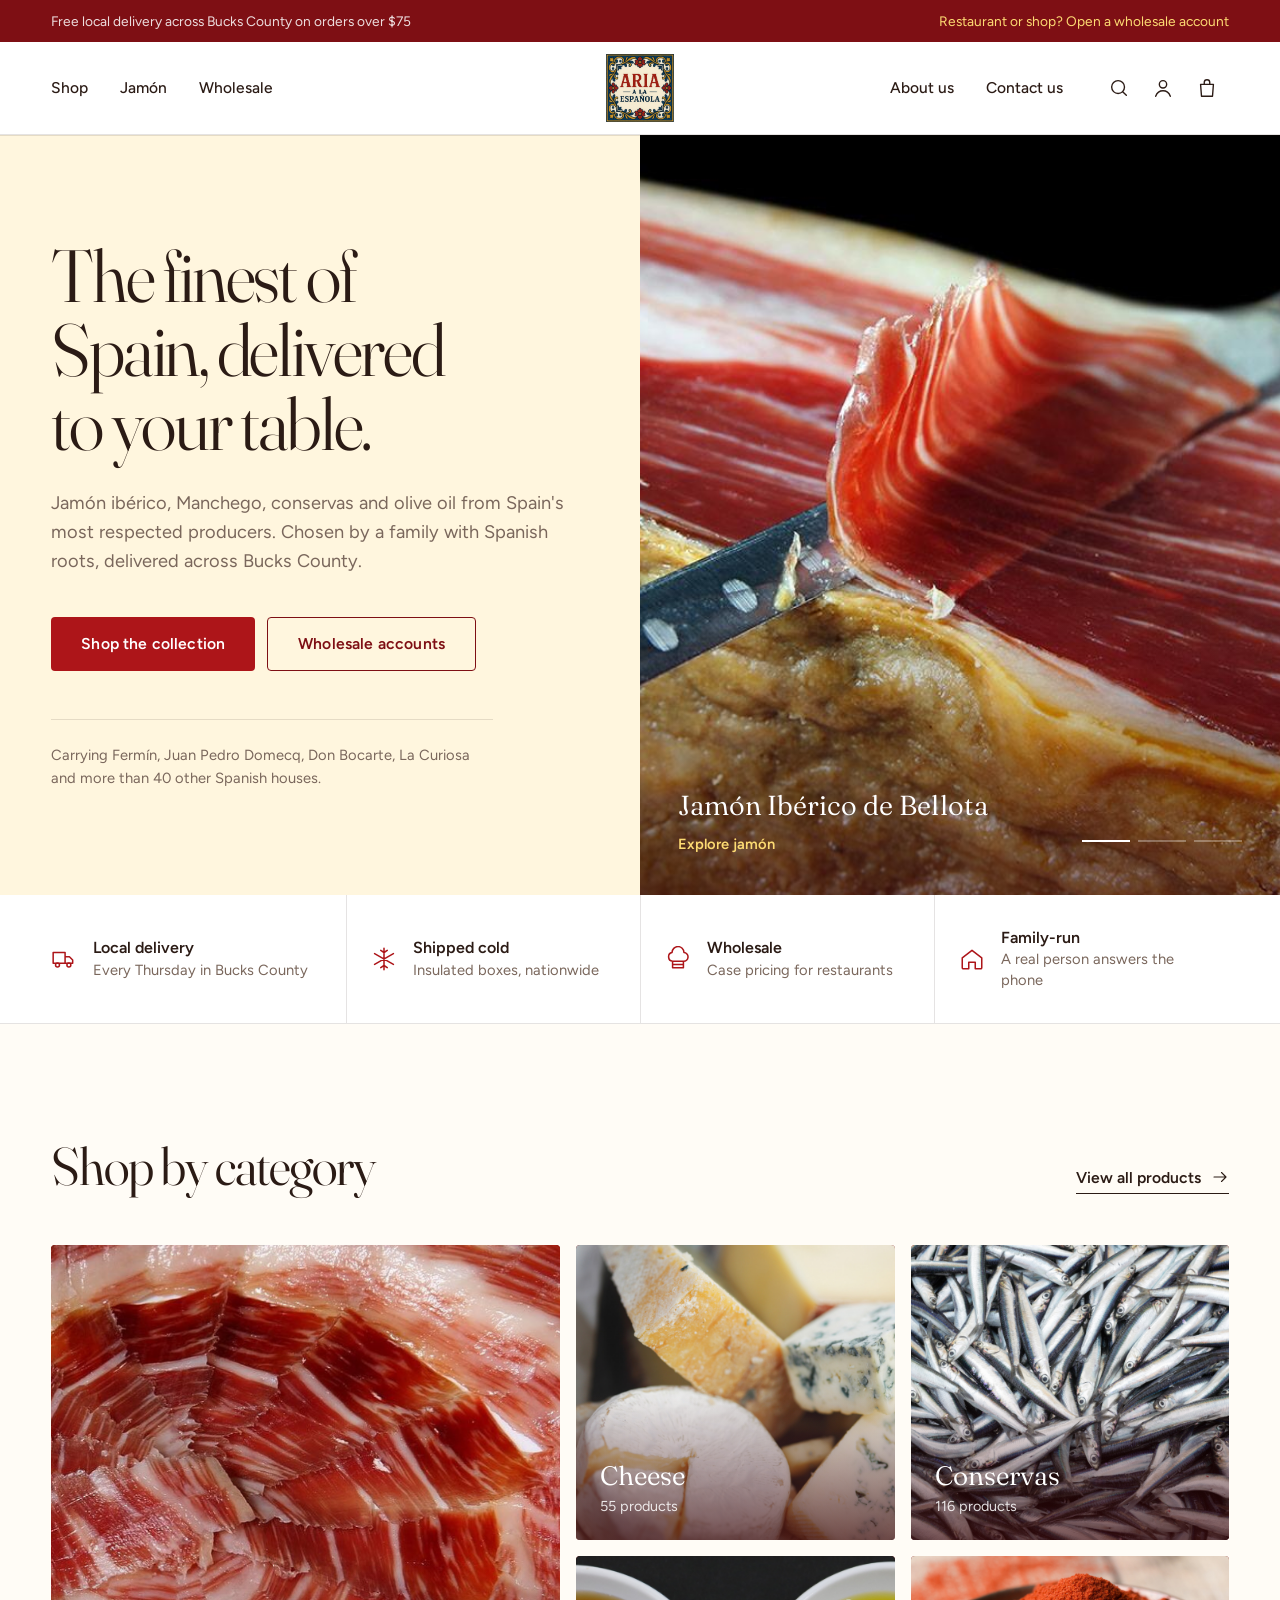
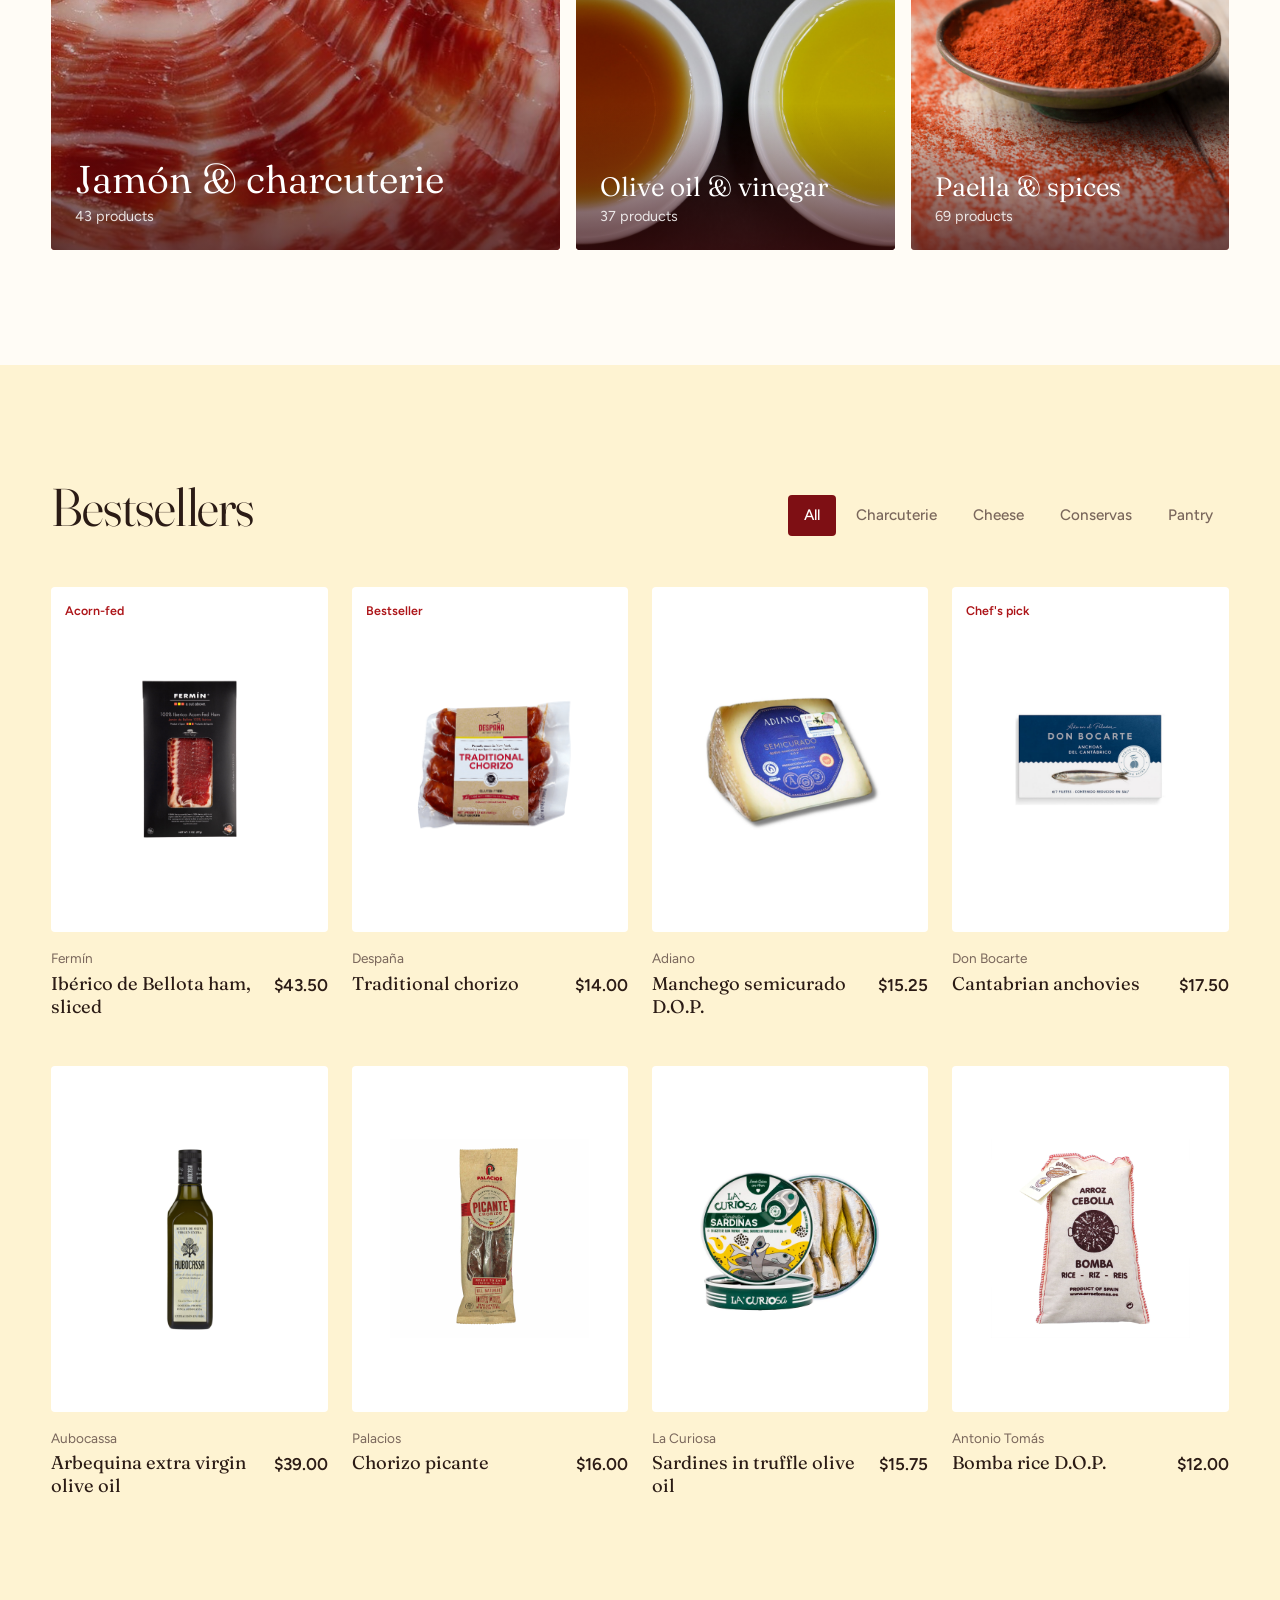
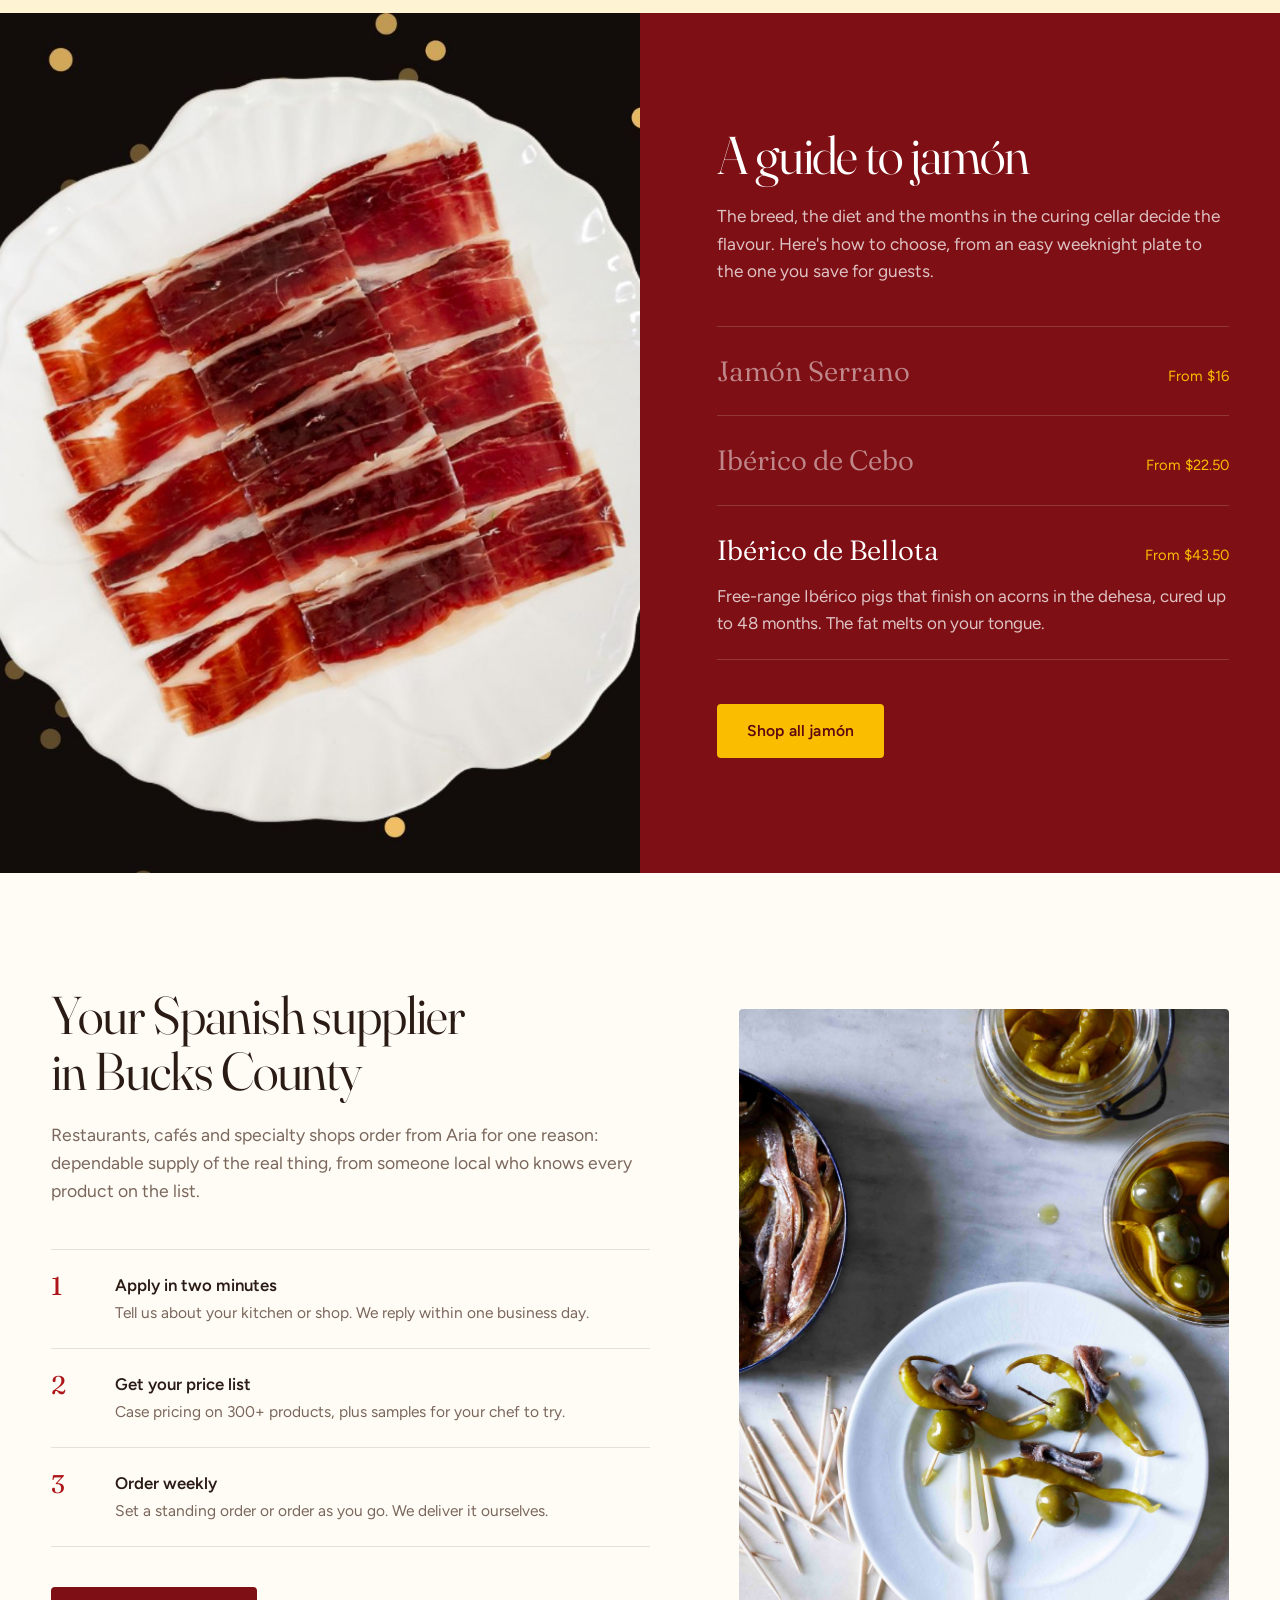
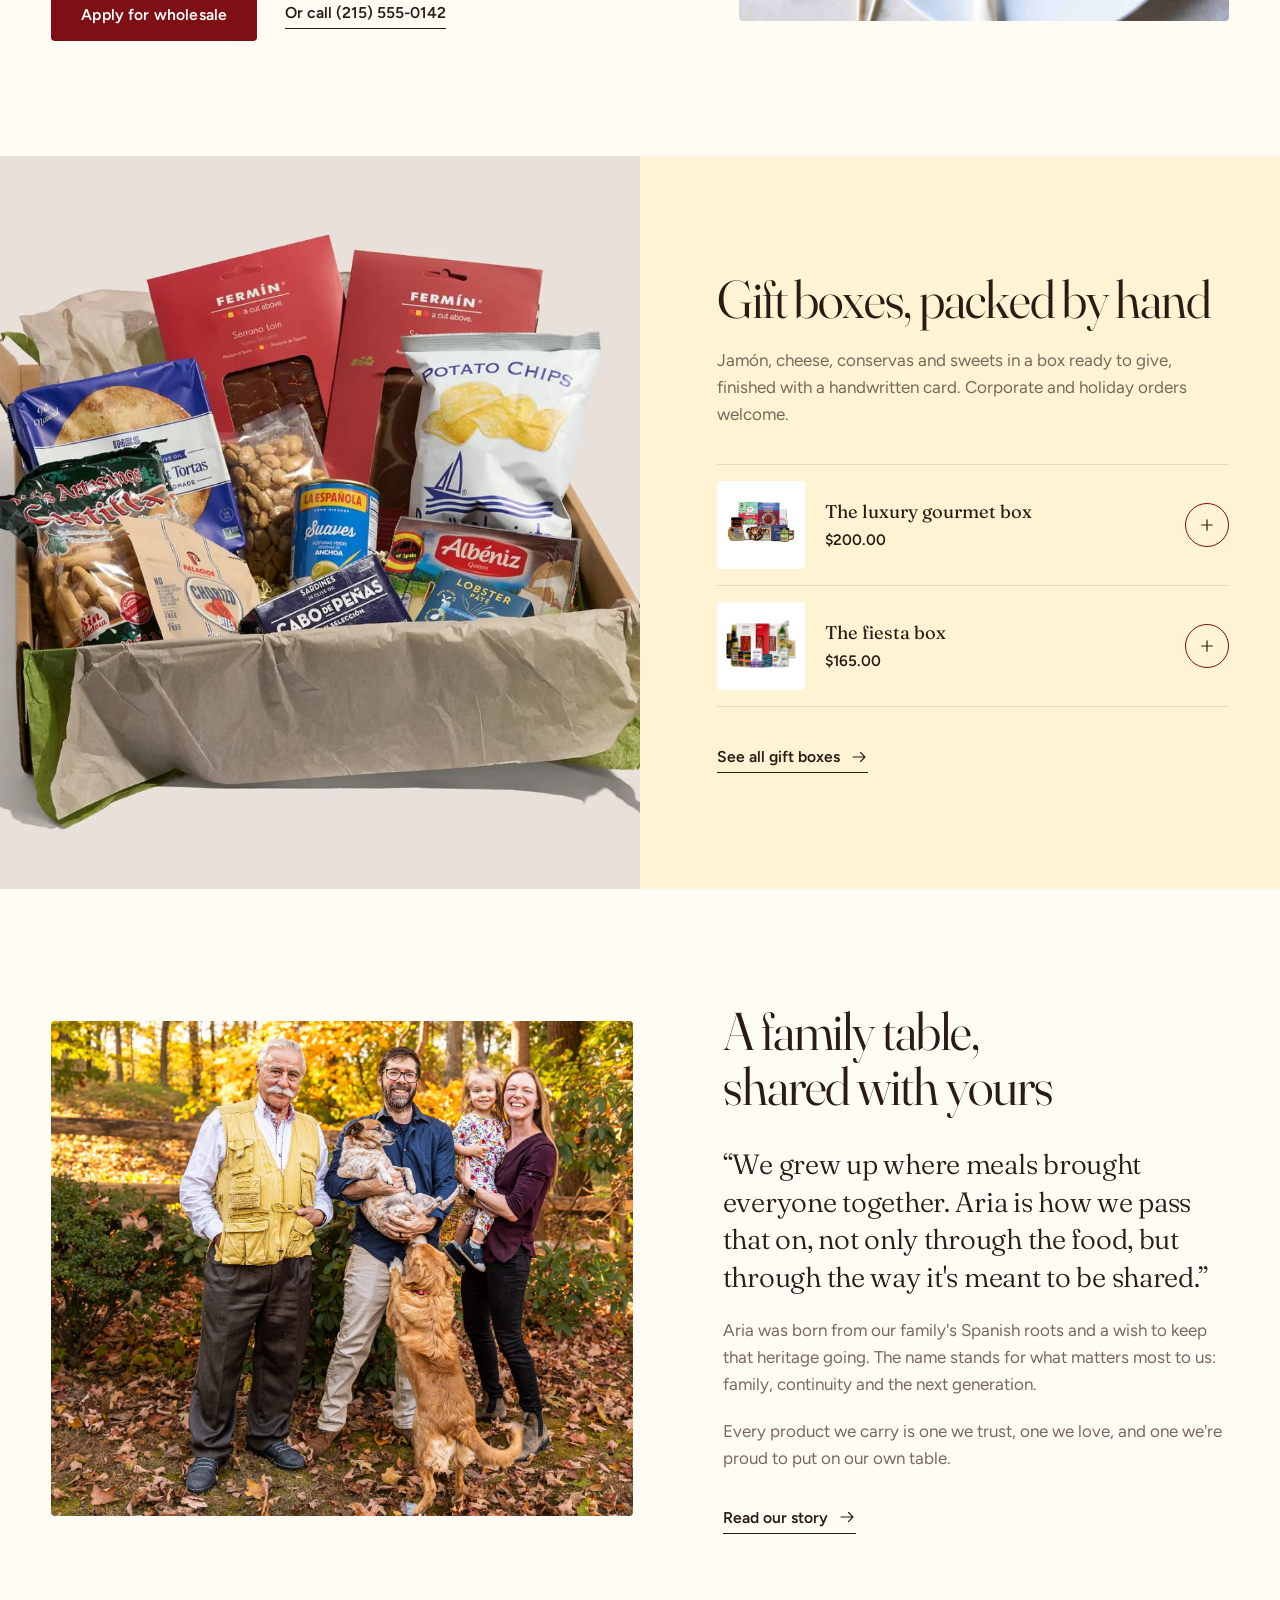
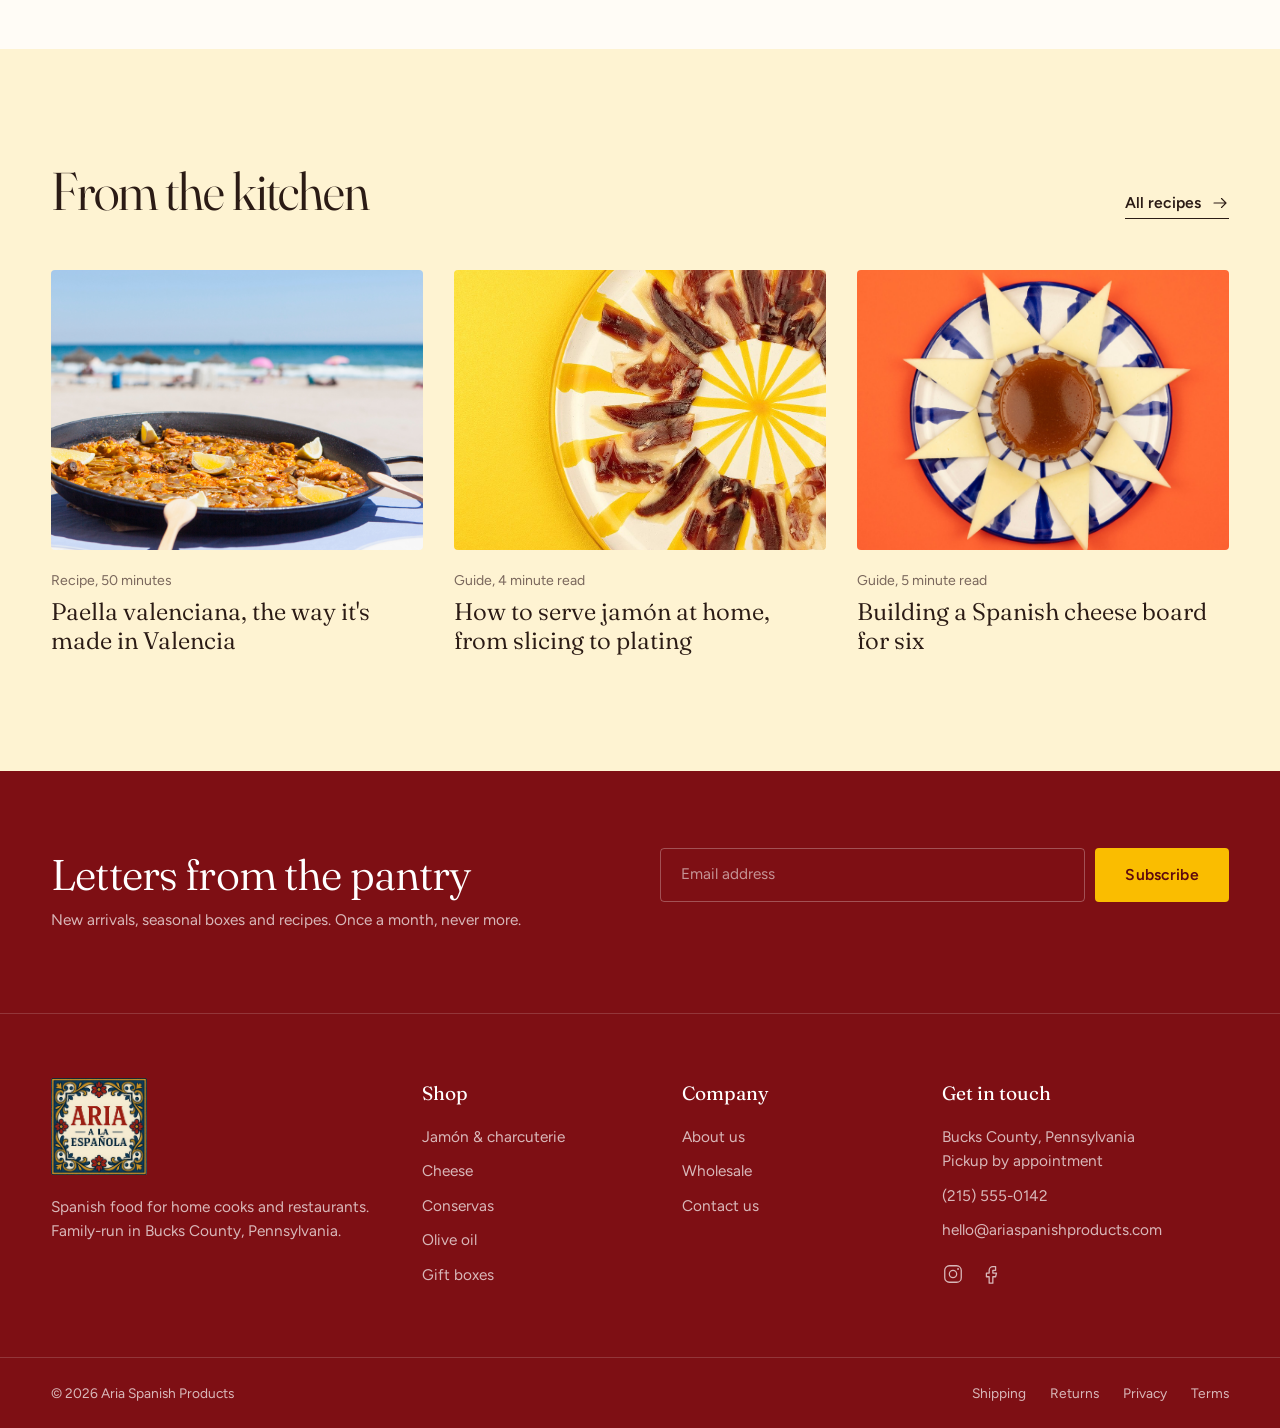
<file: index.html>
<!doctype html>
<html lang="en">
<head>
  <meta charset="utf-8">
  <meta name="viewport" content="width=device-width, initial-scale=1">
  <title>Aria Spanish Products</title>
  <meta http-equiv="refresh" content="0; url=template-1/">
  <link rel="canonical" href="template-1/">
  <script>location.replace("template-1/")</script>
</head>
<body>
  <p><a href="template-1/">Open the Aria Spanish Products website</a></p>
</body>
</html>
</file>
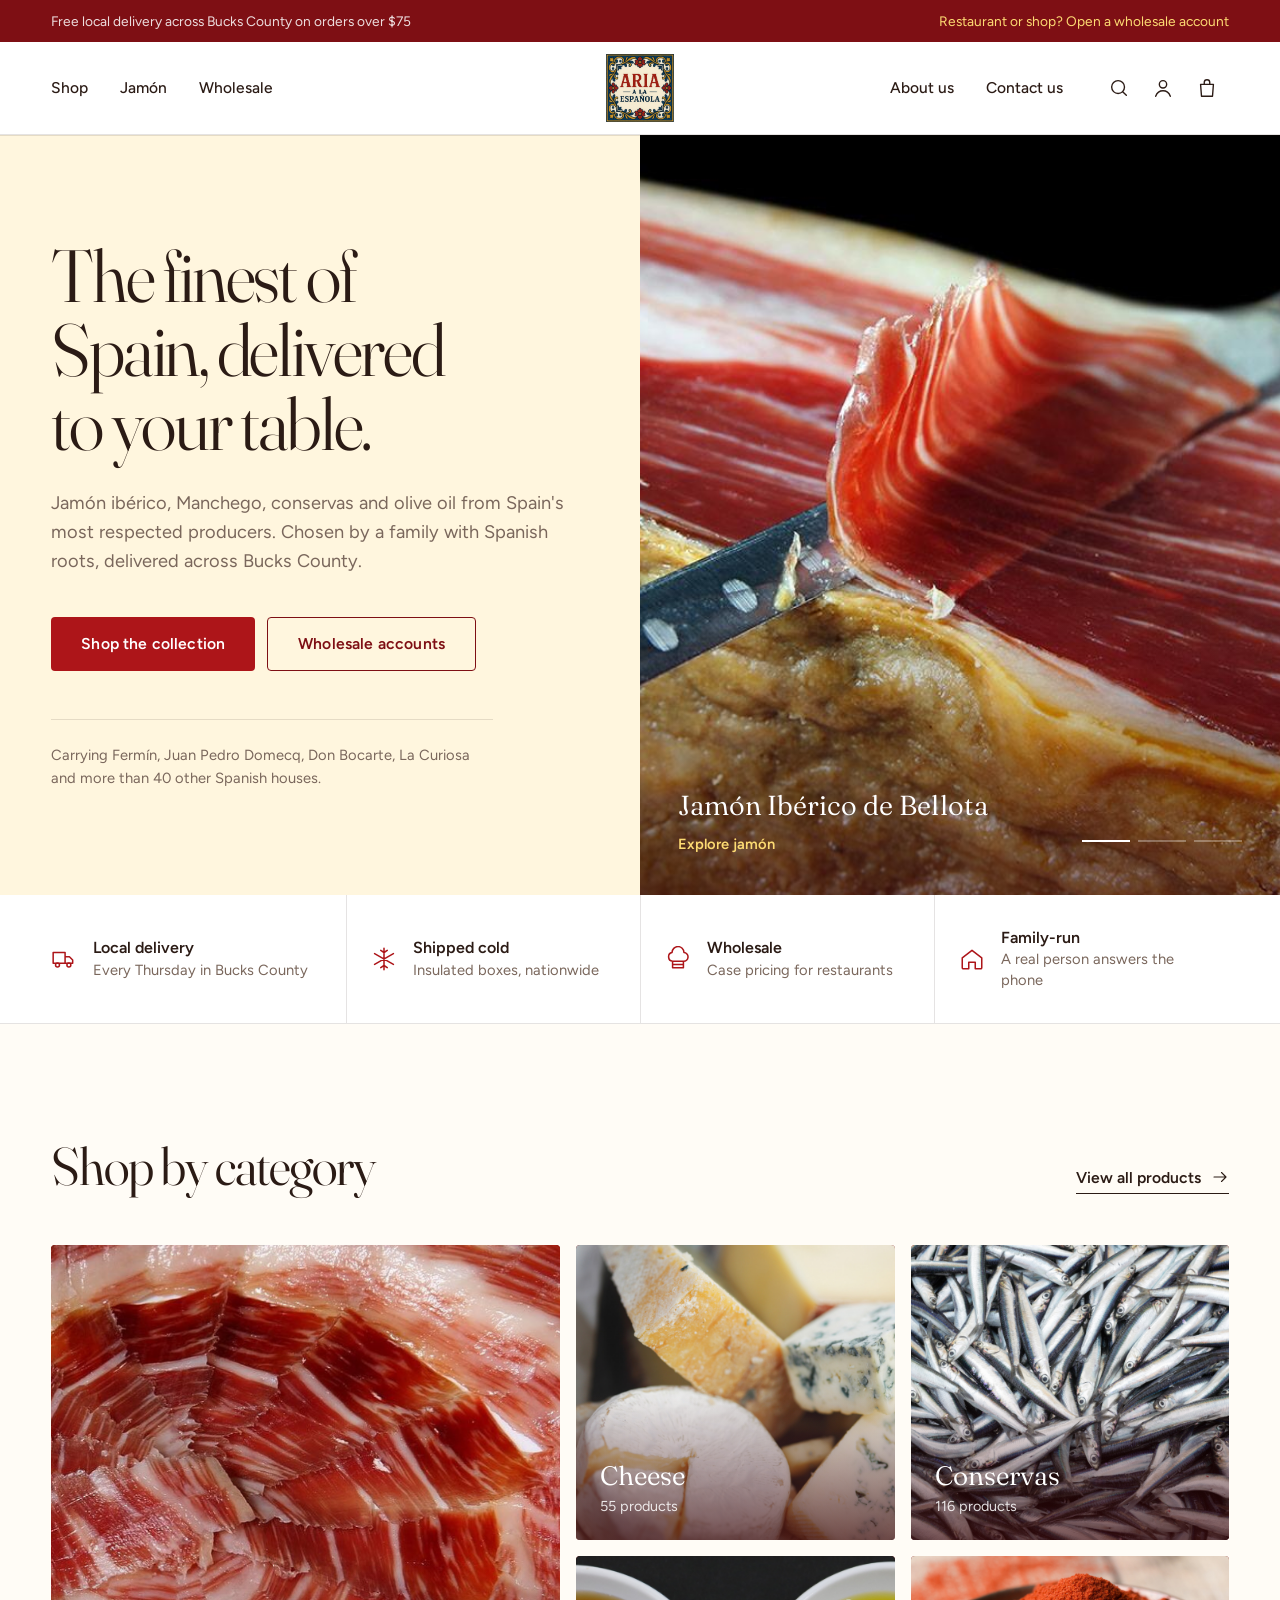
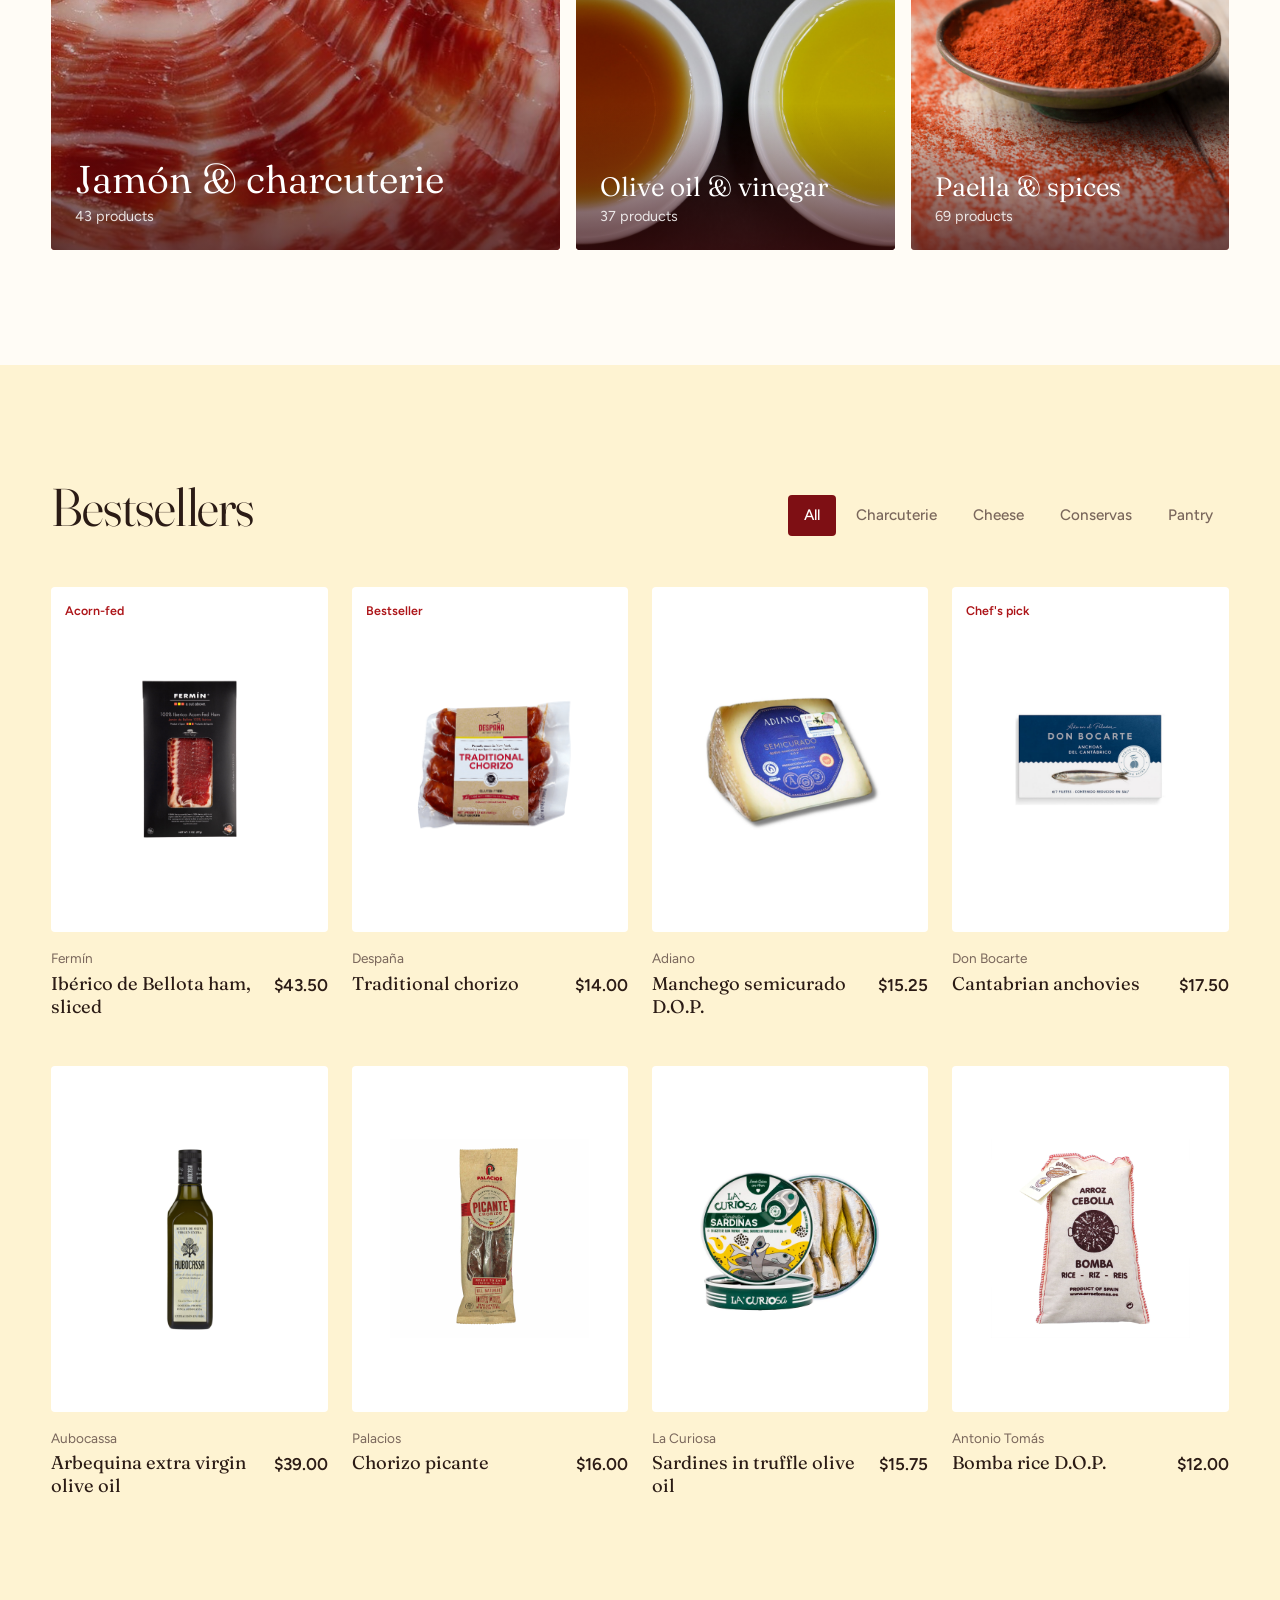
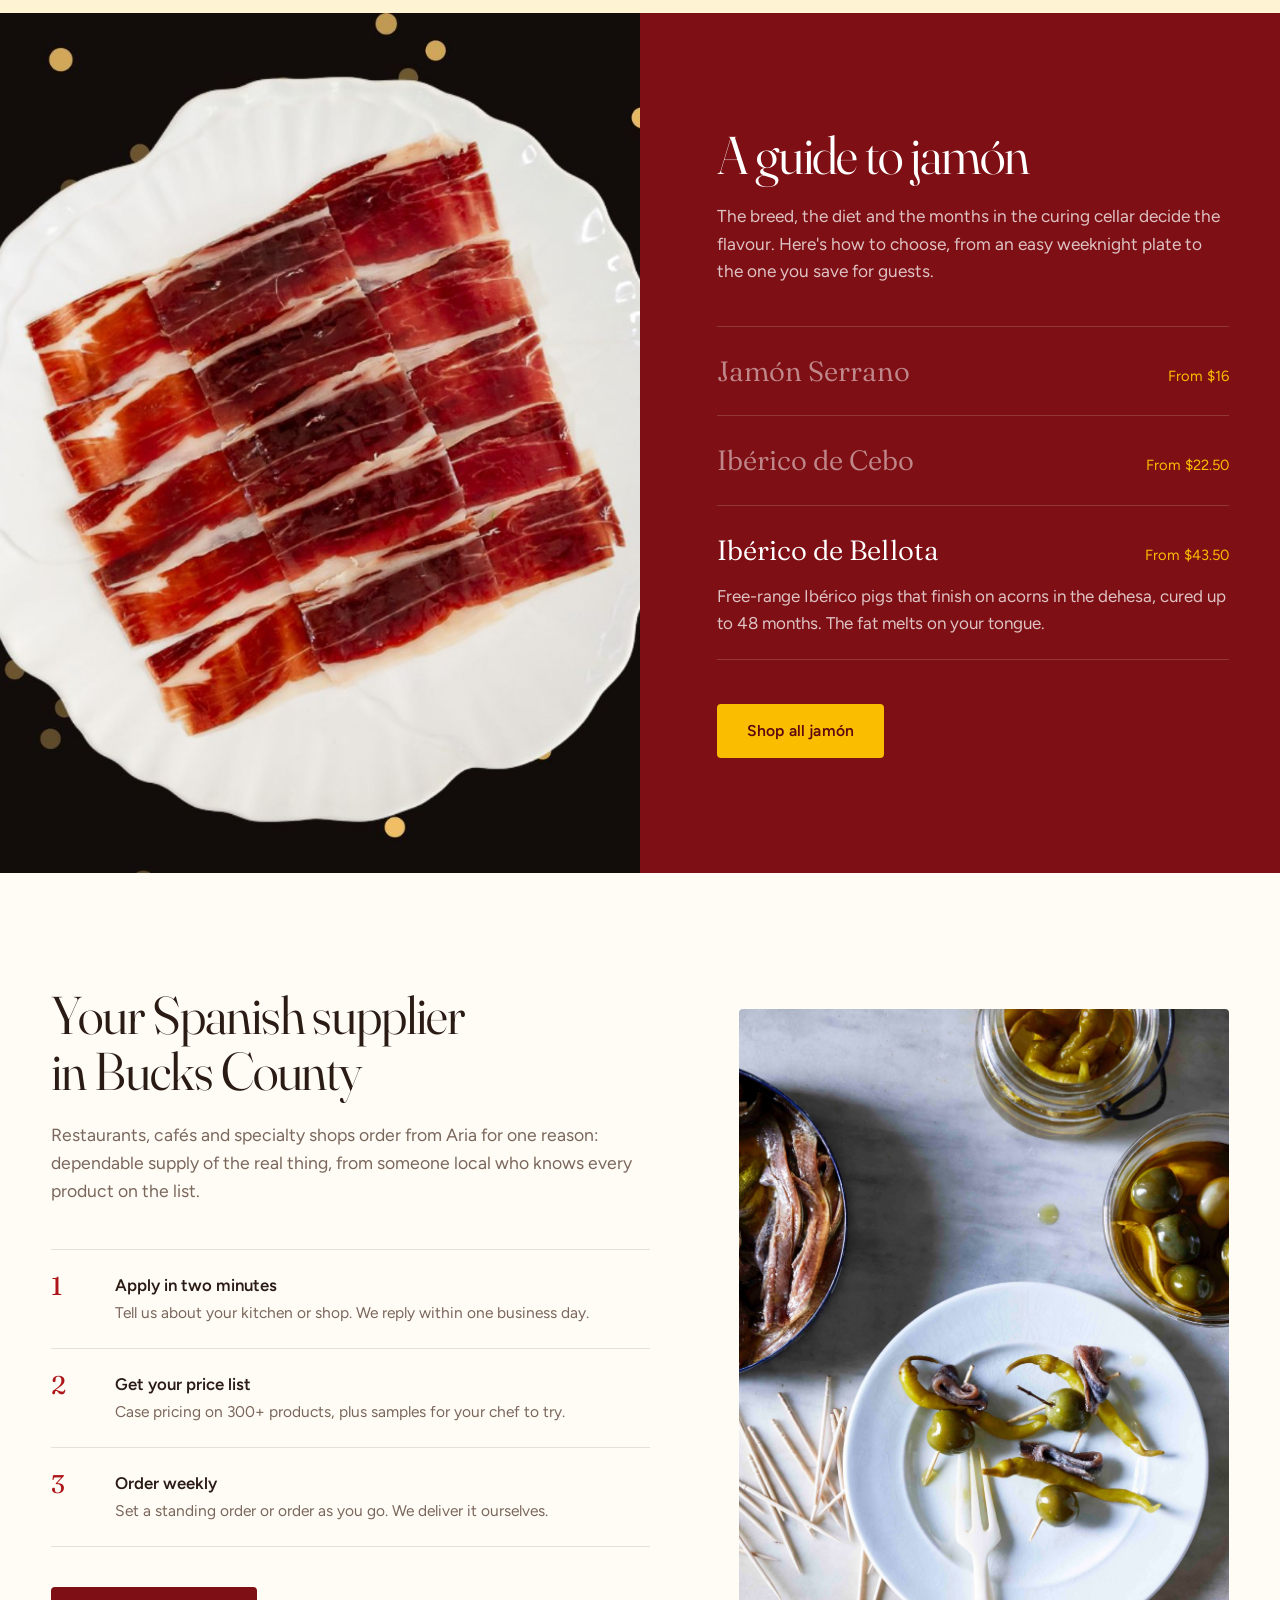
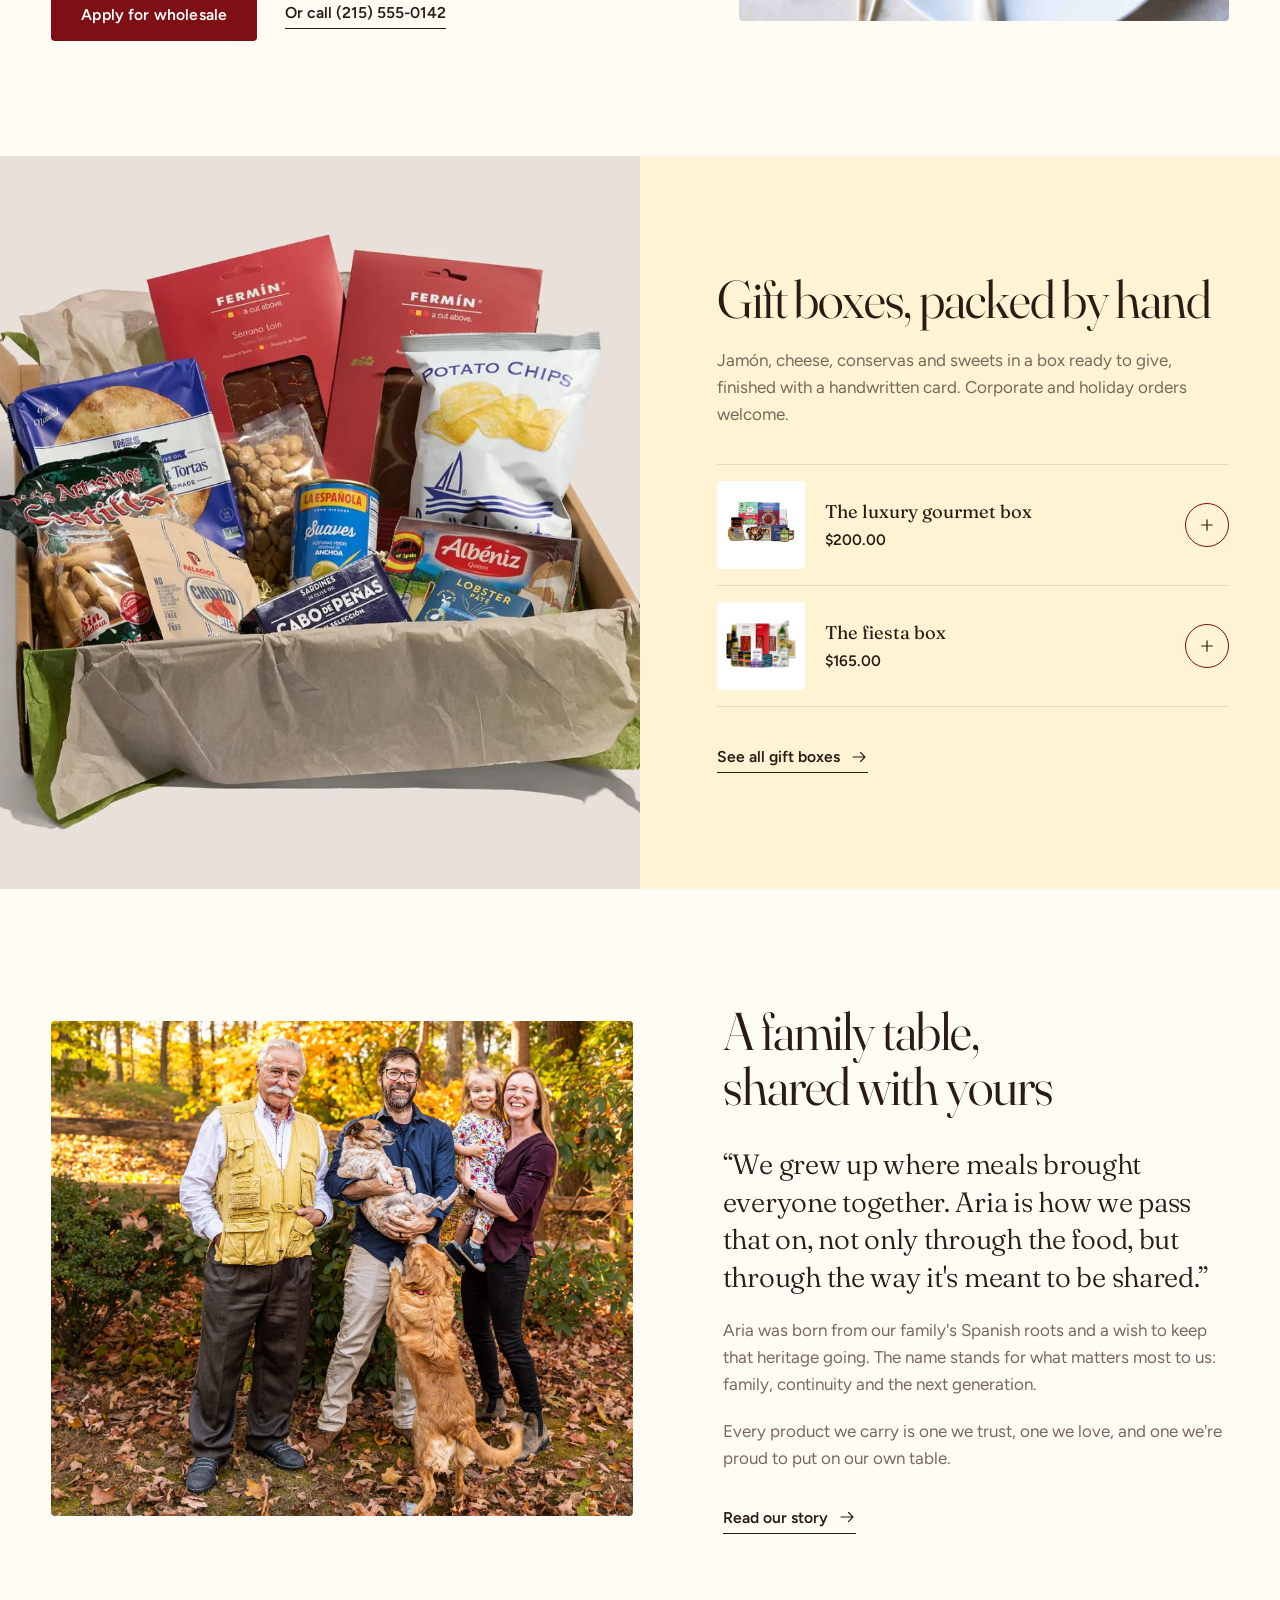
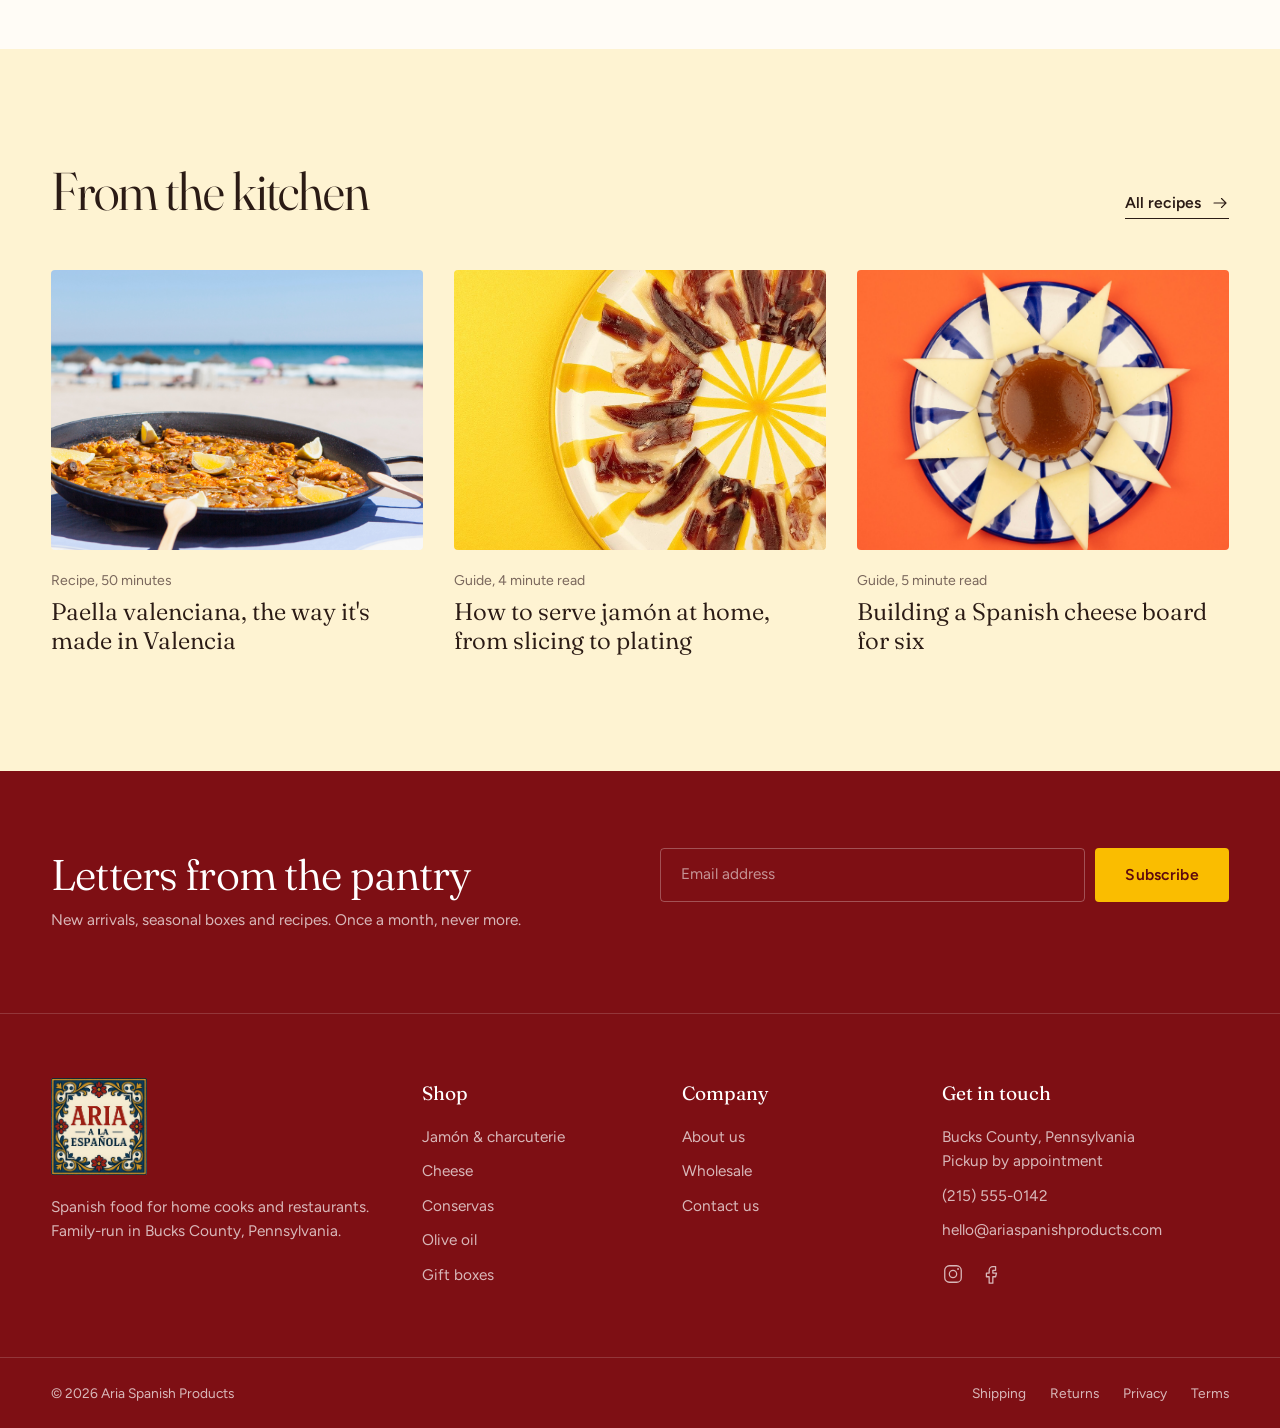
<file: template-1/index.html>
<!doctype html>
<html lang="en">
<head>
  <meta charset="utf-8">
  <meta name="viewport" content="width=device-width, initial-scale=1">
  <title>Aria Spanish Products | The finest of Spain, delivered to your table</title>
  <meta name="description" content="Jamón ibérico, chorizo, Manchego, conservas and olive oil from Spain's finest producers. Delivered across Bucks County and shipped nationwide. Wholesale for restaurants.">
  <link rel="preconnect" href="https://fonts.googleapis.com">
  <link rel="preconnect" href="https://fonts.gstatic.com" crossorigin>
  <link href="https://fonts.googleapis.com/css2?family=Fraunces:opsz,wght@9..144,300..600&family=Figtree:wght@400;500;600;700&display=swap" rel="stylesheet">
  <link rel="stylesheet" href="css/style.css">
  <script>document.documentElement.classList.add("js")</script>
</head>
<body>

<svg width="0" height="0" style="position:absolute" aria-hidden="true">
  <symbol id="i-search" viewBox="0 0 24 24"><circle cx="11" cy="11" r="7" fill="none" stroke="currentColor" stroke-width="1.5"/><path d="M20 20l-4-4" stroke="currentColor" stroke-width="1.5" stroke-linecap="round"/></symbol>
  <symbol id="i-user" viewBox="0 0 24 24"><circle cx="12" cy="8" r="4" fill="none" stroke="currentColor" stroke-width="1.5"/><path d="M4 21c1.5-4 4.5-6 8-6s6.5 2 8 6" fill="none" stroke="currentColor" stroke-width="1.5" stroke-linecap="round"/></symbol>
  <symbol id="i-bag" viewBox="0 0 24 24"><path d="M5 8h14l-1 13H6L5 8z" fill="none" stroke="currentColor" stroke-width="1.5" stroke-linejoin="round"/><path d="M9 8V6a3 3 0 016 0v2" fill="none" stroke="currentColor" stroke-width="1.5"/></symbol>
  <symbol id="i-menu" viewBox="0 0 24 24"><path d="M3 8h18M3 16h18" stroke="currentColor" stroke-width="1.5" stroke-linecap="round"/></symbol>
  <symbol id="i-close" viewBox="0 0 24 24"><path d="M6 6l12 12M18 6L6 18" stroke="currentColor" stroke-width="1.5" stroke-linecap="round"/></symbol>
  <symbol id="i-plus" viewBox="0 0 24 24"><path d="M12 5v14M5 12h14" stroke="currentColor" stroke-width="1.6" stroke-linecap="round"/></symbol>
  <symbol id="i-minus" viewBox="0 0 24 24"><path d="M5 12h14" stroke="currentColor" stroke-width="1.6" stroke-linecap="round"/></symbol>
  <symbol id="i-arrow" viewBox="0 0 24 24"><path d="M4 12h16M14 6l6 6-6 6" fill="none" stroke="currentColor" stroke-width="1.5" stroke-linecap="round" stroke-linejoin="round"/></symbol>
  <symbol id="i-left" viewBox="0 0 24 24"><path d="M15 5l-7 7 7 7" fill="none" stroke="currentColor" stroke-width="1.5" stroke-linecap="round" stroke-linejoin="round"/></symbol>
  <symbol id="i-right" viewBox="0 0 24 24"><path d="M9 5l7 7-7 7" fill="none" stroke="currentColor" stroke-width="1.5" stroke-linecap="round" stroke-linejoin="round"/></symbol>
  <symbol id="i-truck" viewBox="0 0 24 24"><path d="M2 6h11v10H2zM13 10h4l3 3v3h-7" fill="none" stroke="currentColor" stroke-width="1.4" stroke-linejoin="round"/><circle cx="6" cy="17.5" r="1.8" fill="none" stroke="currentColor" stroke-width="1.4"/><circle cx="16.5" cy="17.5" r="1.8" fill="none" stroke="currentColor" stroke-width="1.4"/></symbol>
  <symbol id="i-snow" viewBox="0 0 24 24"><path d="M12 2v20M3.3 7l17.4 10M3.3 17L20.7 7M9 4l3 2 3-2M9 20l3-2 3 2" fill="none" stroke="currentColor" stroke-width="1.4" stroke-linecap="round" stroke-linejoin="round"/></symbol>
  <symbol id="i-chef" viewBox="0 0 24 24"><path d="M7 14v6h10v-6M7 14a4 4 0 01-.5-7.9A5 5 0 0117.5 6 4 4 0 0117 14H7zM7 17h10" fill="none" stroke="currentColor" stroke-width="1.4" stroke-linejoin="round"/></symbol>
  <symbol id="i-home" viewBox="0 0 24 24"><path d="M3 11l9-7 9 7v9a1 1 0 01-1 1h-5v-6H9v6H4a1 1 0 01-1-1z" fill="none" stroke="currentColor" stroke-width="1.4" stroke-linejoin="round"/></symbol>
  <symbol id="i-check" viewBox="0 0 24 24"><path d="M5 12.5l4.5 4.5L19 7.5" fill="none" stroke="currentColor" stroke-width="1.7" stroke-linecap="round" stroke-linejoin="round"/></symbol>
  <symbol id="i-pin" viewBox="0 0 24 24"><path d="M12 21s7-6.2 7-11.5A7 7 0 005 9.5C5 14.8 12 21 12 21z" fill="none" stroke="currentColor" stroke-width="1.4"/><circle cx="12" cy="9.5" r="2.5" fill="none" stroke="currentColor" stroke-width="1.4"/></symbol>
  <symbol id="i-ig" viewBox="0 0 24 24"><rect x="3" y="3" width="18" height="18" rx="5" fill="none" stroke="currentColor" stroke-width="1.4"/><circle cx="12" cy="12" r="4" fill="none" stroke="currentColor" stroke-width="1.4"/><circle cx="17.5" cy="6.5" r="1" fill="currentColor"/></symbol>
  <symbol id="i-fb" viewBox="0 0 24 24"><path d="M14 8h3V4h-3a4 4 0 00-4 4v3H7v4h3v7h4v-7h3l1-4h-4V8z" fill="none" stroke="currentColor" stroke-width="1.4" stroke-linejoin="round"/></symbol>
</svg>

<a class="skip" href="#main">Skip to content</a>

<div class="announce">
  <div class="wrap announce__in">
    <p>Free local delivery across Bucks County on orders over $75</p>
    <a href="wholesale.html">Restaurant or shop? Open a wholesale account</a>
  </div>
</div>

<header class="header" id="header">
  <div class="wrap header__in">
    <button class="icon-btn header__burger" aria-label="Open menu" aria-controls="drawer-nav"><svg><use href="#i-menu"/></svg></button>

    <nav class="nav nav--left" aria-label="Shop">
      <div class="nav__item nav__item--mega">
        <a href="shop.html" class="nav__link">Shop</a>
        <div class="mega">
          <div class="wrap mega__in">
            <div class="mega__group">
              <p class="mega__title">Categories</p>
              <a href="category.html">Jamón &amp; charcuterie</a>
              <a href="shop.html">Cheese</a>
              <a href="shop.html">Conservas &amp; seafood</a>
              <a href="shop.html">Olive oil &amp; vinegar</a>
              <a href="shop.html">Paella &amp; rice</a>
              <a href="shop.html">Pantry &amp; olives</a>
              <a href="shop.html">Sweets &amp; turrón</a>
            </div>
            <div class="mega__group">
              <p class="mega__title">Collections</p>
              <a href="shop.html">Bestsellers</a>
              <a href="shop.html">New arrivals</a>
              <a href="shop.html">Gift boxes</a>
              <a href="shop.html">Tapas night</a>
              <a href="shop.html">Paella essentials</a>
              <a href="shop.html" class="mega__all">Shop everything</a>
            </div>
            <a href="shop.html" class="mega__feature">
              <img src="../assets/images/lifestyle/world-paella-day.png" alt="Paella cooked over an open fire on the beach">
              <span><strong>Paella essentials</strong>Bomba rice, saffron and wood-fired broth</span>
            </a>
            <a href="shop.html" class="mega__feature">
              <img src="../assets/images/lifestyle/tinned-specialties.jpg" alt="Open tin of mussels on illustrated wrapping">
              <span><strong>Conservas</strong>The tins Spain saves for special occasions</span>
            </a>
          </div>
        </div>
      </div>
      <a href="#jamon" class="nav__link">Jamón</a>
      <a href="wholesale.html" class="nav__link">Wholesale</a>
    </nav>

    <a href="index.html" class="logo" aria-label="Aria a la Española, home">
      <img src="../assets/images/brand/logo-tile.png" alt="Aria a la Española" width="422" height="425">
    </a>

    <div class="header__right">
      <nav class="nav" aria-label="Company">
        <a href="about.html" class="nav__link">About us</a>
        <a href="contact.html" class="nav__link">Contact us</a>
      </nav>
      <div class="header__actions">
        <button class="icon-btn" aria-label="Search"><svg><use href="#i-search"/></svg></button>
        <a class="icon-btn hide-md" href="#" aria-label="Account"><svg><use href="#i-user"/></svg></a>
        <button class="icon-btn cart-btn" aria-label="Open basket" data-cart-open>
          <svg><use href="#i-bag"/></svg><span class="cart-btn__count" data-cart-count data-empty>0</span>
        </button>
      </div>
    </div>
  </div>
</header>

<div class="drawer drawer--left" id="drawer-nav" aria-hidden="true">
  <div class="drawer__panel">
    <div class="drawer__head">
      <img class="drawer__logo" src="../assets/images/brand/logo-tile.png" alt="Aria a la Española">
      <button class="icon-btn" data-drawer-close aria-label="Close menu"><svg><use href="#i-close"/></svg></button>
    </div>
    <nav class="mnav" aria-label="Mobile">
      <a href="shop.html">Shop all</a>
      <a href="#jamon">Jamón</a>
      <a href="wholesale.html">Wholesale</a>
      <a href="about.html">About us</a>
      
      <a href="contact.html">Contact us</a>
    </nav>
    <p class="mnav__foot">Local delivery every Thursday across Bucks County.</p>
  </div>
</div>

<main id="main">

  <!-- HERO -->
  <section class="hero" aria-labelledby="hero-title">
    <div class="hero__copy">
      <div class="hero__copy-in">
        <h1 id="hero-title" class="hero__title">The finest of Spain, delivered to your table.</h1>
        <p class="hero__lede">Jamón ibérico, Manchego, conservas and olive oil from Spain's most respected producers. Chosen by a family with Spanish roots, delivered across Bucks County.</p>
        <div class="hero__ctas">
          <a href="shop.html" class="btn btn--red">Shop the collection</a>
          <a href="wholesale.html" class="btn btn--line">Wholesale accounts</a>
        </div>
        <p class="hero__note">Carrying Fermín, Juan Pedro Domecq, Don Bocarte, La Curiosa and more than 40 other Spanish houses.</p>
      </div>
    </div>

    <div class="hero__media" data-slider>
      <figure class="hero__slide hero__slide--crop is-active">
        <img src="../assets/images/lifestyle/iberico-hams.jpg" alt="Jamón ibérico being carved by hand">
        <figcaption><span>Jamón Ibérico de Bellota</span><a href="#jamon">Explore jamón</a></figcaption>
      </figure>
      <figure class="hero__slide">
        <img src="../assets/images/lifestyle/rice-pastas-paellas.png" alt="A paella pan held up over a field in Valencia" loading="lazy">
        <figcaption><span>Paella from Valencia</span><a href="shop.html">Shop paella essentials</a></figcaption>
      </figure>
      <figure class="hero__slide">
        <img src="../assets/images/lifestyle/gilda-ingredients.jpg" alt="Gildas with anchovies, olives and guindilla peppers" loading="lazy">
        <figcaption><span>Conservas from the Cantabrian coast</span><a href="shop.html">Shop conservas</a></figcaption>
      </figure>
      <div class="hero__bars" role="tablist" aria-label="Hero slides">
        <button role="tab" aria-label="Slide 1" aria-selected="true"><span></span></button>
        <button role="tab" aria-label="Slide 2" aria-selected="false"><span></span></button>
        <button role="tab" aria-label="Slide 3" aria-selected="false"><span></span></button>
      </div>
    </div>
  </section>

  <!-- SERVICE BAR -->
  <section class="service" aria-label="How we serve you">
    <ul class="wrap service__in">
      <li><svg><use href="#i-truck"/></svg><span><strong>Local delivery</strong>Every Thursday in Bucks County</span></li>
      <li><svg><use href="#i-snow"/></svg><span><strong>Shipped cold</strong>Insulated boxes, nationwide</span></li>
      <li><svg><use href="#i-chef"/></svg><span><strong>Wholesale</strong>Case pricing for restaurants</span></li>
      <li><svg><use href="#i-home"/></svg><span><strong>Family-run</strong>A real person answers the phone</span></li>
    </ul>
  </section>

  <!-- CATEGORIES -->
  <section class="section" aria-labelledby="cats-title">
    <div class="wrap">
      <div class="sec-head">
        <h2 id="cats-title" class="h2">Shop by category</h2>
        <a href="shop.html" class="link">View all products <svg><use href="#i-arrow"/></svg></a>
      </div>
      <div class="bento">
        <a href="category.html" class="tile tile--lg">
          <img src="../assets/images/lifestyle/meats.png" alt="" loading="lazy">
          <span class="tile__label"><span class="tile__name">Jamón &amp; charcuterie</span><span class="tile__count">43 products</span></span>
          <span class="tile__go"><svg><use href="#i-arrow"/></svg></span>
        </a>
        <a href="shop.html" class="tile">
          <img src="../assets/images/lifestyle/a7-cheese.png" alt="" loading="lazy">
          <span class="tile__label"><span class="tile__name">Cheese</span><span class="tile__count">55 products</span></span>
          <span class="tile__go"><svg><use href="#i-arrow"/></svg></span>
        </a>
        <a href="shop.html" class="tile">
          <img src="../assets/images/lifestyle/seafood.png" alt="" loading="lazy">
          <span class="tile__label"><span class="tile__name">Conservas</span><span class="tile__count">116 products</span></span>
          <span class="tile__go"><svg><use href="#i-arrow"/></svg></span>
        </a>
        <a href="shop.html" class="tile">
          <img src="../assets/images/lifestyle/a-olive-oils-vinegar.png" alt="" loading="lazy">
          <span class="tile__label"><span class="tile__name">Olive oil &amp; vinegar</span><span class="tile__count">37 products</span></span>
          <span class="tile__go"><svg><use href="#i-arrow"/></svg></span>
        </a>
        <a href="shop.html" class="tile">
          <img src="../assets/images/lifestyle/spices-seasonings-dry-peppers.png" alt="" loading="lazy">
          <span class="tile__label"><span class="tile__name">Paella &amp; spices</span><span class="tile__count">69 products</span></span>
          <span class="tile__go"><svg><use href="#i-arrow"/></svg></span>
        </a>
      </div>
    </div>
  </section>

  <!-- BESTSELLERS -->
  <section class="section section--tint" aria-labelledby="best-title">
    <div class="wrap">
      <div class="sec-head">
        <h2 id="best-title" class="h2">Bestsellers</h2>
        <div class="tabs" role="tablist" aria-label="Filter bestsellers">
          <button role="tab" aria-selected="true" data-filter="all">All</button>
          <button role="tab" aria-selected="false" data-filter="charcuterie">Charcuterie</button>
          <button role="tab" aria-selected="false" data-filter="cheese">Cheese</button>
          <button role="tab" aria-selected="false" data-filter="seafood">Conservas</button>
          <button role="tab" aria-selected="false" data-filter="pantry">Pantry</button>
        </div>
      </div>
      <ul class="products" id="product-grid" aria-live="polite"></ul>
    </div>
  </section>

  <!-- JAMÓN GUIDE -->
  <section class="jamon" id="jamon" aria-labelledby="jamon-title">
    <figure class="jamon__media">
      <img id="grade-img" src="../assets/images/lifestyle/gifts-for-the-entertainer.jpg" alt="A plate of hand-carved jamón ibérico de bellota" loading="lazy">
    </figure>
    <div class="jamon__copy">
      <h2 id="jamon-title" class="h2">A guide to jamón</h2>
      <p class="jamon__lede">The breed, the diet and the months in the curing cellar decide the flavour. Here's how to choose, from an easy weeknight plate to the one you save for guests.</p>
      <div class="grades" role="tablist" aria-label="Grades of jamón">
        <button class="grade" role="tab" aria-selected="false" data-grade="serrano">
          <span class="grade__name">Jamón Serrano</span>
          <span class="grade__price">From $16</span>
          <span class="grade__desc">White-breed pigs, salt-cured in mountain air for 12 to 24 months. Clean, savoury and right for every day.</span>
        </button>
        <button class="grade" role="tab" aria-selected="false" data-grade="cebo">
          <span class="grade__name">Ibérico de Cebo</span>
          <span class="grade__price">From $22.50</span>
          <span class="grade__desc">Black Ibérico pigs raised on grain and cured for at least 24 months. Deeper marbling and a nutty finish.</span>
        </button>
        <button class="grade" role="tab" aria-selected="true" data-grade="bellota">
          <span class="grade__name">Ibérico de Bellota</span>
          <span class="grade__price">From $43.50</span>
          <span class="grade__desc">Free-range Ibérico pigs that finish on acorns in the dehesa, cured up to 48 months. The fat melts on your tongue.</span>
        </button>
      </div>
      <a href="shop.html" class="btn btn--gold">Shop all jamón</a>
    </div>
  </section>

  <!-- WHOLESALE -->
  <section class="section wholesale" id="wholesale" aria-labelledby="ws-title">
    <div class="wrap wholesale__in">
      <div class="wholesale__copy">
        <h2 id="ws-title" class="h2">Your Spanish supplier in Bucks County</h2>
        <p class="wholesale__lede">Restaurants, cafés and specialty shops order from Aria for one reason: dependable supply of the real thing, from someone local who knows every product on the list.</p>
        <ol class="steps">
          <li><span class="steps__n">1</span><div><strong>Apply in two minutes</strong><p>Tell us about your kitchen or shop. We reply within one business day.</p></div></li>
          <li><span class="steps__n">2</span><div><strong>Get your price list</strong><p>Case pricing on 300+ products, plus samples for your chef to try.</p></div></li>
          <li><span class="steps__n">3</span><div><strong>Order weekly</strong><p>Set a standing order or order as you go. We deliver it ourselves.</p></div></li>
        </ol>
        <div class="wholesale__ctas">
          <a href="wholesale.html" class="btn btn--navy">Apply for wholesale</a>
          <a href="tel:+12155550142" class="link">Or call (215) 555-0142</a>
        </div>
      </div>
      <figure class="wholesale__media">
        <img src="../assets/images/lifestyle/gilda-ingredients.jpg" alt="Gildas plated on a marble counter with anchovies and olives" loading="lazy">
      </figure>
    </div>
  </section>

  <!-- GIFTS -->
  <section class="gifts" aria-labelledby="gifts-title">
    <figure class="gifts__media"><img src="../assets/images/lifestyle/gift-cards-baskets.jpg" alt="An open gift box full of Spanish groceries" loading="lazy"></figure>
    <div class="gifts__copy">
      <h2 id="gifts-title" class="h2">Gift boxes, packed by hand</h2>
      <p>Jamón, cheese, conservas and sweets in a box ready to give, finished with a handwritten card. Corporate and holiday orders welcome.</p>
      <ul class="gifts__list" id="gift-grid"></ul>
      <a href="shop.html" class="link">See all gift boxes <svg><use href="#i-arrow"/></svg></a>
    </div>
  </section>

  <!-- STORY -->
  <section class="section story" id="story" aria-labelledby="story-title">
    <div class="wrap story__in">
      <figure class="story__media">
        <img src="../assets/images/brand/family.jpg" alt="Three generations of the Aria family with their dogs, outdoors in autumn" loading="lazy">
      </figure>
      <div class="story__copy">
        <h2 id="story-title" class="h2">A family table, shared with yours</h2>
        <blockquote class="story__quote">“We grew up where meals brought everyone together. Aria is how we pass that on, not only through the food, but through the way it's meant to be shared.”</blockquote>
        <p>Aria was born from our family's Spanish roots and a wish to keep that heritage going. The name stands for what matters most to us: family, continuity and the next generation.</p>
        <p>Every product we carry is one we trust, one we love, and one we're proud to put on our own table.</p>
        <a href="about.html" class="link">Read our story <svg><use href="#i-arrow"/></svg></a>
      </div>
    </div>
  </section>

  <!-- JOURNAL -->
  <section class="section section--tint" id="journal" aria-labelledby="journal-title">
    <div class="wrap">
      <div class="sec-head">
        <h2 id="journal-title" class="h2">From the kitchen</h2>
        <a href="#" class="link">All recipes <svg><use href="#i-arrow"/></svg></a>
      </div>
      <ul class="posts">
        <li><a href="#" class="post">
          <span class="post__img"><img src="../assets/images/lifestyle/world-paella-day.png" alt="" loading="lazy"></span>
          <span class="post__meta">Recipe, 50 minutes</span>
          <span class="post__title">Paella valenciana, the way it's made in Valencia</span></a></li>
        <li><a href="#" class="post">
          <span class="post__img"><img src="../assets/images/lifestyle/jamon-bellota.jpg" alt="" loading="lazy"></span>
          <span class="post__meta">Guide, 4 minute read</span>
          <span class="post__title">How to serve jamón at home, from slicing to plating</span></a></li>
        <li><a href="#" class="post">
          <span class="post__img"><img src="../assets/images/lifestyle/discover-the-flavors-of-andalucia.jpg" alt="" loading="lazy"></span>
          <span class="post__meta">Guide, 5 minute read</span>
          <span class="post__title">Building a Spanish cheese board for six</span></a></li>
      </ul>
    </div>
  </section>
</main>

<footer class="footer">
  <div class="wrap footer__news">
    <div>
      <h2 class="footer__title">Letters from the pantry</h2>
      <p>New arrivals, seasonal boxes and recipes. Once a month, never more.</p>
    </div>
    <form class="news" data-news>
      <label for="news-email" class="sr-only">Email address</label>
      <input id="news-email" type="email" placeholder="Email address" required>
      <button class="btn btn--gold" type="submit">Subscribe</button>
      <p class="news__msg" role="status"></p>
    </form>
  </div>
  <div class="wrap footer__top">
    <div class="footer__brand">
      <img src="../assets/images/brand/logo-tile.png" alt="Aria a la Española" width="96" height="97">
      <p>Spanish food for home cooks and restaurants. Family-run in Bucks County, Pennsylvania.</p>
    </div>
    <div class="footer__col">
      <h3>Shop</h3>
      <a href="category.html">Jamón &amp; charcuterie</a><a href="shop.html">Cheese</a><a href="shop.html">Conservas</a><a href="shop.html">Olive oil</a><a href="shop.html">Gift boxes</a>
    </div>
    <div class="footer__col">
      <h3>Company</h3>
      <a href="about.html">About us</a><a href="wholesale.html">Wholesale</a><a href="contact.html">Contact us</a>
    </div>
    <div class="footer__col">
      <h3>Get in touch</h3>
      <p>Bucks County, Pennsylvania<br>Pickup by appointment</p>
      <a href="tel:+12155550142">(215) 555-0142</a>
      <a href="mailto:hello@ariaspanishproducts.com">hello@ariaspanishproducts.com</a>
      <div class="footer__social">
        <a href="#" aria-label="Instagram"><svg><use href="#i-ig"/></svg></a>
        <a href="#" aria-label="Facebook"><svg><use href="#i-fb"/></svg></a>
      </div>
    </div>
  </div>
  <div class="wrap footer__bottom">
    <p>© 2026 Aria Spanish Products</p>
    <p class="footer__legal"><a href="#">Shipping</a><a href="#">Returns</a><a href="#">Privacy</a><a href="#">Terms</a></p>
  </div>
</footer>

<div class="drawer drawer--right" id="cart" aria-hidden="true">
  <div class="drawer__panel" role="dialog" aria-modal="true" aria-labelledby="cart-title">
    <div class="drawer__head">
      <h2 id="cart-title" class="drawer__title">Your basket</h2>
      <button class="icon-btn" data-drawer-close aria-label="Close basket"><svg><use href="#i-close"/></svg></button>
    </div>
    <div class="cart__progress">
      <p data-cart-progress-text>Add $75.00 more for free local delivery</p>
      <span class="cart__bar"><span data-cart-bar></span></span>
    </div>
    <ul class="cart__items" data-cart-items></ul>
    <div class="cart__empty" data-cart-empty>
      <p>Your basket is empty.</p>
      <a href="shop.html" class="btn btn--red">Start shopping</a>
    </div>
    <div class="cart__foot" data-cart-foot>
      <div class="cart__total"><span>Subtotal</span><strong data-cart-total>$0.00</strong></div>
      <p class="cart__note">Taxes and delivery calculated at checkout.</p>
      <button class="btn btn--red btn--block">Checkout</button>
    </div>
  </div>
</div>

<script src="js/main.js"></script>
</body>
</html>
</file>
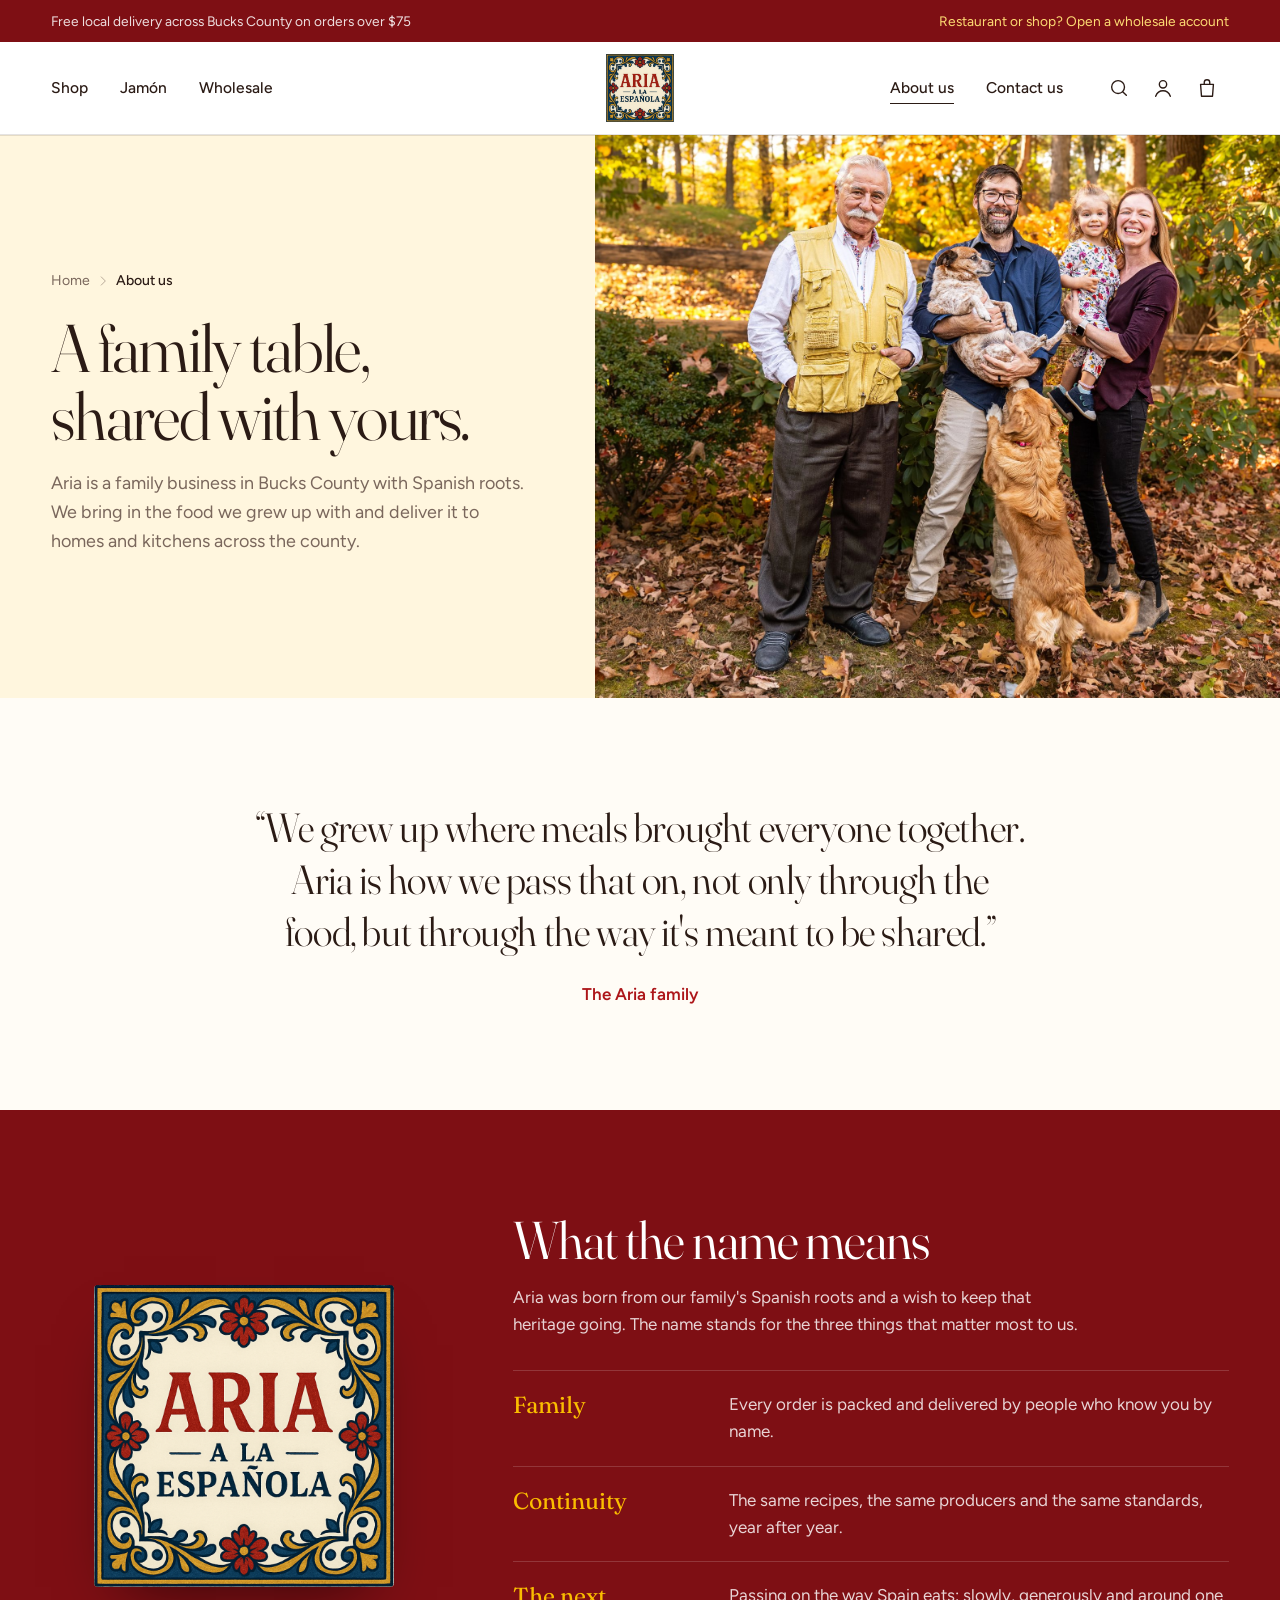
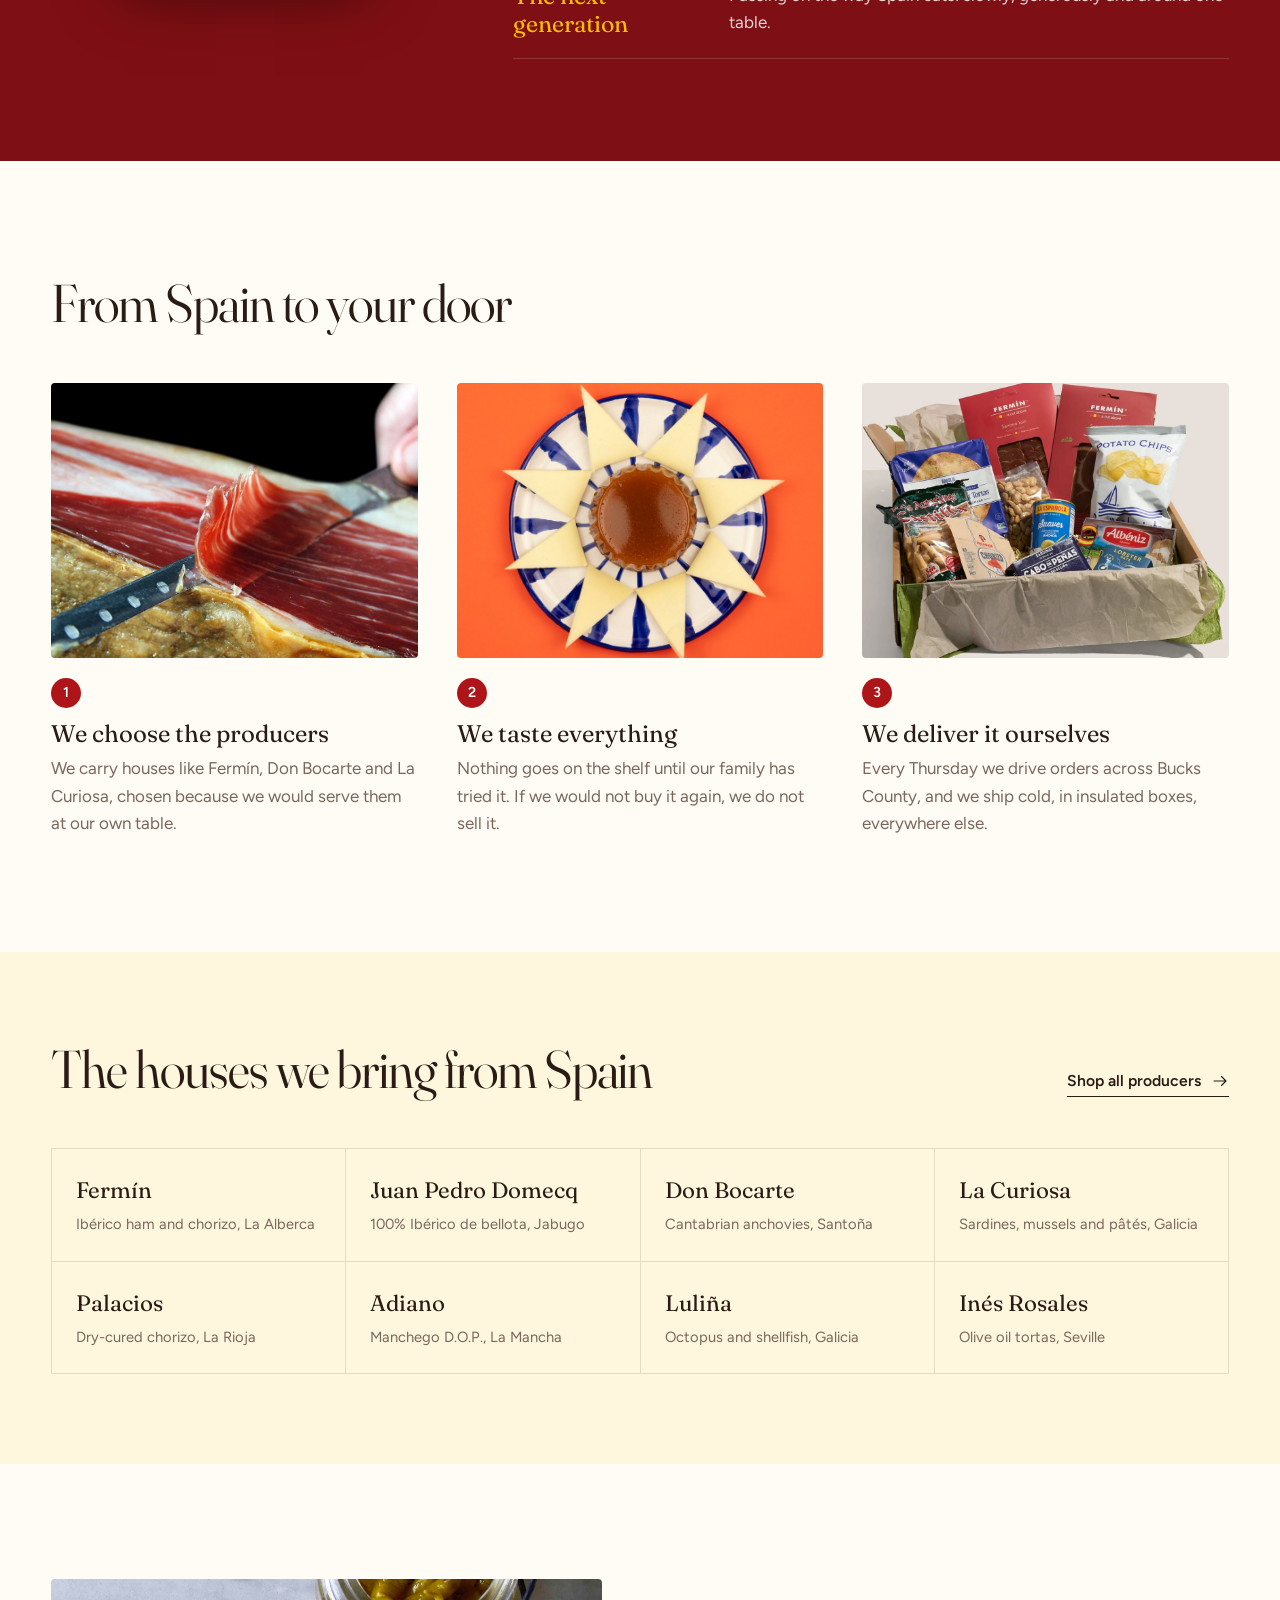
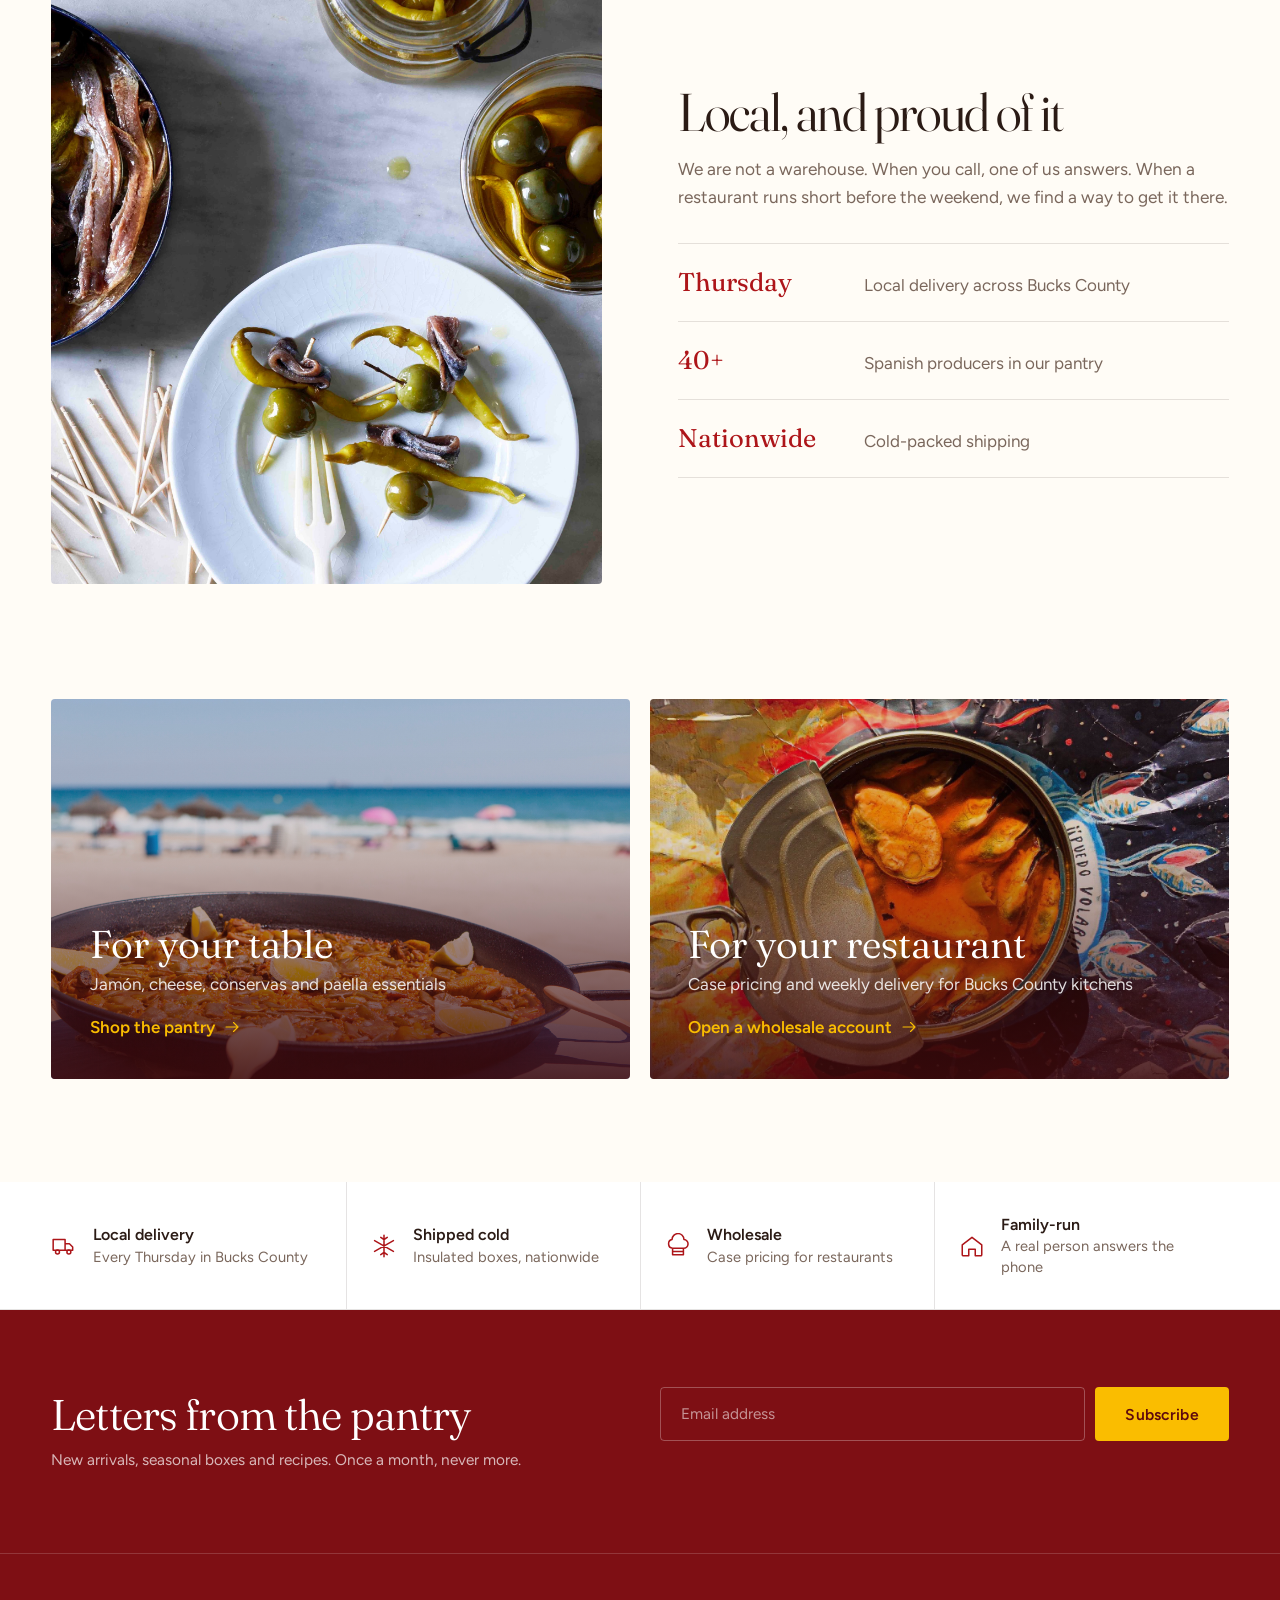
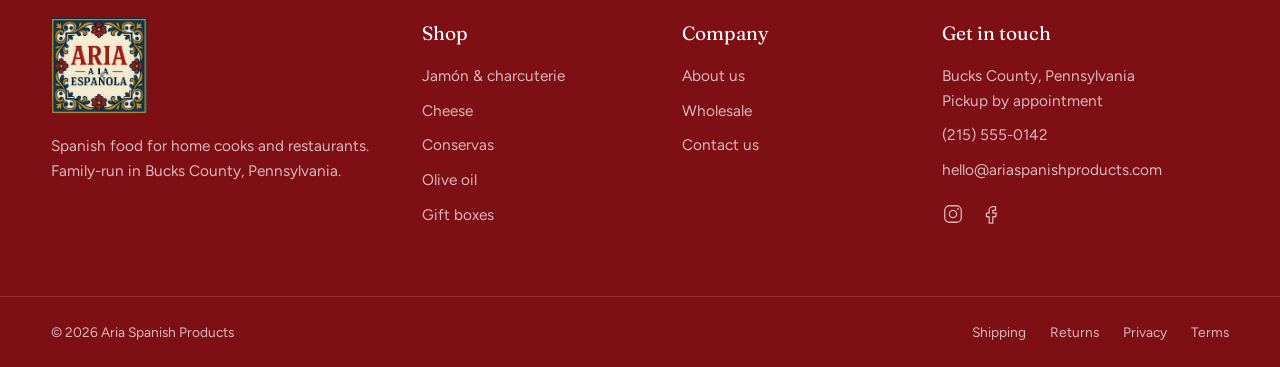
<file: template-1/about.html>
<!doctype html>
<html lang="en">
<head>
  <meta charset="utf-8">
  <meta name="viewport" content="width=device-width, initial-scale=1">
  <title>About us | Aria Spanish Products</title>
  <meta name="description" content="Aria is a family-run Spanish food business in Bucks County, Pennsylvania. Meet the family, the producers we import and how we deliver.">
  <link rel="preconnect" href="https://fonts.googleapis.com">
  <link rel="preconnect" href="https://fonts.gstatic.com" crossorigin>
  <link href="https://fonts.googleapis.com/css2?family=Fraunces:opsz,wght@9..144,300..600&family=Figtree:wght@400;500;600;700&display=swap" rel="stylesheet">
  <link rel="stylesheet" href="css/style.css">
  <link rel="stylesheet" href="css/shop.css">
  <link rel="stylesheet" href="css/about.css">
  <script>document.documentElement.classList.add("js")</script>
</head>
<body class="page-about">

<svg width="0" height="0" style="position:absolute" aria-hidden="true">
  <symbol id="i-search" viewBox="0 0 24 24"><circle cx="11" cy="11" r="7" fill="none" stroke="currentColor" stroke-width="1.5"/><path d="M20 20l-4-4" stroke="currentColor" stroke-width="1.5" stroke-linecap="round"/></symbol>
  <symbol id="i-user" viewBox="0 0 24 24"><circle cx="12" cy="8" r="4" fill="none" stroke="currentColor" stroke-width="1.5"/><path d="M4 21c1.5-4 4.5-6 8-6s6.5 2 8 6" fill="none" stroke="currentColor" stroke-width="1.5" stroke-linecap="round"/></symbol>
  <symbol id="i-bag" viewBox="0 0 24 24"><path d="M5 8h14l-1 13H6L5 8z" fill="none" stroke="currentColor" stroke-width="1.5" stroke-linejoin="round"/><path d="M9 8V6a3 3 0 016 0v2" fill="none" stroke="currentColor" stroke-width="1.5"/></symbol>
  <symbol id="i-menu" viewBox="0 0 24 24"><path d="M3 8h18M3 16h18" stroke="currentColor" stroke-width="1.5" stroke-linecap="round"/></symbol>
  <symbol id="i-close" viewBox="0 0 24 24"><path d="M6 6l12 12M18 6L6 18" stroke="currentColor" stroke-width="1.5" stroke-linecap="round"/></symbol>
  <symbol id="i-plus" viewBox="0 0 24 24"><path d="M12 5v14M5 12h14" stroke="currentColor" stroke-width="1.6" stroke-linecap="round"/></symbol>
  <symbol id="i-minus" viewBox="0 0 24 24"><path d="M5 12h14" stroke="currentColor" stroke-width="1.6" stroke-linecap="round"/></symbol>
  <symbol id="i-arrow" viewBox="0 0 24 24"><path d="M4 12h16M14 6l6 6-6 6" fill="none" stroke="currentColor" stroke-width="1.5" stroke-linecap="round" stroke-linejoin="round"/></symbol>
  <symbol id="i-left" viewBox="0 0 24 24"><path d="M15 5l-7 7 7 7" fill="none" stroke="currentColor" stroke-width="1.5" stroke-linecap="round" stroke-linejoin="round"/></symbol>
  <symbol id="i-right" viewBox="0 0 24 24"><path d="M9 5l7 7-7 7" fill="none" stroke="currentColor" stroke-width="1.5" stroke-linecap="round" stroke-linejoin="round"/></symbol>
  <symbol id="i-truck" viewBox="0 0 24 24"><path d="M2 6h11v10H2zM13 10h4l3 3v3h-7" fill="none" stroke="currentColor" stroke-width="1.4" stroke-linejoin="round"/><circle cx="6" cy="17.5" r="1.8" fill="none" stroke="currentColor" stroke-width="1.4"/><circle cx="16.5" cy="17.5" r="1.8" fill="none" stroke="currentColor" stroke-width="1.4"/></symbol>
  <symbol id="i-snow" viewBox="0 0 24 24"><path d="M12 2v20M3.3 7l17.4 10M3.3 17L20.7 7M9 4l3 2 3-2M9 20l3-2 3 2" fill="none" stroke="currentColor" stroke-width="1.4" stroke-linecap="round" stroke-linejoin="round"/></symbol>
  <symbol id="i-chef" viewBox="0 0 24 24"><path d="M7 14v6h10v-6M7 14a4 4 0 01-.5-7.9A5 5 0 0117.5 6 4 4 0 0117 14H7zM7 17h10" fill="none" stroke="currentColor" stroke-width="1.4" stroke-linejoin="round"/></symbol>
  <symbol id="i-home" viewBox="0 0 24 24"><path d="M3 11l9-7 9 7v9a1 1 0 01-1 1h-5v-6H9v6H4a1 1 0 01-1-1z" fill="none" stroke="currentColor" stroke-width="1.4" stroke-linejoin="round"/></symbol>
  <symbol id="i-check" viewBox="0 0 24 24"><path d="M5 12.5l4.5 4.5L19 7.5" fill="none" stroke="currentColor" stroke-width="1.7" stroke-linecap="round" stroke-linejoin="round"/></symbol>
  <symbol id="i-pin" viewBox="0 0 24 24"><path d="M12 21s7-6.2 7-11.5A7 7 0 005 9.5C5 14.8 12 21 12 21z" fill="none" stroke="currentColor" stroke-width="1.4"/><circle cx="12" cy="9.5" r="2.5" fill="none" stroke="currentColor" stroke-width="1.4"/></symbol>
  <symbol id="i-ig" viewBox="0 0 24 24"><rect x="3" y="3" width="18" height="18" rx="5" fill="none" stroke="currentColor" stroke-width="1.4"/><circle cx="12" cy="12" r="4" fill="none" stroke="currentColor" stroke-width="1.4"/><circle cx="17.5" cy="6.5" r="1" fill="currentColor"/></symbol>
  <symbol id="i-fb" viewBox="0 0 24 24"><path d="M14 8h3V4h-3a4 4 0 00-4 4v3H7v4h3v7h4v-7h3l1-4h-4V8z" fill="none" stroke="currentColor" stroke-width="1.4" stroke-linejoin="round"/></symbol>
  <symbol id="i-filter" viewBox="0 0 24 24"><path d="M4 6h16M7 12h10M10 18h4" stroke="currentColor" stroke-width="1.6" stroke-linecap="round"/></symbol>
  <symbol id="i-down" viewBox="0 0 24 24"><path d="M6 9l6 6 6-6" fill="none" stroke="currentColor" stroke-width="1.6" stroke-linecap="round" stroke-linejoin="round"/></symbol>
  <symbol id="i-grid" viewBox="0 0 24 24"><path d="M4 4h7v7H4zM13 4h7v7h-7zM4 13h7v7H4zM13 13h7v7h-7z" fill="none" stroke="currentColor" stroke-width="1.5"/></symbol>
</svg>

<a class="skip" href="#main">Skip to content</a>

<div class="announce">
  <div class="wrap announce__in">
    <p>Free local delivery across Bucks County on orders over $75</p>
    <a href="wholesale.html">Restaurant or shop? Open a wholesale account</a>
  </div>
</div>

<header class="header" id="header">
  <div class="wrap header__in">
    <button class="icon-btn header__burger" aria-label="Open menu" aria-controls="drawer-nav"><svg><use href="#i-menu"/></svg></button>

    <nav class="nav nav--left" aria-label="Shop">
      <div class="nav__item nav__item--mega">
        <a href="shop.html" class="nav__link">Shop</a>
        <div class="mega">
          <div class="wrap mega__in">
            <div class="mega__group">
              <p class="mega__title">Categories</p>
              <a href="category.html">Jamón &amp; charcuterie</a>
              <a href="shop.html">Cheese</a>
              <a href="shop.html">Conservas &amp; seafood</a>
              <a href="shop.html">Olive oil &amp; vinegar</a>
              <a href="shop.html">Paella &amp; rice</a>
              <a href="shop.html">Pantry &amp; olives</a>
              <a href="shop.html">Sweets &amp; turrón</a>
            </div>
            <div class="mega__group">
              <p class="mega__title">Collections</p>
              <a href="shop.html">Bestsellers</a>
              <a href="shop.html">New arrivals</a>
              <a href="shop.html">Gift boxes</a>
              <a href="shop.html">Tapas night</a>
              <a href="shop.html">Paella essentials</a>
              <a href="shop.html" class="mega__all">Shop everything</a>
            </div>
            <a href="shop.html" class="mega__feature">
              <img src="../assets/images/lifestyle/world-paella-day.png" alt="Paella cooked over an open fire on the beach">
              <span><strong>Paella essentials</strong>Bomba rice, saffron and wood-fired broth</span>
            </a>
            <a href="shop.html" class="mega__feature">
              <img src="../assets/images/lifestyle/tinned-specialties.jpg" alt="Open tin of mussels on illustrated wrapping">
              <span><strong>Conservas</strong>The tins Spain saves for special occasions</span>
            </a>
          </div>
        </div>
      </div>
      <a href="category.html" class="nav__link">Jamón</a>
      <a href="wholesale.html" class="nav__link">Wholesale</a>
    </nav>

    <a href="index.html" class="logo" aria-label="Aria a la Española, home">
      <img src="../assets/images/brand/logo-tile.png" alt="Aria a la Española" width="422" height="425">
    </a>

    <div class="header__right">
      <nav class="nav" aria-label="Company">
        <a href="about.html" class="nav__link" aria-current="page">About us</a>
        <a href="contact.html" class="nav__link">Contact us</a>
      </nav>
      <div class="header__actions">
        <button class="icon-btn" aria-label="Search"><svg><use href="#i-search"/></svg></button>
        <a class="icon-btn hide-md" href="#" aria-label="Account"><svg><use href="#i-user"/></svg></a>
        <button class="icon-btn cart-btn" aria-label="Open basket" data-cart-open>
          <svg><use href="#i-bag"/></svg><span class="cart-btn__count" data-cart-count data-empty>0</span>
        </button>
      </div>
    </div>
  </div>
</header>

<div class="drawer drawer--left" id="drawer-nav" aria-hidden="true">
  <div class="drawer__panel">
    <div class="drawer__head">
      <img class="drawer__logo" src="../assets/images/brand/logo-tile.png" alt="Aria a la Española">
      <button class="icon-btn" data-drawer-close aria-label="Close menu"><svg><use href="#i-close"/></svg></button>
    </div>
    <nav class="mnav" aria-label="Mobile">
      <a href="shop.html">Shop all</a>
      <a href="category.html">Jamón</a>
      <a href="wholesale.html">Wholesale</a>
      <a href="about.html">About us</a>
      
      <a href="contact.html">Contact us</a>
    </nav>
    <p class="mnav__foot">Local delivery every Thursday across Bucks County.</p>
  </div>
</div>

<main id="main">

  <section class="ab-hero" aria-labelledby="ab-title">
    <div class="ab-hero__copy">
      <nav class="woocommerce-breadcrumb" aria-label="Breadcrumb"><a href="index.html">Home</a><svg><use href="#i-right"/></svg><span aria-current="page">About us</span></nav>
      <h1 id="ab-title" class="ab-hero__title">A family table, shared with yours.</h1>
      <p class="ab-hero__lede">Aria is a family business in Bucks County with Spanish roots. We bring in the food we grew up with and deliver it to homes and kitchens across the county.</p>
    </div>
    <figure class="ab-hero__media"><img src="../assets/images/brand/family.jpg" alt="Three generations of the Aria family outdoors in autumn"></figure>
  </section>

  <section class="ab-quote wrap" aria-label="In our words">
    <blockquote>
      <p>“We grew up where meals brought everyone together. Aria is how we pass that on, not only through the food, but through the way it's meant to be shared.”</p>
      <footer>The Aria family</footer>
    </blockquote>
  </section>

  <section class="ab-name" aria-labelledby="name-title">
    <div class="wrap ab-name__in">
      <div class="ab-name__mark"><img src="../assets/images/brand/logo-tile.png" alt="The Aria a la Española tile logo"></div>
      <div>
        <h2 id="name-title" class="h2">What the name means</h2>
        <p class="ab-name__lede">Aria was born from our family's Spanish roots and a wish to keep that heritage going. The name stands for the three things that matter most to us.</p>
        <ul class="ab-values">
          <li><strong>Family</strong><span>Every order is packed and delivered by people who know you by name.</span></li>
          <li><strong>Continuity</strong><span>The same recipes, the same producers and the same standards, year after year.</span></li>
          <li><strong>The next generation</strong><span>Passing on the way Spain eats: slowly, generously and around one table.</span></li>
        </ul>
      </div>
    </div>
  </section>

  <section class="section wrap ab-how" aria-labelledby="how-title">
    <div class="sec-head"><h2 id="how-title" class="h2">From Spain to your door</h2></div>
    <ol class="ab-steps">
      <li>
        <figure><img src="../assets/images/lifestyle/iberico-hams.jpg" alt="Jamón being carved by hand" loading="lazy"></figure>
        <span class="ab-steps__n">1</span><h3>We choose the producers</h3>
        <p>We carry houses like Fermín, Don Bocarte and La Curiosa, chosen because we would serve them at our own table.</p>
      </li>
      <li>
        <figure><img src="../assets/images/lifestyle/discover-the-flavors-of-andalucia.jpg" alt="Manchego wedges on a Talavera plate" loading="lazy"></figure>
        <span class="ab-steps__n">2</span><h3>We taste everything</h3>
        <p>Nothing goes on the shelf until our family has tried it. If we would not buy it again, we do not sell it.</p>
      </li>
      <li>
        <figure><img src="../assets/images/lifestyle/gift-cards-baskets.jpg" alt="A box of Spanish groceries packed for delivery" loading="lazy"></figure>
        <span class="ab-steps__n">3</span><h3>We deliver it ourselves</h3>
        <p>Every Thursday we drive orders across Bucks County, and we ship cold, in insulated boxes, everywhere else.</p>
      </li>
    </ol>
  </section>

  <section class="ab-makers" aria-labelledby="makers-title">
    <div class="wrap">
      <div class="sec-head">
        <h2 id="makers-title" class="h2">The houses we bring from Spain</h2>
        <a href="shop.html" class="link">Shop all producers <svg><use href="#i-arrow"/></svg></a>
      </div>
      <ul class="ab-makers__list">
        <li><strong>Fermín</strong><span>Ibérico ham and chorizo, La Alberca</span></li>
        <li><strong>Juan Pedro Domecq</strong><span>100% Ibérico de bellota, Jabugo</span></li>
        <li><strong>Don Bocarte</strong><span>Cantabrian anchovies, Santoña</span></li>
        <li><strong>La Curiosa</strong><span>Sardines, mussels and pâtés, Galicia</span></li>
        <li><strong>Palacios</strong><span>Dry-cured chorizo, La Rioja</span></li>
        <li><strong>Adiano</strong><span>Manchego D.O.P., La Mancha</span></li>
        <li><strong>Luliña</strong><span>Octopus and shellfish, Galicia</span></li>
        <li><strong>Inés Rosales</strong><span>Olive oil tortas, Seville</span></li>
      </ul>
    </div>
  </section>

  <section class="section wrap ab-local" aria-labelledby="local-title">
    <figure class="ab-local__img"><img src="../assets/images/lifestyle/gilda-ingredients.jpg" alt="Gildas with anchovies and olives on a marble counter" loading="lazy"></figure>
    <div class="ab-local__copy">
      <h2 id="local-title" class="h2">Local, and proud of it</h2>
      <p>We are not a warehouse. When you call, one of us answers. When a restaurant runs short before the weekend, we find a way to get it there.</p>
      <dl class="ab-local__facts">
        <div><dt>Thursday</dt><dd>Local delivery across Bucks County</dd></div>
        <div><dt>40+</dt><dd>Spanish producers in our pantry</dd></div>
        <div><dt>Nationwide</dt><dd>Cold-packed shipping</dd></div>
      </dl>
    </div>
  </section>

  <section class="ab-cta" aria-label="Get started">
    <div class="wrap ab-cta__in">
      <a href="shop.html" class="ab-cta__card">
        <img src="../assets/images/lifestyle/world-paella-day.png" alt="" loading="lazy">
        <span class="ab-cta__copy"><strong>For your table</strong><span>Jamón, cheese, conservas and paella essentials</span><span class="ab-cta__go">Shop the pantry <svg><use href="#i-arrow"/></svg></span></span>
      </a>
      <a href="wholesale.html" class="ab-cta__card">
        <img src="../assets/images/lifestyle/tinned-specialties.jpg" alt="" loading="lazy">
        <span class="ab-cta__copy"><strong>For your restaurant</strong><span>Case pricing and weekly delivery for Bucks County kitchens</span><span class="ab-cta__go">Open a wholesale account <svg><use href="#i-arrow"/></svg></span></span>
      </a>
    </div>
  </section>

<section class="service" aria-label="How we serve you">
    <ul class="wrap service__in">
      <li><svg><use href="#i-truck"/></svg><span><strong>Local delivery</strong>Every Thursday in Bucks County</span></li>
      <li><svg><use href="#i-snow"/></svg><span><strong>Shipped cold</strong>Insulated boxes, nationwide</span></li>
      <li><svg><use href="#i-chef"/></svg><span><strong>Wholesale</strong>Case pricing for restaurants</span></li>
      <li><svg><use href="#i-home"/></svg><span><strong>Family-run</strong>A real person answers the phone</span></li>
    </ul>
  </section>
</main>

<footer class="footer">
  <div class="wrap footer__news">
    <div>
      <h2 class="footer__title">Letters from the pantry</h2>
      <p>New arrivals, seasonal boxes and recipes. Once a month, never more.</p>
    </div>
    <form class="news" data-news>
      <label for="news-email" class="sr-only">Email address</label>
      <input id="news-email" type="email" placeholder="Email address" required>
      <button class="btn btn--gold" type="submit">Subscribe</button>
      <p class="news__msg" role="status"></p>
    </form>
  </div>
  <div class="wrap footer__top">
    <div class="footer__brand">
      <img src="../assets/images/brand/logo-tile.png" alt="Aria a la Española" width="96" height="97">
      <p>Spanish food for home cooks and restaurants. Family-run in Bucks County, Pennsylvania.</p>
    </div>
    <div class="footer__col">
      <h3>Shop</h3>
      <a href="category.html">Jamón &amp; charcuterie</a><a href="shop.html">Cheese</a><a href="shop.html">Conservas</a><a href="shop.html">Olive oil</a><a href="shop.html">Gift boxes</a>
    </div>
    <div class="footer__col">
      <h3>Company</h3>
      <a href="about.html">About us</a><a href="wholesale.html">Wholesale</a><a href="contact.html">Contact us</a>
    </div>
    <div class="footer__col">
      <h3>Get in touch</h3>
      <p>Bucks County, Pennsylvania<br>Pickup by appointment</p>
      <a href="tel:+12155550142">(215) 555-0142</a>
      <a href="mailto:hello@ariaspanishproducts.com">hello@ariaspanishproducts.com</a>
      <div class="footer__social">
        <a href="#" aria-label="Instagram"><svg><use href="#i-ig"/></svg></a>
        <a href="#" aria-label="Facebook"><svg><use href="#i-fb"/></svg></a>
      </div>
    </div>
  </div>
  <div class="wrap footer__bottom">
    <p>© 2026 Aria Spanish Products</p>
    <p class="footer__legal"><a href="#">Shipping</a><a href="#">Returns</a><a href="#">Privacy</a><a href="#">Terms</a></p>
  </div>
</footer>

<div class="drawer drawer--right" id="cart" aria-hidden="true">
  <div class="drawer__panel" role="dialog" aria-modal="true" aria-labelledby="cart-title">
    <div class="drawer__head">
      <h2 id="cart-title" class="drawer__title">Your basket</h2>
      <button class="icon-btn" data-drawer-close aria-label="Close basket"><svg><use href="#i-close"/></svg></button>
    </div>
    <div class="cart__progress">
      <p data-cart-progress-text>Add $75.00 more for free local delivery</p>
      <span class="cart__bar"><span data-cart-bar></span></span>
    </div>
    <ul class="cart__items" data-cart-items></ul>
    <div class="cart__empty" data-cart-empty>
      <p>Your basket is empty.</p>
      <a href="shop.html" class="btn btn--red">Start shopping</a>
    </div>
    <div class="cart__foot" data-cart-foot>
      <div class="cart__total"><span>Subtotal</span><strong data-cart-total>$0.00</strong></div>
      <p class="cart__note">Taxes and delivery calculated at checkout.</p>
      <button class="btn btn--red btn--block">Checkout</button>
    </div>
  </div>
</div>


<script src="js/catalog.js"></script>
<script src="js/main.js"></script>
</body>
</html>
</file>
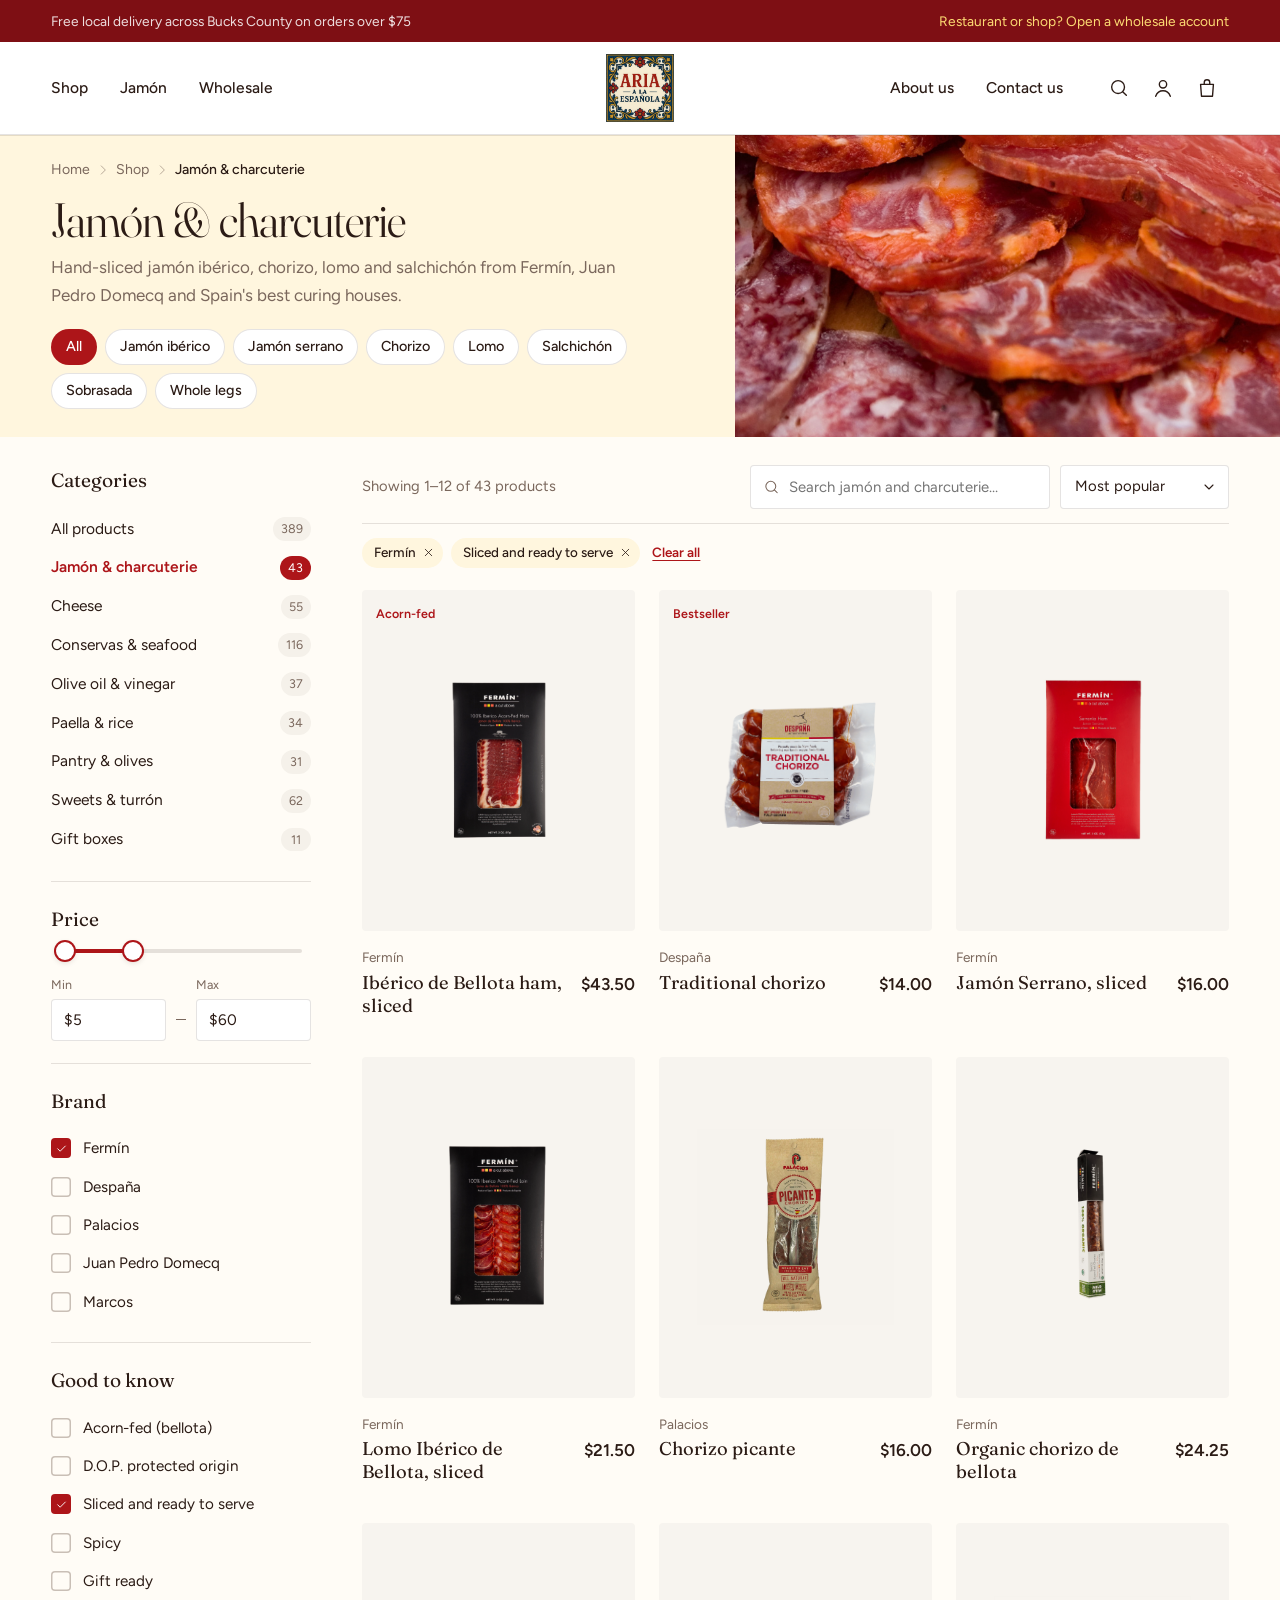
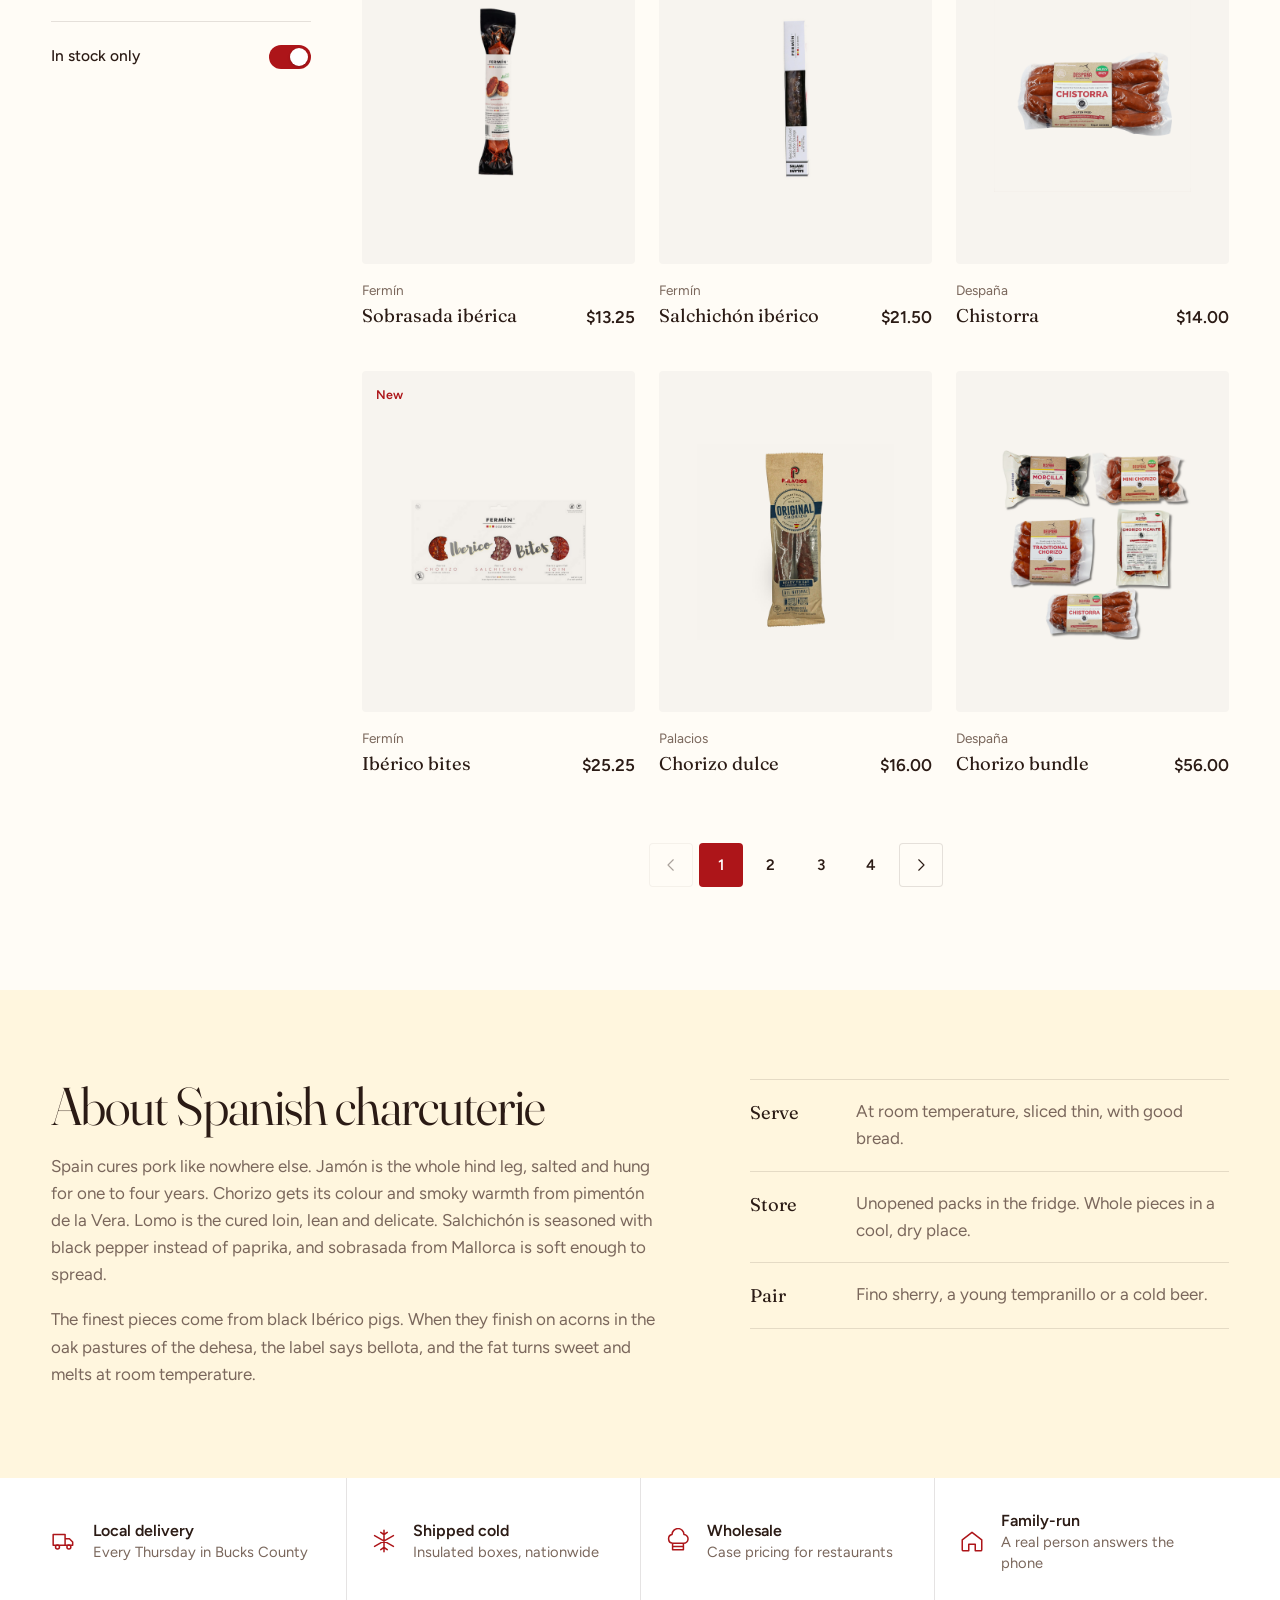
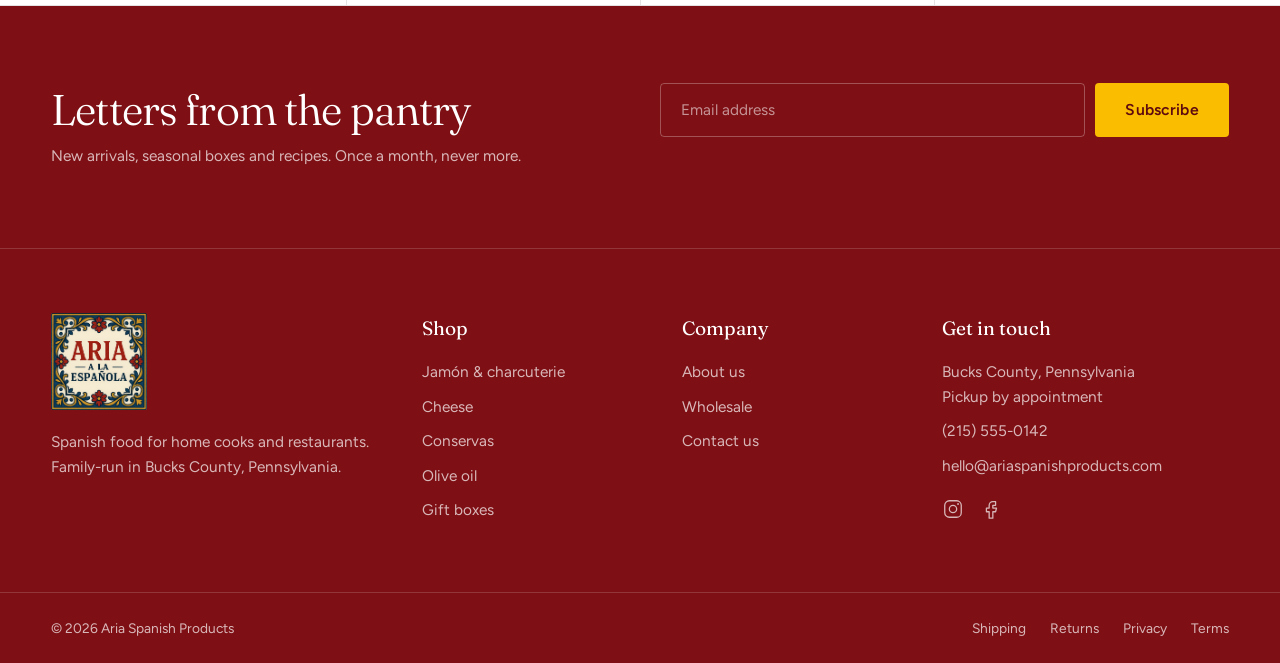
<file: template-1/category.html>
<!doctype html>
<html lang="en">
<head>
  <meta charset="utf-8">
  <meta name="viewport" content="width=device-width, initial-scale=1">
  <title>Jamón & charcuterie | Aria Spanish Products</title>
  <meta name="description" content="Jamón ibérico, chorizo, lomo, salchichón and sobrasada from Fermín, Palacios and Spain's finest curing houses.">
  <link rel="preconnect" href="https://fonts.googleapis.com">
  <link rel="preconnect" href="https://fonts.gstatic.com" crossorigin>
  <link href="https://fonts.googleapis.com/css2?family=Fraunces:opsz,wght@9..144,300..600&family=Figtree:wght@400;500;600;700&display=swap" rel="stylesheet">
  <link rel="stylesheet" href="css/style.css">
  <link rel="stylesheet" href="css/shop.css">
  <script>document.documentElement.classList.add("js")</script>
</head>
<body class="woocommerce">

<svg width="0" height="0" style="position:absolute" aria-hidden="true">
  <symbol id="i-search" viewBox="0 0 24 24"><circle cx="11" cy="11" r="7" fill="none" stroke="currentColor" stroke-width="1.5"/><path d="M20 20l-4-4" stroke="currentColor" stroke-width="1.5" stroke-linecap="round"/></symbol>
  <symbol id="i-user" viewBox="0 0 24 24"><circle cx="12" cy="8" r="4" fill="none" stroke="currentColor" stroke-width="1.5"/><path d="M4 21c1.5-4 4.5-6 8-6s6.5 2 8 6" fill="none" stroke="currentColor" stroke-width="1.5" stroke-linecap="round"/></symbol>
  <symbol id="i-bag" viewBox="0 0 24 24"><path d="M5 8h14l-1 13H6L5 8z" fill="none" stroke="currentColor" stroke-width="1.5" stroke-linejoin="round"/><path d="M9 8V6a3 3 0 016 0v2" fill="none" stroke="currentColor" stroke-width="1.5"/></symbol>
  <symbol id="i-menu" viewBox="0 0 24 24"><path d="M3 8h18M3 16h18" stroke="currentColor" stroke-width="1.5" stroke-linecap="round"/></symbol>
  <symbol id="i-close" viewBox="0 0 24 24"><path d="M6 6l12 12M18 6L6 18" stroke="currentColor" stroke-width="1.5" stroke-linecap="round"/></symbol>
  <symbol id="i-plus" viewBox="0 0 24 24"><path d="M12 5v14M5 12h14" stroke="currentColor" stroke-width="1.6" stroke-linecap="round"/></symbol>
  <symbol id="i-minus" viewBox="0 0 24 24"><path d="M5 12h14" stroke="currentColor" stroke-width="1.6" stroke-linecap="round"/></symbol>
  <symbol id="i-arrow" viewBox="0 0 24 24"><path d="M4 12h16M14 6l6 6-6 6" fill="none" stroke="currentColor" stroke-width="1.5" stroke-linecap="round" stroke-linejoin="round"/></symbol>
  <symbol id="i-left" viewBox="0 0 24 24"><path d="M15 5l-7 7 7 7" fill="none" stroke="currentColor" stroke-width="1.5" stroke-linecap="round" stroke-linejoin="round"/></symbol>
  <symbol id="i-right" viewBox="0 0 24 24"><path d="M9 5l7 7-7 7" fill="none" stroke="currentColor" stroke-width="1.5" stroke-linecap="round" stroke-linejoin="round"/></symbol>
  <symbol id="i-truck" viewBox="0 0 24 24"><path d="M2 6h11v10H2zM13 10h4l3 3v3h-7" fill="none" stroke="currentColor" stroke-width="1.4" stroke-linejoin="round"/><circle cx="6" cy="17.5" r="1.8" fill="none" stroke="currentColor" stroke-width="1.4"/><circle cx="16.5" cy="17.5" r="1.8" fill="none" stroke="currentColor" stroke-width="1.4"/></symbol>
  <symbol id="i-snow" viewBox="0 0 24 24"><path d="M12 2v20M3.3 7l17.4 10M3.3 17L20.7 7M9 4l3 2 3-2M9 20l3-2 3 2" fill="none" stroke="currentColor" stroke-width="1.4" stroke-linecap="round" stroke-linejoin="round"/></symbol>
  <symbol id="i-chef" viewBox="0 0 24 24"><path d="M7 14v6h10v-6M7 14a4 4 0 01-.5-7.9A5 5 0 0117.5 6 4 4 0 0117 14H7zM7 17h10" fill="none" stroke="currentColor" stroke-width="1.4" stroke-linejoin="round"/></symbol>
  <symbol id="i-home" viewBox="0 0 24 24"><path d="M3 11l9-7 9 7v9a1 1 0 01-1 1h-5v-6H9v6H4a1 1 0 01-1-1z" fill="none" stroke="currentColor" stroke-width="1.4" stroke-linejoin="round"/></symbol>
  <symbol id="i-check" viewBox="0 0 24 24"><path d="M5 12.5l4.5 4.5L19 7.5" fill="none" stroke="currentColor" stroke-width="1.7" stroke-linecap="round" stroke-linejoin="round"/></symbol>
  <symbol id="i-pin" viewBox="0 0 24 24"><path d="M12 21s7-6.2 7-11.5A7 7 0 005 9.5C5 14.8 12 21 12 21z" fill="none" stroke="currentColor" stroke-width="1.4"/><circle cx="12" cy="9.5" r="2.5" fill="none" stroke="currentColor" stroke-width="1.4"/></symbol>
  <symbol id="i-ig" viewBox="0 0 24 24"><rect x="3" y="3" width="18" height="18" rx="5" fill="none" stroke="currentColor" stroke-width="1.4"/><circle cx="12" cy="12" r="4" fill="none" stroke="currentColor" stroke-width="1.4"/><circle cx="17.5" cy="6.5" r="1" fill="currentColor"/></symbol>
  <symbol id="i-fb" viewBox="0 0 24 24"><path d="M14 8h3V4h-3a4 4 0 00-4 4v3H7v4h3v7h4v-7h3l1-4h-4V8z" fill="none" stroke="currentColor" stroke-width="1.4" stroke-linejoin="round"/></symbol>
  <symbol id="i-filter" viewBox="0 0 24 24"><path d="M4 6h16M7 12h10M10 18h4" stroke="currentColor" stroke-width="1.6" stroke-linecap="round"/></symbol>
  <symbol id="i-down" viewBox="0 0 24 24"><path d="M6 9l6 6 6-6" fill="none" stroke="currentColor" stroke-width="1.6" stroke-linecap="round" stroke-linejoin="round"/></symbol>
  <symbol id="i-grid" viewBox="0 0 24 24"><path d="M4 4h7v7H4zM13 4h7v7h-7zM4 13h7v7H4zM13 13h7v7h-7z" fill="none" stroke="currentColor" stroke-width="1.5"/></symbol>
</svg>

<a class="skip" href="#main">Skip to content</a>

<div class="announce">
  <div class="wrap announce__in">
    <p>Free local delivery across Bucks County on orders over $75</p>
    <a href="wholesale.html">Restaurant or shop? Open a wholesale account</a>
  </div>
</div>

<header class="header" id="header">
  <div class="wrap header__in">
    <button class="icon-btn header__burger" aria-label="Open menu" aria-controls="drawer-nav"><svg><use href="#i-menu"/></svg></button>

    <nav class="nav nav--left" aria-label="Shop">
      <div class="nav__item nav__item--mega">
        <a href="shop.html" class="nav__link">Shop</a>
        <div class="mega">
          <div class="wrap mega__in">
            <div class="mega__group">
              <p class="mega__title">Categories</p>
              <a href="category.html">Jamón &amp; charcuterie</a>
              <a href="shop.html">Cheese</a>
              <a href="shop.html">Conservas &amp; seafood</a>
              <a href="shop.html">Olive oil &amp; vinegar</a>
              <a href="shop.html">Paella &amp; rice</a>
              <a href="shop.html">Pantry &amp; olives</a>
              <a href="shop.html">Sweets &amp; turrón</a>
            </div>
            <div class="mega__group">
              <p class="mega__title">Collections</p>
              <a href="shop.html">Bestsellers</a>
              <a href="shop.html">New arrivals</a>
              <a href="shop.html">Gift boxes</a>
              <a href="shop.html">Tapas night</a>
              <a href="shop.html">Paella essentials</a>
              <a href="shop.html" class="mega__all">Shop everything</a>
            </div>
            <a href="shop.html" class="mega__feature">
              <img src="../assets/images/lifestyle/world-paella-day.png" alt="Paella cooked over an open fire on the beach">
              <span><strong>Paella essentials</strong>Bomba rice, saffron and wood-fired broth</span>
            </a>
            <a href="shop.html" class="mega__feature">
              <img src="../assets/images/lifestyle/tinned-specialties.jpg" alt="Open tin of mussels on illustrated wrapping">
              <span><strong>Conservas</strong>The tins Spain saves for special occasions</span>
            </a>
          </div>
        </div>
      </div>
      <a href="category.html" class="nav__link">Jamón</a>
      <a href="wholesale.html" class="nav__link">Wholesale</a>
    </nav>

    <a href="index.html" class="logo" aria-label="Aria a la Española, home">
      <img src="../assets/images/brand/logo-tile.png" alt="Aria a la Española" width="422" height="425">
    </a>

    <div class="header__right">
      <nav class="nav" aria-label="Company">
        <a href="about.html" class="nav__link">About us</a>
        <a href="contact.html" class="nav__link">Contact us</a>
      </nav>
      <div class="header__actions">
        <button class="icon-btn" aria-label="Search"><svg><use href="#i-search"/></svg></button>
        <a class="icon-btn hide-md" href="#" aria-label="Account"><svg><use href="#i-user"/></svg></a>
        <button class="icon-btn cart-btn" aria-label="Open basket" data-cart-open>
          <svg><use href="#i-bag"/></svg><span class="cart-btn__count" data-cart-count data-empty>0</span>
        </button>
      </div>
    </div>
  </div>
</header>

<div class="drawer drawer--left" id="drawer-nav" aria-hidden="true">
  <div class="drawer__panel">
    <div class="drawer__head">
      <img class="drawer__logo" src="../assets/images/brand/logo-tile.png" alt="Aria a la Española">
      <button class="icon-btn" data-drawer-close aria-label="Close menu"><svg><use href="#i-close"/></svg></button>
    </div>
    <nav class="mnav" aria-label="Mobile">
      <a href="shop.html">Shop all</a>
      <a href="category.html">Jamón</a>
      <a href="wholesale.html">Wholesale</a>
      <a href="about.html">About us</a>
      
      <a href="contact.html">Contact us</a>
    </nav>
    <p class="mnav__foot">Local delivery every Thursday across Bucks County.</p>
  </div>
</div>

<main id="main">
  <section class="cat-hero" aria-labelledby="cat-title">
    <div class="cat-hero__copy">
      <nav class="woocommerce-breadcrumb" aria-label="Breadcrumb"><a href="index.html">Home</a><svg><use href="#i-right"/></svg><a href="shop.html">Shop</a><svg><use href="#i-right"/></svg><span aria-current="page">Jamón &amp; charcuterie</span></nav>
      <h1 id="cat-title" class="cat-hero__title">Jamón &amp; charcuterie</h1>
      <p class="cat-hero__lede">Hand-sliced jamón ibérico, chorizo, lomo and salchichón from Fermín, Juan Pedro Domecq and Spain's best curing houses.</p>
      <nav class="subcats" aria-label="Sub-categories"><a href="#" class="subcat is-active">All</a><a href="#" class="subcat">Jamón ibérico</a><a href="#" class="subcat">Jamón serrano</a><a href="#" class="subcat">Chorizo</a><a href="#" class="subcat">Lomo</a><a href="#" class="subcat">Salchichón</a><a href="#" class="subcat">Sobrasada</a><a href="#" class="subcat">Whole legs</a></nav>
    </div>
    <figure class="cat-hero__media"><img src="../assets/images/lifestyle/chorizo-charcuterie.png" alt="Sliced chorizo, salchichón and lomo on a board"></figure>
  </section>

  <section class="shop wrap" aria-label="Products">
      <aside class="filters widget-area" id="filters" aria-label="Filter products">
        <div class="filters__head">
          <h2>Filters</h2>
          <button class="icon-btn filters__close" data-filters-close aria-label="Close filters"><svg><use href="#i-close"/></svg></button>
        </div>
        <div class="filters__body">
          <section class="widget widget_product_categories">
            <h3 class="widget__title">Categories</h3>
            <ul class="catlist">
            <li class=""><a href="shop.html">All products</a><span class="count">389</span></li>
            <li class="is-active"><a href="category.html">Jamón &amp; charcuterie</a><span class="count">43</span></li>
            <li class=""><a href="shop.html">Cheese</a><span class="count">55</span></li>
            <li class=""><a href="shop.html">Conservas &amp; seafood</a><span class="count">116</span></li>
            <li class=""><a href="shop.html">Olive oil &amp; vinegar</a><span class="count">37</span></li>
            <li class=""><a href="shop.html">Paella &amp; rice</a><span class="count">34</span></li>
            <li class=""><a href="shop.html">Pantry &amp; olives</a><span class="count">31</span></li>
            <li class=""><a href="shop.html">Sweets &amp; turrón</a><span class="count">62</span></li>
            <li class=""><a href="shop.html">Gift boxes</a><span class="count">11</span></li>
            </ul>
          </section>
          <section class="widget widget_price_filter">
            <h3 class="widget__title">Price</h3>
            <div class="range" aria-hidden="true"><span class="range__fill"></span><span class="range__knob range__knob--a"></span><span class="range__knob range__knob--b"></span></div>
            <div class="price-inputs">
              <label><span>Min</span><input type="text" inputmode="decimal" value="$5"></label>
              <span class="price-inputs__dash"></span>
              <label><span>Max</span><input type="text" inputmode="decimal" value="$60"></label>
            </div>
          </section>
          <section class="widget widget_layered_nav">
            <h3 class="widget__title">Brand</h3>
            <ul class="checks">
            <li><label class="check"><input type="checkbox" checked><span class="check__box"><svg><use href="#i-check"/></svg></span>Fermín</label></li>
            <li><label class="check"><input type="checkbox"><span class="check__box"><svg><use href="#i-check"/></svg></span>Despaña</label></li>
            <li><label class="check"><input type="checkbox"><span class="check__box"><svg><use href="#i-check"/></svg></span>Palacios</label></li>
            <li><label class="check"><input type="checkbox"><span class="check__box"><svg><use href="#i-check"/></svg></span>Juan Pedro Domecq</label></li>
            <li><label class="check"><input type="checkbox"><span class="check__box"><svg><use href="#i-check"/></svg></span>Marcos</label></li>
            </ul>
          </section>
          <section class="widget widget_layered_nav">
            <h3 class="widget__title">Good to know</h3>
            <ul class="checks">
            <li><label class="check"><input type="checkbox"><span class="check__box"><svg><use href="#i-check"/></svg></span>Acorn-fed (bellota)</label></li>
            <li><label class="check"><input type="checkbox"><span class="check__box"><svg><use href="#i-check"/></svg></span>D.O.P. protected origin</label></li>
            <li><label class="check"><input type="checkbox" checked><span class="check__box"><svg><use href="#i-check"/></svg></span>Sliced and ready to serve</label></li>
            <li><label class="check"><input type="checkbox"><span class="check__box"><svg><use href="#i-check"/></svg></span>Spicy</label></li>
            <li><label class="check"><input type="checkbox"><span class="check__box"><svg><use href="#i-check"/></svg></span>Gift ready</label></li>
            </ul>
          </section>
          <section class="widget">
            <label class="toggle"><input type="checkbox" checked><span class="toggle__track"><span></span></span>In stock only</label>
          </section>
        </div>
        <div class="filters__foot">
          <button class="btn btn--line" type="button">Clear all</button>
          <button class="btn btn--red" type="button" data-filters-close>Show results</button>
        </div>
      </aside>
    <div class="shop__main">
        <div class="toolbar">
          <p class="woocommerce-result-count">Showing 1–12 of 43 products</p>
          <form class="toolbar__search" role="search" onsubmit="return false">
            <svg><use href="#i-search"/></svg>
            <label for="shop-q" class="sr-only">Search products</label>
            <input id="shop-q" type="search" placeholder="Search jamón and charcuterie…">
          </form>
          <div class="toolbar__right">
            <button class="btn btn--line toolbar__filters" type="button" data-filters-open><svg><use href="#i-filter"/></svg>Filters<span class="toolbar__n">2</span></button>
            <label class="sort woocommerce-ordering"><span class="sr-only">Sort by</span>
              <select class="orderby">
                <option>Most popular</option><option>Newest first</option><option>Price, low to high</option><option>Price, high to low</option><option>Name, A to Z</option>
              </select><svg><use href="#i-down"/></svg>
            </label>
          </div>
        </div>
        <div class="active-filters" aria-label="Active filters"><button class="chip" type="button">Fermín<svg><use href="#i-close"/></svg></button><button class="chip" type="button">Sliced and ready to serve<svg><use href="#i-close"/></svg></button><button class="active-filters__clear" type="button">Clear all</button></div>
      <ul class="products">
        <li class="product card">
          <div class="card__media">
            <a href="product.html" class="woocommerce-LoopProduct-link" tabindex="-1" aria-hidden="true"><span class="card__badge">Acorn-fed</span><img src="../assets/images/products/jamon--fermin-bellota-ham-pre-sliced.png" alt="" loading="lazy"></a>
            <button class="card__quick" data-add="fermin-bellota-sliced" aria-label="Add Fermín Ibérico de Bellota ham, sliced to basket"><svg><use href="#i-plus"/></svg>Add to basket</button>
          </div>
          <div class="card__body">
            <span class="card__brand">Fermín</span>
            <a href="product.html" class="card__name woocommerce-loop-product__title">Ibérico de Bellota ham, sliced</a>
            <span class="card__price price">$43.50</span>
          </div>
        </li>
        <li class="product card">
          <div class="card__media">
            <a href="product.html" class="woocommerce-LoopProduct-link" tabindex="-1" aria-hidden="true"><span class="card__badge">Bestseller</span><img src="../assets/images/products/charcuterie--despana-tradicional-chorizo.png" alt="" loading="lazy"></a>
            <button class="card__quick" data-add="chorizo-trad" aria-label="Add Despaña Traditional chorizo to basket"><svg><use href="#i-plus"/></svg>Add to basket</button>
          </div>
          <div class="card__body">
            <span class="card__brand">Despaña</span>
            <a href="product.html" class="card__name woocommerce-loop-product__title">Traditional chorizo</a>
            <span class="card__price price">$14.00</span>
          </div>
        </li>
        <li class="product card">
          <div class="card__media">
            <a href="product.html" class="woocommerce-LoopProduct-link" tabindex="-1" aria-hidden="true"><img src="../assets/images/products/charcuterie--fermin-jamon-serrano-pre-slice.png" alt="" loading="lazy"></a>
            <button class="card__quick" data-add="serrano-sliced" aria-label="Add Fermín Jamón Serrano, sliced to basket"><svg><use href="#i-plus"/></svg>Add to basket</button>
          </div>
          <div class="card__body">
            <span class="card__brand">Fermín</span>
            <a href="product.html" class="card__name woocommerce-loop-product__title">Jamón Serrano, sliced</a>
            <span class="card__price price">$16.00</span>
          </div>
        </li>
        <li class="product card">
          <div class="card__media">
            <a href="product.html" class="woocommerce-LoopProduct-link" tabindex="-1" aria-hidden="true"><img src="../assets/images/products/charcuterie--fermin-lomo-iberico-de-bellota-pre-sliced.png" alt="" loading="lazy"></a>
            <button class="card__quick" data-add="lomo-bellota" aria-label="Add Fermín Lomo Ibérico de Bellota, sliced to basket"><svg><use href="#i-plus"/></svg>Add to basket</button>
          </div>
          <div class="card__body">
            <span class="card__brand">Fermín</span>
            <a href="product.html" class="card__name woocommerce-loop-product__title">Lomo Ibérico de Bellota, sliced</a>
            <span class="card__price price">$21.50</span>
          </div>
        </li>
        <li class="product card">
          <div class="card__media">
            <a href="product.html" class="woocommerce-LoopProduct-link" tabindex="-1" aria-hidden="true"><img src="../assets/images/products/charcuterie--palacio-chorizo-hot-dry-cured-spanish-chorizo.jpg" alt="" loading="lazy"></a>
            <button class="card__quick" data-add="chorizo-picante" aria-label="Add Palacios Chorizo picante to basket"><svg><use href="#i-plus"/></svg>Add to basket</button>
          </div>
          <div class="card__body">
            <span class="card__brand">Palacios</span>
            <a href="product.html" class="card__name woocommerce-loop-product__title">Chorizo picante</a>
            <span class="card__price price">$16.00</span>
          </div>
        </li>
        <li class="product card">
          <div class="card__media">
            <a href="product.html" class="woocommerce-LoopProduct-link" tabindex="-1" aria-hidden="true"><img src="../assets/images/products/charcuterie--fermin-organic-chorizo-bellota-acorn-7oz.png" alt="" loading="lazy"></a>
            <button class="card__quick" data-add="chorizo-bellota" aria-label="Add Fermín Organic chorizo de bellota to basket"><svg><use href="#i-plus"/></svg>Add to basket</button>
          </div>
          <div class="card__body">
            <span class="card__brand">Fermín</span>
            <a href="product.html" class="card__name woocommerce-loop-product__title">Organic chorizo de bellota</a>
            <span class="card__price price">$24.25</span>
          </div>
        </li>
        <li class="product card">
          <div class="card__media">
            <a href="product.html" class="woocommerce-LoopProduct-link" tabindex="-1" aria-hidden="true"><img src="../assets/images/products/charcuterie--fermin-sobrasada-iberico-5oz.png" alt="" loading="lazy"></a>
            <button class="card__quick" data-add="sobrasada" aria-label="Add Fermín Sobrasada ibérica to basket"><svg><use href="#i-plus"/></svg>Add to basket</button>
          </div>
          <div class="card__body">
            <span class="card__brand">Fermín</span>
            <a href="product.html" class="card__name woocommerce-loop-product__title">Sobrasada ibérica</a>
            <span class="card__price price">$13.25</span>
          </div>
        </li>
        <li class="product card">
          <div class="card__media">
            <a href="product.html" class="woocommerce-LoopProduct-link" tabindex="-1" aria-hidden="true"><img src="../assets/images/products/charcuterie--fermin-salchichon-iberico-sausage-link.png" alt="" loading="lazy"></a>
            <button class="card__quick" data-add="salchichon" aria-label="Add Fermín Salchichón ibérico to basket"><svg><use href="#i-plus"/></svg>Add to basket</button>
          </div>
          <div class="card__body">
            <span class="card__brand">Fermín</span>
            <a href="product.html" class="card__name woocommerce-loop-product__title">Salchichón ibérico</a>
            <span class="card__price price">$21.50</span>
          </div>
        </li>
        <li class="product card">
          <div class="card__media">
            <a href="product.html" class="woocommerce-LoopProduct-link" tabindex="-1" aria-hidden="true"><img src="../assets/images/products/charcuterie--despana-chistorra.png" alt="" loading="lazy"></a>
            <button class="card__quick" data-add="chistorra" aria-label="Add Despaña Chistorra to basket"><svg><use href="#i-plus"/></svg>Add to basket</button>
          </div>
          <div class="card__body">
            <span class="card__brand">Despaña</span>
            <a href="product.html" class="card__name woocommerce-loop-product__title">Chistorra</a>
            <span class="card__price price">$14.00</span>
          </div>
        </li>
        <li class="product card">
          <div class="card__media">
            <a href="product.html" class="woocommerce-LoopProduct-link" tabindex="-1" aria-hidden="true"><span class="card__badge">New</span><img src="../assets/images/products/charcuterie--fermin-iberico-bites.png" alt="" loading="lazy"></a>
            <button class="card__quick" data-add="iberico-bites" aria-label="Add Fermín Ibérico bites to basket"><svg><use href="#i-plus"/></svg>Add to basket</button>
          </div>
          <div class="card__body">
            <span class="card__brand">Fermín</span>
            <a href="product.html" class="card__name woocommerce-loop-product__title">Ibérico bites</a>
            <span class="card__price price">$25.25</span>
          </div>
        </li>
        <li class="product card">
          <div class="card__media">
            <a href="product.html" class="woocommerce-LoopProduct-link" tabindex="-1" aria-hidden="true"><img src="../assets/images/products/charcuterie--palacio-chorizo-mild-sweet-dry-cured-spanish-chori.jpg" alt="" loading="lazy"></a>
            <button class="card__quick" data-add="chorizo-dulce" aria-label="Add Palacios Chorizo dulce to basket"><svg><use href="#i-plus"/></svg>Add to basket</button>
          </div>
          <div class="card__body">
            <span class="card__brand">Palacios</span>
            <a href="product.html" class="card__name woocommerce-loop-product__title">Chorizo dulce</a>
            <span class="card__price price">$16.00</span>
          </div>
        </li>
        <li class="product card">
          <div class="card__media">
            <a href="product.html" class="woocommerce-LoopProduct-link" tabindex="-1" aria-hidden="true"><img src="../assets/images/products/charcuterie--despana-chorizos-bundle.png" alt="" loading="lazy"></a>
            <button class="card__quick" data-add="chorizos-bundle" aria-label="Add Despaña Chorizo bundle to basket"><svg><use href="#i-plus"/></svg>Add to basket</button>
          </div>
          <div class="card__body">
            <span class="card__brand">Despaña</span>
            <a href="product.html" class="card__name woocommerce-loop-product__title">Chorizo bundle</a>
            <span class="card__price price">$56.00</span>
          </div>
        </li>
      </ul>
        <nav class="woocommerce-pagination" aria-label="Product pages">
          <ul class="page-numbers">
            <li><span class="page-numbers prev is-disabled" aria-disabled="true"><svg><use href="#i-left"/></svg><span class="sr-only">Previous page</span></span></li><li><span aria-current="page" class="page-numbers current">1</span></li><li><a class="page-numbers" href="#">2</a></li><li><a class="page-numbers" href="#">3</a></li><li><a class="page-numbers" href="#">4</a></li>
            <li><a class="page-numbers next" href="#"><svg><use href="#i-right"/></svg><span class="sr-only">Next page</span></a></li>
          </ul>
        </nav>
    </div>
  </section>

  <section class="cat-about" aria-labelledby="about-title">
    <div class="wrap cat-about__in">
      <div>
        <h2 id="about-title" class="h2">About Spanish charcuterie</h2>
        <p>Spain cures pork like nowhere else. Jamón is the whole hind leg, salted and hung for one to four years. Chorizo gets its colour and smoky warmth from pimentón de la Vera. Lomo is the cured loin, lean and delicate. Salchichón is seasoned with black pepper instead of paprika, and sobrasada from Mallorca is soft enough to spread.</p>
        <p>The finest pieces come from black Ibérico pigs. When they finish on acorns in the oak pastures of the dehesa, the label says bellota, and the fat turns sweet and melts at room temperature.</p>
      </div>
      <dl class="cat-about__facts">
        <div><dt>Serve</dt><dd>At room temperature, sliced thin, with good bread.</dd></div>
        <div><dt>Store</dt><dd>Unopened packs in the fridge. Whole pieces in a cool, dry place.</dd></div>
        <div><dt>Pair</dt><dd>Fino sherry, a young tempranillo or a cold beer.</dd></div>
      </dl>
    </div>
  </section>

<section class="service" aria-label="How we serve you">
    <ul class="wrap service__in">
      <li><svg><use href="#i-truck"/></svg><span><strong>Local delivery</strong>Every Thursday in Bucks County</span></li>
      <li><svg><use href="#i-snow"/></svg><span><strong>Shipped cold</strong>Insulated boxes, nationwide</span></li>
      <li><svg><use href="#i-chef"/></svg><span><strong>Wholesale</strong>Case pricing for restaurants</span></li>
      <li><svg><use href="#i-home"/></svg><span><strong>Family-run</strong>A real person answers the phone</span></li>
    </ul>
  </section>
</main>

<footer class="footer">
  <div class="wrap footer__news">
    <div>
      <h2 class="footer__title">Letters from the pantry</h2>
      <p>New arrivals, seasonal boxes and recipes. Once a month, never more.</p>
    </div>
    <form class="news" data-news>
      <label for="news-email" class="sr-only">Email address</label>
      <input id="news-email" type="email" placeholder="Email address" required>
      <button class="btn btn--gold" type="submit">Subscribe</button>
      <p class="news__msg" role="status"></p>
    </form>
  </div>
  <div class="wrap footer__top">
    <div class="footer__brand">
      <img src="../assets/images/brand/logo-tile.png" alt="Aria a la Española" width="96" height="97">
      <p>Spanish food for home cooks and restaurants. Family-run in Bucks County, Pennsylvania.</p>
    </div>
    <div class="footer__col">
      <h3>Shop</h3>
      <a href="category.html">Jamón &amp; charcuterie</a><a href="shop.html">Cheese</a><a href="shop.html">Conservas</a><a href="shop.html">Olive oil</a><a href="shop.html">Gift boxes</a>
    </div>
    <div class="footer__col">
      <h3>Company</h3>
      <a href="about.html">About us</a><a href="wholesale.html">Wholesale</a><a href="contact.html">Contact us</a>
    </div>
    <div class="footer__col">
      <h3>Get in touch</h3>
      <p>Bucks County, Pennsylvania<br>Pickup by appointment</p>
      <a href="tel:+12155550142">(215) 555-0142</a>
      <a href="mailto:hello@ariaspanishproducts.com">hello@ariaspanishproducts.com</a>
      <div class="footer__social">
        <a href="#" aria-label="Instagram"><svg><use href="#i-ig"/></svg></a>
        <a href="#" aria-label="Facebook"><svg><use href="#i-fb"/></svg></a>
      </div>
    </div>
  </div>
  <div class="wrap footer__bottom">
    <p>© 2026 Aria Spanish Products</p>
    <p class="footer__legal"><a href="#">Shipping</a><a href="#">Returns</a><a href="#">Privacy</a><a href="#">Terms</a></p>
  </div>
</footer>

<div class="drawer drawer--right" id="cart" aria-hidden="true">
  <div class="drawer__panel" role="dialog" aria-modal="true" aria-labelledby="cart-title">
    <div class="drawer__head">
      <h2 id="cart-title" class="drawer__title">Your basket</h2>
      <button class="icon-btn" data-drawer-close aria-label="Close basket"><svg><use href="#i-close"/></svg></button>
    </div>
    <div class="cart__progress">
      <p data-cart-progress-text>Add $75.00 more for free local delivery</p>
      <span class="cart__bar"><span data-cart-bar></span></span>
    </div>
    <ul class="cart__items" data-cart-items></ul>
    <div class="cart__empty" data-cart-empty>
      <p>Your basket is empty.</p>
      <a href="shop.html" class="btn btn--red">Start shopping</a>
    </div>
    <div class="cart__foot" data-cart-foot>
      <div class="cart__total"><span>Subtotal</span><strong data-cart-total>$0.00</strong></div>
      <p class="cart__note">Taxes and delivery calculated at checkout.</p>
      <button class="btn btn--red btn--block">Checkout</button>
    </div>
  </div>
</div>

<div class="filters-scrim" data-filters-close></div>

<script src="js/catalog.js"></script>
<script src="js/main.js"></script>
<script src="js/shop.js"></script>
</body>
</html>
</file>
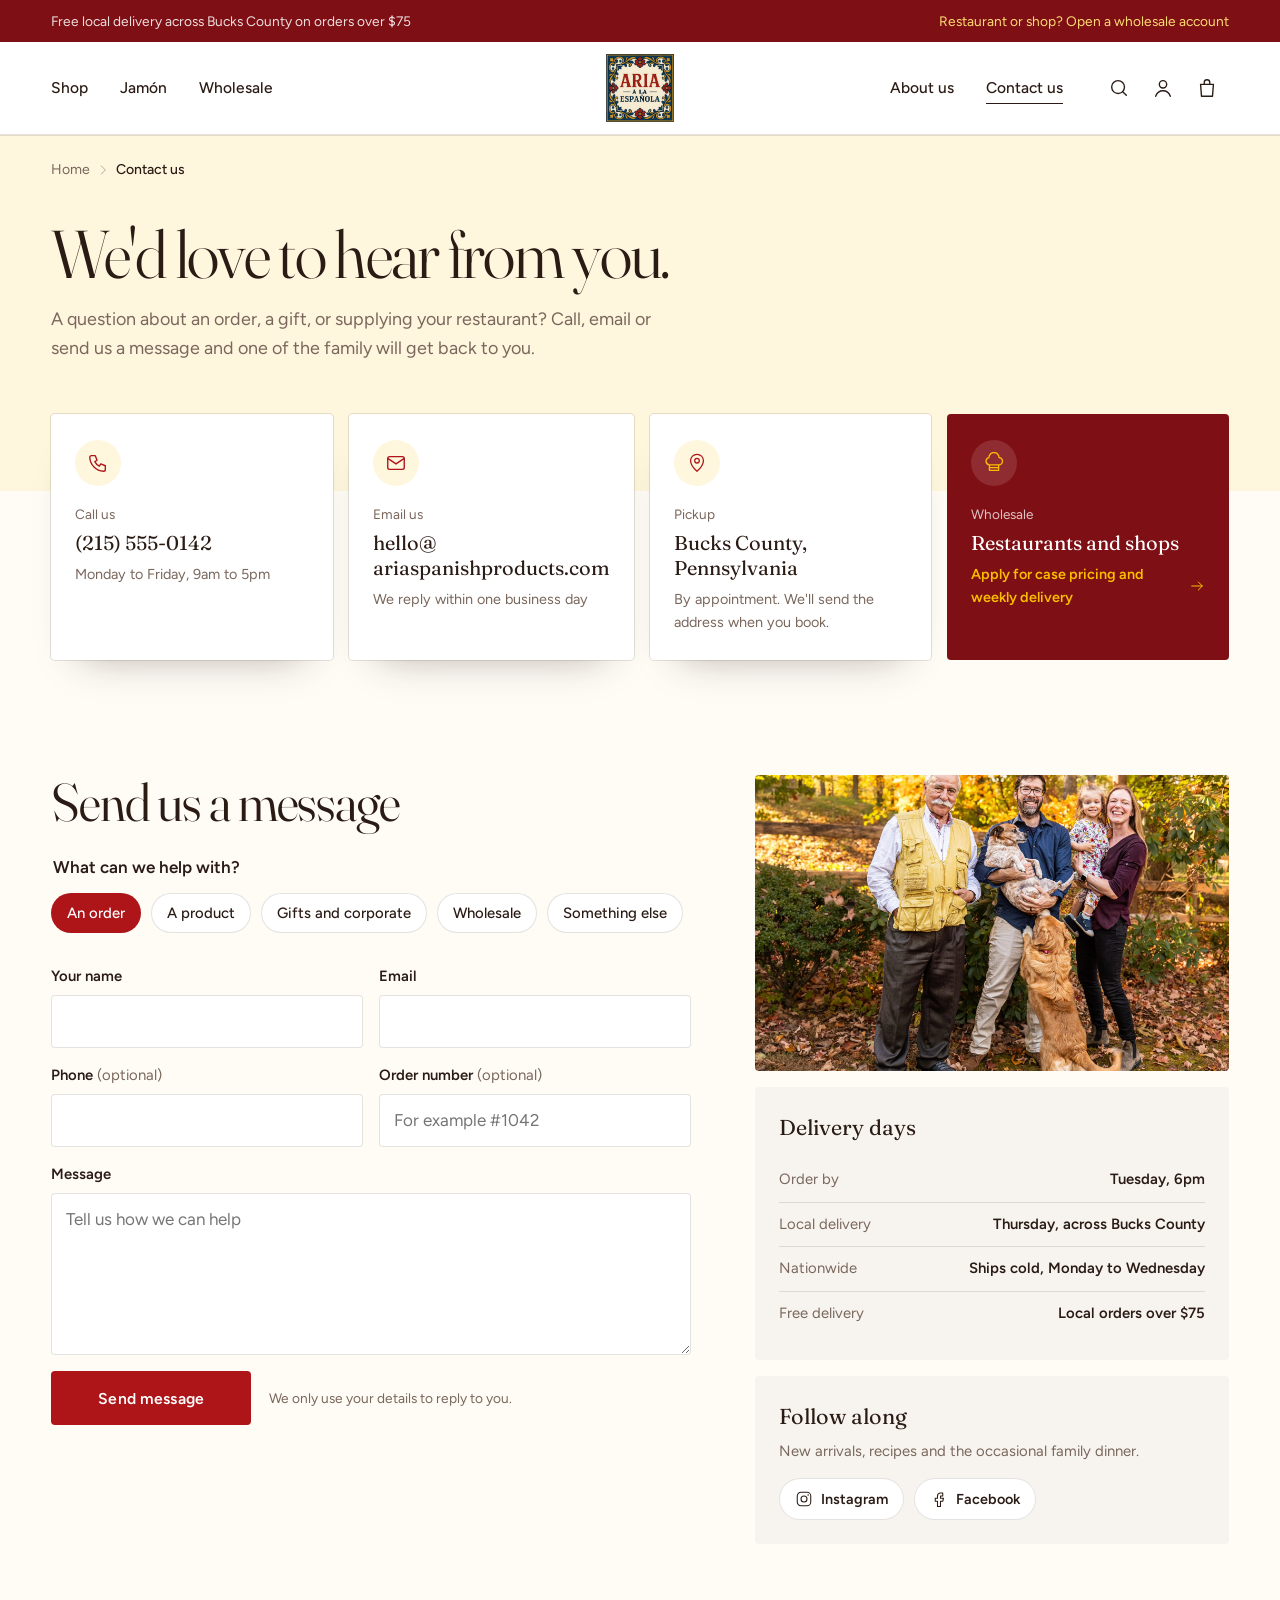
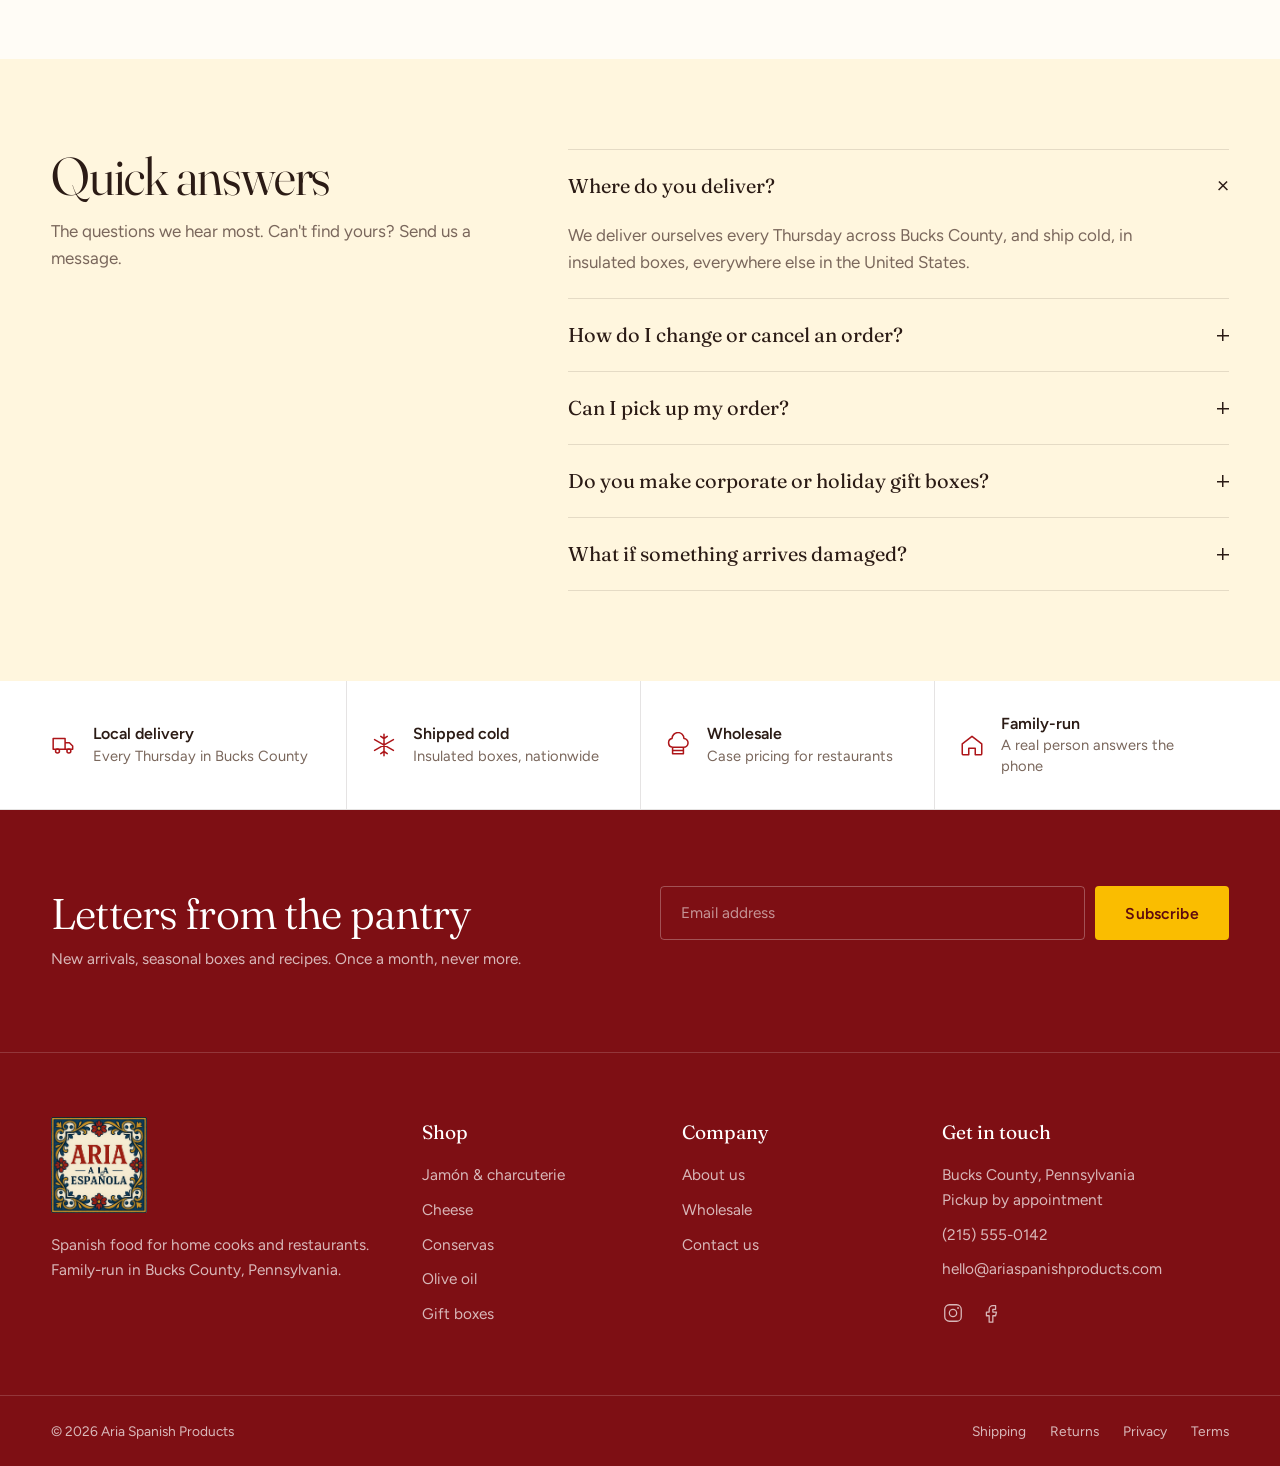
<file: template-1/contact.html>
<!doctype html>
<html lang="en">
<head>
  <meta charset="utf-8">
  <meta name="viewport" content="width=device-width, initial-scale=1">
  <title>Contact us | Aria Spanish Products</title>
  <meta name="description" content="Contact Aria Spanish Products in Bucks County, Pennsylvania. Call, email or send a message about orders, gifts and wholesale.">
  <link rel="preconnect" href="https://fonts.googleapis.com">
  <link rel="preconnect" href="https://fonts.gstatic.com" crossorigin>
  <link href="https://fonts.googleapis.com/css2?family=Fraunces:opsz,wght@9..144,300..600&family=Figtree:wght@400;500;600;700&display=swap" rel="stylesheet">
  <link rel="stylesheet" href="css/style.css">
  <link rel="stylesheet" href="css/shop.css">
  <link rel="stylesheet" href="css/contact.css">
  <script>document.documentElement.classList.add("js")</script>
</head>
<body class="page-contact">

<svg width="0" height="0" style="position:absolute" aria-hidden="true">
  <symbol id="i-search" viewBox="0 0 24 24"><circle cx="11" cy="11" r="7" fill="none" stroke="currentColor" stroke-width="1.5"/><path d="M20 20l-4-4" stroke="currentColor" stroke-width="1.5" stroke-linecap="round"/></symbol>
  <symbol id="i-user" viewBox="0 0 24 24"><circle cx="12" cy="8" r="4" fill="none" stroke="currentColor" stroke-width="1.5"/><path d="M4 21c1.5-4 4.5-6 8-6s6.5 2 8 6" fill="none" stroke="currentColor" stroke-width="1.5" stroke-linecap="round"/></symbol>
  <symbol id="i-bag" viewBox="0 0 24 24"><path d="M5 8h14l-1 13H6L5 8z" fill="none" stroke="currentColor" stroke-width="1.5" stroke-linejoin="round"/><path d="M9 8V6a3 3 0 016 0v2" fill="none" stroke="currentColor" stroke-width="1.5"/></symbol>
  <symbol id="i-menu" viewBox="0 0 24 24"><path d="M3 8h18M3 16h18" stroke="currentColor" stroke-width="1.5" stroke-linecap="round"/></symbol>
  <symbol id="i-close" viewBox="0 0 24 24"><path d="M6 6l12 12M18 6L6 18" stroke="currentColor" stroke-width="1.5" stroke-linecap="round"/></symbol>
  <symbol id="i-plus" viewBox="0 0 24 24"><path d="M12 5v14M5 12h14" stroke="currentColor" stroke-width="1.6" stroke-linecap="round"/></symbol>
  <symbol id="i-minus" viewBox="0 0 24 24"><path d="M5 12h14" stroke="currentColor" stroke-width="1.6" stroke-linecap="round"/></symbol>
  <symbol id="i-arrow" viewBox="0 0 24 24"><path d="M4 12h16M14 6l6 6-6 6" fill="none" stroke="currentColor" stroke-width="1.5" stroke-linecap="round" stroke-linejoin="round"/></symbol>
  <symbol id="i-left" viewBox="0 0 24 24"><path d="M15 5l-7 7 7 7" fill="none" stroke="currentColor" stroke-width="1.5" stroke-linecap="round" stroke-linejoin="round"/></symbol>
  <symbol id="i-right" viewBox="0 0 24 24"><path d="M9 5l7 7-7 7" fill="none" stroke="currentColor" stroke-width="1.5" stroke-linecap="round" stroke-linejoin="round"/></symbol>
  <symbol id="i-truck" viewBox="0 0 24 24"><path d="M2 6h11v10H2zM13 10h4l3 3v3h-7" fill="none" stroke="currentColor" stroke-width="1.4" stroke-linejoin="round"/><circle cx="6" cy="17.5" r="1.8" fill="none" stroke="currentColor" stroke-width="1.4"/><circle cx="16.5" cy="17.5" r="1.8" fill="none" stroke="currentColor" stroke-width="1.4"/></symbol>
  <symbol id="i-snow" viewBox="0 0 24 24"><path d="M12 2v20M3.3 7l17.4 10M3.3 17L20.7 7M9 4l3 2 3-2M9 20l3-2 3 2" fill="none" stroke="currentColor" stroke-width="1.4" stroke-linecap="round" stroke-linejoin="round"/></symbol>
  <symbol id="i-chef" viewBox="0 0 24 24"><path d="M7 14v6h10v-6M7 14a4 4 0 01-.5-7.9A5 5 0 0117.5 6 4 4 0 0117 14H7zM7 17h10" fill="none" stroke="currentColor" stroke-width="1.4" stroke-linejoin="round"/></symbol>
  <symbol id="i-home" viewBox="0 0 24 24"><path d="M3 11l9-7 9 7v9a1 1 0 01-1 1h-5v-6H9v6H4a1 1 0 01-1-1z" fill="none" stroke="currentColor" stroke-width="1.4" stroke-linejoin="round"/></symbol>
  <symbol id="i-check" viewBox="0 0 24 24"><path d="M5 12.5l4.5 4.5L19 7.5" fill="none" stroke="currentColor" stroke-width="1.7" stroke-linecap="round" stroke-linejoin="round"/></symbol>
  <symbol id="i-pin" viewBox="0 0 24 24"><path d="M12 21s7-6.2 7-11.5A7 7 0 005 9.5C5 14.8 12 21 12 21z" fill="none" stroke="currentColor" stroke-width="1.4"/><circle cx="12" cy="9.5" r="2.5" fill="none" stroke="currentColor" stroke-width="1.4"/></symbol>
  <symbol id="i-ig" viewBox="0 0 24 24"><rect x="3" y="3" width="18" height="18" rx="5" fill="none" stroke="currentColor" stroke-width="1.4"/><circle cx="12" cy="12" r="4" fill="none" stroke="currentColor" stroke-width="1.4"/><circle cx="17.5" cy="6.5" r="1" fill="currentColor"/></symbol>
  <symbol id="i-fb" viewBox="0 0 24 24"><path d="M14 8h3V4h-3a4 4 0 00-4 4v3H7v4h3v7h4v-7h3l1-4h-4V8z" fill="none" stroke="currentColor" stroke-width="1.4" stroke-linejoin="round"/></symbol>
  <symbol id="i-filter" viewBox="0 0 24 24"><path d="M4 6h16M7 12h10M10 18h4" stroke="currentColor" stroke-width="1.6" stroke-linecap="round"/></symbol>
  <symbol id="i-down" viewBox="0 0 24 24"><path d="M6 9l6 6 6-6" fill="none" stroke="currentColor" stroke-width="1.6" stroke-linecap="round" stroke-linejoin="round"/></symbol>
  <symbol id="i-grid" viewBox="0 0 24 24"><path d="M4 4h7v7H4zM13 4h7v7h-7zM4 13h7v7H4zM13 13h7v7h-7z" fill="none" stroke="currentColor" stroke-width="1.5"/></symbol>
</svg>

<a class="skip" href="#main">Skip to content</a>

<div class="announce">
  <div class="wrap announce__in">
    <p>Free local delivery across Bucks County on orders over $75</p>
    <a href="wholesale.html">Restaurant or shop? Open a wholesale account</a>
  </div>
</div>

<header class="header" id="header">
  <div class="wrap header__in">
    <button class="icon-btn header__burger" aria-label="Open menu" aria-controls="drawer-nav"><svg><use href="#i-menu"/></svg></button>

    <nav class="nav nav--left" aria-label="Shop">
      <div class="nav__item nav__item--mega">
        <a href="shop.html" class="nav__link">Shop</a>
        <div class="mega">
          <div class="wrap mega__in">
            <div class="mega__group">
              <p class="mega__title">Categories</p>
              <a href="category.html">Jamón &amp; charcuterie</a>
              <a href="shop.html">Cheese</a>
              <a href="shop.html">Conservas &amp; seafood</a>
              <a href="shop.html">Olive oil &amp; vinegar</a>
              <a href="shop.html">Paella &amp; rice</a>
              <a href="shop.html">Pantry &amp; olives</a>
              <a href="shop.html">Sweets &amp; turrón</a>
            </div>
            <div class="mega__group">
              <p class="mega__title">Collections</p>
              <a href="shop.html">Bestsellers</a>
              <a href="shop.html">New arrivals</a>
              <a href="shop.html">Gift boxes</a>
              <a href="shop.html">Tapas night</a>
              <a href="shop.html">Paella essentials</a>
              <a href="shop.html" class="mega__all">Shop everything</a>
            </div>
            <a href="shop.html" class="mega__feature">
              <img src="../assets/images/lifestyle/world-paella-day.png" alt="Paella cooked over an open fire on the beach">
              <span><strong>Paella essentials</strong>Bomba rice, saffron and wood-fired broth</span>
            </a>
            <a href="shop.html" class="mega__feature">
              <img src="../assets/images/lifestyle/tinned-specialties.jpg" alt="Open tin of mussels on illustrated wrapping">
              <span><strong>Conservas</strong>The tins Spain saves for special occasions</span>
            </a>
          </div>
        </div>
      </div>
      <a href="category.html" class="nav__link">Jamón</a>
      <a href="wholesale.html" class="nav__link">Wholesale</a>
    </nav>

    <a href="index.html" class="logo" aria-label="Aria a la Española, home">
      <img src="../assets/images/brand/logo-tile.png" alt="Aria a la Española" width="422" height="425">
    </a>

    <div class="header__right">
      <nav class="nav" aria-label="Company">
        <a href="about.html" class="nav__link">About us</a>
        <a href="contact.html" class="nav__link" aria-current="page">Contact us</a>
      </nav>
      <div class="header__actions">
        <button class="icon-btn" aria-label="Search"><svg><use href="#i-search"/></svg></button>
        <a class="icon-btn hide-md" href="#" aria-label="Account"><svg><use href="#i-user"/></svg></a>
        <button class="icon-btn cart-btn" aria-label="Open basket" data-cart-open>
          <svg><use href="#i-bag"/></svg><span class="cart-btn__count" data-cart-count data-empty>0</span>
        </button>
      </div>
    </div>
  </div>
</header>

<div class="drawer drawer--left" id="drawer-nav" aria-hidden="true">
  <div class="drawer__panel">
    <div class="drawer__head">
      <img class="drawer__logo" src="../assets/images/brand/logo-tile.png" alt="Aria a la Española">
      <button class="icon-btn" data-drawer-close aria-label="Close menu"><svg><use href="#i-close"/></svg></button>
    </div>
    <nav class="mnav" aria-label="Mobile">
      <a href="shop.html">Shop all</a>
      <a href="category.html">Jamón</a>
      <a href="wholesale.html">Wholesale</a>
      <a href="about.html">About us</a>
      
      <a href="contact.html">Contact us</a>
    </nav>
    <p class="mnav__foot">Local delivery every Thursday across Bucks County.</p>
  </div>
</div>

<main id="main">

  <section class="ct-hero" aria-labelledby="ct-title">
    <div class="wrap">
      <nav class="woocommerce-breadcrumb" aria-label="Breadcrumb"><a href="index.html">Home</a><svg><use href="#i-right"/></svg><span aria-current="page">Contact us</span></nav>
      <h1 id="ct-title" class="ct-hero__title">We'd love to hear from you.</h1>
      <p class="ct-hero__lede">A question about an order, a gift, or supplying your restaurant? Call, email or send us a message and one of the family will get back to you.</p>
    </div>
  </section>

  <section class="ct-ways wrap" aria-label="Ways to reach us">
    <a href="tel:+12155550142" class="ct-way">
      <span class="ct-way__icon"><svg viewBox="0 0 24 24"><path d="M5 4h4l2 5-2.5 1.5a11 11 0 005 5L15 13l5 2v4a2 2 0 01-2 2A16 16 0 013 6a2 2 0 012-2z" fill="none" stroke="currentColor" stroke-width="1.5" stroke-linejoin="round"/></svg></span>
      <span class="ct-way__label">Call us</span>
      <strong>(215) 555-0142</strong>
      <span class="ct-way__note">Monday to Friday, 9am to 5pm</span>
    </a>
    <a href="mailto:hello@ariaspanishproducts.com" class="ct-way">
      <span class="ct-way__icon"><svg viewBox="0 0 24 24"><rect x="3" y="5" width="18" height="14" rx="2" fill="none" stroke="currentColor" stroke-width="1.5"/><path d="M3 7l9 6 9-6" fill="none" stroke="currentColor" stroke-width="1.5"/></svg></span>
      <span class="ct-way__label">Email us</span>
      <strong class="ct-way__email">hello@<wbr>ariaspanishproducts.com</strong>
      <span class="ct-way__note">We reply within one business day</span>
    </a>
    <div class="ct-way">
      <span class="ct-way__icon"><svg><use href="#i-pin"/></svg></span>
      <span class="ct-way__label">Pickup</span>
      <strong>Bucks County, Pennsylvania</strong>
      <span class="ct-way__note">By appointment. We'll send the address when you book.</span>
    </div>
    <a href="wholesale.html" class="ct-way ct-way--trade">
      <span class="ct-way__icon"><svg><use href="#i-chef"/></svg></span>
      <span class="ct-way__label">Wholesale</span>
      <strong>Restaurants and shops</strong>
      <span class="ct-way__note">Apply for case pricing and weekly delivery <svg><use href="#i-arrow"/></svg></span>
    </a>
  </section>

  <section class="section wrap ct-main" aria-labelledby="form-title">
    <form class="ct-form" data-contact novalidate>
      <h2 id="form-title" class="h2">Send us a message</h2>
      <fieldset class="ct-topics">
        <legend>What can we help with?</legend>
        <label><input type="radio" name="topic" value="order" checked><span>An order</span></label>
        <label><input type="radio" name="topic" value="product"><span>A product</span></label>
        <label><input type="radio" name="topic" value="gift"><span>Gifts and corporate</span></label>
        <label><input type="radio" name="topic" value="wholesale"><span>Wholesale</span></label>
        <label><input type="radio" name="topic" value="other"><span>Something else</span></label>
      </fieldset>
      <div class="ct-row">
        <div class="ct-field"><label for="c-name">Your name</label><input id="c-name" name="name" autocomplete="name" required><p class="ct-error">Please add your name.</p></div>
        <div class="ct-field"><label for="c-email">Email</label><input id="c-email" name="email" type="email" autocomplete="email" required><p class="ct-error">Please add a valid email address.</p></div>
      </div>
      <div class="ct-row">
        <div class="ct-field"><label for="c-phone">Phone <span>(optional)</span></label><input id="c-phone" name="phone" type="tel" autocomplete="tel"></div>
        <div class="ct-field"><label for="c-order">Order number <span>(optional)</span></label><input id="c-order" name="order" placeholder="For example #1042"></div>
      </div>
      <div class="ct-field"><label for="c-msg">Message</label><textarea id="c-msg" name="message" rows="5" required placeholder="Tell us how we can help"></textarea><p class="ct-error">Please write a short message.</p></div>
      <div class="ct-submit">
        <button class="btn btn--red" type="submit">Send message</button>
        <p class="ct-privacy">We only use your details to reply to you.</p>
      </div>
      <div class="ct-sent" role="status" hidden>
        <span class="ct-sent__icon"><svg><use href="#i-check"/></svg></span>
        <div><strong>Message sent</strong><p>Thank you. We'll reply to you within one business day.</p></div>
      </div>
    </form>

    <aside class="ct-side">
      <figure class="ct-side__img"><img src="../assets/images/brand/family.jpg" alt="The Aria family outdoors in autumn" loading="lazy"></figure>
      <div class="ct-card">
        <h3>Delivery days</h3>
        <dl class="ct-hours">
          <div><dt>Order by</dt><dd>Tuesday, 6pm</dd></div>
          <div><dt>Local delivery</dt><dd>Thursday, across Bucks County</dd></div>
          <div><dt>Nationwide</dt><dd>Ships cold, Monday to Wednesday</dd></div>
          <div><dt>Free delivery</dt><dd>Local orders over $75</dd></div>
        </dl>
      </div>
      <div class="ct-card ct-card--social">
        <h3>Follow along</h3>
        <p>New arrivals, recipes and the occasional family dinner.</p>
        <div class="ct-social">
          <a href="#" aria-label="Instagram"><svg><use href="#i-ig"/></svg>Instagram</a>
          <a href="#" aria-label="Facebook"><svg><use href="#i-fb"/></svg>Facebook</a>
        </div>
      </div>
    </aside>
  </section>

  <section class="ct-faq" aria-labelledby="faq-title">
    <div class="wrap ct-faq__in">
      <div>
        <h2 id="faq-title" class="h2">Quick answers</h2>
        <p class="ct-faq__lede">The questions we hear most. Can't find yours? Send us a message.</p>
      </div>
      <div class="ct-faq__list">
        <details open><summary>Where do you deliver?</summary><p>We deliver ourselves every Thursday across Bucks County, and ship cold, in insulated boxes, everywhere else in the United States.</p></details>
        <details><summary>How do I change or cancel an order?</summary><p>Call or email us before Tuesday at 6pm and we'll change or cancel it. After that, local orders are already being packed for Thursday.</p></details>
        <details><summary>Can I pick up my order?</summary><p>Yes. Pickup in Bucks County is by appointment. Choose pickup at checkout or send us a message and we'll arrange a time.</p></details>
        <details><summary>Do you make corporate or holiday gift boxes?</summary><p>Yes. Tell us how many boxes, your budget and the date you need them, and we'll put together a selection with handwritten cards.</p></details>
        <details><summary>What if something arrives damaged?</summary><p>Contact us within 48 hours with a photo and we'll replace it.</p></details>
      </div>
    </div>
  </section>

<section class="service" aria-label="How we serve you">
    <ul class="wrap service__in">
      <li><svg><use href="#i-truck"/></svg><span><strong>Local delivery</strong>Every Thursday in Bucks County</span></li>
      <li><svg><use href="#i-snow"/></svg><span><strong>Shipped cold</strong>Insulated boxes, nationwide</span></li>
      <li><svg><use href="#i-chef"/></svg><span><strong>Wholesale</strong>Case pricing for restaurants</span></li>
      <li><svg><use href="#i-home"/></svg><span><strong>Family-run</strong>A real person answers the phone</span></li>
    </ul>
  </section>
</main>

<footer class="footer">
  <div class="wrap footer__news">
    <div>
      <h2 class="footer__title">Letters from the pantry</h2>
      <p>New arrivals, seasonal boxes and recipes. Once a month, never more.</p>
    </div>
    <form class="news" data-news>
      <label for="news-email" class="sr-only">Email address</label>
      <input id="news-email" type="email" placeholder="Email address" required>
      <button class="btn btn--gold" type="submit">Subscribe</button>
      <p class="news__msg" role="status"></p>
    </form>
  </div>
  <div class="wrap footer__top">
    <div class="footer__brand">
      <img src="../assets/images/brand/logo-tile.png" alt="Aria a la Española" width="96" height="97">
      <p>Spanish food for home cooks and restaurants. Family-run in Bucks County, Pennsylvania.</p>
    </div>
    <div class="footer__col">
      <h3>Shop</h3>
      <a href="category.html">Jamón &amp; charcuterie</a><a href="shop.html">Cheese</a><a href="shop.html">Conservas</a><a href="shop.html">Olive oil</a><a href="shop.html">Gift boxes</a>
    </div>
    <div class="footer__col">
      <h3>Company</h3>
      <a href="about.html">About us</a><a href="wholesale.html">Wholesale</a><a href="contact.html">Contact us</a>
    </div>
    <div class="footer__col">
      <h3>Get in touch</h3>
      <p>Bucks County, Pennsylvania<br>Pickup by appointment</p>
      <a href="tel:+12155550142">(215) 555-0142</a>
      <a href="mailto:hello@ariaspanishproducts.com">hello@ariaspanishproducts.com</a>
      <div class="footer__social">
        <a href="#" aria-label="Instagram"><svg><use href="#i-ig"/></svg></a>
        <a href="#" aria-label="Facebook"><svg><use href="#i-fb"/></svg></a>
      </div>
    </div>
  </div>
  <div class="wrap footer__bottom">
    <p>© 2026 Aria Spanish Products</p>
    <p class="footer__legal"><a href="#">Shipping</a><a href="#">Returns</a><a href="#">Privacy</a><a href="#">Terms</a></p>
  </div>
</footer>

<div class="drawer drawer--right" id="cart" aria-hidden="true">
  <div class="drawer__panel" role="dialog" aria-modal="true" aria-labelledby="cart-title">
    <div class="drawer__head">
      <h2 id="cart-title" class="drawer__title">Your basket</h2>
      <button class="icon-btn" data-drawer-close aria-label="Close basket"><svg><use href="#i-close"/></svg></button>
    </div>
    <div class="cart__progress">
      <p data-cart-progress-text>Add $75.00 more for free local delivery</p>
      <span class="cart__bar"><span data-cart-bar></span></span>
    </div>
    <ul class="cart__items" data-cart-items></ul>
    <div class="cart__empty" data-cart-empty>
      <p>Your basket is empty.</p>
      <a href="shop.html" class="btn btn--red">Start shopping</a>
    </div>
    <div class="cart__foot" data-cart-foot>
      <div class="cart__total"><span>Subtotal</span><strong data-cart-total>$0.00</strong></div>
      <p class="cart__note">Taxes and delivery calculated at checkout.</p>
      <button class="btn btn--red btn--block">Checkout</button>
    </div>
  </div>
</div>


<script src="js/catalog.js"></script>
<script src="js/main.js"></script>
<script src="js/contact.js"></script>
</body>
</html>
</file>
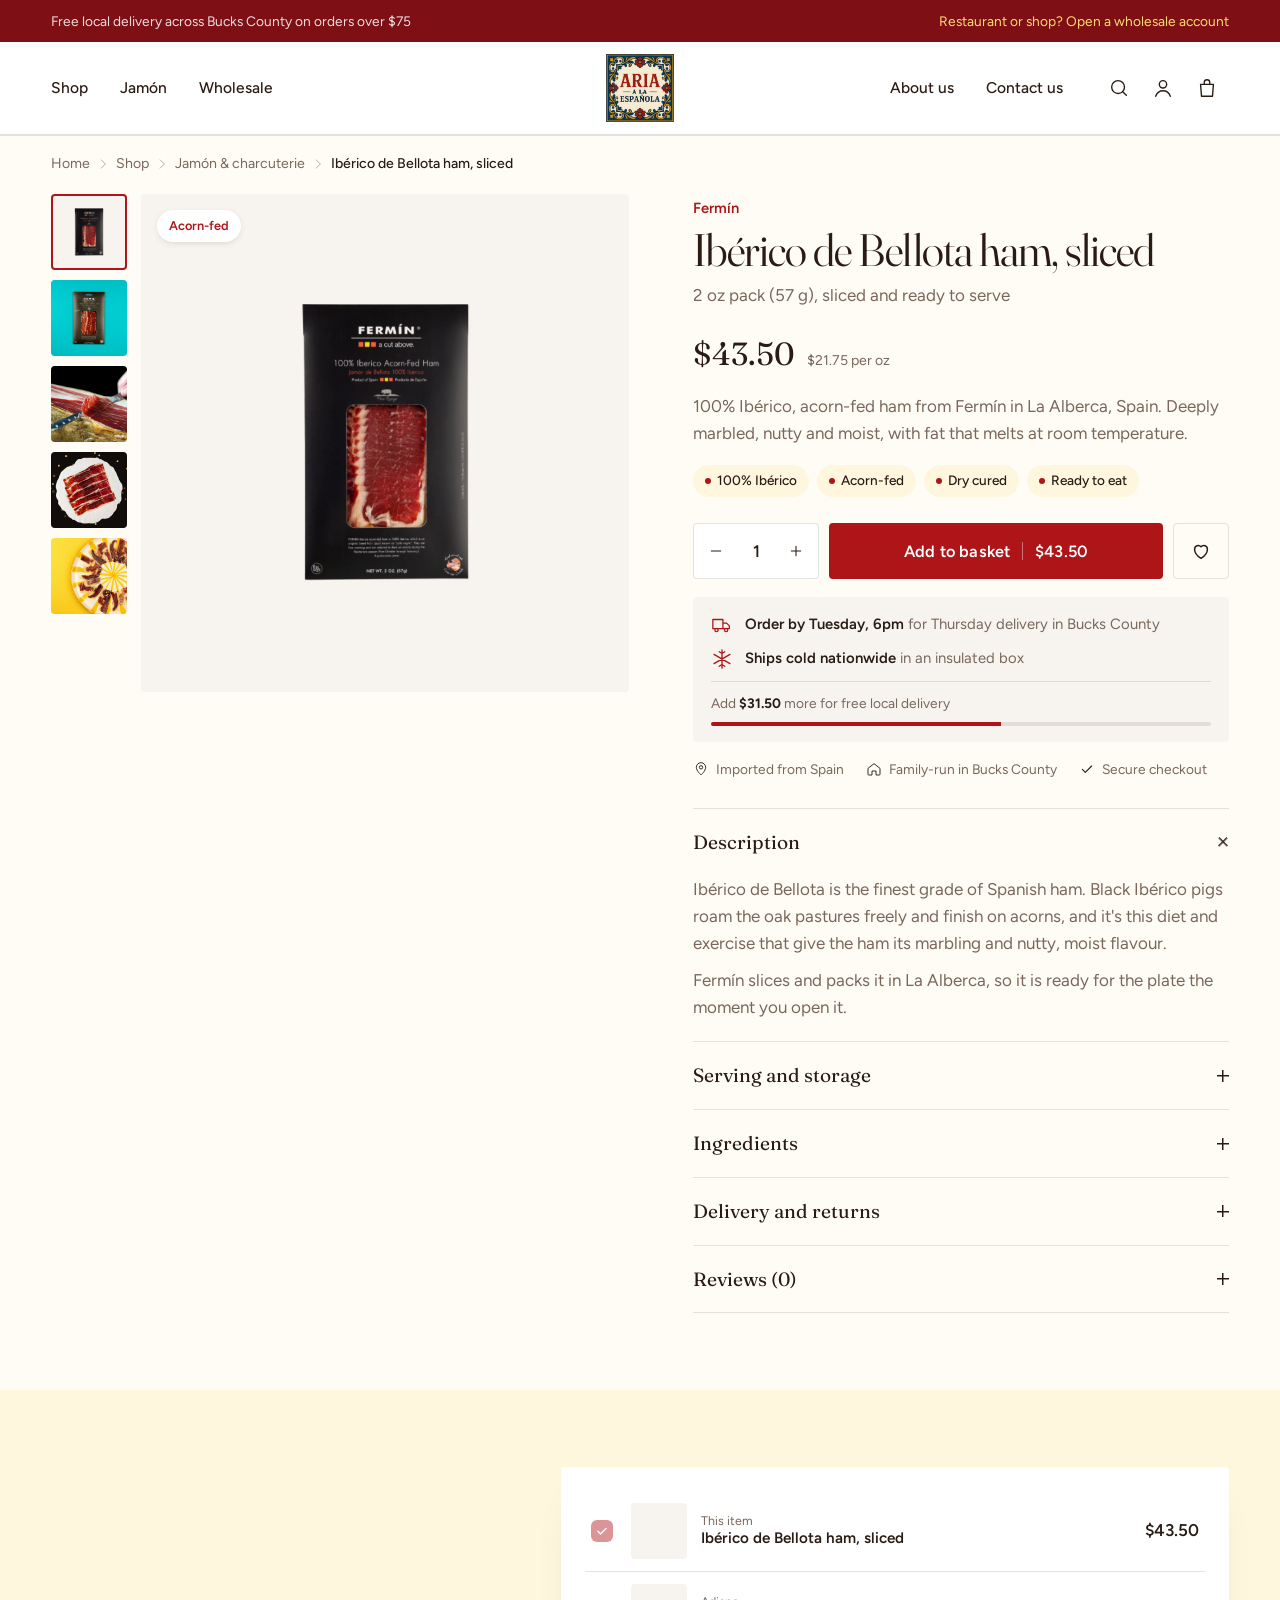
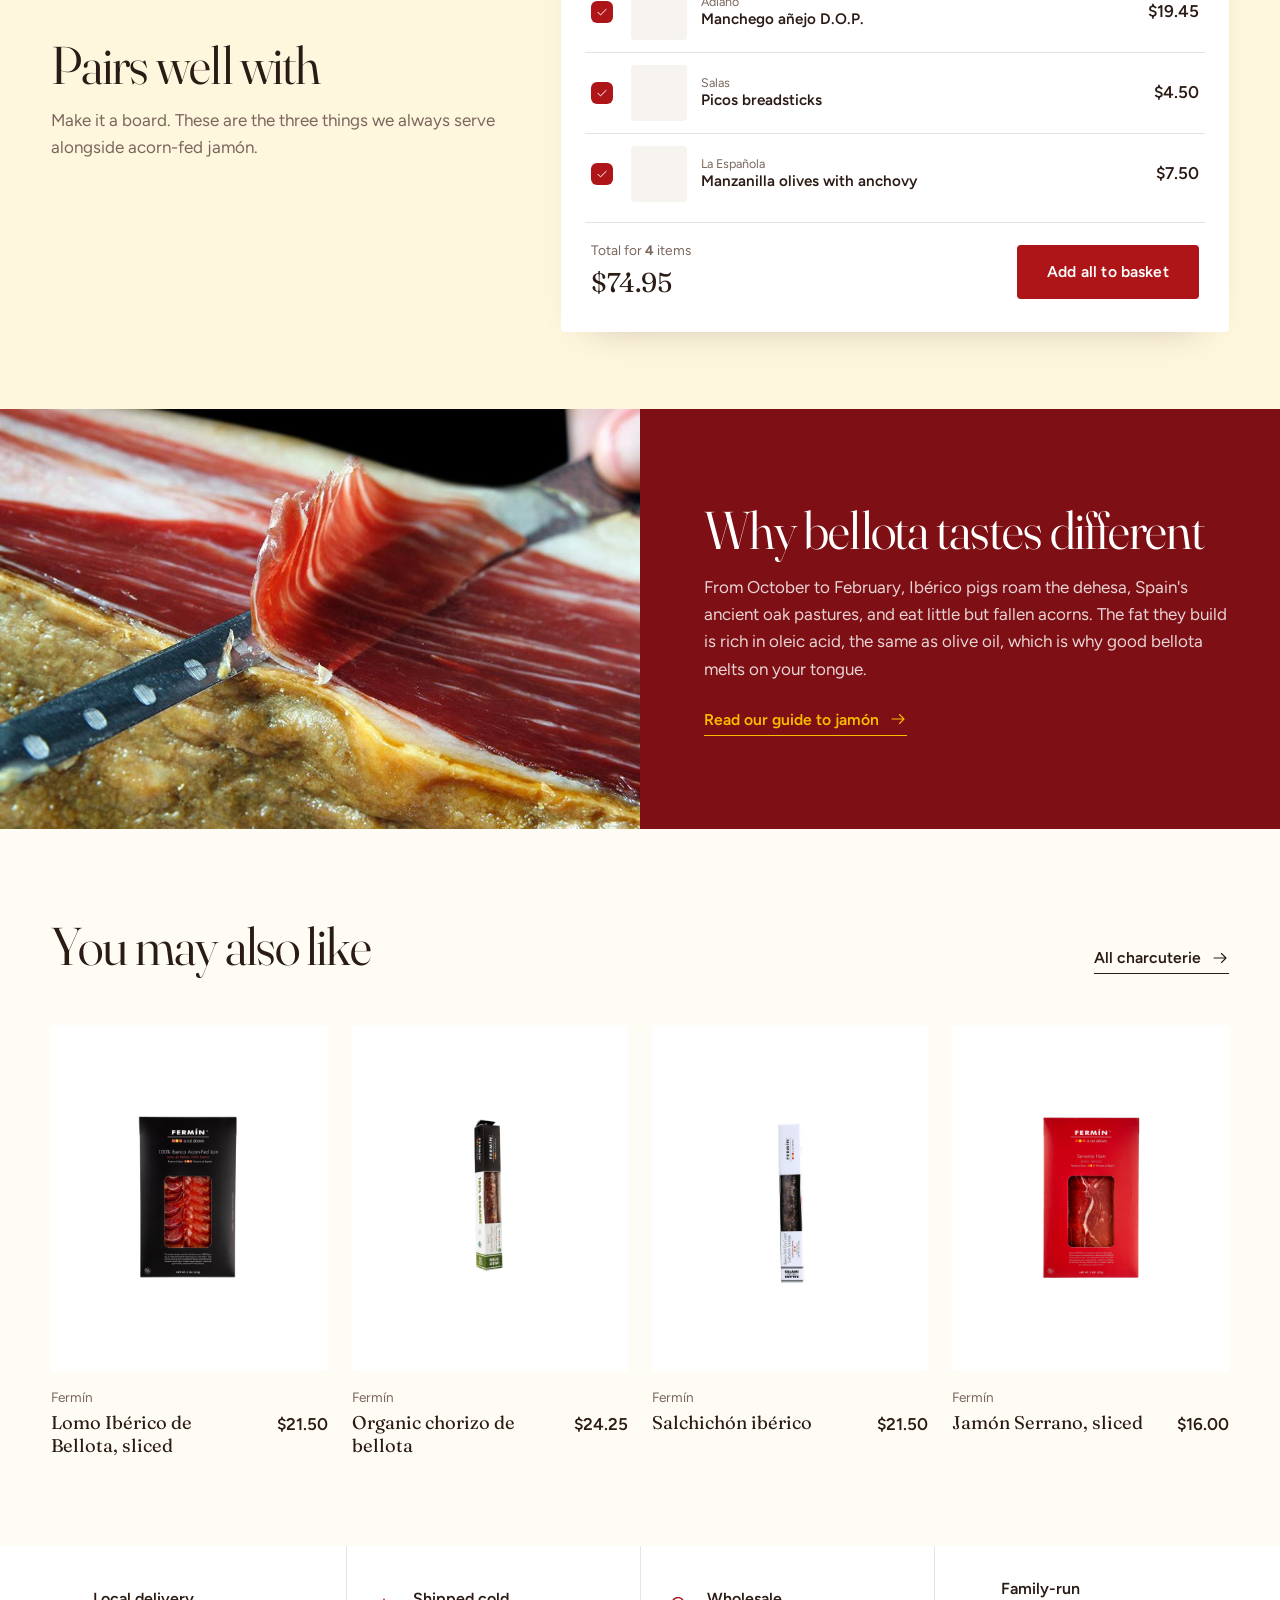
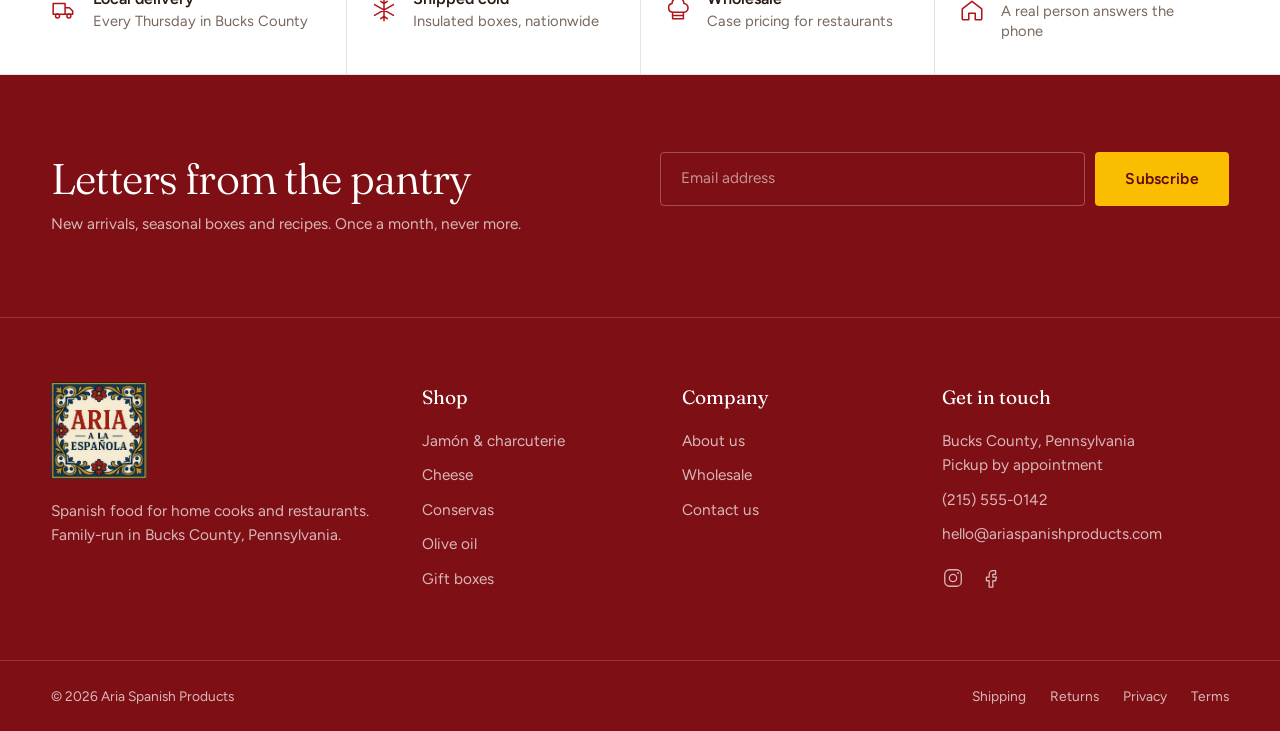
<file: template-1/product.html>
<!doctype html>
<html lang="en">
<head>
  <meta charset="utf-8">
  <meta name="viewport" content="width=device-width, initial-scale=1">
  <title>Fermín Ibérico de Bellota ham, sliced | Aria Spanish Products</title>
  <meta name="description" content="Hand-sliced 100% Ibérico de Bellota ham from Fermín. Acorn-fed, dry cured and ready to eat. $43.50 for a 2 oz pack, delivered from Bucks County.">
  <link rel="preconnect" href="https://fonts.googleapis.com">
  <link rel="preconnect" href="https://fonts.gstatic.com" crossorigin>
  <link href="https://fonts.googleapis.com/css2?family=Fraunces:opsz,wght@9..144,300..600&family=Figtree:wght@400;500;600;700&display=swap" rel="stylesheet">
  <link rel="stylesheet" href="css/style.css">
  <link rel="stylesheet" href="css/shop.css">
  <link rel="stylesheet" href="css/product.css">
  <script>document.documentElement.classList.add("js")</script>
</head>
<body class="woocommerce single-product">

<svg width="0" height="0" style="position:absolute" aria-hidden="true">
  <symbol id="i-search" viewBox="0 0 24 24"><circle cx="11" cy="11" r="7" fill="none" stroke="currentColor" stroke-width="1.5"/><path d="M20 20l-4-4" stroke="currentColor" stroke-width="1.5" stroke-linecap="round"/></symbol>
  <symbol id="i-user" viewBox="0 0 24 24"><circle cx="12" cy="8" r="4" fill="none" stroke="currentColor" stroke-width="1.5"/><path d="M4 21c1.5-4 4.5-6 8-6s6.5 2 8 6" fill="none" stroke="currentColor" stroke-width="1.5" stroke-linecap="round"/></symbol>
  <symbol id="i-bag" viewBox="0 0 24 24"><path d="M5 8h14l-1 13H6L5 8z" fill="none" stroke="currentColor" stroke-width="1.5" stroke-linejoin="round"/><path d="M9 8V6a3 3 0 016 0v2" fill="none" stroke="currentColor" stroke-width="1.5"/></symbol>
  <symbol id="i-menu" viewBox="0 0 24 24"><path d="M3 8h18M3 16h18" stroke="currentColor" stroke-width="1.5" stroke-linecap="round"/></symbol>
  <symbol id="i-close" viewBox="0 0 24 24"><path d="M6 6l12 12M18 6L6 18" stroke="currentColor" stroke-width="1.5" stroke-linecap="round"/></symbol>
  <symbol id="i-plus" viewBox="0 0 24 24"><path d="M12 5v14M5 12h14" stroke="currentColor" stroke-width="1.6" stroke-linecap="round"/></symbol>
  <symbol id="i-minus" viewBox="0 0 24 24"><path d="M5 12h14" stroke="currentColor" stroke-width="1.6" stroke-linecap="round"/></symbol>
  <symbol id="i-arrow" viewBox="0 0 24 24"><path d="M4 12h16M14 6l6 6-6 6" fill="none" stroke="currentColor" stroke-width="1.5" stroke-linecap="round" stroke-linejoin="round"/></symbol>
  <symbol id="i-left" viewBox="0 0 24 24"><path d="M15 5l-7 7 7 7" fill="none" stroke="currentColor" stroke-width="1.5" stroke-linecap="round" stroke-linejoin="round"/></symbol>
  <symbol id="i-right" viewBox="0 0 24 24"><path d="M9 5l7 7-7 7" fill="none" stroke="currentColor" stroke-width="1.5" stroke-linecap="round" stroke-linejoin="round"/></symbol>
  <symbol id="i-truck" viewBox="0 0 24 24"><path d="M2 6h11v10H2zM13 10h4l3 3v3h-7" fill="none" stroke="currentColor" stroke-width="1.4" stroke-linejoin="round"/><circle cx="6" cy="17.5" r="1.8" fill="none" stroke="currentColor" stroke-width="1.4"/><circle cx="16.5" cy="17.5" r="1.8" fill="none" stroke="currentColor" stroke-width="1.4"/></symbol>
  <symbol id="i-snow" viewBox="0 0 24 24"><path d="M12 2v20M3.3 7l17.4 10M3.3 17L20.7 7M9 4l3 2 3-2M9 20l3-2 3 2" fill="none" stroke="currentColor" stroke-width="1.4" stroke-linecap="round" stroke-linejoin="round"/></symbol>
  <symbol id="i-chef" viewBox="0 0 24 24"><path d="M7 14v6h10v-6M7 14a4 4 0 01-.5-7.9A5 5 0 0117.5 6 4 4 0 0117 14H7zM7 17h10" fill="none" stroke="currentColor" stroke-width="1.4" stroke-linejoin="round"/></symbol>
  <symbol id="i-home" viewBox="0 0 24 24"><path d="M3 11l9-7 9 7v9a1 1 0 01-1 1h-5v-6H9v6H4a1 1 0 01-1-1z" fill="none" stroke="currentColor" stroke-width="1.4" stroke-linejoin="round"/></symbol>
  <symbol id="i-check" viewBox="0 0 24 24"><path d="M5 12.5l4.5 4.5L19 7.5" fill="none" stroke="currentColor" stroke-width="1.7" stroke-linecap="round" stroke-linejoin="round"/></symbol>
  <symbol id="i-pin" viewBox="0 0 24 24"><path d="M12 21s7-6.2 7-11.5A7 7 0 005 9.5C5 14.8 12 21 12 21z" fill="none" stroke="currentColor" stroke-width="1.4"/><circle cx="12" cy="9.5" r="2.5" fill="none" stroke="currentColor" stroke-width="1.4"/></symbol>
  <symbol id="i-ig" viewBox="0 0 24 24"><rect x="3" y="3" width="18" height="18" rx="5" fill="none" stroke="currentColor" stroke-width="1.4"/><circle cx="12" cy="12" r="4" fill="none" stroke="currentColor" stroke-width="1.4"/><circle cx="17.5" cy="6.5" r="1" fill="currentColor"/></symbol>
  <symbol id="i-fb" viewBox="0 0 24 24"><path d="M14 8h3V4h-3a4 4 0 00-4 4v3H7v4h3v7h4v-7h3l1-4h-4V8z" fill="none" stroke="currentColor" stroke-width="1.4" stroke-linejoin="round"/></symbol>
  <symbol id="i-filter" viewBox="0 0 24 24"><path d="M4 6h16M7 12h10M10 18h4" stroke="currentColor" stroke-width="1.6" stroke-linecap="round"/></symbol>
  <symbol id="i-down" viewBox="0 0 24 24"><path d="M6 9l6 6 6-6" fill="none" stroke="currentColor" stroke-width="1.6" stroke-linecap="round" stroke-linejoin="round"/></symbol>
  <symbol id="i-grid" viewBox="0 0 24 24"><path d="M4 4h7v7H4zM13 4h7v7h-7zM4 13h7v7H4zM13 13h7v7h-7z" fill="none" stroke="currentColor" stroke-width="1.5"/></symbol>
</svg>

<a class="skip" href="#main">Skip to content</a>

<div class="announce">
  <div class="wrap announce__in">
    <p>Free local delivery across Bucks County on orders over $75</p>
    <a href="wholesale.html">Restaurant or shop? Open a wholesale account</a>
  </div>
</div>

<header class="header" id="header">
  <div class="wrap header__in">
    <button class="icon-btn header__burger" aria-label="Open menu" aria-controls="drawer-nav"><svg><use href="#i-menu"/></svg></button>

    <nav class="nav nav--left" aria-label="Shop">
      <div class="nav__item nav__item--mega">
        <a href="shop.html" class="nav__link">Shop</a>
        <div class="mega">
          <div class="wrap mega__in">
            <div class="mega__group">
              <p class="mega__title">Categories</p>
              <a href="category.html">Jamón &amp; charcuterie</a>
              <a href="shop.html">Cheese</a>
              <a href="shop.html">Conservas &amp; seafood</a>
              <a href="shop.html">Olive oil &amp; vinegar</a>
              <a href="shop.html">Paella &amp; rice</a>
              <a href="shop.html">Pantry &amp; olives</a>
              <a href="shop.html">Sweets &amp; turrón</a>
            </div>
            <div class="mega__group">
              <p class="mega__title">Collections</p>
              <a href="shop.html">Bestsellers</a>
              <a href="shop.html">New arrivals</a>
              <a href="shop.html">Gift boxes</a>
              <a href="shop.html">Tapas night</a>
              <a href="shop.html">Paella essentials</a>
              <a href="shop.html" class="mega__all">Shop everything</a>
            </div>
            <a href="shop.html" class="mega__feature">
              <img src="../assets/images/lifestyle/world-paella-day.png" alt="Paella cooked over an open fire on the beach">
              <span><strong>Paella essentials</strong>Bomba rice, saffron and wood-fired broth</span>
            </a>
            <a href="shop.html" class="mega__feature">
              <img src="../assets/images/lifestyle/tinned-specialties.jpg" alt="Open tin of mussels on illustrated wrapping">
              <span><strong>Conservas</strong>The tins Spain saves for special occasions</span>
            </a>
          </div>
        </div>
      </div>
      <a href="category.html" class="nav__link">Jamón</a>
      <a href="wholesale.html" class="nav__link">Wholesale</a>
    </nav>

    <a href="index.html" class="logo" aria-label="Aria a la Española, home">
      <img src="../assets/images/brand/logo-tile.png" alt="Aria a la Española" width="422" height="425">
    </a>

    <div class="header__right">
      <nav class="nav" aria-label="Company">
        <a href="about.html" class="nav__link">About us</a>
        <a href="contact.html" class="nav__link">Contact us</a>
      </nav>
      <div class="header__actions">
        <button class="icon-btn" aria-label="Search"><svg><use href="#i-search"/></svg></button>
        <a class="icon-btn hide-md" href="#" aria-label="Account"><svg><use href="#i-user"/></svg></a>
        <button class="icon-btn cart-btn" aria-label="Open basket" data-cart-open>
          <svg><use href="#i-bag"/></svg><span class="cart-btn__count" data-cart-count data-empty>0</span>
        </button>
      </div>
    </div>
  </div>
</header>

<div class="drawer drawer--left" id="drawer-nav" aria-hidden="true">
  <div class="drawer__panel">
    <div class="drawer__head">
      <img class="drawer__logo" src="../assets/images/brand/logo-tile.png" alt="Aria a la Española">
      <button class="icon-btn" data-drawer-close aria-label="Close menu"><svg><use href="#i-close"/></svg></button>
    </div>
    <nav class="mnav" aria-label="Mobile">
      <a href="shop.html">Shop all</a>
      <a href="category.html">Jamón</a>
      <a href="wholesale.html">Wholesale</a>
      <a href="about.html">About us</a>
      
      <a href="contact.html">Contact us</a>
    </nav>
    <p class="mnav__foot">Local delivery every Thursday across Bucks County.</p>
  </div>
</div>

<main id="main">

  <section class="pdp wrap" aria-labelledby="pdp-title">
    <nav class="woocommerce-breadcrumb" aria-label="Breadcrumb"><a href="index.html">Home</a><svg><use href="#i-right"/></svg><a href="shop.html">Shop</a><svg><use href="#i-right"/></svg><a href="category.html">Jamón &amp; charcuterie</a><svg><use href="#i-right"/></svg><span aria-current="page">Ibérico de Bellota ham, sliced</span></nav>

    <div class="pdp__grid">
      <div class="gallery woocommerce-product-gallery" data-gallery>
        <div class="gallery__thumbs" role="group" aria-label="Product images">
          <button class="gallery__thumb gallery__thumb--pack" type="button" data-go="0" aria-label="Show image 1 of 5" aria-current="true"><img src="../assets/images/products/jamon--fermin-bellota-ham-pre-sliced.png" alt=""></button>
          <button class="gallery__thumb" type="button" data-go="1" aria-label="Show image 2 of 5"><img src="../assets/images/gallery/fermin-bellota-2.jpg" alt=""></button>
          <button class="gallery__thumb" type="button" data-go="2" aria-label="Show image 3 of 5"><img src="../assets/images/gallery/fermin-bellota-3.jpg" alt=""></button>
          <button class="gallery__thumb" type="button" data-go="3" aria-label="Show image 4 of 5"><img src="../assets/images/lifestyle/gifts-for-the-entertainer.jpg" alt=""></button>
          <button class="gallery__thumb" type="button" data-go="4" aria-label="Show image 5 of 5"><img src="../assets/images/lifestyle/jamon-bellota.jpg" alt=""></button>
        </div>
        <div class="gallery__stage">
          <span class="gallery__badge">Acorn-fed</span>
          <div class="gallery__track" tabindex="0" aria-label="Product images, swipe to see more">
          <figure class="gallery__slide gallery__slide--pack" id="g0"><img src="../assets/images/products/jamon--fermin-bellota-ham-pre-sliced.png" alt="Fermín Ibérico de Bellota sliced ham, front of pack"></figure>
          <figure class="gallery__slide" id="g1"><img src="../assets/images/gallery/fermin-bellota-2.jpg" alt="The pack on a teal background" loading="lazy"></figure>
          <figure class="gallery__slide" id="g2"><img src="../assets/images/gallery/fermin-bellota-3.jpg" alt="Jamón ibérico de bellota being carved by hand" loading="lazy"></figure>
          <figure class="gallery__slide" id="g3"><img src="../assets/images/lifestyle/gifts-for-the-entertainer.jpg" alt="Slices of jamón ibérico de bellota on a white plate" loading="lazy"></figure>
          <figure class="gallery__slide" id="g4"><img src="../assets/images/lifestyle/jamon-bellota.jpg" alt="Jamón served on a yellow striped plate" loading="lazy"></figure>
          </div>
          <div class="gallery__dots" aria-hidden="true"><span class="is-on"></span><span class=""></span><span class=""></span><span class=""></span><span class=""></span></div>
        </div>
      </div>

      <div class="summary entry-summary">
        <a href="shop.html" class="summary__brand">Fermín</a>
        <h1 id="pdp-title" class="product_title summary__title">Ibérico de Bellota ham, sliced</h1>
        <p class="summary__meta">2 oz pack (57 g), sliced and ready to serve</p>
        <p class="price summary__price"><span class="woocommerce-Price-amount">$43.50</span><span class="summary__unit">$21.75 per oz</span></p>
        <p class="summary__lede">100% Ibérico, acorn-fed ham from Fermín in La Alberca, Spain. Deeply marbled, nutty and moist, with fat that melts at room temperature.</p>
        <ul class="facts" aria-label="Product highlights">
          <li>100% Ibérico</li><li>Acorn-fed</li><li>Dry cured</li><li>Ready to eat</li>
        </ul>

        <form class="cart buy" data-buy onsubmit="return false">
          <div class="qty-picker" role="group" aria-label="Quantity">
            <button type="button" data-step="-1" aria-label="Fewer"><svg><use href="#i-minus"/></svg></button>
            <input type="text" inputmode="numeric" value="1" aria-label="Quantity" data-qty-input>
            <button type="button" data-step="1" aria-label="More"><svg><use href="#i-plus"/></svg></button>
          </div>
          <button type="submit" class="btn btn--red buy__add single_add_to_cart_button" data-buy-add>Add to basket <span class="buy__sep"></span> <span data-buy-total>$43.50</span></button>
          <button type="button" class="buy__wish" aria-label="Save to wishlist" aria-pressed="false" data-wish><svg viewBox="0 0 24 24"><path d="M12 20s-7-4.4-7-10a4 4 0 017-2.6A4 4 0 0119 10c0 5.6-7 10-7 10z" fill="none" stroke="currentColor" stroke-width="1.6" stroke-linejoin="round"/></svg></button>
        </form>

        <div class="delivery">
          <p><svg><use href="#i-truck"/></svg><span><strong>Order by Tuesday, 6pm</strong> for Thursday delivery in Bucks County</span></p>
          <p><svg><use href="#i-snow"/></svg><span><strong>Ships cold nationwide</strong> in an insulated box</span></p>
          <div class="delivery__free"><span>Add <strong>$31.50</strong> more for free local delivery</span><span class="delivery__bar"><span style="width:58%"></span></span></div>
        </div>

        <ul class="assure">
          <li><svg><use href="#i-pin"/></svg>Imported from Spain</li>
          <li><svg><use href="#i-home"/></svg>Family-run in Bucks County</li>
          <li><svg><use href="#i-check"/></svg>Secure checkout</li>
        </ul>

        <div class="info woocommerce-tabs">
          <details open><summary>Description</summary>
            <div class="info__body"><p>Ibérico de Bellota is the finest grade of Spanish ham. Black Ibérico pigs roam the oak pastures freely and finish on acorns, and it's this diet and exercise that give the ham its marbling and nutty, moist flavour.</p><p>Fermín slices and packs it in La Alberca, so it is ready for the plate the moment you open it.</p></div></details>
          <details><summary>Serving and storage</summary>
            <div class="info__body"><p>Open the pack 20 minutes before serving and let it come to room temperature so the fat turns glossy. Fan the slices on a plate in a single layer.</p><p>Keep unopened packs in the fridge and check the date on the pack. Once opened, enjoy within a few days.</p></div></details>
          <details><summary>Ingredients</summary>
            <div class="info__body"><p>Ibérico pork ham, salt. Dry cured. All pork product. Imported from Spain.</p></div></details>
          <details><summary>Delivery and returns</summary>
            <div class="info__body"><p>Free local delivery every Thursday across Bucks County on orders over $75. Nationwide orders ship cold in insulated packaging. If something arrives damaged, contact us within 48 hours and we'll replace it.</p></div></details>
          <details><summary>Reviews (0)</summary>
            <div class="info__body"><p>No reviews yet. Tried it? Tell other customers what you thought.</p><a href="#" class="link">Write a review <svg><use href="#i-arrow"/></svg></a></div></details>
        </div>
      </div>
    </div>
  </section>

  <section class="pair-wrap" aria-labelledby="pair-title">
    <div class="wrap pair">
      <div class="pair__intro">
        <h2 id="pair-title" class="h2">Pairs well with</h2>
        <p>Make it a board. These are the three things we always serve alongside acorn-fed jamón.</p>
      </div>
      <div class="pair__panel">
        <div class="pair__main">
          <span class="pair__img"><img src="../assets/images/products/jamon--fermin-bellota-ham-pre-sliced.png" alt=""></span>
          <span class="pair__text"><span class="pair__brand">This item</span><span class="pair__name">Ibérico de Bellota ham, sliced</span></span>
          <span class="pair__price">$43.50</span>
        </div>
        <ul class="pair__list" data-pair>
          <li><label class="pair__item">
            <input type="checkbox" value="manchego-anejo" data-price="19.45" checked>
            <span class="pair__check"><svg><use href="#i-check"/></svg></span>
            <span class="pair__img"><img src="../assets/images/products/cheese--adiano-queso-manchego-anejo-d-o-p-aged-raw-sheep-s.jpg" alt="" loading="lazy"></span>
            <span class="pair__text"><span class="pair__brand">Adiano</span><span class="pair__name">Manchego añejo D.O.P.</span></span>
            <span class="pair__price">$19.45</span>
          </label></li>
          <li><label class="pair__item">
            <input type="checkbox" value="picos" data-price="4.5" checked>
            <span class="pair__check"><svg><use href="#i-check"/></svg></span>
            <span class="pair__img"><img src="../assets/images/products/olives--salas-mini-picos-camperos-breadsticks.png" alt="" loading="lazy"></span>
            <span class="pair__text"><span class="pair__brand">Salas</span><span class="pair__name">Picos breadsticks</span></span>
            <span class="pair__price">$4.50</span>
          </label></li>
          <li><label class="pair__item">
            <input type="checkbox" value="manzanilla" data-price="7.5" checked>
            <span class="pair__check"><svg><use href="#i-check"/></svg></span>
            <span class="pair__img"><img src="../assets/images/products/olives--la-espanola-manzanilla-olives-stuffed-with-anchovi.png" alt="" loading="lazy"></span>
            <span class="pair__text"><span class="pair__brand">La Española</span><span class="pair__name">Manzanilla olives with anchovy</span></span>
            <span class="pair__price">$7.50</span>
          </label></li>
        </ul>
        <div class="pair__total">
          <div><span>Total for <b data-pair-count>4</b> items</span><strong data-pair-total>$74.95</strong></div>
          <button class="btn btn--red" type="button" data-pair-add>Add all to basket</button>
        </div>
      </div>
    </div>
  </section>

  <section class="story-strip" aria-labelledby="dehesa-title">
    <figure class="story-strip__img"><img src="../assets/images/lifestyle/iberico-hams.jpg" alt="Jamón ibérico being carved by hand" loading="lazy"></figure>
    <div class="story-strip__copy">
      <h2 id="dehesa-title" class="h2">Why bellota tastes different</h2>
      <p>From October to February, Ibérico pigs roam the dehesa, Spain's ancient oak pastures, and eat little but fallen acorns. The fat they build is rich in oleic acid, the same as olive oil, which is why good bellota melts on your tongue.</p>
      <a href="index.html#jamon" class="link">Read our guide to jamón <svg><use href="#i-arrow"/></svg></a>
    </div>
  </section>

  <section class="section related" aria-labelledby="rel-title">
    <div class="wrap">
      <div class="sec-head"><h2 id="rel-title" class="h2">You may also like</h2><a href="category.html" class="link">All charcuterie <svg><use href="#i-arrow"/></svg></a></div>
      <ul class="products">
      <li class="product card">
        <div class="card__media">
          <a href="product.html" tabindex="-1" aria-hidden="true"><img src="../assets/images/products/charcuterie--fermin-lomo-iberico-de-bellota-pre-sliced.png" alt="" loading="lazy"></a>
          <button class="card__quick" data-add="lomo-bellota" aria-label="Add Fermín Lomo Ibérico de Bellota, sliced to basket"><svg><use href="#i-plus"/></svg>Add to basket</button>
        </div>
        <div class="card__body"><span class="card__brand">Fermín</span><a href="product.html" class="card__name">Lomo Ibérico de Bellota, sliced</a><span class="card__price">$21.50</span></div>
      </li>
      <li class="product card">
        <div class="card__media">
          <a href="product.html" tabindex="-1" aria-hidden="true"><img src="../assets/images/products/charcuterie--fermin-organic-chorizo-bellota-acorn-7oz.png" alt="" loading="lazy"></a>
          <button class="card__quick" data-add="chorizo-bellota" aria-label="Add Fermín Organic chorizo de bellota to basket"><svg><use href="#i-plus"/></svg>Add to basket</button>
        </div>
        <div class="card__body"><span class="card__brand">Fermín</span><a href="product.html" class="card__name">Organic chorizo de bellota</a><span class="card__price">$24.25</span></div>
      </li>
      <li class="product card">
        <div class="card__media">
          <a href="product.html" tabindex="-1" aria-hidden="true"><img src="../assets/images/products/charcuterie--fermin-salchichon-iberico-sausage-link.png" alt="" loading="lazy"></a>
          <button class="card__quick" data-add="salchichon" aria-label="Add Fermín Salchichón ibérico to basket"><svg><use href="#i-plus"/></svg>Add to basket</button>
        </div>
        <div class="card__body"><span class="card__brand">Fermín</span><a href="product.html" class="card__name">Salchichón ibérico</a><span class="card__price">$21.50</span></div>
      </li>
      <li class="product card">
        <div class="card__media">
          <a href="product.html" tabindex="-1" aria-hidden="true"><img src="../assets/images/products/charcuterie--fermin-jamon-serrano-pre-slice.png" alt="" loading="lazy"></a>
          <button class="card__quick" data-add="serrano-sliced" aria-label="Add Fermín Jamón Serrano, sliced to basket"><svg><use href="#i-plus"/></svg>Add to basket</button>
        </div>
        <div class="card__body"><span class="card__brand">Fermín</span><a href="product.html" class="card__name">Jamón Serrano, sliced</a><span class="card__price">$16.00</span></div>
      </li>
      </ul>
    </div>
  </section>

  <div class="sticky-buy" data-sticky-buy aria-hidden="true">
    <img src="../assets/images/products/jamon--fermin-bellota-ham-pre-sliced.png" alt="">
    <div><span>Ibérico de Bellota, sliced</span><strong>$43.50</strong></div>
    <button class="btn btn--red" type="button" data-sticky-add tabindex="-1">Add to basket</button>
  </div>

<section class="service" aria-label="How we serve you">
    <ul class="wrap service__in">
      <li><svg><use href="#i-truck"/></svg><span><strong>Local delivery</strong>Every Thursday in Bucks County</span></li>
      <li><svg><use href="#i-snow"/></svg><span><strong>Shipped cold</strong>Insulated boxes, nationwide</span></li>
      <li><svg><use href="#i-chef"/></svg><span><strong>Wholesale</strong>Case pricing for restaurants</span></li>
      <li><svg><use href="#i-home"/></svg><span><strong>Family-run</strong>A real person answers the phone</span></li>
    </ul>
  </section>
</main>

<footer class="footer">
  <div class="wrap footer__news">
    <div>
      <h2 class="footer__title">Letters from the pantry</h2>
      <p>New arrivals, seasonal boxes and recipes. Once a month, never more.</p>
    </div>
    <form class="news" data-news>
      <label for="news-email" class="sr-only">Email address</label>
      <input id="news-email" type="email" placeholder="Email address" required>
      <button class="btn btn--gold" type="submit">Subscribe</button>
      <p class="news__msg" role="status"></p>
    </form>
  </div>
  <div class="wrap footer__top">
    <div class="footer__brand">
      <img src="../assets/images/brand/logo-tile.png" alt="Aria a la Española" width="96" height="97">
      <p>Spanish food for home cooks and restaurants. Family-run in Bucks County, Pennsylvania.</p>
    </div>
    <div class="footer__col">
      <h3>Shop</h3>
      <a href="category.html">Jamón &amp; charcuterie</a><a href="shop.html">Cheese</a><a href="shop.html">Conservas</a><a href="shop.html">Olive oil</a><a href="shop.html">Gift boxes</a>
    </div>
    <div class="footer__col">
      <h3>Company</h3>
      <a href="about.html">About us</a><a href="wholesale.html">Wholesale</a><a href="contact.html">Contact us</a>
    </div>
    <div class="footer__col">
      <h3>Get in touch</h3>
      <p>Bucks County, Pennsylvania<br>Pickup by appointment</p>
      <a href="tel:+12155550142">(215) 555-0142</a>
      <a href="mailto:hello@ariaspanishproducts.com">hello@ariaspanishproducts.com</a>
      <div class="footer__social">
        <a href="#" aria-label="Instagram"><svg><use href="#i-ig"/></svg></a>
        <a href="#" aria-label="Facebook"><svg><use href="#i-fb"/></svg></a>
      </div>
    </div>
  </div>
  <div class="wrap footer__bottom">
    <p>© 2026 Aria Spanish Products</p>
    <p class="footer__legal"><a href="#">Shipping</a><a href="#">Returns</a><a href="#">Privacy</a><a href="#">Terms</a></p>
  </div>
</footer>

<div class="drawer drawer--right" id="cart" aria-hidden="true">
  <div class="drawer__panel" role="dialog" aria-modal="true" aria-labelledby="cart-title">
    <div class="drawer__head">
      <h2 id="cart-title" class="drawer__title">Your basket</h2>
      <button class="icon-btn" data-drawer-close aria-label="Close basket"><svg><use href="#i-close"/></svg></button>
    </div>
    <div class="cart__progress">
      <p data-cart-progress-text>Add $75.00 more for free local delivery</p>
      <span class="cart__bar"><span data-cart-bar></span></span>
    </div>
    <ul class="cart__items" data-cart-items></ul>
    <div class="cart__empty" data-cart-empty>
      <p>Your basket is empty.</p>
      <a href="shop.html" class="btn btn--red">Start shopping</a>
    </div>
    <div class="cart__foot" data-cart-foot>
      <div class="cart__total"><span>Subtotal</span><strong data-cart-total>$0.00</strong></div>
      <p class="cart__note">Taxes and delivery calculated at checkout.</p>
      <button class="btn btn--red btn--block">Checkout</button>
    </div>
  </div>
</div>


<script src="js/catalog.js"></script>
<script src="js/main.js"></script>
<script src="js/product.js"></script>
</body>
</html>
</file>
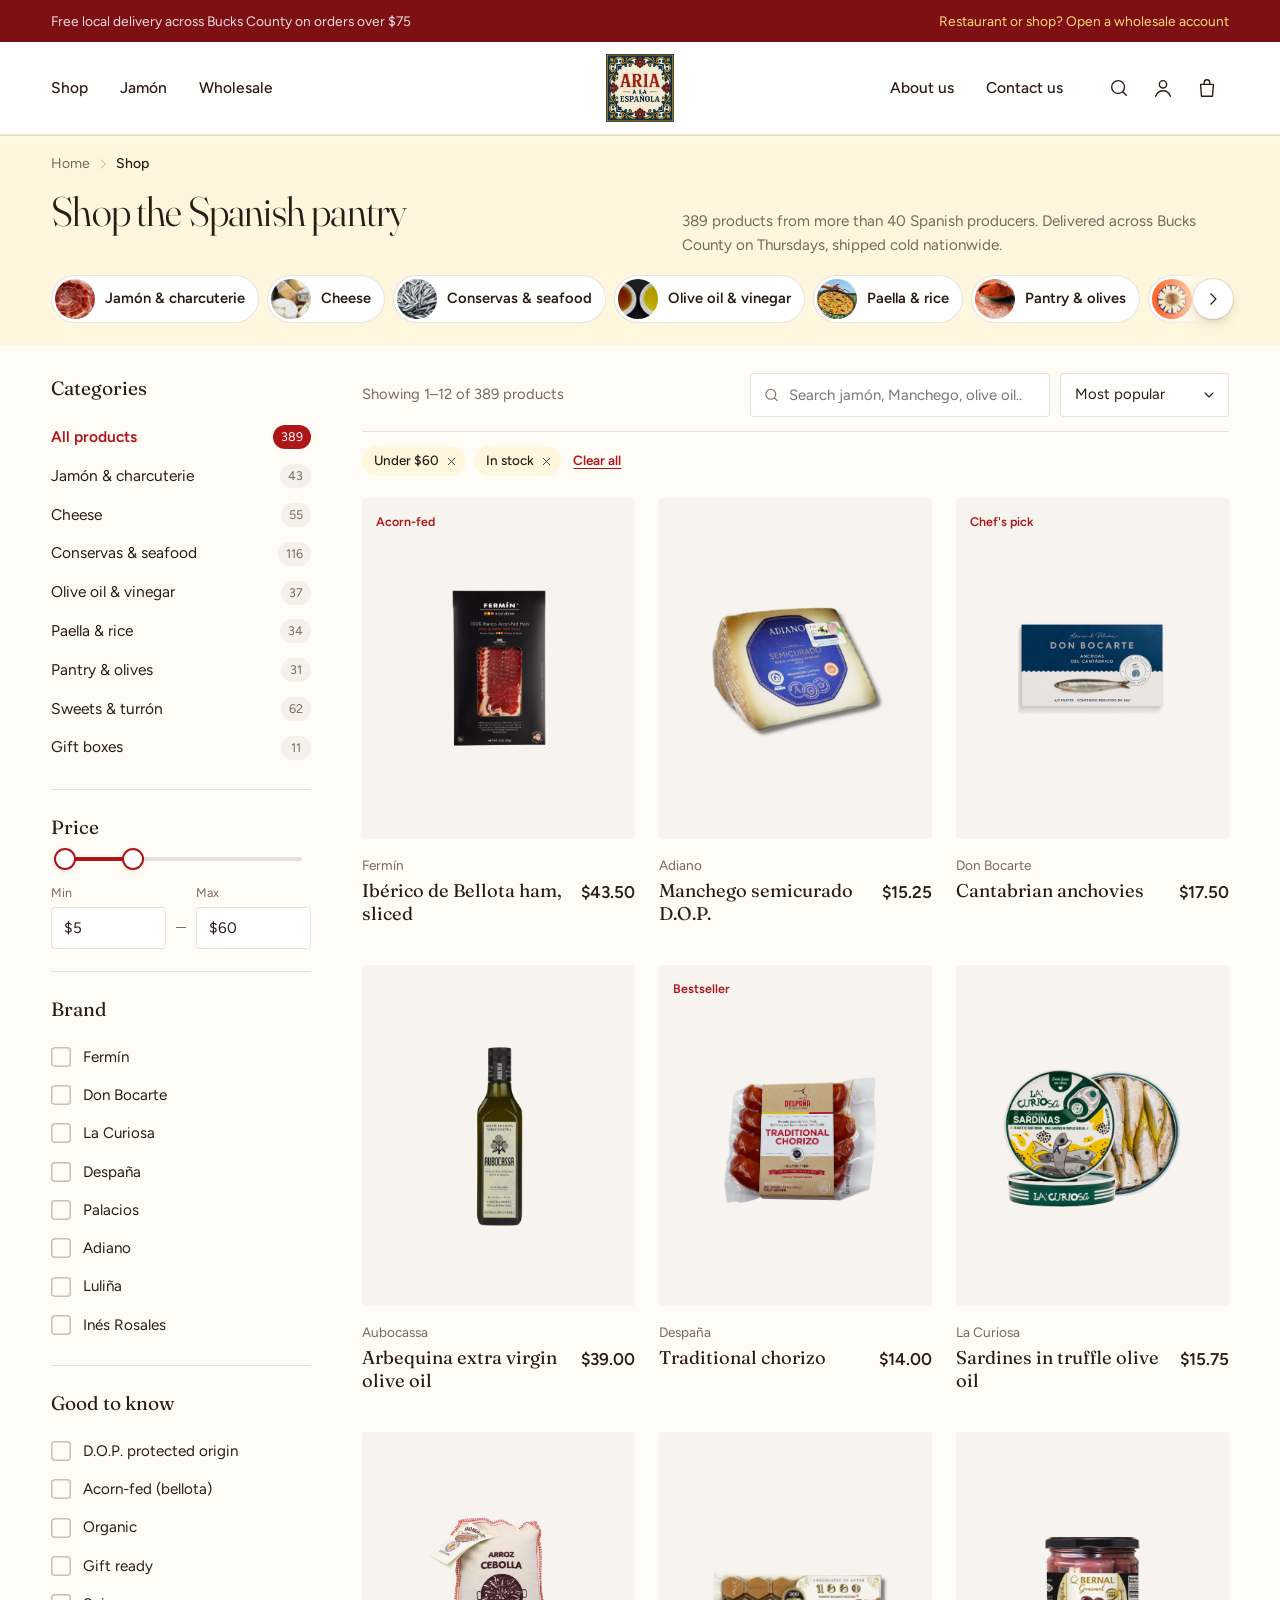
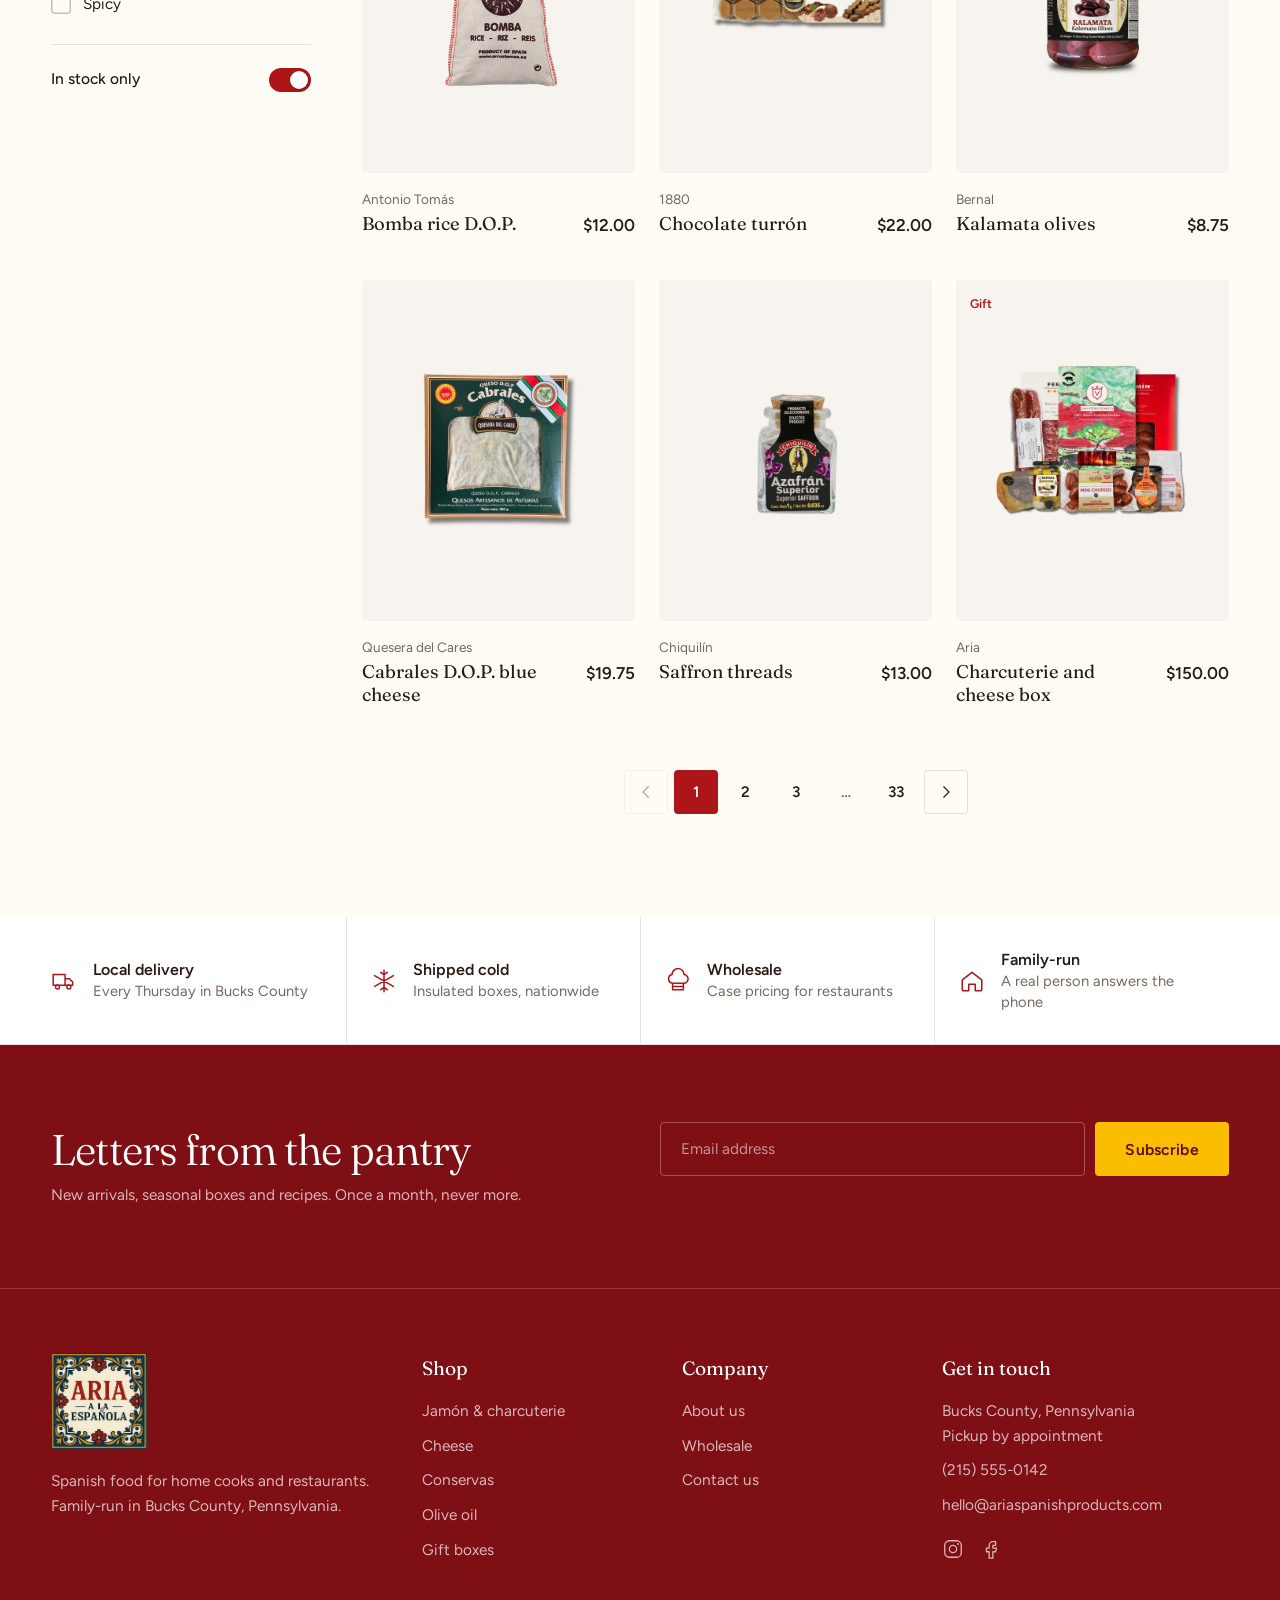
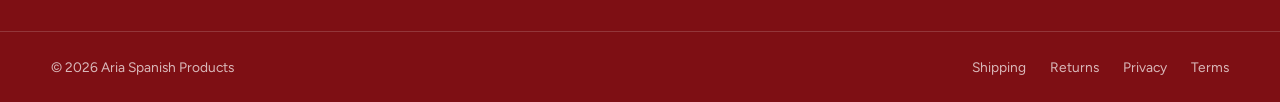
<file: template-1/shop.html>
<!doctype html>
<html lang="en">
<head>
  <meta charset="utf-8">
  <meta name="viewport" content="width=device-width, initial-scale=1">
  <title>Shop | Aria Spanish Products</title>
  <meta name="description" content="Shop jamón, Manchego, conservas, olive oil, paella essentials and gift boxes from Spain. Local delivery in Bucks County and nationwide shipping.">
  <link rel="preconnect" href="https://fonts.googleapis.com">
  <link rel="preconnect" href="https://fonts.gstatic.com" crossorigin>
  <link href="https://fonts.googleapis.com/css2?family=Fraunces:opsz,wght@9..144,300..600&family=Figtree:wght@400;500;600;700&display=swap" rel="stylesheet">
  <link rel="stylesheet" href="css/style.css">
  <link rel="stylesheet" href="css/shop.css">
  <script>document.documentElement.classList.add("js")</script>
</head>
<body class="woocommerce">

<svg width="0" height="0" style="position:absolute" aria-hidden="true">
  <symbol id="i-search" viewBox="0 0 24 24"><circle cx="11" cy="11" r="7" fill="none" stroke="currentColor" stroke-width="1.5"/><path d="M20 20l-4-4" stroke="currentColor" stroke-width="1.5" stroke-linecap="round"/></symbol>
  <symbol id="i-user" viewBox="0 0 24 24"><circle cx="12" cy="8" r="4" fill="none" stroke="currentColor" stroke-width="1.5"/><path d="M4 21c1.5-4 4.5-6 8-6s6.5 2 8 6" fill="none" stroke="currentColor" stroke-width="1.5" stroke-linecap="round"/></symbol>
  <symbol id="i-bag" viewBox="0 0 24 24"><path d="M5 8h14l-1 13H6L5 8z" fill="none" stroke="currentColor" stroke-width="1.5" stroke-linejoin="round"/><path d="M9 8V6a3 3 0 016 0v2" fill="none" stroke="currentColor" stroke-width="1.5"/></symbol>
  <symbol id="i-menu" viewBox="0 0 24 24"><path d="M3 8h18M3 16h18" stroke="currentColor" stroke-width="1.5" stroke-linecap="round"/></symbol>
  <symbol id="i-close" viewBox="0 0 24 24"><path d="M6 6l12 12M18 6L6 18" stroke="currentColor" stroke-width="1.5" stroke-linecap="round"/></symbol>
  <symbol id="i-plus" viewBox="0 0 24 24"><path d="M12 5v14M5 12h14" stroke="currentColor" stroke-width="1.6" stroke-linecap="round"/></symbol>
  <symbol id="i-minus" viewBox="0 0 24 24"><path d="M5 12h14" stroke="currentColor" stroke-width="1.6" stroke-linecap="round"/></symbol>
  <symbol id="i-arrow" viewBox="0 0 24 24"><path d="M4 12h16M14 6l6 6-6 6" fill="none" stroke="currentColor" stroke-width="1.5" stroke-linecap="round" stroke-linejoin="round"/></symbol>
  <symbol id="i-left" viewBox="0 0 24 24"><path d="M15 5l-7 7 7 7" fill="none" stroke="currentColor" stroke-width="1.5" stroke-linecap="round" stroke-linejoin="round"/></symbol>
  <symbol id="i-right" viewBox="0 0 24 24"><path d="M9 5l7 7-7 7" fill="none" stroke="currentColor" stroke-width="1.5" stroke-linecap="round" stroke-linejoin="round"/></symbol>
  <symbol id="i-truck" viewBox="0 0 24 24"><path d="M2 6h11v10H2zM13 10h4l3 3v3h-7" fill="none" stroke="currentColor" stroke-width="1.4" stroke-linejoin="round"/><circle cx="6" cy="17.5" r="1.8" fill="none" stroke="currentColor" stroke-width="1.4"/><circle cx="16.5" cy="17.5" r="1.8" fill="none" stroke="currentColor" stroke-width="1.4"/></symbol>
  <symbol id="i-snow" viewBox="0 0 24 24"><path d="M12 2v20M3.3 7l17.4 10M3.3 17L20.7 7M9 4l3 2 3-2M9 20l3-2 3 2" fill="none" stroke="currentColor" stroke-width="1.4" stroke-linecap="round" stroke-linejoin="round"/></symbol>
  <symbol id="i-chef" viewBox="0 0 24 24"><path d="M7 14v6h10v-6M7 14a4 4 0 01-.5-7.9A5 5 0 0117.5 6 4 4 0 0117 14H7zM7 17h10" fill="none" stroke="currentColor" stroke-width="1.4" stroke-linejoin="round"/></symbol>
  <symbol id="i-home" viewBox="0 0 24 24"><path d="M3 11l9-7 9 7v9a1 1 0 01-1 1h-5v-6H9v6H4a1 1 0 01-1-1z" fill="none" stroke="currentColor" stroke-width="1.4" stroke-linejoin="round"/></symbol>
  <symbol id="i-check" viewBox="0 0 24 24"><path d="M5 12.5l4.5 4.5L19 7.5" fill="none" stroke="currentColor" stroke-width="1.7" stroke-linecap="round" stroke-linejoin="round"/></symbol>
  <symbol id="i-pin" viewBox="0 0 24 24"><path d="M12 21s7-6.2 7-11.5A7 7 0 005 9.5C5 14.8 12 21 12 21z" fill="none" stroke="currentColor" stroke-width="1.4"/><circle cx="12" cy="9.5" r="2.5" fill="none" stroke="currentColor" stroke-width="1.4"/></symbol>
  <symbol id="i-ig" viewBox="0 0 24 24"><rect x="3" y="3" width="18" height="18" rx="5" fill="none" stroke="currentColor" stroke-width="1.4"/><circle cx="12" cy="12" r="4" fill="none" stroke="currentColor" stroke-width="1.4"/><circle cx="17.5" cy="6.5" r="1" fill="currentColor"/></symbol>
  <symbol id="i-fb" viewBox="0 0 24 24"><path d="M14 8h3V4h-3a4 4 0 00-4 4v3H7v4h3v7h4v-7h3l1-4h-4V8z" fill="none" stroke="currentColor" stroke-width="1.4" stroke-linejoin="round"/></symbol>
  <symbol id="i-filter" viewBox="0 0 24 24"><path d="M4 6h16M7 12h10M10 18h4" stroke="currentColor" stroke-width="1.6" stroke-linecap="round"/></symbol>
  <symbol id="i-down" viewBox="0 0 24 24"><path d="M6 9l6 6 6-6" fill="none" stroke="currentColor" stroke-width="1.6" stroke-linecap="round" stroke-linejoin="round"/></symbol>
  <symbol id="i-grid" viewBox="0 0 24 24"><path d="M4 4h7v7H4zM13 4h7v7h-7zM4 13h7v7H4zM13 13h7v7h-7z" fill="none" stroke="currentColor" stroke-width="1.5"/></symbol>
</svg>

<a class="skip" href="#main">Skip to content</a>

<div class="announce">
  <div class="wrap announce__in">
    <p>Free local delivery across Bucks County on orders over $75</p>
    <a href="wholesale.html">Restaurant or shop? Open a wholesale account</a>
  </div>
</div>

<header class="header" id="header">
  <div class="wrap header__in">
    <button class="icon-btn header__burger" aria-label="Open menu" aria-controls="drawer-nav"><svg><use href="#i-menu"/></svg></button>

    <nav class="nav nav--left" aria-label="Shop">
      <div class="nav__item nav__item--mega">
        <a href="shop.html" class="nav__link">Shop</a>
        <div class="mega">
          <div class="wrap mega__in">
            <div class="mega__group">
              <p class="mega__title">Categories</p>
              <a href="category.html">Jamón &amp; charcuterie</a>
              <a href="shop.html">Cheese</a>
              <a href="shop.html">Conservas &amp; seafood</a>
              <a href="shop.html">Olive oil &amp; vinegar</a>
              <a href="shop.html">Paella &amp; rice</a>
              <a href="shop.html">Pantry &amp; olives</a>
              <a href="shop.html">Sweets &amp; turrón</a>
            </div>
            <div class="mega__group">
              <p class="mega__title">Collections</p>
              <a href="shop.html">Bestsellers</a>
              <a href="shop.html">New arrivals</a>
              <a href="shop.html">Gift boxes</a>
              <a href="shop.html">Tapas night</a>
              <a href="shop.html">Paella essentials</a>
              <a href="shop.html" class="mega__all">Shop everything</a>
            </div>
            <a href="shop.html" class="mega__feature">
              <img src="../assets/images/lifestyle/world-paella-day.png" alt="Paella cooked over an open fire on the beach">
              <span><strong>Paella essentials</strong>Bomba rice, saffron and wood-fired broth</span>
            </a>
            <a href="shop.html" class="mega__feature">
              <img src="../assets/images/lifestyle/tinned-specialties.jpg" alt="Open tin of mussels on illustrated wrapping">
              <span><strong>Conservas</strong>The tins Spain saves for special occasions</span>
            </a>
          </div>
        </div>
      </div>
      <a href="category.html" class="nav__link">Jamón</a>
      <a href="wholesale.html" class="nav__link">Wholesale</a>
    </nav>

    <a href="index.html" class="logo" aria-label="Aria a la Española, home">
      <img src="../assets/images/brand/logo-tile.png" alt="Aria a la Española" width="422" height="425">
    </a>

    <div class="header__right">
      <nav class="nav" aria-label="Company">
        <a href="about.html" class="nav__link">About us</a>
        <a href="contact.html" class="nav__link">Contact us</a>
      </nav>
      <div class="header__actions">
        <button class="icon-btn" aria-label="Search"><svg><use href="#i-search"/></svg></button>
        <a class="icon-btn hide-md" href="#" aria-label="Account"><svg><use href="#i-user"/></svg></a>
        <button class="icon-btn cart-btn" aria-label="Open basket" data-cart-open>
          <svg><use href="#i-bag"/></svg><span class="cart-btn__count" data-cart-count data-empty>0</span>
        </button>
      </div>
    </div>
  </div>
</header>

<div class="drawer drawer--left" id="drawer-nav" aria-hidden="true">
  <div class="drawer__panel">
    <div class="drawer__head">
      <img class="drawer__logo" src="../assets/images/brand/logo-tile.png" alt="Aria a la Española">
      <button class="icon-btn" data-drawer-close aria-label="Close menu"><svg><use href="#i-close"/></svg></button>
    </div>
    <nav class="mnav" aria-label="Mobile">
      <a href="shop.html">Shop all</a>
      <a href="category.html">Jamón</a>
      <a href="wholesale.html">Wholesale</a>
      <a href="about.html">About us</a>
      
      <a href="contact.html">Contact us</a>
    </nav>
    <p class="mnav__foot">Local delivery every Thursday across Bucks County.</p>
  </div>
</div>

<main id="main">
  <section class="shop-head" aria-labelledby="shop-title">
    <div class="wrap">
      <nav class="woocommerce-breadcrumb" aria-label="Breadcrumb"><a href="index.html">Home</a><svg><use href="#i-right"/></svg><span aria-current="page">Shop</span></nav>
      <div class="shop-head__row">
        <h1 id="shop-title" class="shop-head__title">Shop the Spanish pantry</h1>
        <p class="shop-head__lede">389 products from more than 40 Spanish producers. Delivered across Bucks County on Thursdays, shipped cold nationwide.</p>
      </div>
      <div class="rail" data-rail>
        <button class="rail__btn rail__btn--prev" type="button" data-rail-dir="-1" aria-label="Scroll categories left"><svg><use href="#i-left"/></svg></button>
        <ul class="shortcuts" aria-label="Categories">
        <li><a href="category.html" class="shortcut"><img src="../assets/images/lifestyle/meats.png" alt="" loading="lazy"><span>Jamón &amp; charcuterie</span></a></li>
        <li><a href="shop.html" class="shortcut"><img src="../assets/images/lifestyle/a7-cheese.png" alt="" loading="lazy"><span>Cheese</span></a></li>
        <li><a href="shop.html" class="shortcut"><img src="../assets/images/lifestyle/seafood.png" alt="" loading="lazy"><span>Conservas &amp; seafood</span></a></li>
        <li><a href="shop.html" class="shortcut"><img src="../assets/images/lifestyle/a-olive-oils-vinegar.png" alt="" loading="lazy"><span>Olive oil &amp; vinegar</span></a></li>
        <li><a href="shop.html" class="shortcut"><img src="../assets/images/lifestyle/rice-pastas-paellas.png" alt="" loading="lazy"><span>Paella &amp; rice</span></a></li>
        <li><a href="shop.html" class="shortcut"><img src="../assets/images/lifestyle/spices-seasonings-dry-peppers.png" alt="" loading="lazy"><span>Pantry &amp; olives</span></a></li>
        <li><a href="shop.html" class="shortcut"><img src="../assets/images/lifestyle/discover-the-flavors-of-andalucia.jpg" alt="" loading="lazy"><span>Sweets &amp; turrón</span></a></li>
        <li><a href="shop.html" class="shortcut"><img src="../assets/images/lifestyle/gift-cards-baskets.jpg" alt="" loading="lazy"><span>Gift boxes</span></a></li>
        </ul>
        <button class="rail__btn rail__btn--next" type="button" data-rail-dir="1" aria-label="Scroll categories right"><svg><use href="#i-right"/></svg></button>
      </div>
      <p class="rail__hint" aria-hidden="true">Swipe for more categories <svg><use href="#i-right"/></svg></p>
    </div>
  </section>

  <section class="shop wrap" aria-label="Products">
      <aside class="filters widget-area" id="filters" aria-label="Filter products">
        <div class="filters__head">
          <h2>Filters</h2>
          <button class="icon-btn filters__close" data-filters-close aria-label="Close filters"><svg><use href="#i-close"/></svg></button>
        </div>
        <div class="filters__body">
          <section class="widget widget_product_categories">
            <h3 class="widget__title">Categories</h3>
            <ul class="catlist">
            <li class="is-active"><a href="shop.html">All products</a><span class="count">389</span></li>
            <li class=""><a href="category.html">Jamón &amp; charcuterie</a><span class="count">43</span></li>
            <li class=""><a href="shop.html">Cheese</a><span class="count">55</span></li>
            <li class=""><a href="shop.html">Conservas &amp; seafood</a><span class="count">116</span></li>
            <li class=""><a href="shop.html">Olive oil &amp; vinegar</a><span class="count">37</span></li>
            <li class=""><a href="shop.html">Paella &amp; rice</a><span class="count">34</span></li>
            <li class=""><a href="shop.html">Pantry &amp; olives</a><span class="count">31</span></li>
            <li class=""><a href="shop.html">Sweets &amp; turrón</a><span class="count">62</span></li>
            <li class=""><a href="shop.html">Gift boxes</a><span class="count">11</span></li>
            </ul>
          </section>
          <section class="widget widget_price_filter">
            <h3 class="widget__title">Price</h3>
            <div class="range" aria-hidden="true"><span class="range__fill"></span><span class="range__knob range__knob--a"></span><span class="range__knob range__knob--b"></span></div>
            <div class="price-inputs">
              <label><span>Min</span><input type="text" inputmode="decimal" value="$5"></label>
              <span class="price-inputs__dash"></span>
              <label><span>Max</span><input type="text" inputmode="decimal" value="$60"></label>
            </div>
          </section>
          <section class="widget widget_layered_nav">
            <h3 class="widget__title">Brand</h3>
            <ul class="checks">
            <li><label class="check"><input type="checkbox"><span class="check__box"><svg><use href="#i-check"/></svg></span>Fermín</label></li>
            <li><label class="check"><input type="checkbox"><span class="check__box"><svg><use href="#i-check"/></svg></span>Don Bocarte</label></li>
            <li><label class="check"><input type="checkbox"><span class="check__box"><svg><use href="#i-check"/></svg></span>La Curiosa</label></li>
            <li><label class="check"><input type="checkbox"><span class="check__box"><svg><use href="#i-check"/></svg></span>Despaña</label></li>
            <li><label class="check"><input type="checkbox"><span class="check__box"><svg><use href="#i-check"/></svg></span>Palacios</label></li>
            <li><label class="check"><input type="checkbox"><span class="check__box"><svg><use href="#i-check"/></svg></span>Adiano</label></li>
            <li><label class="check"><input type="checkbox"><span class="check__box"><svg><use href="#i-check"/></svg></span>Luliña</label></li>
            <li><label class="check"><input type="checkbox"><span class="check__box"><svg><use href="#i-check"/></svg></span>Inés Rosales</label></li>
            </ul>
          </section>
          <section class="widget widget_layered_nav">
            <h3 class="widget__title">Good to know</h3>
            <ul class="checks">
            <li><label class="check"><input type="checkbox"><span class="check__box"><svg><use href="#i-check"/></svg></span>D.O.P. protected origin</label></li>
            <li><label class="check"><input type="checkbox"><span class="check__box"><svg><use href="#i-check"/></svg></span>Acorn-fed (bellota)</label></li>
            <li><label class="check"><input type="checkbox"><span class="check__box"><svg><use href="#i-check"/></svg></span>Organic</label></li>
            <li><label class="check"><input type="checkbox"><span class="check__box"><svg><use href="#i-check"/></svg></span>Gift ready</label></li>
            <li><label class="check"><input type="checkbox"><span class="check__box"><svg><use href="#i-check"/></svg></span>Spicy</label></li>
            </ul>
          </section>
          <section class="widget">
            <label class="toggle"><input type="checkbox" checked><span class="toggle__track"><span></span></span>In stock only</label>
          </section>
        </div>
        <div class="filters__foot">
          <button class="btn btn--line" type="button">Clear all</button>
          <button class="btn btn--red" type="button" data-filters-close>Show results</button>
        </div>
      </aside>
    <div class="shop__main">
        <div class="toolbar">
          <p class="woocommerce-result-count">Showing 1–12 of 389 products</p>
          <form class="toolbar__search" role="search" onsubmit="return false">
            <svg><use href="#i-search"/></svg>
            <label for="shop-q" class="sr-only">Search products</label>
            <input id="shop-q" type="search" placeholder="Search jamón, Manchego, olive oil…">
          </form>
          <div class="toolbar__right">
            <button class="btn btn--line toolbar__filters" type="button" data-filters-open><svg><use href="#i-filter"/></svg>Filters<span class="toolbar__n">2</span></button>
            <label class="sort woocommerce-ordering"><span class="sr-only">Sort by</span>
              <select class="orderby">
                <option>Most popular</option><option>Newest first</option><option>Price, low to high</option><option>Price, high to low</option><option>Name, A to Z</option>
              </select><svg><use href="#i-down"/></svg>
            </label>
          </div>
        </div>
        <div class="active-filters" aria-label="Active filters"><button class="chip" type="button">Under $60<svg><use href="#i-close"/></svg></button><button class="chip" type="button">In stock<svg><use href="#i-close"/></svg></button><button class="active-filters__clear" type="button">Clear all</button></div>
      <ul class="products">
        <li class="product card">
          <div class="card__media">
            <a href="product.html" class="woocommerce-LoopProduct-link" tabindex="-1" aria-hidden="true"><span class="card__badge">Acorn-fed</span><img src="../assets/images/products/jamon--fermin-bellota-ham-pre-sliced.png" alt="" loading="lazy"></a>
            <button class="card__quick" data-add="fermin-bellota-sliced" aria-label="Add Fermín Ibérico de Bellota ham, sliced to basket"><svg><use href="#i-plus"/></svg>Add to basket</button>
          </div>
          <div class="card__body">
            <span class="card__brand">Fermín</span>
            <a href="product.html" class="card__name woocommerce-loop-product__title">Ibérico de Bellota ham, sliced</a>
            <span class="card__price price">$43.50</span>
          </div>
        </li>
        <li class="product card">
          <div class="card__media">
            <a href="product.html" class="woocommerce-LoopProduct-link" tabindex="-1" aria-hidden="true"><img src="../assets/images/products/cheese--adiano-queso-manchego-semicurado-d-o-p-wedge.jpg" alt="" loading="lazy"></a>
            <button class="card__quick" data-add="manchego-adiano" aria-label="Add Adiano Manchego semicurado D.O.P. to basket"><svg><use href="#i-plus"/></svg>Add to basket</button>
          </div>
          <div class="card__body">
            <span class="card__brand">Adiano</span>
            <a href="product.html" class="card__name woocommerce-loop-product__title">Manchego semicurado D.O.P.</a>
            <span class="card__price price">$15.25</span>
          </div>
        </li>
        <li class="product card">
          <div class="card__media">
            <a href="product.html" class="woocommerce-LoopProduct-link" tabindex="-1" aria-hidden="true"><span class="card__badge">Chef's pick</span><img src="../assets/images/products/seafood--don-bocarte-anchovies.png" alt="" loading="lazy"></a>
            <button class="card__quick" data-add="anchovies" aria-label="Add Don Bocarte Cantabrian anchovies to basket"><svg><use href="#i-plus"/></svg>Add to basket</button>
          </div>
          <div class="card__body">
            <span class="card__brand">Don Bocarte</span>
            <a href="product.html" class="card__name woocommerce-loop-product__title">Cantabrian anchovies</a>
            <span class="card__price price">$17.50</span>
          </div>
        </li>
        <li class="product card">
          <div class="card__media">
            <a href="product.html" class="woocommerce-LoopProduct-link" tabindex="-1" aria-hidden="true"><img src="../assets/images/products/olive-oil--aubocassa-premium-extra-virgin-olive-oil-100-arbeq.png" alt="" loading="lazy"></a>
            <button class="card__quick" data-add="evoo-aubocassa" aria-label="Add Aubocassa Arbequina extra virgin olive oil to basket"><svg><use href="#i-plus"/></svg>Add to basket</button>
          </div>
          <div class="card__body">
            <span class="card__brand">Aubocassa</span>
            <a href="product.html" class="card__name woocommerce-loop-product__title">Arbequina extra virgin olive oil</a>
            <span class="card__price price">$39.00</span>
          </div>
        </li>
        <li class="product card">
          <div class="card__media">
            <a href="product.html" class="woocommerce-LoopProduct-link" tabindex="-1" aria-hidden="true"><span class="card__badge">Bestseller</span><img src="../assets/images/products/charcuterie--despana-tradicional-chorizo.png" alt="" loading="lazy"></a>
            <button class="card__quick" data-add="chorizo-trad" aria-label="Add Despaña Traditional chorizo to basket"><svg><use href="#i-plus"/></svg>Add to basket</button>
          </div>
          <div class="card__body">
            <span class="card__brand">Despaña</span>
            <a href="product.html" class="card__name woocommerce-loop-product__title">Traditional chorizo</a>
            <span class="card__price price">$14.00</span>
          </div>
        </li>
        <li class="product card">
          <div class="card__media">
            <a href="product.html" class="woocommerce-LoopProduct-link" tabindex="-1" aria-hidden="true"><img src="../assets/images/products/seafood--la-curiosa-small-sardines-in-truffle-olive-oil.jpg" alt="" loading="lazy"></a>
            <button class="card__quick" data-add="sardines-truffle" aria-label="Add La Curiosa Sardines in truffle olive oil to basket"><svg><use href="#i-plus"/></svg>Add to basket</button>
          </div>
          <div class="card__body">
            <span class="card__brand">La Curiosa</span>
            <a href="product.html" class="card__name woocommerce-loop-product__title">Sardines in truffle olive oil</a>
            <span class="card__price price">$15.75</span>
          </div>
        </li>
        <li class="product card">
          <div class="card__media">
            <a href="product.html" class="woocommerce-LoopProduct-link" tabindex="-1" aria-hidden="true"><img src="../assets/images/products/paella--cebolla-bomba-rice.jpg" alt="" loading="lazy"></a>
            <button class="card__quick" data-add="bomba" aria-label="Add Antonio Tomás Bomba rice D.O.P. to basket"><svg><use href="#i-plus"/></svg>Add to basket</button>
          </div>
          <div class="card__body">
            <span class="card__brand">Antonio Tomás</span>
            <a href="product.html" class="card__name woocommerce-loop-product__title">Bomba rice D.O.P.</a>
            <span class="card__price price">$12.00</span>
          </div>
        </li>
        <li class="product card">
          <div class="card__media">
            <a href="product.html" class="woocommerce-LoopProduct-link" tabindex="-1" aria-hidden="true"><img src="../assets/images/products/sweets--1880-chocolate-bombon-rocher-turron.jpg" alt="" loading="lazy"></a>
            <button class="card__quick" data-add="turron" aria-label="Add 1880 Chocolate turrón to basket"><svg><use href="#i-plus"/></svg>Add to basket</button>
          </div>
          <div class="card__body">
            <span class="card__brand">1880</span>
            <a href="product.html" class="card__name woocommerce-loop-product__title">Chocolate turrón</a>
            <span class="card__price price">$22.00</span>
          </div>
        </li>
        <li class="product card">
          <div class="card__media">
            <a href="product.html" class="woocommerce-LoopProduct-link" tabindex="-1" aria-hidden="true"><img src="../assets/images/products/olives--bernal-gourmet-kalamata-olives.jpg" alt="" loading="lazy"></a>
            <button class="card__quick" data-add="kalamata" aria-label="Add Bernal Kalamata olives to basket"><svg><use href="#i-plus"/></svg>Add to basket</button>
          </div>
          <div class="card__body">
            <span class="card__brand">Bernal</span>
            <a href="product.html" class="card__name woocommerce-loop-product__title">Kalamata olives</a>
            <span class="card__price price">$8.75</span>
          </div>
        </li>
        <li class="product card">
          <div class="card__media">
            <a href="product.html" class="woocommerce-LoopProduct-link" tabindex="-1" aria-hidden="true"><img src="../assets/images/products/cheese--queso-d-o-p-cabrales-quesera-del-cares.jpg" alt="" loading="lazy"></a>
            <button class="card__quick" data-add="cabrales" aria-label="Add Quesera del Cares Cabrales D.O.P. blue cheese to basket"><svg><use href="#i-plus"/></svg>Add to basket</button>
          </div>
          <div class="card__body">
            <span class="card__brand">Quesera del Cares</span>
            <a href="product.html" class="card__name woocommerce-loop-product__title">Cabrales D.O.P. blue cheese</a>
            <span class="card__price price">$19.75</span>
          </div>
        </li>
        <li class="product card">
          <div class="card__media">
            <a href="product.html" class="woocommerce-LoopProduct-link" tabindex="-1" aria-hidden="true"><img src="../assets/images/products/paella--chiquilin-saffron-filaments.png" alt="" loading="lazy"></a>
            <button class="card__quick" data-add="saffron" aria-label="Add Chiquilín Saffron threads to basket"><svg><use href="#i-plus"/></svg>Add to basket</button>
          </div>
          <div class="card__body">
            <span class="card__brand">Chiquilín</span>
            <a href="product.html" class="card__name woocommerce-loop-product__title">Saffron threads</a>
            <span class="card__price price">$13.00</span>
          </div>
        </li>
        <li class="product card">
          <div class="card__media">
            <a href="product.html" class="woocommerce-LoopProduct-link" tabindex="-1" aria-hidden="true"><span class="card__badge">Gift</span><img src="../assets/images/products/gifts--charcuterie-cheese-box.jpg" alt="" loading="lazy"></a>
            <button class="card__quick" data-add="gift-board" aria-label="Add Aria Charcuterie and cheese box to basket"><svg><use href="#i-plus"/></svg>Add to basket</button>
          </div>
          <div class="card__body">
            <span class="card__brand">Aria</span>
            <a href="product.html" class="card__name woocommerce-loop-product__title">Charcuterie and cheese box</a>
            <span class="card__price price">$150.00</span>
          </div>
        </li>
      </ul>
        <nav class="woocommerce-pagination" aria-label="Product pages">
          <ul class="page-numbers">
            <li><span class="page-numbers prev is-disabled" aria-disabled="true"><svg><use href="#i-left"/></svg><span class="sr-only">Previous page</span></span></li><li><span aria-current="page" class="page-numbers current">1</span></li><li><a class="page-numbers" href="#">2</a></li><li><a class="page-numbers" href="#">3</a></li><li><span class="page-numbers dots">…</span></li><li><a class="page-numbers" href="#">33</a></li>
            <li><a class="page-numbers next" href="#"><svg><use href="#i-right"/></svg><span class="sr-only">Next page</span></a></li>
          </ul>
        </nav>
    </div>
  </section>

<section class="service" aria-label="How we serve you">
    <ul class="wrap service__in">
      <li><svg><use href="#i-truck"/></svg><span><strong>Local delivery</strong>Every Thursday in Bucks County</span></li>
      <li><svg><use href="#i-snow"/></svg><span><strong>Shipped cold</strong>Insulated boxes, nationwide</span></li>
      <li><svg><use href="#i-chef"/></svg><span><strong>Wholesale</strong>Case pricing for restaurants</span></li>
      <li><svg><use href="#i-home"/></svg><span><strong>Family-run</strong>A real person answers the phone</span></li>
    </ul>
  </section>
</main>

<footer class="footer">
  <div class="wrap footer__news">
    <div>
      <h2 class="footer__title">Letters from the pantry</h2>
      <p>New arrivals, seasonal boxes and recipes. Once a month, never more.</p>
    </div>
    <form class="news" data-news>
      <label for="news-email" class="sr-only">Email address</label>
      <input id="news-email" type="email" placeholder="Email address" required>
      <button class="btn btn--gold" type="submit">Subscribe</button>
      <p class="news__msg" role="status"></p>
    </form>
  </div>
  <div class="wrap footer__top">
    <div class="footer__brand">
      <img src="../assets/images/brand/logo-tile.png" alt="Aria a la Española" width="96" height="97">
      <p>Spanish food for home cooks and restaurants. Family-run in Bucks County, Pennsylvania.</p>
    </div>
    <div class="footer__col">
      <h3>Shop</h3>
      <a href="category.html">Jamón &amp; charcuterie</a><a href="shop.html">Cheese</a><a href="shop.html">Conservas</a><a href="shop.html">Olive oil</a><a href="shop.html">Gift boxes</a>
    </div>
    <div class="footer__col">
      <h3>Company</h3>
      <a href="about.html">About us</a><a href="wholesale.html">Wholesale</a><a href="contact.html">Contact us</a>
    </div>
    <div class="footer__col">
      <h3>Get in touch</h3>
      <p>Bucks County, Pennsylvania<br>Pickup by appointment</p>
      <a href="tel:+12155550142">(215) 555-0142</a>
      <a href="mailto:hello@ariaspanishproducts.com">hello@ariaspanishproducts.com</a>
      <div class="footer__social">
        <a href="#" aria-label="Instagram"><svg><use href="#i-ig"/></svg></a>
        <a href="#" aria-label="Facebook"><svg><use href="#i-fb"/></svg></a>
      </div>
    </div>
  </div>
  <div class="wrap footer__bottom">
    <p>© 2026 Aria Spanish Products</p>
    <p class="footer__legal"><a href="#">Shipping</a><a href="#">Returns</a><a href="#">Privacy</a><a href="#">Terms</a></p>
  </div>
</footer>

<div class="drawer drawer--right" id="cart" aria-hidden="true">
  <div class="drawer__panel" role="dialog" aria-modal="true" aria-labelledby="cart-title">
    <div class="drawer__head">
      <h2 id="cart-title" class="drawer__title">Your basket</h2>
      <button class="icon-btn" data-drawer-close aria-label="Close basket"><svg><use href="#i-close"/></svg></button>
    </div>
    <div class="cart__progress">
      <p data-cart-progress-text>Add $75.00 more for free local delivery</p>
      <span class="cart__bar"><span data-cart-bar></span></span>
    </div>
    <ul class="cart__items" data-cart-items></ul>
    <div class="cart__empty" data-cart-empty>
      <p>Your basket is empty.</p>
      <a href="shop.html" class="btn btn--red">Start shopping</a>
    </div>
    <div class="cart__foot" data-cart-foot>
      <div class="cart__total"><span>Subtotal</span><strong data-cart-total>$0.00</strong></div>
      <p class="cart__note">Taxes and delivery calculated at checkout.</p>
      <button class="btn btn--red btn--block">Checkout</button>
    </div>
  </div>
</div>

<div class="filters-scrim" data-filters-close></div>

<script src="js/catalog.js"></script>
<script src="js/main.js"></script>
<script src="js/shop.js"></script>
</body>
</html>
</file>
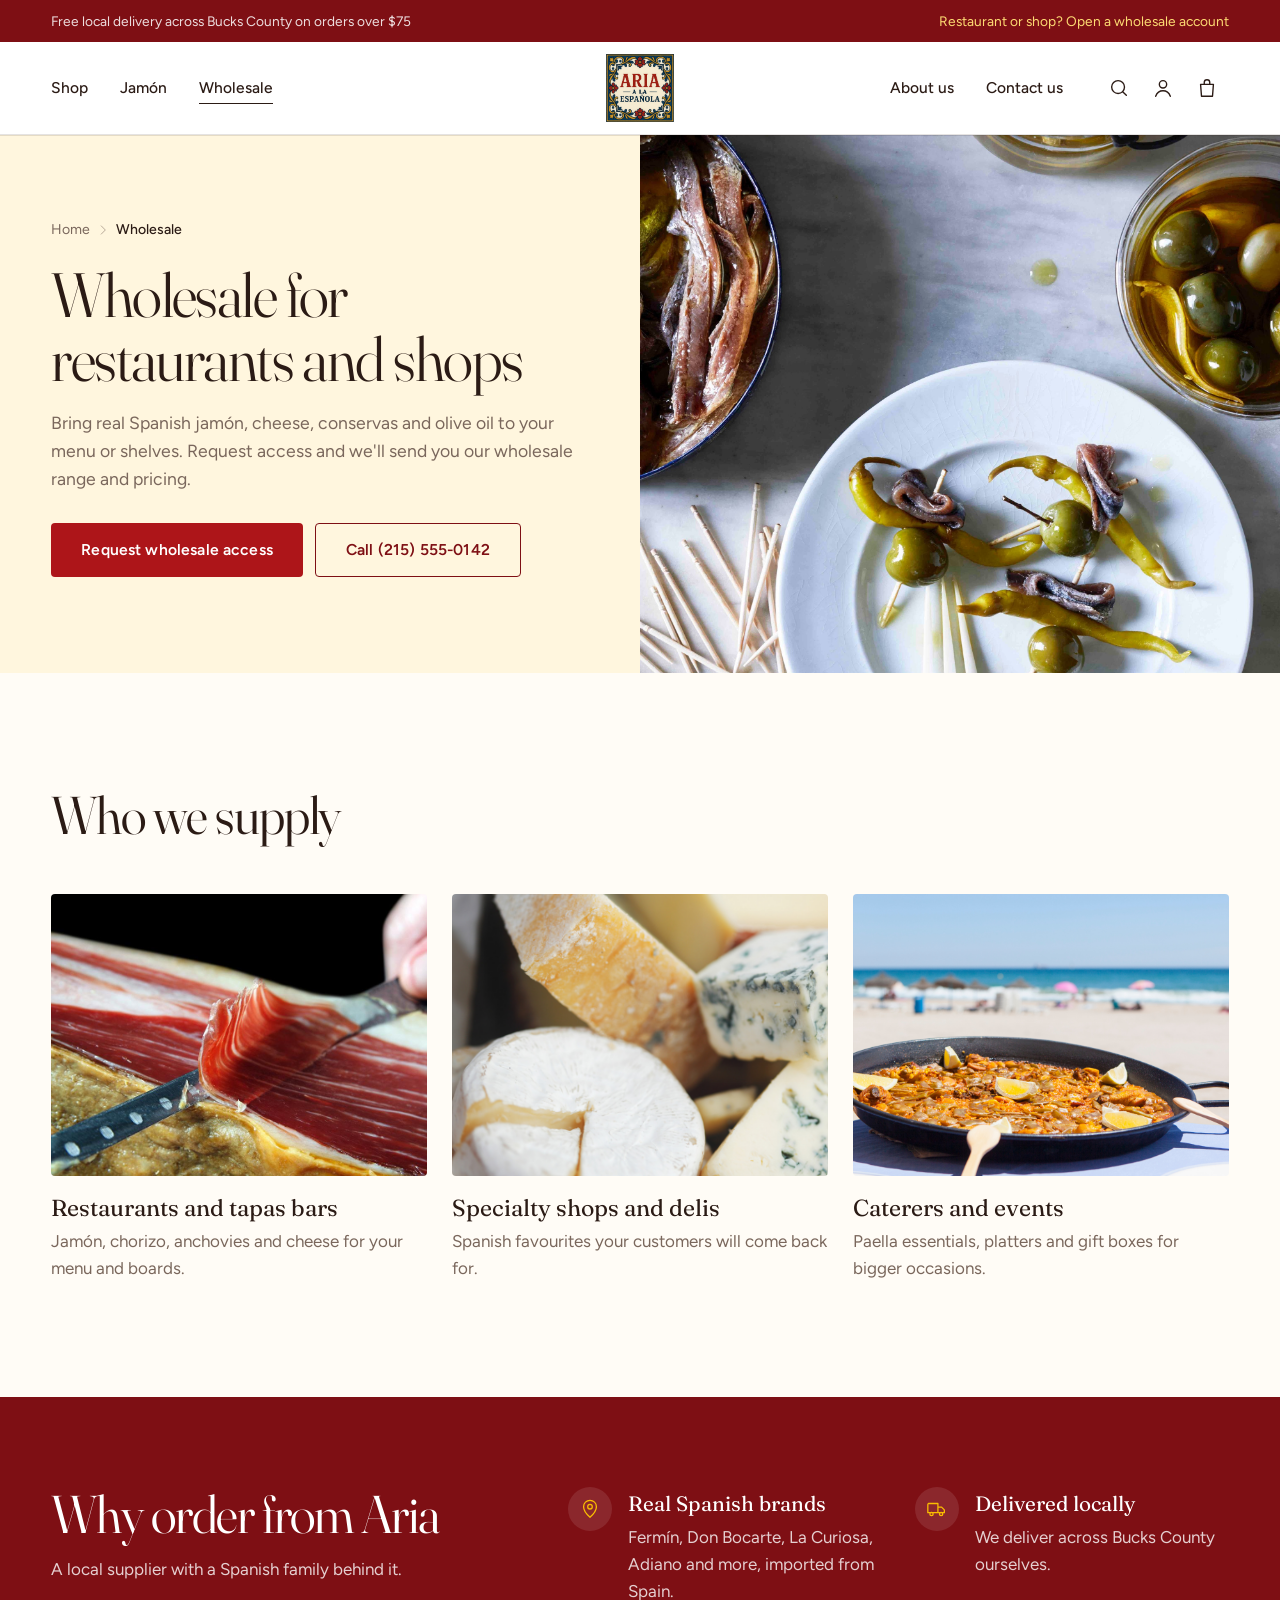
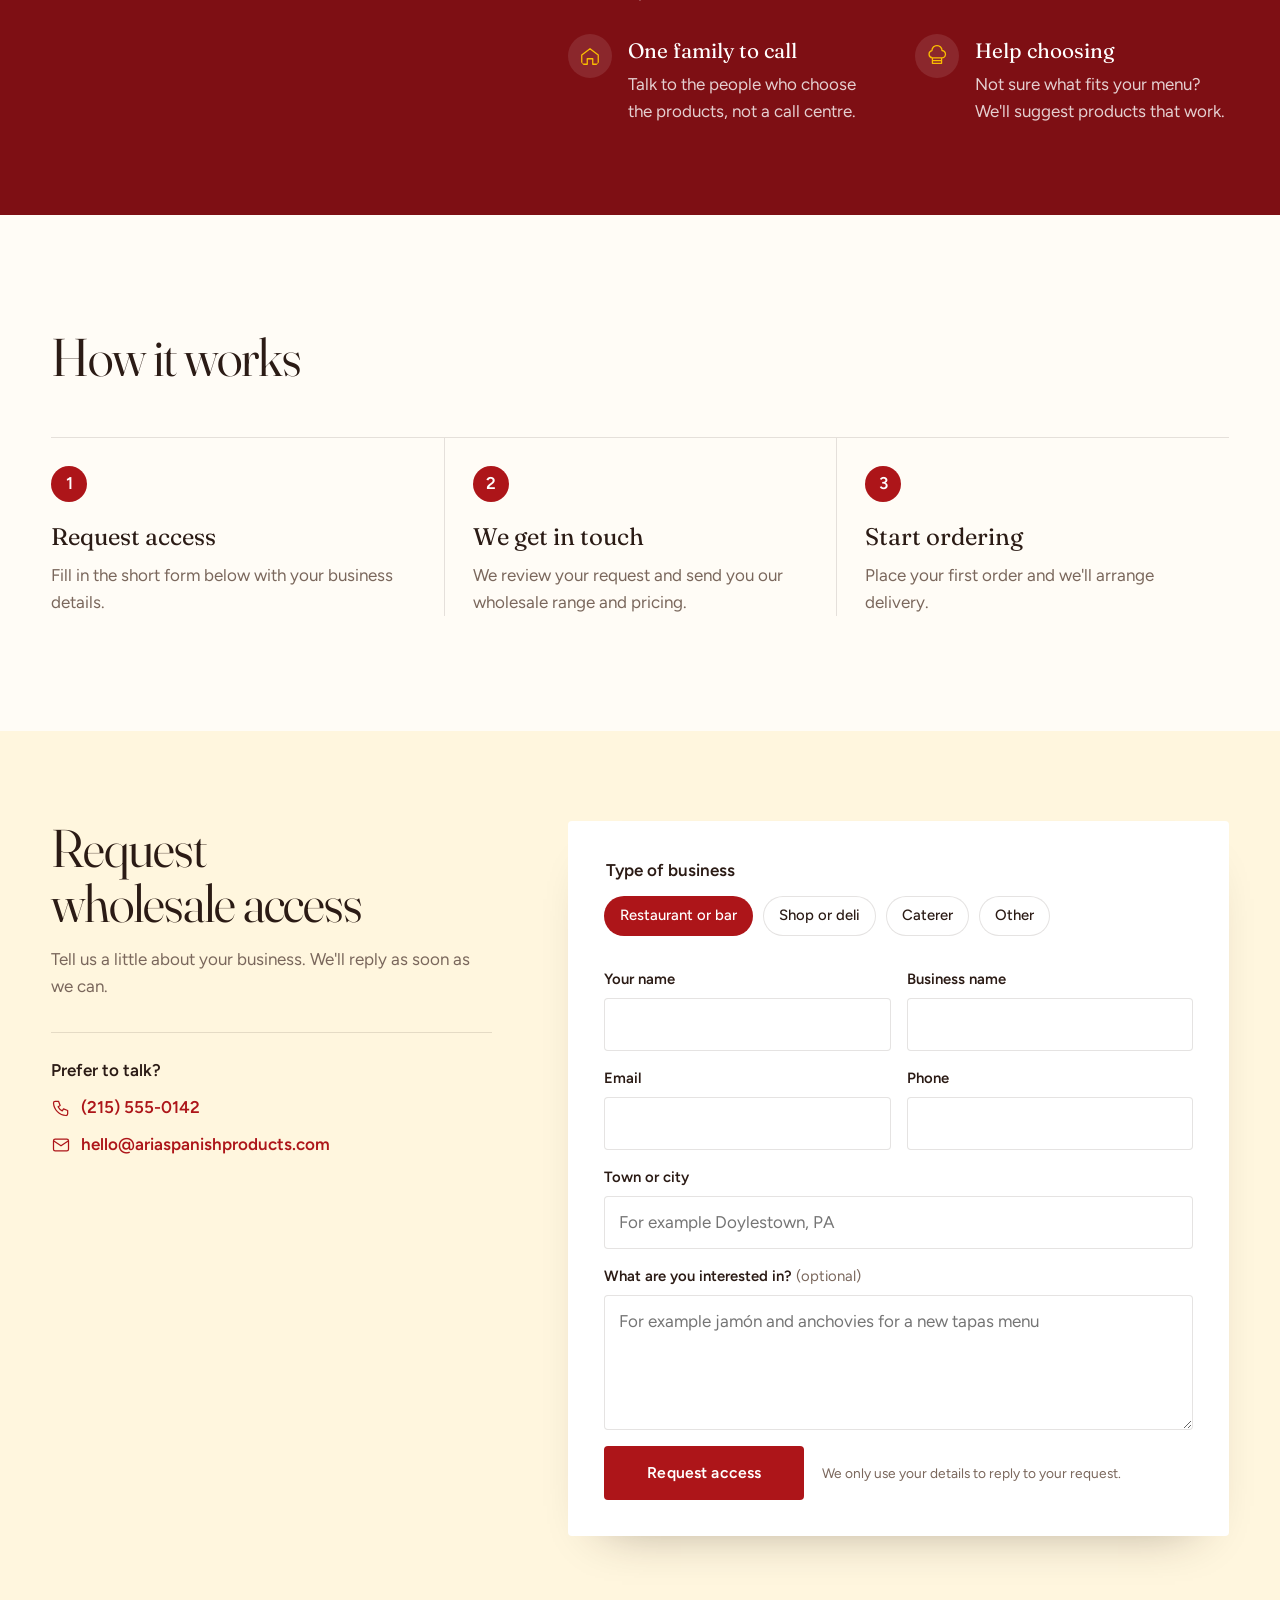
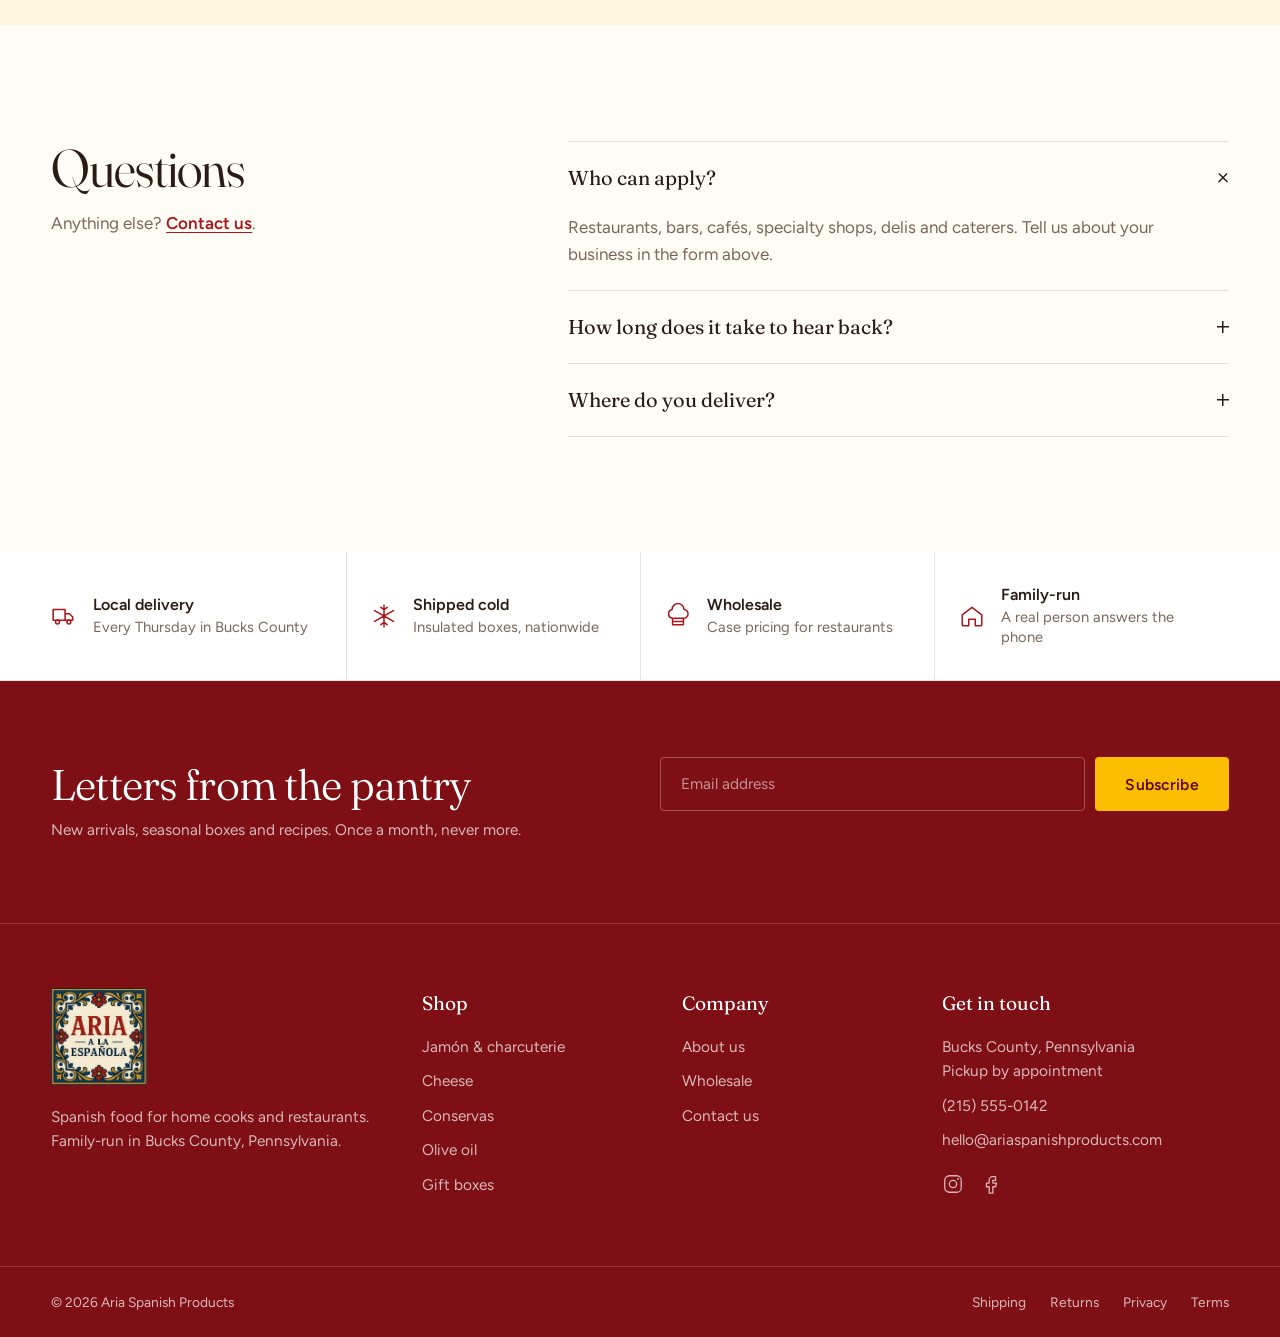
<file: template-1/wholesale.html>
<!doctype html>
<html lang="en">
<head>
  <meta charset="utf-8">
  <meta name="viewport" content="width=device-width, initial-scale=1">
  <title>Wholesale | Aria Spanish Products</title>
  <meta name="description" content="Wholesale Spanish food for restaurants, shops and caterers in Bucks County. Request wholesale access to Aria Spanish Products.">
  <link rel="preconnect" href="https://fonts.googleapis.com">
  <link rel="preconnect" href="https://fonts.gstatic.com" crossorigin>
  <link href="https://fonts.googleapis.com/css2?family=Fraunces:opsz,wght@9..144,300..600&family=Figtree:wght@400;500;600;700&display=swap" rel="stylesheet">
  <link rel="stylesheet" href="css/style.css">
  <link rel="stylesheet" href="css/shop.css">
  <link rel="stylesheet" href="css/contact.css">
  <link rel="stylesheet" href="css/wholesale.css">
  <script>document.documentElement.classList.add("js")</script>
</head>
<body class="page-wholesale">

<svg width="0" height="0" style="position:absolute" aria-hidden="true">
  <symbol id="i-search" viewBox="0 0 24 24"><circle cx="11" cy="11" r="7" fill="none" stroke="currentColor" stroke-width="1.5"/><path d="M20 20l-4-4" stroke="currentColor" stroke-width="1.5" stroke-linecap="round"/></symbol>
  <symbol id="i-user" viewBox="0 0 24 24"><circle cx="12" cy="8" r="4" fill="none" stroke="currentColor" stroke-width="1.5"/><path d="M4 21c1.5-4 4.5-6 8-6s6.5 2 8 6" fill="none" stroke="currentColor" stroke-width="1.5" stroke-linecap="round"/></symbol>
  <symbol id="i-bag" viewBox="0 0 24 24"><path d="M5 8h14l-1 13H6L5 8z" fill="none" stroke="currentColor" stroke-width="1.5" stroke-linejoin="round"/><path d="M9 8V6a3 3 0 016 0v2" fill="none" stroke="currentColor" stroke-width="1.5"/></symbol>
  <symbol id="i-menu" viewBox="0 0 24 24"><path d="M3 8h18M3 16h18" stroke="currentColor" stroke-width="1.5" stroke-linecap="round"/></symbol>
  <symbol id="i-close" viewBox="0 0 24 24"><path d="M6 6l12 12M18 6L6 18" stroke="currentColor" stroke-width="1.5" stroke-linecap="round"/></symbol>
  <symbol id="i-plus" viewBox="0 0 24 24"><path d="M12 5v14M5 12h14" stroke="currentColor" stroke-width="1.6" stroke-linecap="round"/></symbol>
  <symbol id="i-minus" viewBox="0 0 24 24"><path d="M5 12h14" stroke="currentColor" stroke-width="1.6" stroke-linecap="round"/></symbol>
  <symbol id="i-arrow" viewBox="0 0 24 24"><path d="M4 12h16M14 6l6 6-6 6" fill="none" stroke="currentColor" stroke-width="1.5" stroke-linecap="round" stroke-linejoin="round"/></symbol>
  <symbol id="i-left" viewBox="0 0 24 24"><path d="M15 5l-7 7 7 7" fill="none" stroke="currentColor" stroke-width="1.5" stroke-linecap="round" stroke-linejoin="round"/></symbol>
  <symbol id="i-right" viewBox="0 0 24 24"><path d="M9 5l7 7-7 7" fill="none" stroke="currentColor" stroke-width="1.5" stroke-linecap="round" stroke-linejoin="round"/></symbol>
  <symbol id="i-truck" viewBox="0 0 24 24"><path d="M2 6h11v10H2zM13 10h4l3 3v3h-7" fill="none" stroke="currentColor" stroke-width="1.4" stroke-linejoin="round"/><circle cx="6" cy="17.5" r="1.8" fill="none" stroke="currentColor" stroke-width="1.4"/><circle cx="16.5" cy="17.5" r="1.8" fill="none" stroke="currentColor" stroke-width="1.4"/></symbol>
  <symbol id="i-snow" viewBox="0 0 24 24"><path d="M12 2v20M3.3 7l17.4 10M3.3 17L20.7 7M9 4l3 2 3-2M9 20l3-2 3 2" fill="none" stroke="currentColor" stroke-width="1.4" stroke-linecap="round" stroke-linejoin="round"/></symbol>
  <symbol id="i-chef" viewBox="0 0 24 24"><path d="M7 14v6h10v-6M7 14a4 4 0 01-.5-7.9A5 5 0 0117.5 6 4 4 0 0117 14H7zM7 17h10" fill="none" stroke="currentColor" stroke-width="1.4" stroke-linejoin="round"/></symbol>
  <symbol id="i-home" viewBox="0 0 24 24"><path d="M3 11l9-7 9 7v9a1 1 0 01-1 1h-5v-6H9v6H4a1 1 0 01-1-1z" fill="none" stroke="currentColor" stroke-width="1.4" stroke-linejoin="round"/></symbol>
  <symbol id="i-check" viewBox="0 0 24 24"><path d="M5 12.5l4.5 4.5L19 7.5" fill="none" stroke="currentColor" stroke-width="1.7" stroke-linecap="round" stroke-linejoin="round"/></symbol>
  <symbol id="i-pin" viewBox="0 0 24 24"><path d="M12 21s7-6.2 7-11.5A7 7 0 005 9.5C5 14.8 12 21 12 21z" fill="none" stroke="currentColor" stroke-width="1.4"/><circle cx="12" cy="9.5" r="2.5" fill="none" stroke="currentColor" stroke-width="1.4"/></symbol>
  <symbol id="i-ig" viewBox="0 0 24 24"><rect x="3" y="3" width="18" height="18" rx="5" fill="none" stroke="currentColor" stroke-width="1.4"/><circle cx="12" cy="12" r="4" fill="none" stroke="currentColor" stroke-width="1.4"/><circle cx="17.5" cy="6.5" r="1" fill="currentColor"/></symbol>
  <symbol id="i-fb" viewBox="0 0 24 24"><path d="M14 8h3V4h-3a4 4 0 00-4 4v3H7v4h3v7h4v-7h3l1-4h-4V8z" fill="none" stroke="currentColor" stroke-width="1.4" stroke-linejoin="round"/></symbol>
  <symbol id="i-filter" viewBox="0 0 24 24"><path d="M4 6h16M7 12h10M10 18h4" stroke="currentColor" stroke-width="1.6" stroke-linecap="round"/></symbol>
  <symbol id="i-down" viewBox="0 0 24 24"><path d="M6 9l6 6 6-6" fill="none" stroke="currentColor" stroke-width="1.6" stroke-linecap="round" stroke-linejoin="round"/></symbol>
  <symbol id="i-grid" viewBox="0 0 24 24"><path d="M4 4h7v7H4zM13 4h7v7h-7zM4 13h7v7H4zM13 13h7v7h-7z" fill="none" stroke="currentColor" stroke-width="1.5"/></symbol>
</svg>

<a class="skip" href="#main">Skip to content</a>

<div class="announce">
  <div class="wrap announce__in">
    <p>Free local delivery across Bucks County on orders over $75</p>
    <a href="wholesale.html">Restaurant or shop? Open a wholesale account</a>
  </div>
</div>

<header class="header" id="header">
  <div class="wrap header__in">
    <button class="icon-btn header__burger" aria-label="Open menu" aria-controls="drawer-nav"><svg><use href="#i-menu"/></svg></button>

    <nav class="nav nav--left" aria-label="Shop">
      <div class="nav__item nav__item--mega">
        <a href="shop.html" class="nav__link">Shop</a>
        <div class="mega">
          <div class="wrap mega__in">
            <div class="mega__group">
              <p class="mega__title">Categories</p>
              <a href="category.html">Jamón &amp; charcuterie</a>
              <a href="shop.html">Cheese</a>
              <a href="shop.html">Conservas &amp; seafood</a>
              <a href="shop.html">Olive oil &amp; vinegar</a>
              <a href="shop.html">Paella &amp; rice</a>
              <a href="shop.html">Pantry &amp; olives</a>
              <a href="shop.html">Sweets &amp; turrón</a>
            </div>
            <div class="mega__group">
              <p class="mega__title">Collections</p>
              <a href="shop.html">Bestsellers</a>
              <a href="shop.html">New arrivals</a>
              <a href="shop.html">Gift boxes</a>
              <a href="shop.html">Tapas night</a>
              <a href="shop.html">Paella essentials</a>
              <a href="shop.html" class="mega__all">Shop everything</a>
            </div>
            <a href="shop.html" class="mega__feature">
              <img src="../assets/images/lifestyle/world-paella-day.png" alt="Paella cooked over an open fire on the beach">
              <span><strong>Paella essentials</strong>Bomba rice, saffron and wood-fired broth</span>
            </a>
            <a href="shop.html" class="mega__feature">
              <img src="../assets/images/lifestyle/tinned-specialties.jpg" alt="Open tin of mussels on illustrated wrapping">
              <span><strong>Conservas</strong>The tins Spain saves for special occasions</span>
            </a>
          </div>
        </div>
      </div>
      <a href="category.html" class="nav__link">Jamón</a>
      <a href="wholesale.html" class="nav__link" aria-current="page">Wholesale</a>
    </nav>

    <a href="index.html" class="logo" aria-label="Aria a la Española, home">
      <img src="../assets/images/brand/logo-tile.png" alt="Aria a la Española" width="422" height="425">
    </a>

    <div class="header__right">
      <nav class="nav" aria-label="Company">
        <a href="about.html" class="nav__link">About us</a>
        <a href="contact.html" class="nav__link">Contact us</a>
      </nav>
      <div class="header__actions">
        <button class="icon-btn" aria-label="Search"><svg><use href="#i-search"/></svg></button>
        <a class="icon-btn hide-md" href="#" aria-label="Account"><svg><use href="#i-user"/></svg></a>
        <button class="icon-btn cart-btn" aria-label="Open basket" data-cart-open>
          <svg><use href="#i-bag"/></svg><span class="cart-btn__count" data-cart-count data-empty>0</span>
        </button>
      </div>
    </div>
  </div>
</header>

<div class="drawer drawer--left" id="drawer-nav" aria-hidden="true">
  <div class="drawer__panel">
    <div class="drawer__head">
      <img class="drawer__logo" src="../assets/images/brand/logo-tile.png" alt="Aria a la Española">
      <button class="icon-btn" data-drawer-close aria-label="Close menu"><svg><use href="#i-close"/></svg></button>
    </div>
    <nav class="mnav" aria-label="Mobile">
      <a href="shop.html">Shop all</a>
      <a href="category.html">Jamón</a>
      <a href="wholesale.html">Wholesale</a>
      <a href="about.html">About us</a>
      
      <a href="contact.html">Contact us</a>
    </nav>
    <p class="mnav__foot">Local delivery every Thursday across Bucks County.</p>
  </div>
</div>

<main id="main">

  <section class="ws-hero" aria-labelledby="ws-title">
    <div class="ws-hero__copy">
      <nav class="woocommerce-breadcrumb" aria-label="Breadcrumb"><a href="index.html">Home</a><svg><use href="#i-right"/></svg><span aria-current="page">Wholesale</span></nav>
      <h1 id="ws-title" class="ws-hero__title">Wholesale for restaurants and shops</h1>
      <p class="ws-hero__lede">Bring real Spanish jamón, cheese, conservas and olive oil to your menu or shelves. Request access and we'll send you our wholesale range and pricing.</p>
      <div class="ws-hero__ctas">
        <a href="#apply" class="btn btn--red">Request wholesale access</a>
        <a href="tel:+12155550142" class="btn btn--line">Call (215) 555-0142</a>
      </div>
    </div>
    <figure class="ws-hero__media"><img src="../assets/images/lifestyle/gilda-ingredients.jpg" alt="Gildas with anchovies and olives served on a marble counter"></figure>
  </section>

  <section class="section wrap" aria-labelledby="who-title">
    <div class="sec-head"><h2 id="who-title" class="h2">Who we supply</h2></div>
    <ul class="ws-who">
      <li class="ws-who__card">
        <figure><img src="../assets/images/lifestyle/iberico-hams.jpg" alt="" loading="lazy"></figure>
        <h3>Restaurants and tapas bars</h3>
        <p>Jamón, chorizo, anchovies and cheese for your menu and boards.</p>
      </li>
      <li class="ws-who__card">
        <figure><img src="../assets/images/lifestyle/a7-cheese.png" alt="" loading="lazy"></figure>
        <h3>Specialty shops and delis</h3>
        <p>Spanish favourites your customers will come back for.</p>
      </li>
      <li class="ws-who__card">
        <figure><img src="../assets/images/lifestyle/world-paella-day.png" alt="" loading="lazy"></figure>
        <h3>Caterers and events</h3>
        <p>Paella essentials, platters and gift boxes for bigger occasions.</p>
      </li>
    </ul>
  </section>

  <section class="ws-why" aria-labelledby="why-title">
    <div class="wrap ws-why__in">
      <div>
        <h2 id="why-title" class="h2">Why order from Aria</h2>
        <p class="ws-why__lede">A local supplier with a Spanish family behind it.</p>
      </div>
      <ul class="ws-why__list">
        <li><svg><use href="#i-pin"/></svg><div><strong>Real Spanish brands</strong><p>Fermín, Don Bocarte, La Curiosa, Adiano and more, imported from Spain.</p></div></li>
        <li><svg><use href="#i-truck"/></svg><div><strong>Delivered locally</strong><p>We deliver across Bucks County ourselves.</p></div></li>
        <li><svg><use href="#i-home"/></svg><div><strong>One family to call</strong><p>Talk to the people who choose the products, not a call centre.</p></div></li>
        <li><svg><use href="#i-chef"/></svg><div><strong>Help choosing</strong><p>Not sure what fits your menu? We'll suggest products that work.</p></div></li>
      </ul>
    </div>
  </section>

  <section class="section wrap" aria-labelledby="how-title">
    <div class="sec-head"><h2 id="how-title" class="h2">How it works</h2></div>
    <ol class="ws-steps">
      <li><span class="ws-steps__n">1</span><h3>Request access</h3><p>Fill in the short form below with your business details.</p></li>
      <li><span class="ws-steps__n">2</span><h3>We get in touch</h3><p>We review your request and send you our wholesale range and pricing.</p></li>
      <li><span class="ws-steps__n">3</span><h3>Start ordering</h3><p>Place your first order and we'll arrange delivery.</p></li>
    </ol>
  </section>

  <section class="ws-apply" id="apply" aria-labelledby="apply-title">
    <div class="wrap ws-apply__in">
      <div class="ws-apply__intro">
        <h2 id="apply-title" class="h2">Request wholesale access</h2>
        <p>Tell us a little about your business. We'll reply as soon as we can.</p>
        <div class="ws-apply__contact">
          <p>Prefer to talk?</p>
          <a href="tel:+12155550142"><svg viewBox="0 0 24 24"><path d="M5 4h4l2 5-2.5 1.5a11 11 0 005 5L15 13l5 2v4a2 2 0 01-2 2A16 16 0 013 6a2 2 0 012-2z" fill="none" stroke="currentColor" stroke-width="1.5" stroke-linejoin="round"/></svg>(215) 555-0142</a>
          <a href="mailto:hello@ariaspanishproducts.com"><svg viewBox="0 0 24 24"><rect x="3" y="5" width="18" height="14" rx="2" fill="none" stroke="currentColor" stroke-width="1.5"/><path d="M3 7l9 6 9-6" fill="none" stroke="currentColor" stroke-width="1.5"/></svg>hello@ariaspanishproducts.com</a>
        </div>
      </div>
      <form class="ct-form ws-form" data-contact novalidate>
        <fieldset class="ct-topics">
          <legend>Type of business</legend>
          <label><input type="radio" name="type" value="restaurant" checked><span>Restaurant or bar</span></label>
          <label><input type="radio" name="type" value="shop"><span>Shop or deli</span></label>
          <label><input type="radio" name="type" value="caterer"><span>Caterer</span></label>
          <label><input type="radio" name="type" value="other"><span>Other</span></label>
        </fieldset>
        <div class="ct-row">
          <div class="ct-field"><label for="w-name">Your name</label><input id="w-name" autocomplete="name" required><p class="ct-error">Please add your name.</p></div>
          <div class="ct-field"><label for="w-biz">Business name</label><input id="w-biz" autocomplete="organization" required><p class="ct-error">Please add your business name.</p></div>
        </div>
        <div class="ct-row">
          <div class="ct-field"><label for="w-email">Email</label><input id="w-email" type="email" autocomplete="email" required><p class="ct-error">Please add a valid email address.</p></div>
          <div class="ct-field"><label for="w-phone">Phone</label><input id="w-phone" type="tel" autocomplete="tel" required><p class="ct-error">Please add a phone number.</p></div>
        </div>
        <div class="ct-field"><label for="w-town">Town or city</label><input id="w-town" autocomplete="address-level2" placeholder="For example Doylestown, PA" required><p class="ct-error">Please add your town or city.</p></div>
        <div class="ct-field"><label for="w-msg">What are you interested in? <span>(optional)</span></label><textarea id="w-msg" rows="4" placeholder="For example jamón and anchovies for a new tapas menu"></textarea></div>
        <div class="ct-submit">
          <button class="btn btn--red" type="submit">Request access</button>
          <p class="ct-privacy">We only use your details to reply to your request.</p>
        </div>
        <div class="ct-sent" role="status" hidden>
          <span class="ct-sent__icon"><svg><use href="#i-check"/></svg></span>
          <div><strong>Request sent</strong><p>Thank you. We'll be in touch with our wholesale range and pricing.</p></div>
        </div>
      </form>
    </div>
  </section>

  <section class="section wrap ws-faq" aria-labelledby="wfaq-title">
    <div><h2 id="wfaq-title" class="h2">Questions</h2><p class="ws-faq__lede">Anything else? <a href="contact.html">Contact us</a>.</p></div>
    <div class="ct-faq__list">
      <details open><summary>Who can apply?</summary><p>Restaurants, bars, cafés, specialty shops, delis and caterers. Tell us about your business in the form above.</p></details>
      <details><summary>How long does it take to hear back?</summary><p>We review every request ourselves and reply as soon as we can, usually within a few business days.</p></details>
      <details><summary>Where do you deliver?</summary><p>We deliver across Bucks County. If you're further away, ask us and we'll let you know what's possible.</p></details>
    </div>
  </section>

<section class="service" aria-label="How we serve you">
    <ul class="wrap service__in">
      <li><svg><use href="#i-truck"/></svg><span><strong>Local delivery</strong>Every Thursday in Bucks County</span></li>
      <li><svg><use href="#i-snow"/></svg><span><strong>Shipped cold</strong>Insulated boxes, nationwide</span></li>
      <li><svg><use href="#i-chef"/></svg><span><strong>Wholesale</strong>Case pricing for restaurants</span></li>
      <li><svg><use href="#i-home"/></svg><span><strong>Family-run</strong>A real person answers the phone</span></li>
    </ul>
  </section>
</main>

<footer class="footer">
  <div class="wrap footer__news">
    <div>
      <h2 class="footer__title">Letters from the pantry</h2>
      <p>New arrivals, seasonal boxes and recipes. Once a month, never more.</p>
    </div>
    <form class="news" data-news>
      <label for="news-email" class="sr-only">Email address</label>
      <input id="news-email" type="email" placeholder="Email address" required>
      <button class="btn btn--gold" type="submit">Subscribe</button>
      <p class="news__msg" role="status"></p>
    </form>
  </div>
  <div class="wrap footer__top">
    <div class="footer__brand">
      <img src="../assets/images/brand/logo-tile.png" alt="Aria a la Española" width="96" height="97">
      <p>Spanish food for home cooks and restaurants. Family-run in Bucks County, Pennsylvania.</p>
    </div>
    <div class="footer__col">
      <h3>Shop</h3>
      <a href="category.html">Jamón &amp; charcuterie</a><a href="shop.html">Cheese</a><a href="shop.html">Conservas</a><a href="shop.html">Olive oil</a><a href="shop.html">Gift boxes</a>
    </div>
    <div class="footer__col">
      <h3>Company</h3>
      <a href="about.html">About us</a><a href="wholesale.html">Wholesale</a><a href="contact.html">Contact us</a>
    </div>
    <div class="footer__col">
      <h3>Get in touch</h3>
      <p>Bucks County, Pennsylvania<br>Pickup by appointment</p>
      <a href="tel:+12155550142">(215) 555-0142</a>
      <a href="mailto:hello@ariaspanishproducts.com">hello@ariaspanishproducts.com</a>
      <div class="footer__social">
        <a href="#" aria-label="Instagram"><svg><use href="#i-ig"/></svg></a>
        <a href="#" aria-label="Facebook"><svg><use href="#i-fb"/></svg></a>
      </div>
    </div>
  </div>
  <div class="wrap footer__bottom">
    <p>© 2026 Aria Spanish Products</p>
    <p class="footer__legal"><a href="#">Shipping</a><a href="#">Returns</a><a href="#">Privacy</a><a href="#">Terms</a></p>
  </div>
</footer>

<div class="drawer drawer--right" id="cart" aria-hidden="true">
  <div class="drawer__panel" role="dialog" aria-modal="true" aria-labelledby="cart-title">
    <div class="drawer__head">
      <h2 id="cart-title" class="drawer__title">Your basket</h2>
      <button class="icon-btn" data-drawer-close aria-label="Close basket"><svg><use href="#i-close"/></svg></button>
    </div>
    <div class="cart__progress">
      <p data-cart-progress-text>Add $75.00 more for free local delivery</p>
      <span class="cart__bar"><span data-cart-bar></span></span>
    </div>
    <ul class="cart__items" data-cart-items></ul>
    <div class="cart__empty" data-cart-empty>
      <p>Your basket is empty.</p>
      <a href="shop.html" class="btn btn--red">Start shopping</a>
    </div>
    <div class="cart__foot" data-cart-foot>
      <div class="cart__total"><span>Subtotal</span><strong data-cart-total>$0.00</strong></div>
      <p class="cart__note">Taxes and delivery calculated at checkout.</p>
      <button class="btn btn--red btn--block">Checkout</button>
    </div>
  </div>
</div>


<script src="js/catalog.js"></script>
<script src="js/main.js"></script>
<script src="js/contact.js"></script>
</body>
</html>
</file>
<file: template-1/css/style.css>
/* ==========================================================================
   Aria Spanish Products — Template 1
   Spanish flag palette: rojo, gualda, deep red, pale gold.
   ========================================================================== */

:root {
  /* Spanish flag palette (shared with Template 3). Variable names kept for the same roles. */
  --navy: #7E0F14;        /* deep flag red: dark surfaces */
  --navy-deep: #5E0A0E;
  --red: #AD1519;         /* official flag red, Royal Decree 441/1981 */
  --red-deep: #8C1014;
  --gold: #FABD00;        /* official amarillo gualda */
  --gold-soft: #FDDB73;
  --parchment: #FEF3D2;   /* pale gualda sections */
  --cream: #FFFCF6;
  --white: #FFFFFF;
  --text: #2B1B15;
  --muted: #7A675C;
  --line: rgba(43, 27, 21, .12);
  --line-light: rgba(255, 255, 255, .16);

  --f-display: "Fraunces", Georgia, serif;
  --f-body: "Figtree", system-ui, -apple-system, "Segoe UI", sans-serif;

  --wrap: 1360px;
  --gutter: clamp(16px, 4vw, 56px);
  --edge: max(var(--gutter), calc((100vw - var(--wrap)) / 2 + var(--gutter)));
  --section: clamp(80px, 9vw, 136px);
  --r: 4px;
  --ease: cubic-bezier(.22, .68, .12, 1);
}

*, *::before, *::after { box-sizing: border-box; }
html { -webkit-text-size-adjust: 100%; scroll-behavior: smooth; }
body { margin: 0; font-family: var(--f-body); font-size: 1.0625rem; line-height: 1.6; color: var(--text); background: var(--cream); -webkit-font-smoothing: antialiased; }
img { display: block; max-width: 100%; height: auto; }
a { color: inherit; text-decoration: none; }
button { font: inherit; color: inherit; background: none; border: 0; padding: 0; cursor: pointer; }
ul, ol { list-style: none; margin: 0; padding: 0; }
h1, h2, h3, p, figure, blockquote { margin: 0; }
svg { width: 1em; height: 1em; flex-shrink: 0; }
:focus-visible { outline: 2px solid var(--gold); outline-offset: 3px; }

.wrap { width: 100%; max-width: var(--wrap); margin-inline: auto; padding-inline: var(--gutter); }
.sr-only { position: absolute; width: 1px; height: 1px; overflow: hidden; clip: rect(0 0 0 0); white-space: nowrap; }
.skip { position: absolute; left: 16px; top: -60px; z-index: 100; background: var(--navy); color: var(--white); padding: 10px 16px; }
.skip:focus { top: 16px; }

/* ---------- Type ---------- */
.h2 {
  font-family: var(--f-display);
  font-weight: 350;
  font-variation-settings: "opsz" 144;
  font-size: clamp(2.1rem, 1.4rem + 2.4vw, 3.6rem);
  line-height: 1.04;
  letter-spacing: -.02em;
  text-wrap: balance;
}

/* ---------- Buttons & links ---------- */
.btn {
  display: inline-flex; align-items: center; justify-content: center;
  min-height: 54px; padding: 0 30px; border-radius: var(--r);
  font-weight: 600; font-size: .98rem; letter-spacing: .01em; white-space: nowrap;
  transition: background-color .3s var(--ease), color .3s var(--ease), border-color .3s var(--ease);
}
.btn--red { background: var(--red); color: var(--white); }
.btn--red:hover { background: var(--red-deep); }
.btn--navy { background: var(--navy); color: var(--white); }
.btn--navy:hover { background: var(--navy-deep); }
.btn--gold { background: var(--gold); color: var(--navy-deep); }
.btn--gold:hover { background: #FFCB2E; }
.btn--line { border: 1px solid var(--navy); color: var(--navy); }
.btn--line:hover { background: var(--navy); color: var(--white); }
.btn--line-light { border: 1px solid rgba(255,255,255,.5); color: var(--white); }
.btn--line-light:hover { background: var(--white); color: var(--navy); border-color: var(--white); }
.btn--block { width: 100%; }

.link { display: inline-flex; align-items: center; gap: 10px; font-weight: 600; font-size: .98rem; padding-bottom: 4px; background: linear-gradient(currentColor, currentColor) 0 100% / 100% 1px no-repeat; transition: background-size .4s var(--ease); }
.link:hover { background-size: 0 1px; background-position: 100% 100%; }
.link svg { width: 18px; height: 18px; transition: transform .4s var(--ease); }
.link:hover svg { transform: translateX(4px); }

.icon-btn { display: inline-grid; place-items: center; width: 44px; height: 44px; border-radius: 50%; transition: background-color .2s; }
.icon-btn svg { width: 22px; height: 22px; }
.icon-btn:hover { background: rgba(43, 27, 21, .06); }

/* ---------- Announcement ---------- */
.announce { background: var(--navy); color: rgba(255,255,255,.86); font-size: .86rem; }
.announce__in { display: flex; justify-content: space-between; gap: 16px; padding-block: 10px; }
.announce a { color: var(--gold-soft); }
.announce a:hover { color: var(--white); }

/* ---------- Header ---------- */
.header { position: sticky; top: 0; z-index: 40; background: var(--white); box-shadow: 0 1px 0 var(--line); border-bottom: 1px solid var(--line); }
.header__in { display: grid; grid-template-columns: 1fr auto 1fr; align-items: center; gap: 24px; padding-block: 12px; transition: padding .35s var(--ease); }
.header.is-scrolled .header__in { padding-block: 8px; }
.header__burger { display: none; }
.header__right { display: flex; align-items: center; justify-content: flex-end; gap: 20px; }
.header__actions { display: flex; }

.logo img { height: 68px; width: auto; transition: height .35s var(--ease); }
.header.is-scrolled .logo img { height: 50px; }

.nav { display: flex; align-items: center; gap: 4px; }
.nav__link { display: inline-block; padding: 10px 14px; font-weight: 500; font-size: .97rem; position: relative; }
.nav__link::after { content: ""; position: absolute; left: 14px; right: 14px; bottom: 6px; height: 1px; background: currentColor; transform: scaleX(0); transform-origin: right; transition: transform .4s var(--ease); }
.nav__link:hover::after, .nav__item--mega:hover > .nav__link::after, .nav__item--mega:focus-within > .nav__link::after { transform: scaleX(1); transform-origin: left; }
.nav--left { margin-left: -14px; }

.cart-btn { position: relative; }
.cart-btn__count { position: absolute; top: 5px; right: 3px; min-width: 18px; height: 18px; padding: 0 5px; border-radius: 9px; background: var(--red); color: var(--white); font-size: .7rem; font-weight: 700; display: grid; place-items: center; transition: transform .3s var(--ease); }
.cart-btn__count[data-empty] { display: none; }
.cart-btn__count.is-bump { transform: scale(1.3); }

/* Mega menu */
.mega { position: absolute; left: 0; right: 0; top: 100%; background: var(--cream); border-top: 1px solid var(--line); border-bottom: 1px solid var(--line); box-shadow: 0 40px 60px -40px rgba(60,10,12,.25); opacity: 0; visibility: hidden; transform: translateY(-6px); transition: opacity .3s, transform .3s var(--ease), visibility 0s .3s; }
.nav__item--mega:hover .mega, .nav__item--mega:focus-within .mega { opacity: 1; visibility: visible; transform: none; transition-delay: 0s; }
.mega__in { display: grid; grid-template-columns: 1fr 1fr 1.4fr 1.4fr; gap: 48px; padding-block: 40px 48px; }
.mega__group { display: flex; flex-direction: column; }
.mega__title { font-size: .85rem; color: var(--muted); margin-bottom: 12px; }
.mega__group a { padding: 6px 0; font-size: 1.02rem; transition: color .2s; }
.mega__group a:hover { color: var(--red); }
.mega__all { font-weight: 600; color: var(--red); margin-top: 8px; }
.mega__feature img { width: 100%; aspect-ratio: 16 / 10; object-fit: cover; border-radius: var(--r); }
.mega__feature span { display: block; margin-top: 14px; color: var(--muted); font-size: .95rem; }
.mega__feature strong { display: block; color: var(--text); font-family: var(--f-display); font-weight: 400; font-size: 1.3rem; }

/* ---------- Hero ---------- */
.hero { display: grid; grid-template-columns: 1fr 1fr; min-height: clamp(580px, calc(100vh - 140px), 820px); }
.hero__copy { display: flex; align-items: center; background: #FFF6DE; color: var(--text); padding: clamp(48px, 6vw, 96px) clamp(32px, 5vw, 80px) clamp(48px, 6vw, 96px) var(--edge); }
.hero__copy-in { max-width: 560px; }
.hero__title { font-family: var(--f-display); font-weight: 330; font-variation-settings: "opsz" 144; font-size: clamp(2.8rem, 1.5rem + 3.9vw, 5.4rem); line-height: 1; letter-spacing: -.03em; text-wrap: balance; }
.hero__title { color: var(--text); }
.hero__lede { margin-top: 28px; font-size: 1.14rem; color: var(--muted); max-width: 32em; }
.hero__ctas { display: flex; flex-wrap: wrap; gap: 12px; margin-top: 40px; }
.hero__note { margin-top: 48px; padding-top: 24px; border-top: 1px solid var(--line); font-size: .92rem; color: var(--muted); max-width: 30em; }

.hero__media { position: relative; overflow: hidden; background: var(--navy-deep); }
.hero__slide { position: absolute; inset: 0; opacity: 0; transition: opacity 1.4s var(--ease); }
.hero__slide.is-active { opacity: 1; z-index: 1; }
.hero__slide img { width: 100%; height: 100%; object-fit: cover; transform: scale(calc(var(--z, 1) * 1.08)); transition: transform 8s linear; }
.hero__slide.is-active img { transform: scale(var(--z, 1)); }
.hero__slide--crop img { --z: 1.32; transform-origin: 62% 92%; }
.hero__slide::after { content: ""; position: absolute; inset: 0; background: linear-gradient(to top, rgba(60,10,12,.62), rgba(60,10,12,0) 42%); }
.hero__slide figcaption { position: absolute; z-index: 1; left: clamp(24px, 3vw, 48px); bottom: clamp(28px, 3vw, 48px); display: flex; flex-direction: column; gap: 6px; color: var(--white); }
.hero__slide figcaption span { font-family: var(--f-display); font-size: clamp(1.3rem, 1rem + .9vw, 1.8rem); font-weight: 350; }
.hero__slide figcaption a { font-size: .92rem; font-weight: 600; color: var(--gold-soft); }
.hero__slide figcaption a:hover { color: var(--white); }
.hero__bars { position: absolute; z-index: 2; right: clamp(24px, 3vw, 48px); bottom: clamp(36px, 3.4vw, 56px); display: flex; gap: 8px; }
.hero__bars button { width: 48px; padding: 10px 0; }
.hero__bars span { display: block; height: 2px; background: rgba(255,255,255,.3); position: relative; overflow: hidden; }
.hero__bars span::after { content: ""; position: absolute; inset: 0; background: var(--white); transform: scaleX(0); transform-origin: left; }
.hero__bars [aria-selected="true"] span::after { animation: bar var(--slide-ms, 6000ms) linear forwards; }
@keyframes bar { to { transform: scaleX(1); } }

/* Load sequence: the one orchestrated moment */
.js .hero__title, .js .hero__lede, .js .hero__ctas, .js .hero__note { opacity: 0; transform: translateY(18px); }
.is-loaded .hero__title, .is-loaded .hero__lede, .is-loaded .hero__ctas, .is-loaded .hero__note { opacity: 1; transform: none; transition: opacity 1s var(--ease), transform 1s var(--ease); }
.is-loaded .hero__lede { transition-delay: .12s; }
.is-loaded .hero__ctas { transition-delay: .22s; }
.is-loaded .hero__note { transition-delay: .32s; }
.js .hero__media { clip-path: inset(0 0 0 100%); }
.is-loaded .hero__media { clip-path: inset(0); transition: clip-path 1.4s var(--ease); }

/* ---------- Service bar ---------- */
.service { background: var(--white); border-bottom: 1px solid var(--line); }
.service__in { display: grid; grid-template-columns: repeat(4, 1fr); }
.service li { display: flex; gap: 16px; align-items: center; padding: 32px 24px; border-left: 1px solid var(--line); font-size: .92rem; color: var(--muted); line-height: 1.4; }
.service li:first-child { border-left: 0; padding-left: 0; }
.service svg { width: 26px; height: 26px; color: var(--red); }
.service strong { display: block; color: var(--text); font-weight: 600; font-size: 1rem; }

/* ---------- Sections ---------- */
.section { padding-block: var(--section); }
.section--tint { background: var(--parchment); }
.sec-head { display: flex; align-items: end; justify-content: space-between; gap: 24px; flex-wrap: wrap; margin-bottom: clamp(36px, 4vw, 56px); }

/* ---------- Category bento ---------- */
.bento { display: grid; grid-template-columns: 1.6fr 1fr 1fr; grid-template-rows: repeat(2, clamp(240px, 23vw, 330px)); gap: 16px; }
.tile { position: relative; overflow: hidden; border-radius: var(--r); background: var(--navy); color: var(--white); }
.tile--lg { grid-row: span 2; }
.tile img { position: absolute; inset: 0; width: 100%; height: 100%; object-fit: cover; transition: transform 1.2s var(--ease); }
.tile::after { content: ""; position: absolute; inset: 0; background: linear-gradient(to top, rgba(60,10,12,.7), rgba(60,10,12,0) 50%); }
.tile:hover img { transform: scale(1.05); }
.tile__label { position: absolute; z-index: 1; left: 24px; bottom: 22px; display: flex; flex-direction: column; }
.tile__name { font-family: var(--f-display); font-weight: 350; font-size: clamp(1.35rem, 1.1rem + .7vw, 1.8rem); line-height: 1.1; }
.tile--lg .tile__name { font-size: clamp(1.8rem, 1.3rem + 1.4vw, 2.6rem); }
.tile__count { font-size: .9rem; opacity: .85; margin-top: 4px; }
.tile__go { position: absolute; z-index: 1; right: 20px; bottom: 22px; width: 44px; height: 44px; border-radius: 50%; display: grid; place-items: center; background: var(--white); color: var(--navy); opacity: 0; transform: translateX(-8px); transition: opacity .4s var(--ease), transform .4s var(--ease); }
.tile__go svg { width: 18px; height: 18px; }
.tile:hover .tile__go, .tile:focus-visible .tile__go { opacity: 1; transform: none; }

/* ---------- Products ---------- */
.tabs { display: flex; gap: 4px; }
.tabs button { padding: 8px 16px; border-radius: var(--r); font-weight: 500; font-size: .95rem; color: var(--muted); transition: color .2s, background-color .2s; }
.tabs button:hover { color: var(--text); }
.tabs button[aria-selected="true"] { background: var(--navy); color: var(--white); }

.products { display: grid; grid-template-columns: repeat(4, 1fr); gap: 48px 24px; }
.card { display: flex; flex-direction: column; animation: rise .6s var(--ease) both; }
@keyframes rise { from { opacity: 0; transform: translateY(12px); } }
.card__media { position: relative; display: block; aspect-ratio: 4 / 5; border-radius: var(--r); background: var(--white); overflow: hidden; }
.card__media img { position: absolute; inset: 14%; width: 72%; height: 72%; object-fit: contain; mix-blend-mode: multiply; transition: transform .8s var(--ease); }
.card:hover .card__media img { transform: scale(1.05); }
.card__badge { position: absolute; top: 14px; left: 14px; font-size: .78rem; font-weight: 600; color: var(--red); }
.card__quick { position: absolute; left: 12px; right: 12px; bottom: 12px; height: 46px; border-radius: var(--r); background: var(--navy); color: var(--white); font-weight: 600; font-size: .92rem; display: flex; align-items: center; justify-content: center; gap: 8px; opacity: 0; transform: translateY(10px); transition: opacity .35s var(--ease), transform .35s var(--ease), background-color .2s; }
.card__quick svg { width: 16px; height: 16px; }
.card:hover .card__quick, .card__quick:focus-visible { opacity: 1; transform: none; }
.card__quick:hover { background: var(--red); }
.card__quick.is-added { background: var(--red); opacity: 1; transform: none; }
.card__body { display: grid; grid-template-columns: 1fr auto; gap: 2px 16px; padding-top: 16px; }
.card__brand { grid-column: 1 / -1; font-size: .85rem; color: var(--muted); }
.card__name { font-family: var(--f-display); font-weight: 400; font-size: 1.15rem; line-height: 1.25; }
.card__price { font-weight: 600; white-space: nowrap; }

/* ---------- Jamón guide ---------- */
.jamon { display: grid; grid-template-columns: 1fr 1fr; background: var(--navy); color: rgba(255,255,255,.75); }
.jamon__media { position: relative; min-height: 640px; overflow: hidden; background: #0d0b0a; }
.jamon__media img { position: absolute; inset: 0; width: 100%; height: 100%; object-fit: cover; transition: opacity .5s var(--ease), transform 1.4s var(--ease); }
.jamon__media img.is-swapping { opacity: 0; transform: scale(1.03); }
.jamon__copy { padding: var(--section) var(--edge) var(--section) clamp(40px, 6vw, 112px); align-self: center; }
.jamon .h2 { color: var(--white); }
.jamon__lede { margin-top: 20px; max-width: 32em; font-size: 1.08rem; }
.grades { margin: 40px 0 44px; border-top: 1px solid var(--line-light); max-width: 560px; }
.grade { display: grid; grid-template-columns: 1fr auto; align-items: baseline; width: 100%; text-align: left; padding: 22px 0; border-bottom: 1px solid var(--line-light); }
.grade__name { font-family: var(--f-display); font-weight: 350; font-size: clamp(1.35rem, 1.1rem + .8vw, 1.75rem); color: rgba(255,255,255,.5); transition: color .3s; }
.grade__price { font-size: .92rem; color: var(--gold); }
.grade__desc { grid-column: 1 / -1; max-height: 0; overflow: hidden; opacity: 0; transition: max-height .5s var(--ease), opacity .4s, margin .5s var(--ease); }
.grade:hover .grade__name, .grade[aria-selected="true"] .grade__name { color: var(--white); }
.grade[aria-selected="true"] .grade__desc { max-height: 8em; opacity: 1; margin-top: 10px; }

/* ---------- Wholesale ---------- */
.wholesale__in { display: grid; grid-template-columns: 1.1fr .9fr; gap: clamp(48px, 7vw, 120px); align-items: center; }
.wholesale__lede { margin-top: 22px; font-size: 1.1rem; color: var(--muted); max-width: 34em; }
.steps { margin-top: 44px; border-top: 1px solid var(--line); }
.steps li { display: grid; grid-template-columns: 56px 1fr; gap: 8px; padding: 22px 0; border-bottom: 1px solid var(--line); }
.steps__n { font-family: var(--f-display); font-size: 1.6rem; line-height: 1.1; color: var(--red); }
.steps strong { font-weight: 600; font-size: 1.05rem; }
.steps p { color: var(--muted); font-size: .97rem; margin-top: 2px; }
.wholesale__ctas { display: flex; flex-wrap: wrap; align-items: center; gap: 20px 28px; margin-top: 40px; }
.wholesale__media { aspect-ratio: 4 / 5; border-radius: var(--r); overflow: hidden; }
.wholesale__media img { width: 100%; height: 100%; object-fit: cover; }

/* ---------- Gifts ---------- */
.gifts { display: grid; grid-template-columns: 1fr 1fr; background: var(--parchment); }
.gifts__media { position: relative; min-height: 620px; }
.gifts__media img { position: absolute; inset: 0; width: 100%; height: 100%; object-fit: cover; }
.gifts__copy { padding: var(--section) var(--edge) var(--section) clamp(40px, 6vw, 112px); align-self: center; }
.gifts__copy > p { margin-top: 20px; color: var(--muted); max-width: 32em; }
.gifts__list { margin: 36px 0; border-top: 1px solid var(--line); max-width: 520px; }
.mini { display: grid; grid-template-columns: 88px 1fr auto; gap: 20px; align-items: center; padding: 16px 0; border-bottom: 1px solid var(--line); }
.mini img { width: 88px; height: 88px; object-fit: contain; background: var(--white); border-radius: var(--r); padding: 8px; }
.mini__name { font-family: var(--f-display); font-size: 1.15rem; line-height: 1.25; }
.mini__price { display: block; font-weight: 600; font-size: .95rem; margin-top: 2px; }
.mini__add { width: 44px; height: 44px; border-radius: 50%; border: 1px solid var(--navy); display: grid; place-items: center; transition: background-color .2s, color .2s; }
.mini__add:hover { background: var(--navy); color: var(--white); }
.mini__add svg { width: 18px; height: 18px; }

/* ---------- Story ---------- */
.story__in { display: grid; grid-template-columns: 1.15fr 1fr; gap: clamp(48px, 7vw, 120px); align-items: center; }
.story__media { aspect-ratio: 4 / 3.4; border-radius: var(--r); overflow: hidden; background: var(--parchment); }
.story__media img { width: 100%; height: 100%; object-fit: cover; object-position: 40% 30%; }
.story__ph { height: 100%; display: grid; place-content: center; justify-items: center; gap: 16px; color: var(--muted); font-size: .9rem; }
.story__ph img { width: 132px; }
.story__quote { margin-top: 32px; font-family: var(--f-display); font-weight: 330; font-size: clamp(1.35rem, 1.1rem + .8vw, 1.8rem); line-height: 1.35; letter-spacing: -.01em; }
.story__copy > p { margin-top: 20px; color: var(--muted); max-width: 34em; }
.story__copy .link { margin-top: 32px; }

/* ---------- Journal ---------- */
.posts { display: grid; grid-template-columns: repeat(3, 1fr); gap: clamp(20px, 2.4vw, 32px); }
.post { display: block; }
.post__img { display: block; aspect-ratio: 4 / 3; border-radius: var(--r); overflow: hidden; }
.post__img img { width: 100%; height: 100%; object-fit: cover; transition: transform 1.2s var(--ease); }
.post:hover .post__img img { transform: scale(1.04); }
.post__meta { display: block; margin-top: 20px; font-size: .88rem; color: var(--muted); }
.post__title { display: block; margin-top: 6px; font-family: var(--f-display); font-weight: 350; font-size: clamp(1.3rem, 1.1rem + .5vw, 1.6rem); line-height: 1.2; }

/* ---------- Footer ---------- */
.footer { background: var(--navy); color: rgba(255,255,255,.7); font-size: .96rem; }
.footer__news { display: grid; grid-template-columns: 1fr 1fr; gap: 40px; align-items: center; padding-block: clamp(56px, 6vw, 88px); border-bottom: 1px solid var(--line-light); }
.footer__title { font-family: var(--f-display); font-weight: 330; font-size: clamp(1.9rem, 1.4rem + 1.6vw, 2.8rem); color: var(--white); line-height: 1.1; letter-spacing: -.02em; }
.footer__news > div > p { margin-top: 10px; }
.news { display: flex; flex-wrap: wrap; gap: 10px; }
.news input { flex: 1 1 240px; min-height: 54px; padding: 0 20px; border-radius: var(--r); border: 1px solid rgba(255,255,255,.28); background: transparent; color: var(--white); font: inherit; }
.news input::placeholder { color: rgba(255,255,255,.55); }
.news input:focus { outline: none; border-color: var(--gold); }
.news__msg { flex-basis: 100%; min-height: 1.6em; color: var(--gold-soft); }
.footer__top { display: grid; grid-template-columns: 1.5fr 1fr 1fr 1.3fr; gap: 40px; padding-block: 64px; }
.footer__brand img { width: 96px; height: auto; border-radius: 2px; }
.footer__brand p { margin-top: 20px; max-width: 24em; }
.footer__col { display: flex; flex-direction: column; align-items: flex-start; gap: 10px; }
.footer__col h3 { font-family: var(--f-display); font-weight: 400; font-size: 1.2rem; color: var(--white); margin-bottom: 6px; }
.footer__col a:hover { color: var(--white); }
.footer__social { display: flex; gap: 16px; margin-top: 10px; }
.footer__social svg { width: 22px; height: 22px; }
.footer__bottom { display: flex; justify-content: space-between; flex-wrap: wrap; gap: 12px; padding-block: 24px; border-top: 1px solid var(--line-light); font-size: .86rem; }
.footer__legal { display: flex; gap: 24px; }
.footer__legal a:hover { color: var(--white); }

/* ---------- Drawers ---------- */
.drawer { position: fixed; inset: 0; z-index: 80; visibility: hidden; transition: visibility 0s .5s; }
.drawer::before { content: ""; position: absolute; inset: 0; background: rgba(60,10,12,.45); opacity: 0; transition: opacity .5s; }
.drawer__panel { position: absolute; top: 0; bottom: 0; width: min(440px, 100%); background: var(--cream); display: flex; flex-direction: column; transition: transform .5s var(--ease); }
.drawer--right .drawer__panel { right: 0; transform: translateX(100%); }
.drawer--left .drawer__panel { left: 0; transform: translateX(-100%); width: min(380px, 88%); }
.drawer.is-open { visibility: visible; transition-delay: 0s; }
.drawer.is-open::before { opacity: 1; }
.drawer.is-open .drawer__panel { transform: none; }
.drawer__head { display: flex; align-items: center; justify-content: space-between; padding: 16px 20px 16px 24px; border-bottom: 1px solid var(--line); }
.drawer__title { font-family: var(--f-display); font-weight: 350; font-size: 1.6rem; }
.drawer__logo { height: 52px; width: auto; }
.mnav { display: flex; flex-direction: column; padding: 8px 24px; }
.mnav a { padding: 16px 0; font-family: var(--f-display); font-weight: 350; font-size: 1.6rem; border-bottom: 1px solid var(--line); }
.mnav__foot { margin-top: auto; padding: 24px; background: var(--parchment); font-size: .95rem; color: var(--muted); }

.cart__progress { padding: 18px 24px; background: var(--parchment); font-size: .92rem; }
.cart__bar { display: block; height: 4px; margin-top: 10px; background: rgba(43,27,21,.1); overflow: hidden; }
.cart__bar span { display: block; height: 100%; width: 0; background: var(--red); transition: width .6s var(--ease); }
.cart__items { flex: 1; overflow-y: auto; padding: 8px 24px; }
.cart__item { display: grid; grid-template-columns: 76px 1fr auto; gap: 16px; align-items: center; padding: 18px 0; border-bottom: 1px solid var(--line); animation: rise .4s var(--ease) both; }
.cart__item img { width: 76px; height: 76px; object-fit: contain; background: var(--white); border-radius: var(--r); padding: 8px; }
.cart__item-brand { font-size: .82rem; color: var(--muted); }
.cart__item-name { font-family: var(--f-display); font-size: 1.05rem; line-height: 1.3; }
.qty { display: inline-flex; align-items: center; margin-top: 8px; border: 1px solid var(--line); border-radius: var(--r); }
.qty button { width: 32px; height: 32px; display: grid; place-items: center; }
.qty svg { width: 14px; height: 14px; }
.qty span { min-width: 24px; text-align: center; font-size: .9rem; font-weight: 600; }
.cart__item-price { font-weight: 600; align-self: start; }
.cart__empty { flex: 1; display: grid; place-content: center; justify-items: center; gap: 20px; color: var(--muted); }
.cart__foot { padding: 20px 24px 24px; border-top: 1px solid var(--line); }
.cart__total { display: flex; justify-content: space-between; align-items: baseline; font-weight: 600; }
.cart__total strong { font-size: 1.3rem; }
.cart__note { margin: 6px 0 16px; font-size: .85rem; color: var(--muted); }
.is-empty [data-cart-foot], .is-empty [data-cart-items] { display: none; }
:not(.is-empty) > [data-cart-empty] { display: none; }
body.is-locked { overflow: hidden; }

/* ==========================================================================
   Responsive
   ========================================================================== */
@media (max-width: 1200px) {
  .nav__link { padding-inline: 10px; }
  .nav__link::after { left: 10px; right: 10px; }
  .products { gap: 40px 16px; }
  .service li { padding-inline: 16px; }
}

@media (max-width: 1024px) {
  .nav, .hide-md { display: none; }
  .header__burger { display: inline-grid; margin-left: -10px; }
  .header__in { gap: 8px; }
  .logo img { height: 56px; }
  .header.is-scrolled .logo img { height: 44px; }
  .announce a { display: none; }
  .announce__in { justify-content: center; text-align: center; }

  .hero { grid-template-columns: 1fr; min-height: 0; }
  .hero__media { order: -1; height: 62vh; min-height: 380px; }
  .hero__copy { padding: 48px var(--gutter) 64px; }
  .js .hero__media { clip-path: inset(0 0 100% 0); }
  .is-loaded .hero__media { clip-path: inset(0); }

  .service__in { grid-template-columns: 1fr 1fr; }
  .service li { padding: 22px 16px; }
  .service li:nth-child(odd) { border-left: 0; padding-left: 0; }
  .service li:nth-child(n+3) { border-top: 1px solid var(--line); }

  .jamon, .gifts { grid-template-columns: 1fr; }
  .jamon__media, .gifts__media { min-height: 0; aspect-ratio: 4 / 3; }
  .jamon__copy, .gifts__copy { padding: 64px var(--gutter) 80px; }
  .wholesale__in, .story__in { grid-template-columns: 1fr; }
  .wholesale__media, .story__media { max-width: 560px; }
  .footer__news { grid-template-columns: 1fr; }
  .footer__top { grid-template-columns: 1fr 1fr; }
  .footer__brand { grid-column: 1 / -1; }
}

@media (max-width: 720px) {
  .bento { grid-template-columns: 1fr 1fr; grid-template-rows: none; grid-auto-rows: 200px; gap: 10px; }
  .tile--lg { grid-column: 1 / -1; grid-row: auto; }
  .tile__label { left: 16px; bottom: 14px; }
  .tile__go { display: none; }
  .products { grid-template-columns: 1fr 1fr; gap: 32px 12px; }
  .card__name { font-size: 1.02rem; }
  .card__body { grid-template-columns: 1fr; }
  .card__quick { opacity: 1; transform: none; left: auto; right: 8px; bottom: 8px; width: 40px; height: 40px; border-radius: 50%; font-size: 0; gap: 0; }
  .card__quick svg { width: 18px; height: 18px; }
  .tabs { overflow-x: auto; width: calc(100% + var(--gutter)); margin-right: calc(var(--gutter) * -1); padding-right: var(--gutter); scrollbar-width: none; }
  .tabs button { flex-shrink: 0; }
  .posts { display: flex; overflow-x: auto; scroll-snap-type: x mandatory; scroll-padding-inline: var(--gutter); gap: 16px; margin-inline: calc(var(--gutter) * -1); padding-inline: var(--gutter); scrollbar-width: none; }
  .posts li { flex: 0 0 82%; scroll-snap-align: start; }
  .service li { flex-direction: column; align-items: flex-start; gap: 10px; }
  .hero__bars { right: 16px; bottom: 20px; }
  .hero__bars button { width: 32px; }
  .hero__slide figcaption { left: 16px; bottom: 24px; max-width: 60%; }
}

@media (max-width: 460px) {
  .announce { font-size: .8rem; }
  .announce__in { padding-block: 9px; }
  .hero__ctas .btn { width: 100%; }
  .footer__top { grid-template-columns: 1fr; }
  .mini { grid-template-columns: 72px 1fr auto; gap: 14px; }
  .mini img { width: 72px; height: 72px; }
}

@media (prefers-reduced-motion: reduce) {
  *, *::before, *::after { animation-duration: .01ms !important; animation-iteration-count: 1 !important; transition-duration: .01ms !important; transition-delay: 0s !important; }
  html { scroll-behavior: auto; }
}
</file>
<file: template-1/css/shop.css>
/* ==========================================================================
   Aria Spanish Products — Template 1: shop + category pages
   Builds on style.css tokens. Class names follow WooCommerce where it helps
   (breadcrumb, result-count, ordering, ul.products li.product, pagination).
   ========================================================================== */

/* ---------- Breadcrumb ---------- */
.woocommerce-breadcrumb { display: flex; flex-wrap: wrap; align-items: center; gap: 6px; font-size: .88rem; color: var(--muted); }
.woocommerce-breadcrumb a { transition: color .2s; }
.woocommerce-breadcrumb a:hover { color: var(--red); }
.woocommerce-breadcrumb svg { width: 14px; height: 14px; opacity: .6; }
.woocommerce-breadcrumb [aria-current] { color: var(--text); font-weight: 500; }

/* ---------- Shop head (compact so products show in the first view) ---------- */
.shop-head { background: #FFF6DE; padding-block: 18px 22px; }
.shop-head__row { display: flex; align-items: baseline; justify-content: space-between; gap: 8px 40px; flex-wrap: wrap; margin-top: 14px; }
.shop-head__title { font-family: var(--f-display); font-weight: 330; font-variation-settings: "opsz" 144; font-size: clamp(1.9rem, 1.3rem + 1.6vw, 2.7rem); line-height: 1.05; letter-spacing: -.02em; }
.shop-head__lede { color: var(--muted); font-size: .95rem; max-width: 36em; }

.shortcuts { display: flex; gap: 8px; overflow-x: auto; scroll-behavior: smooth; scroll-snap-type: x proximity; scrollbar-width: none; }
.shortcuts::-webkit-scrollbar { display: none; }
.shortcuts li { flex: 0 0 auto; scroll-snap-align: start; }
.shortcut { display: flex; align-items: center; gap: 10px; height: 48px; padding: 4px 14px 4px 4px; background: var(--white); border-radius: 999px; box-shadow: inset 0 0 0 1px var(--line); white-space: nowrap; transition: box-shadow .2s; }
.shortcut:hover { box-shadow: inset 0 0 0 1px var(--red); }
.shortcut img { width: 40px; height: 40px; border-radius: 50%; object-fit: cover; }
.shortcut span { font-weight: 600; font-size: .92rem; color: var(--text); }

/* Category rail: one swipeable row with arrows and edge fades */
.rail { position: relative; margin-top: 18px; }
.rail::before, .rail::after { content: ""; position: absolute; top: 0; bottom: 0; z-index: 1; width: 72px; pointer-events: none; opacity: 0; transition: opacity .25s; }
.rail::before { left: 0; background: linear-gradient(90deg, #FFF6DE 30%, rgba(255,246,222,0)); }
.rail::after { right: 0; background: linear-gradient(270deg, #FFF6DE 30%, rgba(255,246,222,0)); }
.rail.can-left::before, .rail.can-right::after { opacity: 1; }
.rail__btn { position: absolute; top: 50%; z-index: 2; display: grid; place-items: center; width: 40px; height: 40px; border-radius: 50%; background: var(--white); color: var(--text); box-shadow: 0 0 0 1px var(--line), 0 6px 16px -8px rgba(43,27,21,.45); transform: translateY(-50%); opacity: 0; pointer-events: none; transition: opacity .2s, background-color .2s, color .2s; }
.rail__btn svg { width: 18px; height: 18px; }
.rail__btn:hover { background: var(--red); color: var(--white); }
.rail__btn--prev { left: -4px; }
.rail__btn--next { right: -4px; }
.rail.can-left .rail__btn--prev, .rail.can-right .rail__btn--next { opacity: 1; pointer-events: auto; }

/* ---------- Category hero (short banner) ---------- */
.cat-hero { display: grid; grid-template-columns: 1.35fr 1fr; min-height: 300px; }
.cat-hero > * { min-width: 0; }
.cat-hero__copy { display: flex; flex-direction: column; justify-content: center; padding: 24px clamp(32px, 5vw, 72px) 28px var(--edge); background: #FFF6DE; }
.cat-hero__title { margin-top: 14px; font-family: var(--f-display); font-weight: 330; font-variation-settings: "opsz" 144; font-size: clamp(2.1rem, 1.4rem + 2vw, 3.1rem); line-height: 1.02; letter-spacing: -.02em; }
.cat-hero__lede { margin-top: 10px; max-width: 34em; color: var(--muted); }
.cat-hero__media { position: relative; overflow: hidden; }
.cat-hero__media img { position: absolute; inset: 0; width: 100%; height: 100%; object-fit: cover; animation: catZoom 14s ease-in-out infinite alternate; }
@keyframes catZoom { from { transform: scale(1.12); } to { transform: scale(1); } }
.subcats { display: flex; flex-wrap: wrap; gap: 8px; margin-top: 20px; }
.subcat { height: 36px; padding: 0 15px; display: inline-flex; align-items: center; border-radius: 999px; background: var(--white); box-shadow: inset 0 0 0 1px var(--line); font-size: .9rem; font-weight: 500; transition: background-color .2s, color .2s, box-shadow .2s; }
.subcat:hover { box-shadow: inset 0 0 0 1px var(--text); }
.subcat.is-active { background: var(--red); color: var(--white); box-shadow: none; }

/* ---------- Layout: sidebar + results ---------- */
.shop { display: grid; grid-template-columns: 260px 1fr; gap: clamp(32px, 4vw, 56px); padding-block: 28px clamp(72px, 8vw, 112px); }
.shop__main { min-width: 0; }

/* ---------- Filters sidebar ---------- */
.filters { align-self: start; }
.filters__head, .filters__foot { display: none; }
.widget { padding-block: 22px; border-top: 1px solid var(--line); }
.widget:first-child { padding-top: 0; border-top: 0; }
.widget__title { margin-bottom: 14px; font-family: var(--f-display); font-weight: 400; font-size: 1.2rem; }

.catlist li { display: flex; justify-content: space-between; align-items: center; gap: 12px; }
.catlist a { flex: 1; padding: 7px 0; font-size: .97rem; transition: color .2s; }
.catlist a:hover { color: var(--red); }
.catlist .count { min-width: 30px; padding: 2px 8px; border-radius: 999px; background: #F5F1EA; color: var(--muted); font-size: .78rem; text-align: center; }
.catlist .is-active a { color: var(--red); font-weight: 600; }
.catlist .is-active .count { background: var(--red); color: var(--white); }

.range { position: relative; height: 4px; margin: 14px 9px 22px; border-radius: 2px; background: var(--line); }
.range__fill { position: absolute; left: 2%; right: 70%; top: 0; bottom: 0; background: var(--red); border-radius: 2px; }
.range__knob { position: absolute; top: 50%; width: 18px; height: 18px; margin: -9px 0 0 -9px; border-radius: 50%; background: var(--white); box-shadow: 0 0 0 2px var(--red), 0 2px 6px rgba(43,27,21,.2); }
.range__knob--a { left: 2%; }
.range__knob--b { left: 30%; }
.price-inputs { display: flex; align-items: flex-end; gap: 10px; }
.price-inputs label { flex: 1; display: grid; gap: 4px; font-size: .78rem; color: var(--muted); }
.price-inputs input { width: 100%; height: 42px; padding: 0 12px; border: 1px solid var(--line); border-radius: var(--r); font: inherit; font-size: .95rem; color: var(--text); background: var(--white); }
.price-inputs input:focus { outline: none; border-color: var(--text); }
.price-inputs__dash { width: 10px; height: 1px; margin-bottom: 21px; background: var(--muted); }

.checks { display: grid; gap: 2px; }
.check { display: flex; align-items: center; gap: 12px; padding: 6px 0; font-size: .95rem; cursor: pointer; }
.check input { position: absolute; opacity: 0; pointer-events: none; }
.check__box { flex-shrink: 0; display: grid; place-items: center; width: 20px; height: 20px; border-radius: 4px; box-shadow: inset 0 0 0 1.5px #C9BFB6; color: var(--white); transition: background-color .15s, box-shadow .15s; }
.check__box svg { width: 13px; height: 13px; opacity: 0; transition: opacity .15s; }
.check input:checked + .check__box { background: var(--red); box-shadow: none; }
.check input:checked + .check__box svg { opacity: 1; }
.check input:focus-visible + .check__box { outline: 2px solid var(--gold); outline-offset: 2px; }
.check:hover .check__box { box-shadow: inset 0 0 0 1.5px var(--text); }

.toggle { display: flex; align-items: center; justify-content: space-between; gap: 12px; font-size: .97rem; font-weight: 500; cursor: pointer; }
.toggle input { position: absolute; opacity: 0; pointer-events: none; }
.toggle__track { order: 2; position: relative; width: 42px; height: 24px; border-radius: 12px; background: #DCD4CC; transition: background-color .2s; }
.toggle__track span { position: absolute; top: 3px; left: 3px; width: 18px; height: 18px; border-radius: 50%; background: var(--white); box-shadow: 0 1px 3px rgba(0,0,0,.2); transition: transform .2s var(--ease); }
.toggle input:checked + .toggle__track { background: var(--red); }
.toggle input:checked + .toggle__track span { transform: translateX(18px); }
.toggle input:focus-visible + .toggle__track { outline: 2px solid var(--gold); outline-offset: 2px; }

/* ---------- Toolbar: equal-height controls, one consistent style ---------- */
.toolbar { display: flex; align-items: center; gap: 10px; flex-wrap: wrap; padding-bottom: 14px; border-bottom: 1px solid var(--line); }
.woocommerce-result-count { margin-right: auto; color: var(--muted); font-size: .92rem; }
.toolbar__search { position: relative; flex: 0 1 300px; }
.toolbar__search svg { position: absolute; left: 13px; top: 50%; width: 17px; height: 17px; transform: translateY(-50%); color: var(--muted); }
.toolbar__search input, .sort select, .toolbar__filters { height: 44px; border: 1px solid var(--line); border-radius: var(--r); background: var(--white); font: inherit; font-size: .93rem; color: var(--text); }
.toolbar__search input { width: 100%; padding: 0 12px 0 38px; transition: border-color .2s; }
.toolbar__search input:focus, .sort select:focus { outline: none; border-color: var(--text); }
.toolbar__right { display: flex; gap: 10px; }
.toolbar__filters { display: none; align-items: center; justify-content: center; gap: 8px; min-height: 0; padding: 0 14px; font-weight: 600; box-shadow: none; }
.toolbar__filters:hover { border-color: var(--text); background: var(--white); color: var(--text); }
.toolbar__filters svg { width: 18px; height: 18px; }
.toolbar__n { display: grid; place-items: center; min-width: 20px; height: 20px; padding: 0 6px; border-radius: 10px; background: var(--red); color: var(--white); font-size: .72rem; }
.sort { position: relative; display: block; }
.sort select { appearance: none; padding: 0 38px 0 14px; cursor: pointer; }
.sort svg { position: absolute; right: 12px; top: 50%; width: 16px; height: 16px; transform: translateY(-50%); pointer-events: none; }

.active-filters { display: flex; align-items: center; gap: 8px; padding-block: 14px 22px; overflow-x: auto; scrollbar-width: none; }
.active-filters::-webkit-scrollbar { display: none; }
.chip { flex-shrink: 0; display: inline-flex; align-items: center; gap: 6px; height: 30px; padding: 0 8px 0 12px; border-radius: 999px; background: #FFF6DE; font-size: .84rem; font-weight: 500; transition: background-color .2s; }
.chip svg { width: 13px; height: 13px; }
.chip:hover { background: var(--parchment); }
.active-filters__clear { flex-shrink: 0; margin-left: 4px; color: var(--red); font-size: .84rem; font-weight: 600; text-decoration: underline; text-underline-offset: 3px; }

/* ---------- Product grid on shop pages ---------- */
.shop .products { grid-template-columns: repeat(3, 1fr); gap: 40px 24px; }
.shop .card__media { background: #F7F4EF; }

/* ---------- Pagination ---------- */
.woocommerce-pagination { margin-top: clamp(48px, 5vw, 72px); }
.woocommerce-pagination ul { display: flex; justify-content: center; flex-wrap: wrap; gap: 6px; }
.page-numbers { display: grid; place-items: center; min-width: 44px; height: 44px; padding: 0 8px; border-radius: var(--r); font-weight: 600; font-size: .95rem; transition: background-color .2s, color .2s; }
a.page-numbers:hover { background: #F5F1EA; }
.page-numbers.current { background: var(--red); color: var(--white); }
.page-numbers.dots { color: var(--muted); }
.page-numbers svg { width: 18px; height: 18px; }
.page-numbers.prev, .page-numbers.next { box-shadow: inset 0 0 0 1px var(--line); }
.page-numbers.is-disabled { opacity: .4; }

/* ---------- Category description ---------- */
.cat-about { background: #FFF6DE; padding-block: clamp(64px, 7vw, 104px); }
.cat-about__in { display: grid; grid-template-columns: 1.3fr 1fr; gap: clamp(32px, 6vw, 96px); align-items: start; }
.cat-about__in p { margin-top: 18px; color: var(--muted); max-width: 36em; }
.cat-about__facts { margin: 0; display: grid; gap: 0; border-top: 1px solid var(--line); }
.cat-about__facts div { display: grid; grid-template-columns: 90px 1fr; gap: 16px; padding: 18px 0; border-bottom: 1px solid var(--line); }
.cat-about__facts dt { font-family: var(--f-display); font-size: 1.15rem; }
.cat-about__facts dd { margin: 0; color: var(--muted); }

.filters-scrim { display: none; }

/* ==========================================================================
   Responsive
   ========================================================================== */
@media (max-width: 1200px) {
  .shop { grid-template-columns: 240px 1fr; }
}

@media (max-width: 1024px) {
  .shop { grid-template-columns: 1fr; padding-top: 28px; }
  .toolbar__filters { display: inline-flex; }

  /* Sidebar becomes a slide-in panel */
  .filters { position: fixed; z-index: 90; top: 0; left: 0; bottom: 0; width: min(380px, 90vw); max-height: none; display: flex; flex-direction: column; background: var(--white); transform: translateX(-100%); transition: transform .4s var(--ease); overflow: hidden; }
  .filters__head { display: flex; align-items: center; justify-content: space-between; padding: 14px 16px 14px 24px; border-bottom: 1px solid var(--line); }
  .filters__head h2 { font-family: var(--f-display); font-weight: 400; font-size: 1.5rem; }
  .filters__body { flex: 1; overflow-y: auto; padding: 20px 24px; }
  .filters__foot { display: grid; grid-template-columns: 1fr 1.4fr; gap: 10px; padding: 16px 24px 20px; border-top: 1px solid var(--line); }
  .filters__foot .btn { min-height: 48px; padding: 0 12px; }
  .filters-scrim { display: block; position: fixed; inset: 0; z-index: 85; background: rgba(43,27,21,.45); opacity: 0; visibility: hidden; transition: opacity .3s, visibility 0s .3s; }
  .filters-open .filters { transform: none; }
  .filters-open .filters-scrim { opacity: 1; visibility: visible; transition-delay: 0s; }

  .cat-hero { grid-template-columns: 1fr; }
  .cat-hero { min-height: 0; }
  .cat-hero__media { display: none; }
  .cat-hero__copy { padding: 18px var(--gutter) 22px; }
  .cat-about__in { grid-template-columns: 1fr; }
}

@media (max-width: 720px) {
  .shop-head { padding-block: 14px 16px; }
  .shop-head__lede { display: none; }
  .rail { margin-top: 14px; margin-inline: calc(var(--gutter) * -1); }
  .shortcuts { padding-inline: var(--gutter); scroll-padding-inline: var(--gutter); }
  .rail__btn { width: 34px; height: 34px; }
  .rail__btn--prev { left: 6px; }
  .rail__btn--next { right: 6px; }
  .rail::before, .rail::after { width: 56px; }
  .shop { padding-top: 18px; }
  .toolbar { display: grid; grid-template-columns: 1fr 1fr; gap: 10px; }
  .toolbar__search { grid-column: 1 / -1; }
  .toolbar__right { display: contents; }
  .toolbar__filters, .sort, .sort select { width: 100%; }
  .woocommerce-result-count { grid-column: 1 / -1; order: 3; margin: 2px 0 0; font-size: .86rem; }
  .shop .products { grid-template-columns: 1fr 1fr; gap: 28px 12px; }
  .cat-hero__lede { font-size: .95rem; }
  .subcats { flex-wrap: nowrap; overflow-x: auto; scrollbar-width: none; margin-inline: calc(var(--gutter) * -1); padding-inline: var(--gutter); margin-top: 14px; }
  .subcat { flex-shrink: 0; }
  .cat-about__facts div { grid-template-columns: 1fr; gap: 4px; }
}

@media (prefers-reduced-motion: reduce) {
  .cat-hero__media img { animation: none; }
}

/* ---------- Mobile: swipe hint instead of floating arrows ---------- */
.rail__hint { display: none; }
@keyframes nudge { 0%, 100% { transform: translateX(0); } 50% { transform: translateX(4px); } }
@media (max-width: 720px) {
  .rail__btn { display: none; }
  .rail::before, .rail::after { width: 40px; }
  .rail__hint { display: flex; align-items: center; justify-content: flex-end; gap: 4px; margin-top: 8px; font-size: .8rem; font-weight: 500; color: var(--muted); transition: opacity .3s; }
  .rail__hint svg { width: 15px; height: 15px; color: var(--red); animation: nudge 1.4s ease-in-out infinite; }
  .rail:not(.can-right) + .rail__hint { opacity: 0; }
}

/* ---------- Category banner on tablet and mobile: photo as background ---------- */
@media (max-width: 1024px) {
  .cat-hero { position: relative; overflow: hidden; min-height: 260px; }
  .cat-hero__media { display: block; position: absolute; inset: 0; order: 0; height: auto; }
  .cat-hero__media::after { content: ""; position: absolute; inset: 0; background: linear-gradient(to top, rgba(43,10,10,.86) 0%, rgba(43,10,10,.6) 55%, rgba(43,10,10,.35) 100%); }
  .cat-hero__copy { position: relative; z-index: 1; justify-content: flex-end; padding: 56px var(--gutter) 22px; background: transparent; color: var(--white); }
  .cat-hero__copy .woocommerce-breadcrumb { color: rgba(255,255,255,.75); }
  .cat-hero__copy .woocommerce-breadcrumb [aria-current] { color: var(--white); }
  .cat-hero__lede { color: rgba(255,255,255,.85); }
  .cat-hero .subcat { background: rgba(255,255,255,.14); color: var(--white); box-shadow: inset 0 0 0 1px rgba(255,255,255,.35); backdrop-filter: blur(4px); }
  .cat-hero .subcat.is-active { background: var(--white); color: var(--red); box-shadow: none; }
}
@media (prefers-reduced-motion: reduce) { .rail__hint svg { animation: none; } }
</file>
<file: template-1/css/about.css>
/* ==========================================================================
   Aria Spanish Products — Template 1: About / Our story
   ========================================================================== */

.nav__link[aria-current="page"]::after { transform: scaleX(1); }

/* ---------- Hero ---------- */
.ab-hero { display: grid; grid-template-columns: 1fr 1.15fr; min-height: clamp(460px, 44vw, 620px); background: #FFF6DE; }
.ab-hero__copy { display: flex; flex-direction: column; justify-content: center; padding: 40px clamp(32px, 5vw, 80px) 48px var(--edge); }
.ab-hero__title { margin-top: 22px; font-family: var(--f-display); font-weight: 330; font-variation-settings: "opsz" 144; font-size: clamp(2.6rem, 1.5rem + 3.4vw, 4.6rem); line-height: 1; letter-spacing: -.025em; text-wrap: balance; }
.ab-hero__lede { margin-top: 20px; max-width: 30em; color: var(--muted); font-size: 1.12rem; }
.ab-hero__media { position: relative; overflow: hidden; margin: 0; }
.ab-hero__media img { position: absolute; inset: 0; width: 100%; height: 100%; object-fit: cover; object-position: 45% 35%; animation: abZoom 16s ease-in-out infinite alternate; }
@keyframes abZoom { from { transform: scale(1.12); } to { transform: scale(1); } }

/* ---------- Quote ---------- */
.ab-quote { padding-block: clamp(64px, 8vw, 120px); text-align: center; }
.ab-quote blockquote { margin: 0 auto; max-width: 900px; }
.ab-quote p { font-family: var(--f-display); font-weight: 330; font-variation-settings: "opsz" 144; font-size: clamp(1.6rem, 1.1rem + 1.8vw, 2.6rem); line-height: 1.28; letter-spacing: -.01em; text-wrap: balance; }
.ab-quote footer { margin-top: 24px; color: var(--red); font-weight: 600; }

/* ---------- Name ---------- */
.ab-name { background: var(--navy); color: rgba(255,255,255,.82); padding-block: clamp(64px, 8vw, 112px); }
.ab-name__in { display: grid; grid-template-columns: .7fr 1.3fr; gap: clamp(40px, 6vw, 96px); align-items: center; }
.ab-name__mark { display: grid; place-items: center; }
.ab-name__mark img { width: min(100%, 300px); border-radius: 4px; box-shadow: 0 30px 60px -30px rgba(0,0,0,.6); }
.ab-name .h2 { color: var(--white); }
.ab-name__lede { margin-top: 16px; max-width: 34em; }
.ab-values { margin-top: 32px; border-top: 1px solid var(--line-light); }
.ab-values li { display: grid; grid-template-columns: 200px 1fr; gap: 16px; padding: 20px 0; border-bottom: 1px solid var(--line-light); }
.ab-values strong { font-family: var(--f-display); font-weight: 400; font-size: 1.45rem; color: var(--gold); line-height: 1.2; }

/* ---------- How ---------- */
.ab-steps { list-style: none; margin: 0; padding: 0; display: grid; grid-template-columns: repeat(3, 1fr); gap: clamp(20px, 3vw, 40px); }
.ab-steps figure { margin: 0 0 20px; aspect-ratio: 4 / 3; border-radius: var(--r); overflow: hidden; }
.ab-steps figure img { width: 100%; height: 100%; object-fit: cover; transition: transform .8s var(--ease); }
.ab-steps li:hover figure img { transform: scale(1.04); }
.ab-steps__n { display: inline-grid; place-items: center; width: 30px; height: 30px; border-radius: 50%; background: var(--red); color: var(--white); font-weight: 600; font-size: .9rem; }
.ab-steps h3 { margin-top: 12px; font-family: var(--f-display); font-weight: 400; font-size: 1.5rem; line-height: 1.15; }
.ab-steps p { margin-top: 8px; color: var(--muted); }

/* ---------- Makers ---------- */
.ab-makers { background: #FFF6DE; padding-block: clamp(64px, 7vw, 104px); }
.ab-makers__list { list-style: none; margin: 0; padding: 0; display: grid; grid-template-columns: repeat(4, 1fr); border-top: 1px solid var(--line); border-left: 1px solid var(--line); }
.ab-makers__list li { display: flex; flex-direction: column; gap: 4px; padding: 24px; border-right: 1px solid var(--line); border-bottom: 1px solid var(--line); transition: background-color .25s; }
.ab-makers__list li:hover { background: var(--white); }
.ab-makers__list strong { font-family: var(--f-display); font-weight: 400; font-size: 1.4rem; }
.ab-makers__list span { color: var(--muted); font-size: .92rem; }

/* ---------- Local ---------- */
.ab-local { display: grid; grid-template-columns: 1fr 1fr; gap: clamp(40px, 6vw, 96px); align-items: center; }
.ab-local__img { margin: 0; aspect-ratio: 4 / 4.4; border-radius: var(--r); overflow: hidden; }
.ab-local__img img { width: 100%; height: 100%; object-fit: cover; }
.ab-local__copy > p { margin-top: 16px; max-width: 32em; color: var(--muted); font-size: 1.08rem; }
.ab-local__facts { margin: 32px 0 0; border-top: 1px solid var(--line); }
.ab-local__facts div { display: grid; grid-template-columns: 170px 1fr; gap: 16px; align-items: baseline; padding: 18px 0; border-bottom: 1px solid var(--line); }
.ab-local__facts dt { font-family: var(--f-display); font-size: 1.6rem; color: var(--red); }
.ab-local__facts dd { margin: 0; color: var(--muted); }

/* ---------- CTA ---------- */
.ab-cta { padding-bottom: clamp(72px, 8vw, 112px); }
.ab-cta__in { display: grid; grid-template-columns: 1fr 1fr; gap: 20px; }
.ab-cta__card { position: relative; display: flex; align-items: flex-end; min-height: 380px; border-radius: var(--r); overflow: hidden; color: var(--white); }
.ab-cta__card img { position: absolute; inset: 0; width: 100%; height: 100%; object-fit: cover; transition: transform 1s var(--ease); }
.ab-cta__card::after { content: ""; position: absolute; inset: 0; background: linear-gradient(to top, rgba(60,10,12,.88), rgba(60,10,12,.15) 65%); }
.ab-cta__card:hover img { transform: scale(1.05); }
.ab-cta__copy { position: relative; z-index: 1; display: flex; flex-direction: column; gap: 6px; padding: clamp(24px, 3vw, 40px); }
.ab-cta__copy strong { font-family: var(--f-display); font-weight: 350; font-size: clamp(1.8rem, 1.3rem + 1.4vw, 2.6rem); line-height: 1.05; }
.ab-cta__copy > span:not(.ab-cta__go) { color: rgba(255,255,255,.85); }
.ab-cta__go { display: inline-flex; align-items: center; gap: 8px; margin-top: 10px; color: var(--gold); font-weight: 600; }
.ab-cta__go svg { width: 18px; height: 18px; transition: transform .3s var(--ease); }
.ab-cta__card:hover .ab-cta__go svg { transform: translateX(4px); }

/* ==========================================================================
   Responsive
   ========================================================================== */
@media (max-width: 1024px) {
  .ab-hero { grid-template-columns: 1fr; }
  .ab-hero__media { order: -1; height: 48vh; min-height: 300px; }
  .ab-hero__copy { padding: 28px var(--gutter) 40px; }
  .ab-name__in, .ab-local { grid-template-columns: 1fr; }
  .ab-name__mark img { width: 180px; }
  .ab-makers__list { grid-template-columns: 1fr 1fr; }
  .ab-steps { grid-template-columns: 1fr 1fr; }
  .ab-steps li:last-child { grid-column: 1 / -1; }
  .ab-steps li:last-child figure { aspect-ratio: 16 / 7; }
}

@media (max-width: 720px) {
  .ab-hero__media { height: 38vh; min-height: 260px; }
  .ab-hero__title { font-size: 2.5rem; }
  .ab-quote { text-align: left; }
  .ab-values li, .ab-local__facts div { grid-template-columns: 1fr; gap: 4px; }
  .ab-steps { display: flex; gap: 14px; overflow-x: auto; scroll-snap-type: x mandatory; scrollbar-width: none; margin-inline: calc(var(--gutter) * -1); padding-inline: var(--gutter); scroll-padding-inline: var(--gutter); }
  .ab-steps::-webkit-scrollbar { display: none; }
  .ab-steps li { flex: 0 0 80%; scroll-snap-align: start; }
  .ab-steps li:last-child figure { aspect-ratio: 4 / 3; }
  .ab-makers__list li { padding: 18px 14px; }
  .ab-makers__list strong { font-size: 1.15rem; }
  .ab-makers__list span { font-size: .84rem; }
  .ab-cta__in { grid-template-columns: 1fr; }
  .ab-cta__card { min-height: 300px; }
}

@media (prefers-reduced-motion: reduce) { .ab-hero__media img { animation: none; } }
</file>
<file: template-1/css/contact.css>
/* ==========================================================================
   Aria Spanish Products — Template 1: Contact us
   ========================================================================== */

.nav__link[aria-current="page"]::after { transform: scaleX(1); }

/* ---------- Hero ---------- */
.ct-hero { background: #FFF6DE; padding-block: 24px clamp(110px, 10vw, 150px); }
.ct-hero__title { margin-top: clamp(24px, 3vw, 40px); max-width: 14ch; font-family: var(--f-display); font-weight: 330; font-variation-settings: "opsz" 144; font-size: clamp(2.6rem, 1.5rem + 3.4vw, 4.6rem); line-height: 1; letter-spacing: -.025em; }
.ct-hero__lede { margin-top: 18px; max-width: 34em; color: var(--muted); font-size: 1.12rem; }

/* ---------- Ways to reach us (overlap the hero) ---------- */
.ct-ways { display: grid; grid-template-columns: repeat(4, 1fr); gap: 16px; margin-top: calc(-1 * clamp(64px, 6vw, 90px)); position: relative; }
.ct-way { display: flex; flex-direction: column; gap: 4px; padding: 26px 24px; border-radius: var(--r); background: var(--white); box-shadow: 0 0 0 1px var(--line), 0 24px 40px -30px rgba(43,27,21,.4); transition: box-shadow .25s var(--ease), transform .25s var(--ease); }
a.ct-way:hover { transform: translateY(-3px); box-shadow: 0 0 0 1px var(--red), 0 24px 40px -26px rgba(43,27,21,.45); }
.ct-way__icon { display: grid; place-items: center; width: 46px; height: 46px; margin-bottom: 14px; border-radius: 50%; background: #FFF6DE; color: var(--red); }
.ct-way__icon svg { width: 22px; height: 22px; }
.ct-way__label { font-size: .85rem; color: var(--muted); }
.ct-way strong { font-family: var(--f-display); font-weight: 400; font-size: 1.25rem; line-height: 1.25; overflow-wrap: anywhere; }
.ct-way__note { margin-top: 4px; font-size: .9rem; color: var(--muted); }
.ct-way--trade { background: var(--navy); color: var(--white); box-shadow: none; }
.ct-way--trade .ct-way__icon { background: rgba(255,255,255,.12); color: var(--gold); }
.ct-way--trade .ct-way__label, .ct-way--trade .ct-way__note { color: rgba(255,255,255,.75); }
.ct-way--trade .ct-way__note { display: inline-flex; align-items: center; gap: 6px; color: var(--gold); font-weight: 600; }
.ct-way--trade .ct-way__note svg { width: 16px; height: 16px; }
a.ct-way--trade:hover { box-shadow: 0 24px 40px -26px rgba(43,27,21,.6); }

/* ---------- Form + side ---------- */
.ct-main { display: grid; grid-template-columns: 1.35fr 1fr; gap: clamp(32px, 5vw, 80px); align-items: start; }
.ct-form .h2 { margin-bottom: 24px; }
.ct-topics { margin: 0 0 24px; padding: 0; border: 0; }
.ct-topics legend { margin-bottom: 12px; font-weight: 600; }
.ct-topics label { display: inline-block; margin: 0 6px 8px 0; cursor: pointer; }
.ct-topics input { position: absolute; opacity: 0; pointer-events: none; }
.ct-topics span { display: inline-flex; align-items: center; height: 40px; padding: 0 16px; border-radius: 999px; background: var(--white); box-shadow: inset 0 0 0 1px var(--line); font-size: .93rem; font-weight: 500; transition: background-color .2s, color .2s, box-shadow .2s; }
.ct-topics label:hover span { box-shadow: inset 0 0 0 1px var(--text); }
.ct-topics input:checked + span { background: var(--red); color: var(--white); box-shadow: none; }
.ct-topics input:focus-visible + span { outline: 2px solid var(--gold); outline-offset: 2px; }
.ct-row { display: grid; grid-template-columns: 1fr 1fr; gap: 16px; }
.ct-field { display: grid; gap: 6px; margin-bottom: 16px; }
.ct-field label { font-weight: 600; font-size: .93rem; }
.ct-field label span { font-weight: 400; color: var(--muted); }
.ct-field input, .ct-field textarea { width: 100%; min-height: 50px; padding: 12px 14px; border: 1px solid var(--line); border-radius: var(--r); background: var(--white); font: inherit; color: var(--text); transition: border-color .2s; }
.ct-field textarea { resize: vertical; }
.ct-field input:focus, .ct-field textarea:focus { outline: none; border-color: var(--text); }
.ct-error { display: none; font-size: .85rem; color: var(--red); }
.ct-field.is-invalid input, .ct-field.is-invalid textarea { border-color: var(--red); }
.ct-field.is-invalid .ct-error { display: block; }
.ct-submit { display: flex; align-items: center; gap: 18px; flex-wrap: wrap; margin-top: 6px; }
.ct-submit .btn { min-width: 200px; }
.ct-privacy { font-size: .86rem; color: var(--muted); }
.ct-sent { display: flex; gap: 16px; align-items: flex-start; padding: 22px; border-radius: var(--r); background: #FFF6DE; animation: ctIn .4s var(--ease); }
.ct-sent__icon { display: grid; place-items: center; flex-shrink: 0; width: 40px; height: 40px; border-radius: 50%; background: var(--red); color: var(--white); }
.ct-sent__icon svg { width: 20px; height: 20px; }
.ct-sent strong { font-family: var(--f-display); font-weight: 400; font-size: 1.35rem; }
.ct-sent p { color: var(--muted); }
@keyframes ctIn { from { opacity: 0; transform: translateY(6px); } }

.ct-side { display: grid; gap: 16px; position: sticky; top: 108px; }
.ct-side__img { margin: 0; aspect-ratio: 16 / 10; border-radius: var(--r); overflow: hidden; }
.ct-side__img img { width: 100%; height: 100%; object-fit: cover; object-position: 50% 35%; }
.ct-card { padding: 24px; border-radius: var(--r); background: #F7F4EF; }
.ct-card h3 { font-family: var(--f-display); font-weight: 400; font-size: 1.35rem; }
.ct-hours { margin: 12px 0 0; }
.ct-hours div { display: flex; justify-content: space-between; gap: 16px; padding: 10px 0; border-bottom: 1px solid var(--line); font-size: .93rem; }
.ct-hours div:last-child { border-bottom: 0; }
.ct-hours dt { color: var(--muted); }
.ct-hours dd { margin: 0; font-weight: 600; text-align: right; }
.ct-card--social p { margin-top: 6px; color: var(--muted); font-size: .93rem; }
.ct-social { display: flex; gap: 10px; margin-top: 14px; }
.ct-social a { display: inline-flex; align-items: center; gap: 8px; height: 42px; padding: 0 16px; border-radius: 999px; background: var(--white); box-shadow: inset 0 0 0 1px var(--line); font-weight: 600; font-size: .9rem; transition: box-shadow .2s, color .2s; }
.ct-social a:hover { color: var(--red); box-shadow: inset 0 0 0 1px var(--red); }
.ct-social svg { width: 18px; height: 18px; }

/* ---------- FAQ ---------- */
.ct-faq { background: #FFF6DE; padding-block: clamp(64px, 7vw, 104px); }
.ct-faq__in { display: grid; grid-template-columns: .8fr 1.2fr; gap: clamp(32px, 6vw, 96px); }
.ct-faq__lede { margin-top: 14px; color: var(--muted); max-width: 26em; }
.ct-faq__list details { border-bottom: 1px solid var(--line); }
.ct-faq__list details:first-child { border-top: 1px solid var(--line); }
.ct-faq__list summary { display: flex; justify-content: space-between; align-items: center; gap: 16px; padding: 20px 0; cursor: pointer; list-style: none; font-family: var(--f-display); font-size: 1.25rem; }
.ct-faq__list summary::-webkit-details-marker { display: none; }
.ct-faq__list summary::after { content: ""; flex-shrink: 0; width: 12px; height: 12px; background: linear-gradient(var(--text), var(--text)) center / 12px 1.5px no-repeat, linear-gradient(var(--text), var(--text)) center / 1.5px 12px no-repeat; transition: transform .3s var(--ease); }
.ct-faq__list details[open] summary::after { transform: rotate(45deg); }
.ct-faq__list details p { padding: 0 32px 22px 0; color: var(--muted); }

/* ==========================================================================
   Responsive
   ========================================================================== */
@media (max-width: 1100px) {
  .ct-ways { grid-template-columns: 1fr 1fr; }
}
@media (max-width: 900px) {
  .ct-main, .ct-faq__in { grid-template-columns: 1fr; }
  .ct-side { position: static; }
}
@media (max-width: 640px) {
  .ct-hero { padding-bottom: 96px; }
  .ct-hero__title { font-size: 2.5rem; }
  .ct-ways { grid-template-columns: 1fr; gap: 10px; margin-top: -64px; }
  .ct-way { display: grid; grid-template-columns: 44px 1fr; column-gap: 14px; padding: 18px; }
  .ct-way__icon { grid-row: span 3; width: 44px; height: 44px; margin: 0; }
  .ct-way strong { font-size: 1.1rem; }
  .ct-row { grid-template-columns: 1fr; gap: 0; }
  .ct-submit .btn { width: 100%; }
  .ct-faq__list details p { padding-right: 0; }
}

/* Review fixes */
.ct-sent[hidden], .ct-submit[hidden] { display: none; }
.ct-hero__title { max-width: 18ch; text-wrap: balance; }
.ct-way strong { overflow-wrap: normal; }
.ct-way__email { font-size: 1.1rem; }
</file>
<file: template-1/css/product.css>
/* ==========================================================================
   Aria Spanish Products — Template 1: single product page
   Conversion order: image, name, price, highlights, quantity + add, delivery,
   trust, details. Mobile gets a swipe gallery and a sticky add bar.
   ========================================================================== */

.pdp { padding-block: 18px clamp(56px, 6vw, 88px); }
.pdp__grid { display: grid; grid-template-columns: 1.08fr 1fr; gap: clamp(32px, 5vw, 80px); align-items: start; margin-top: 18px; }

/* ---------- Gallery ---------- */
.gallery { display: grid; grid-template-columns: 76px 1fr; gap: 14px; position: sticky; top: 108px; }
.gallery__thumbs { display: flex; flex-direction: column; gap: 10px; }
.gallery__thumb { width: 76px; height: 76px; border-radius: var(--r); overflow: hidden; background: #F7F4EF; box-shadow: inset 0 0 0 1px var(--line); transition: box-shadow .2s; }
.gallery__thumb img { width: 100%; height: 100%; object-fit: cover; }
.gallery__thumb--pack img { object-fit: contain; padding: 8px; mix-blend-mode: multiply; }
.gallery__thumb:hover { box-shadow: inset 0 0 0 1px var(--text); }
.gallery__thumb[aria-current="true"] { box-shadow: inset 0 0 0 2px var(--red); }
.gallery__stage { position: relative; min-width: 0; }
.gallery__track { display: flex; overflow-x: auto; scroll-snap-type: x mandatory; scroll-behavior: smooth; scrollbar-width: none; border-radius: var(--r); background: #F7F4EF; }
.gallery__track::-webkit-scrollbar { display: none; }
.gallery__slide { flex: 0 0 100%; aspect-ratio: 1 / 1.02; margin: 0; scroll-snap-align: start; overflow: hidden; }
.gallery__slide img { width: 100%; height: 100%; object-fit: cover; }
.gallery__slide--pack img { object-fit: contain; padding: 14%; mix-blend-mode: multiply; transition: transform .6s var(--ease); }
.gallery__stage:hover .gallery__slide--pack img { transform: scale(1.04); }
.gallery__badge { position: absolute; z-index: 1; top: 16px; left: 16px; padding: 6px 12px; border-radius: 999px; background: var(--white); color: var(--red); font-size: .8rem; font-weight: 600; box-shadow: 0 2px 8px -4px rgba(43,27,21,.3); }
.gallery__dots { display: none; }

/* ---------- Summary ---------- */
.summary__brand { font-size: .92rem; font-weight: 600; color: var(--red); }
.summary__brand:hover { text-decoration: underline; text-underline-offset: 3px; }
.summary__title { margin-top: 6px; font-family: var(--f-display); font-weight: 350; font-variation-settings: "opsz" 144; font-size: clamp(2rem, 1.4rem + 1.8vw, 3rem); line-height: 1.05; letter-spacing: -.02em; }
.summary__meta { margin-top: 8px; color: var(--muted); }
.summary__price { display: flex; align-items: baseline; gap: 12px; margin-top: 18px; }
.summary__price .woocommerce-Price-amount { font-family: var(--f-display); font-size: 2rem; font-weight: 400; color: var(--text); }
.summary__unit { font-size: .88rem; color: var(--muted); }
.summary__lede { margin-top: 14px; max-width: 34em; color: var(--muted); }
.facts { display: flex; flex-wrap: wrap; gap: 8px; margin-top: 18px; }
.facts li { display: inline-flex; align-items: center; gap: 6px; height: 32px; padding: 0 12px; border-radius: 999px; background: #FFF6DE; font-size: .85rem; font-weight: 500; }
.facts li::before { content: ""; width: 6px; height: 6px; border-radius: 50%; background: var(--red); }

/* Buy row */
.buy { display: flex; gap: 10px; margin-top: 26px; }
.qty-picker { display: flex; align-items: center; height: 56px; border: 1px solid var(--line); border-radius: var(--r); background: var(--white); }
.qty-picker button { width: 44px; height: 100%; display: grid; place-items: center; color: var(--text); transition: color .2s; }
.qty-picker button:hover { color: var(--red); }
.qty-picker svg { width: 16px; height: 16px; }
.qty-picker input { width: 36px; height: 100%; border: 0; background: transparent; text-align: center; font: inherit; font-weight: 600; font-size: 1.05rem; color: var(--text); }
.qty-picker input:focus { outline: none; }
.buy__add { flex: 1; min-height: 56px; gap: 12px; font-size: 1.02rem; }
.buy__sep { width: 1px; height: 18px; background: rgba(255,255,255,.4); }
.buy__add.is-added { background: var(--navy); }
.buy__wish { flex-shrink: 0; display: grid; place-items: center; width: 56px; height: 56px; border-radius: var(--r); border: 1px solid var(--line); color: var(--text); transition: color .2s, border-color .2s; }
.buy__wish svg { width: 22px; height: 22px; }
.buy__wish:hover { border-color: var(--text); }
.buy__wish[aria-pressed="true"] { color: var(--red); border-color: var(--red); }
.buy__wish[aria-pressed="true"] path { fill: currentColor; }

/* Delivery + trust */
.delivery { margin-top: 18px; padding: 16px 18px; border-radius: var(--r); background: #F7F4EF; display: grid; gap: 10px; font-size: .93rem; }
.delivery p { display: flex; gap: 12px; align-items: flex-start; color: var(--muted); }
.delivery p strong { color: var(--text); font-weight: 600; }
.delivery svg { flex-shrink: 0; width: 22px; height: 22px; color: var(--red); margin-top: 1px; }
.delivery__free { padding-top: 10px; border-top: 1px solid var(--line); font-size: .86rem; color: var(--muted); }
.delivery__free strong { color: var(--text); }
.delivery__bar { display: block; height: 4px; margin-top: 8px; border-radius: 2px; background: rgba(43,27,21,.1); overflow: hidden; }
.delivery__bar span { display: block; height: 100%; background: var(--red); }
.assure { display: flex; flex-wrap: wrap; gap: 8px 22px; margin-top: 16px; font-size: .86rem; color: var(--muted); }
.assure li { display: inline-flex; align-items: center; gap: 7px; }
.assure svg { width: 16px; height: 16px; color: var(--text); }

/* Details accordion */
.info { margin-top: 28px; border-top: 1px solid var(--line); }
.info details { border-bottom: 1px solid var(--line); }
.info summary { display: flex; justify-content: space-between; align-items: center; gap: 12px; padding: 18px 0; cursor: pointer; list-style: none; font-family: var(--f-display); font-size: 1.2rem; }
.info summary::-webkit-details-marker { display: none; }
.info summary::after { content: ""; flex-shrink: 0; width: 12px; height: 12px; background: linear-gradient(var(--text), var(--text)) center / 12px 1.5px no-repeat, linear-gradient(var(--text), var(--text)) center / 1.5px 12px no-repeat; transition: transform .3s var(--ease); }
.info details[open] summary::after { transform: rotate(45deg); }
.info__body { padding-bottom: 20px; color: var(--muted); }
.info__body p + p { margin-top: 10px; }
.info__body .link { margin-top: 12px; color: var(--red); }

/* ---------- Pairs well with ---------- */
.pair-wrap { background: #FFF6DE; padding-block: clamp(56px, 6vw, 88px); }
.pair { display: grid; grid-template-columns: .8fr 1.2fr; gap: clamp(28px, 5vw, 72px); align-items: center; }
.pair__intro p { margin-top: 14px; color: var(--muted); max-width: 28em; }
.pair__panel { padding: clamp(16px, 2vw, 24px); border-radius: var(--r); background: var(--white); box-shadow: 0 18px 40px -30px rgba(43,27,21,.35); }
.pair__main, .pair__item { display: grid; grid-template-columns: 26px 56px 1fr auto; gap: 14px; align-items: center; padding: 12px 6px; }
.pair__main { grid-template-columns: 26px 56px 1fr auto; }
.pair__main::before { content: ""; width: 22px; height: 22px; border-radius: 6px; background: var(--red) url("data:image/svg+xml,%3Csvg xmlns='http://www.w3.org/2000/svg' viewBox='0 0 24 24'%3E%3Cpath d='M5 12.5l4.5 4.5L19 7.5' fill='none' stroke='white' stroke-width='2.4' stroke-linecap='round' stroke-linejoin='round'/%3E%3C/svg%3E") center / 14px no-repeat; opacity: .45; }
.pair__list li { border-top: 1px solid var(--line); }
.pair__item { cursor: pointer; }
.pair__item input { position: absolute; opacity: 0; pointer-events: none; }
.pair__check { display: grid; place-items: center; width: 22px; height: 22px; border-radius: 6px; box-shadow: inset 0 0 0 1.5px #C9BFB6; color: var(--white); transition: background-color .15s, box-shadow .15s; }
.pair__check svg { width: 14px; height: 14px; opacity: 0; }
.pair__item input:checked + .pair__check { background: var(--red); box-shadow: none; }
.pair__item input:checked + .pair__check svg { opacity: 1; }
.pair__item input:focus-visible + .pair__check { outline: 2px solid var(--gold); outline-offset: 2px; }
.pair__item:has(input:not(:checked)) .pair__img, .pair__item:has(input:not(:checked)) .pair__text, .pair__item:has(input:not(:checked)) .pair__price { opacity: .45; }
.pair__img { display: grid; place-items: center; width: 56px; height: 56px; border-radius: var(--r); background: #F7F4EF; }
.pair__img img { width: 82%; height: 82%; object-fit: contain; mix-blend-mode: multiply; }
.pair__text { display: flex; flex-direction: column; line-height: 1.3; }
.pair__brand { font-size: .78rem; color: var(--muted); }
.pair__name { font-weight: 600; font-size: .95rem; }
.pair__price { font-weight: 600; }
.pair__total { display: flex; align-items: center; justify-content: space-between; gap: 16px; flex-wrap: wrap; margin-top: 8px; padding: 16px 6px 4px; border-top: 1px solid var(--line); }
.pair__total span { display: block; font-size: .86rem; color: var(--muted); }
.pair__total strong { font-family: var(--f-display); font-weight: 400; font-size: 1.7rem; }

/* ---------- Story strip ---------- */
.story-strip { display: grid; grid-template-columns: 1fr 1fr; background: var(--navy); color: rgba(255,255,255,.82); }
.story-strip__img { position: relative; min-height: 420px; overflow: hidden; }
.story-strip__img img { position: absolute; inset: 0; width: 100%; height: 100%; object-fit: cover; object-position: 60% 80%; }
.story-strip__copy { align-self: center; padding: clamp(40px, 6vw, 88px) var(--edge) clamp(40px, 6vw, 88px) clamp(32px, 5vw, 80px); }
.story-strip .h2 { color: var(--white); }
.story-strip p { margin-top: 16px; max-width: 32em; }
.story-strip .link { margin-top: 24px; color: var(--gold); }

.related { padding-block: clamp(64px, 7vw, 104px); }

/* ---------- Sticky add bar (mobile) ---------- */
.sticky-buy { display: none; }

/* ==========================================================================
   Responsive
   ========================================================================== */
@media (max-width: 1024px) {
  .pdp__grid { grid-template-columns: 1fr; }
  .gallery { position: static; grid-template-columns: 1fr; }
  .gallery__thumbs { order: 2; flex-direction: row; overflow-x: auto; scrollbar-width: none; }
  .pair { grid-template-columns: 1fr; }
  .story-strip { grid-template-columns: 1fr; }
  .story-strip__img { min-height: 0; aspect-ratio: 16 / 9; }
  .story-strip__copy { padding: 40px var(--gutter) 48px; }
}

@media (max-width: 720px) {
  .pdp { padding-top: 12px; }
  .pdp .woocommerce-breadcrumb { flex-wrap: nowrap; overflow: hidden; white-space: nowrap; }
  .pdp .woocommerce-breadcrumb [aria-current] { overflow: hidden; text-overflow: ellipsis; }
  .pdp__grid { margin-top: 12px; gap: 22px; }
  /* Edge-to-edge swipe gallery with dots */
  .gallery__stage { margin-inline: calc(var(--gutter) * -1); }
  .gallery__track { border-radius: 0; }
  .gallery__slide { aspect-ratio: 1 / .95; }
  .gallery__thumbs { display: none; }
  .gallery__dots { display: flex; justify-content: center; gap: 6px; position: absolute; left: 0; right: 0; bottom: 12px; }
  .gallery__dots span { width: 7px; height: 7px; border-radius: 4px; background: rgba(43,27,21,.25); transition: width .3s var(--ease), background-color .3s; }
  .gallery__dots span.is-on { width: 20px; background: var(--red); }
  .gallery__badge { left: var(--gutter); }
  .summary__title { font-size: 2rem; }
  .summary__price .woocommerce-Price-amount { font-size: 1.75rem; }
  .buy { flex-wrap: wrap; }
  .buy__add { order: 3; flex: 1 1 100%; }
  .qty-picker { flex: 1; justify-content: space-between; }
  .assure { gap: 8px 16px; }
  .pair__main, .pair__item { grid-template-columns: 24px 48px 1fr auto; gap: 10px; padding-inline: 2px; }
  .pair__img { width: 48px; height: 48px; }
  .pair__total .btn { width: 100%; }

  .sticky-buy { position: fixed; z-index: 60; left: 0; right: 0; bottom: 0; display: grid; grid-template-columns: 44px 1fr auto; gap: 12px; align-items: center; padding: 10px var(--gutter) calc(10px + env(safe-area-inset-bottom)); background: rgba(255,255,255,.97); backdrop-filter: blur(8px); box-shadow: 0 -8px 24px -16px rgba(43,27,21,.4); transform: translateY(110%); transition: transform .35s var(--ease); }
  .sticky-buy.is-on { transform: none; }
  .sticky-buy img { width: 44px; height: 44px; object-fit: contain; border-radius: var(--r); background: #F7F4EF; padding: 4px; mix-blend-mode: multiply; }
  .sticky-buy span { display: block; font-size: .8rem; color: var(--muted); line-height: 1.2; }
  .sticky-buy strong { font-weight: 600; }
  .sticky-buy .btn { min-height: 46px; padding: 0 18px; font-size: .95rem; }
  body.has-sticky .footer { padding-bottom: 76px; }
}

/* Mobile: keep the buy button inside the first screen */
@media (max-width: 720px) {
  .gallery__slide { aspect-ratio: 5 / 4; }
  .gallery__slide--pack img { padding: 8%; }
  .summary__lede { display: none; }
  .summary__title { font-size: 1.85rem; margin-top: 2px; }
  .summary__meta { margin-top: 4px; font-size: .95rem; }
  .summary__price { margin-top: 10px; }
  .facts { margin-top: 12px; gap: 6px; }
  .facts li { height: 28px; font-size: .8rem; padding: 0 10px; }
  .buy { margin-top: 16px; }
  .qty-picker, .buy__wish { height: 50px; }
  .buy__wish { width: 50px; }
  .buy__add { min-height: 52px; }
  .pdp__grid { gap: 16px; }
}
</file>
<file: template-1/css/wholesale.css>
/* ==========================================================================
   Aria Spanish Products — Template 1: Wholesale
   Reuses contact.css for the form, topic pills and FAQ.
   ========================================================================== */

/* ---------- Hero ---------- */
.ws-hero { display: grid; grid-template-columns: 1fr 1fr; min-height: clamp(460px, 42vw, 600px); background: #FFF6DE; }
.ws-hero__copy { display: flex; flex-direction: column; justify-content: center; padding: 36px clamp(32px, 5vw, 80px) 48px var(--edge); }
.ws-hero__title { margin-top: 22px; font-family: var(--f-display); font-weight: 330; font-variation-settings: "opsz" 144; font-size: clamp(2.5rem, 1.5rem + 3vw, 4.3rem); line-height: 1.02; letter-spacing: -.025em; text-wrap: balance; }
.ws-hero__lede { margin-top: 18px; max-width: 32em; color: var(--muted); font-size: 1.1rem; }
.ws-hero__ctas { display: flex; flex-wrap: wrap; gap: 12px; margin-top: 30px; }
.ws-hero__media { position: relative; margin: 0; overflow: hidden; }
.ws-hero__media img { position: absolute; inset: 0; width: 100%; height: 100%; object-fit: cover; animation: wsZoom 16s ease-in-out infinite alternate; }
@keyframes wsZoom { from { transform: scale(1.12); } to { transform: scale(1); } }

/* ---------- Who ---------- */
.ws-who { list-style: none; margin: 0; padding: 0; display: grid; grid-template-columns: repeat(3, 1fr); gap: clamp(16px, 2vw, 28px); }
.ws-who__card figure { margin: 0 0 18px; aspect-ratio: 4 / 3; border-radius: var(--r); overflow: hidden; }
.ws-who__card img { width: 100%; height: 100%; object-fit: cover; transition: transform .8s var(--ease); }
.ws-who__card:hover img { transform: scale(1.04); }
.ws-who__card h3 { font-family: var(--f-display); font-weight: 400; font-size: 1.45rem; line-height: 1.2; }
.ws-who__card p { margin-top: 6px; color: var(--muted); }

/* ---------- Why (deep red band) ---------- */
.ws-why { background: var(--navy); color: rgba(255,255,255,.8); padding-block: clamp(64px, 7vw, 104px); }
.ws-why__in { display: grid; grid-template-columns: .8fr 1.2fr; gap: clamp(32px, 6vw, 96px); align-items: start; }
.ws-why .h2 { color: var(--white); }
.ws-why__lede { margin-top: 14px; max-width: 24em; }
.ws-why__list { list-style: none; margin: 0; padding: 0; display: grid; grid-template-columns: 1fr 1fr; gap: 28px 32px; }
.ws-why__list li { display: flex; gap: 16px; align-items: flex-start; }
.ws-why__list svg { flex-shrink: 0; width: 44px; height: 44px; padding: 11px; border-radius: 50%; background: rgba(255,255,255,.1); color: var(--gold); }
.ws-why__list strong { display: block; color: var(--white); font-family: var(--f-display); font-weight: 400; font-size: 1.3rem; }
.ws-why__list p { margin-top: 4px; }

/* ---------- How it works ---------- */
.ws-steps { list-style: none; margin: 0; padding: 0; display: grid; grid-template-columns: repeat(3, 1fr); border-top: 1px solid var(--line); }
.ws-steps li { padding: 28px 28px 0 0; }
.ws-steps li + li { padding-left: 28px; border-left: 1px solid var(--line); }
.ws-steps__n { display: inline-grid; place-items: center; width: 36px; height: 36px; border-radius: 50%; background: var(--red); color: var(--white); font-weight: 600; }
.ws-steps h3 { margin-top: 16px; font-family: var(--f-display); font-weight: 400; font-size: 1.5rem; }
.ws-steps p { margin-top: 6px; color: var(--muted); max-width: 26em; }

/* ---------- Apply ---------- */
.ws-apply { background: #FFF6DE; padding-block: clamp(64px, 7vw, 104px); scroll-margin-top: 90px; }
.ws-apply__in { display: grid; grid-template-columns: .8fr 1.2fr; gap: clamp(32px, 6vw, 96px); align-items: start; }
.ws-apply__intro > p { margin-top: 14px; color: var(--muted); max-width: 26em; }
.ws-apply__contact { margin-top: 32px; padding-top: 24px; border-top: 1px solid var(--line); display: grid; gap: 10px; }
.ws-apply__contact p { font-weight: 600; }
.ws-apply__contact a { display: inline-flex; align-items: center; gap: 10px; color: var(--red); font-weight: 600; }
.ws-apply__contact svg { width: 20px; height: 20px; }
.ws-form { padding: clamp(22px, 3vw, 36px); border-radius: var(--r); background: var(--white); box-shadow: 0 24px 50px -36px rgba(43,27,21,.45); }

/* ---------- FAQ ---------- */
.ws-faq { display: grid; grid-template-columns: .8fr 1.2fr; gap: clamp(32px, 6vw, 96px); }
.ws-faq__lede { margin-top: 14px; color: var(--muted); }
.ws-faq__lede a { color: var(--red); font-weight: 600; text-decoration: underline; text-underline-offset: 3px; }

/* ==========================================================================
   Responsive
   ========================================================================== */
@media (max-width: 1024px) {
  .ws-hero { grid-template-columns: 1fr; }
  .ws-hero__media { order: -1; height: 42vh; min-height: 260px; }
  .ws-hero__copy { padding: 26px var(--gutter) 40px; }
  .ws-why__in, .ws-apply__in, .ws-faq { grid-template-columns: 1fr; }
}
@media (max-width: 720px) {
  .ws-hero__title { font-size: 2.4rem; }
  .ws-hero__ctas .btn { flex: 1 1 100%; }
  .ws-who { display: flex; gap: 14px; overflow-x: auto; scroll-snap-type: x mandatory; scrollbar-width: none; margin-inline: calc(var(--gutter) * -1); padding-inline: var(--gutter); scroll-padding-inline: var(--gutter); }
  .ws-who::-webkit-scrollbar { display: none; }
  .ws-who__card { flex: 0 0 80%; scroll-snap-align: start; }
  .ws-why__list { grid-template-columns: 1fr; gap: 22px; }
  .ws-steps { grid-template-columns: 1fr; border-top: 0; }
  .ws-steps li, .ws-steps li + li { display: grid; grid-template-columns: 36px 1fr; column-gap: 16px; padding: 18px 0; border-left: 0; border-top: 1px solid var(--line); }
  .ws-steps__n { grid-row: span 2; }
  .ws-steps h3 { margin-top: 2px; font-size: 1.3rem; }
}
@media (prefers-reduced-motion: reduce) { .ws-hero__media img { animation: none; } }
</file>
